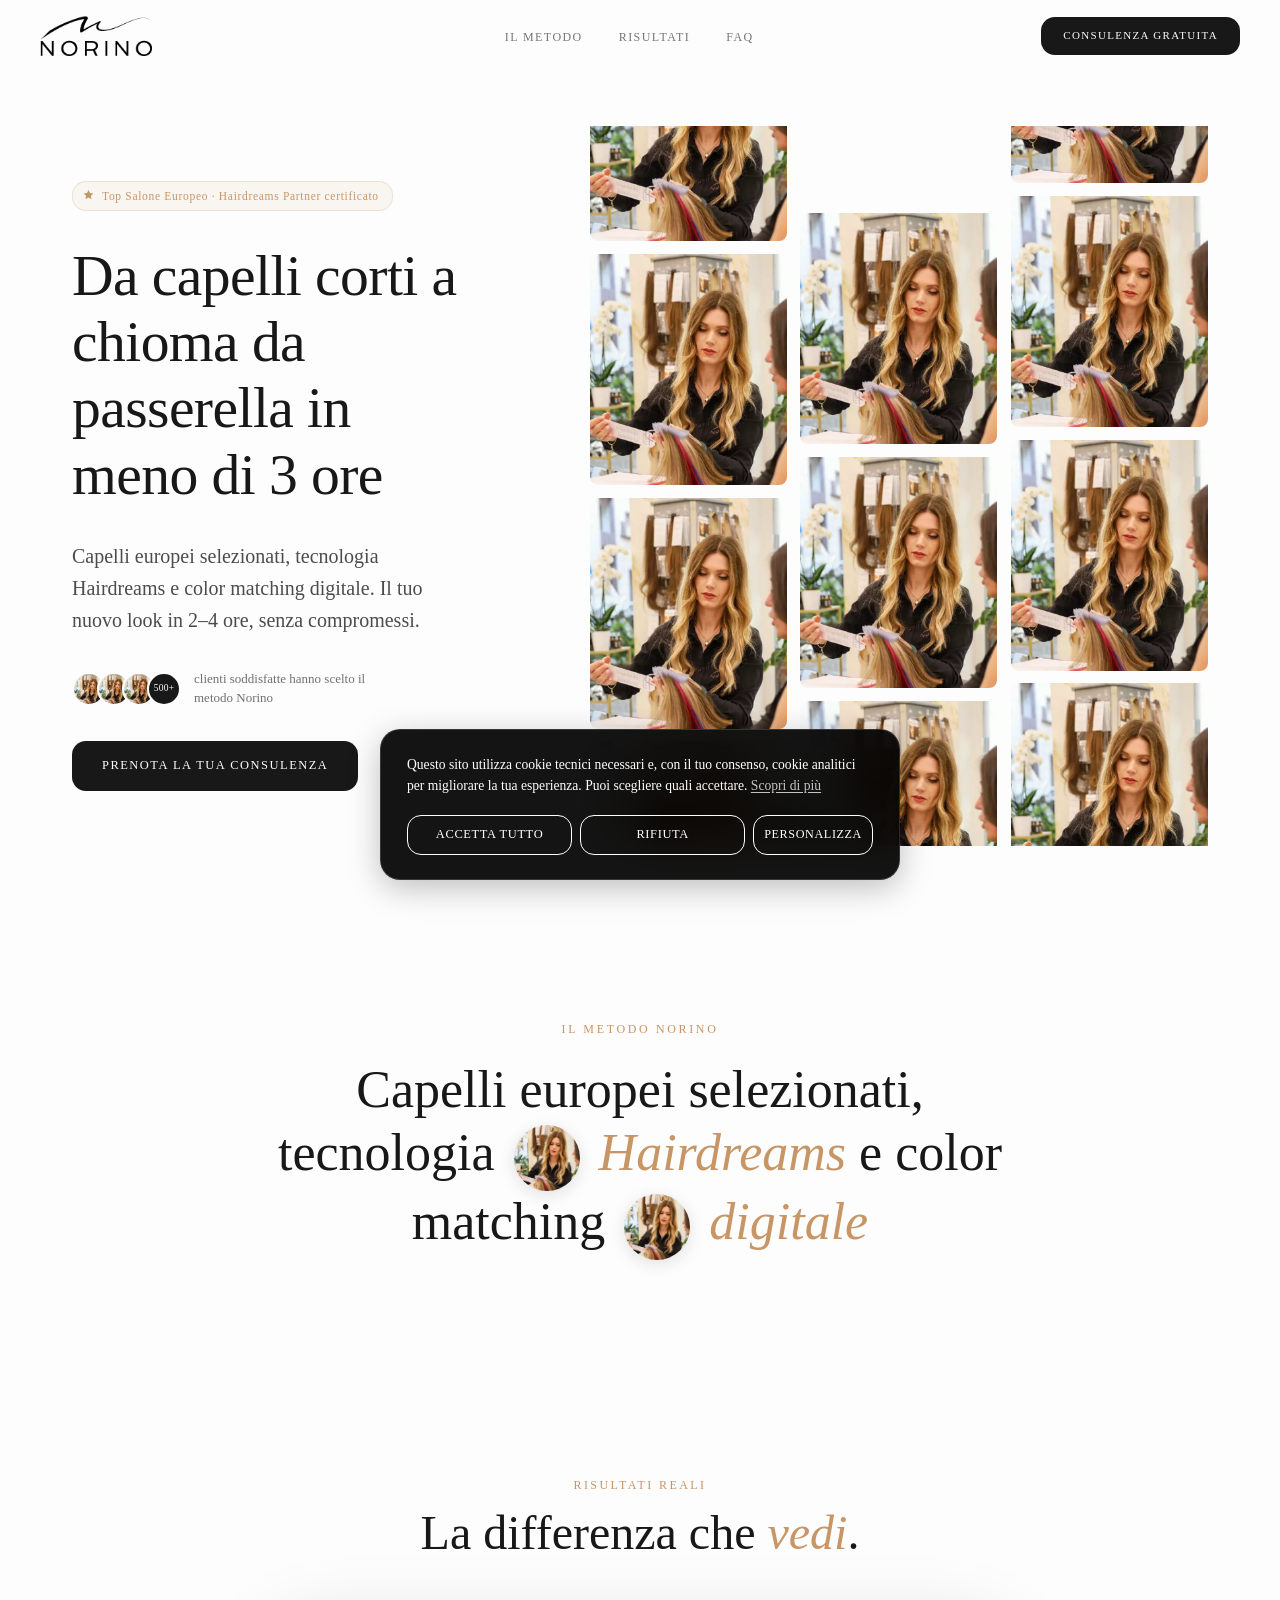
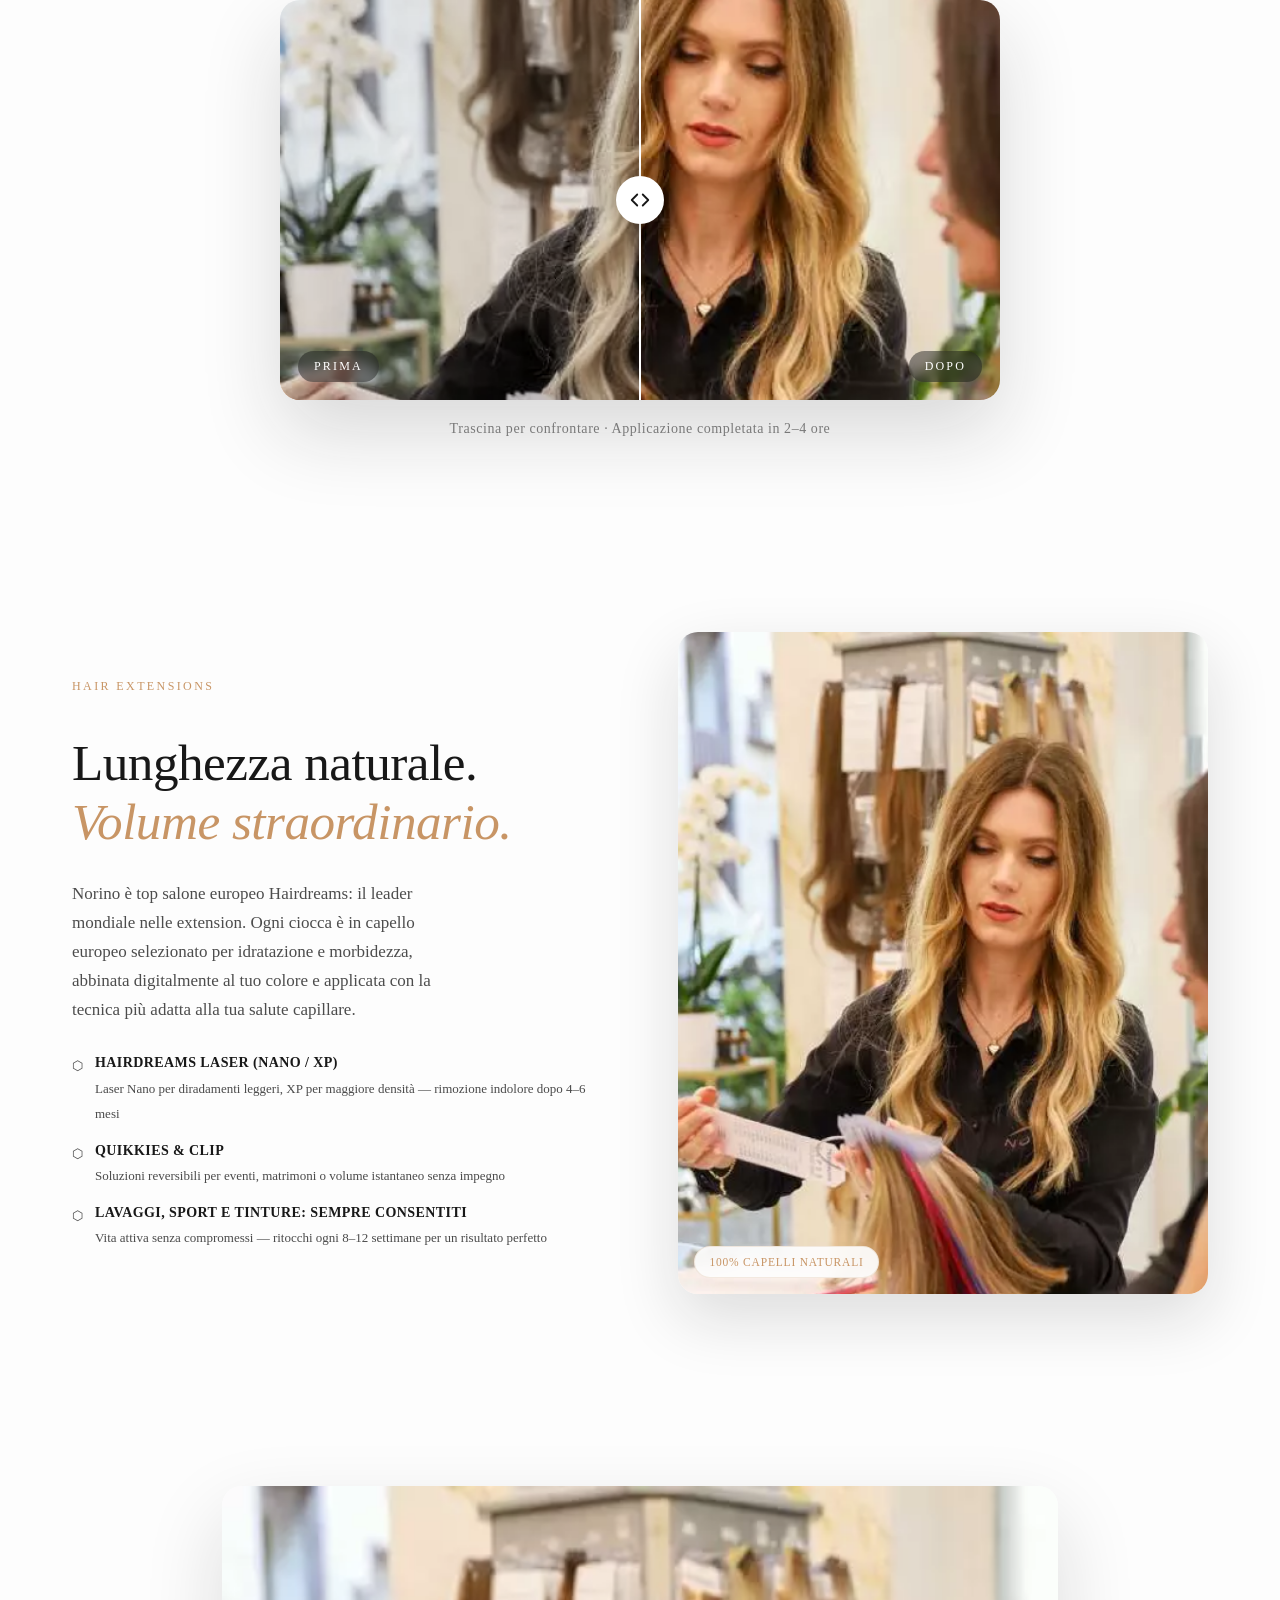
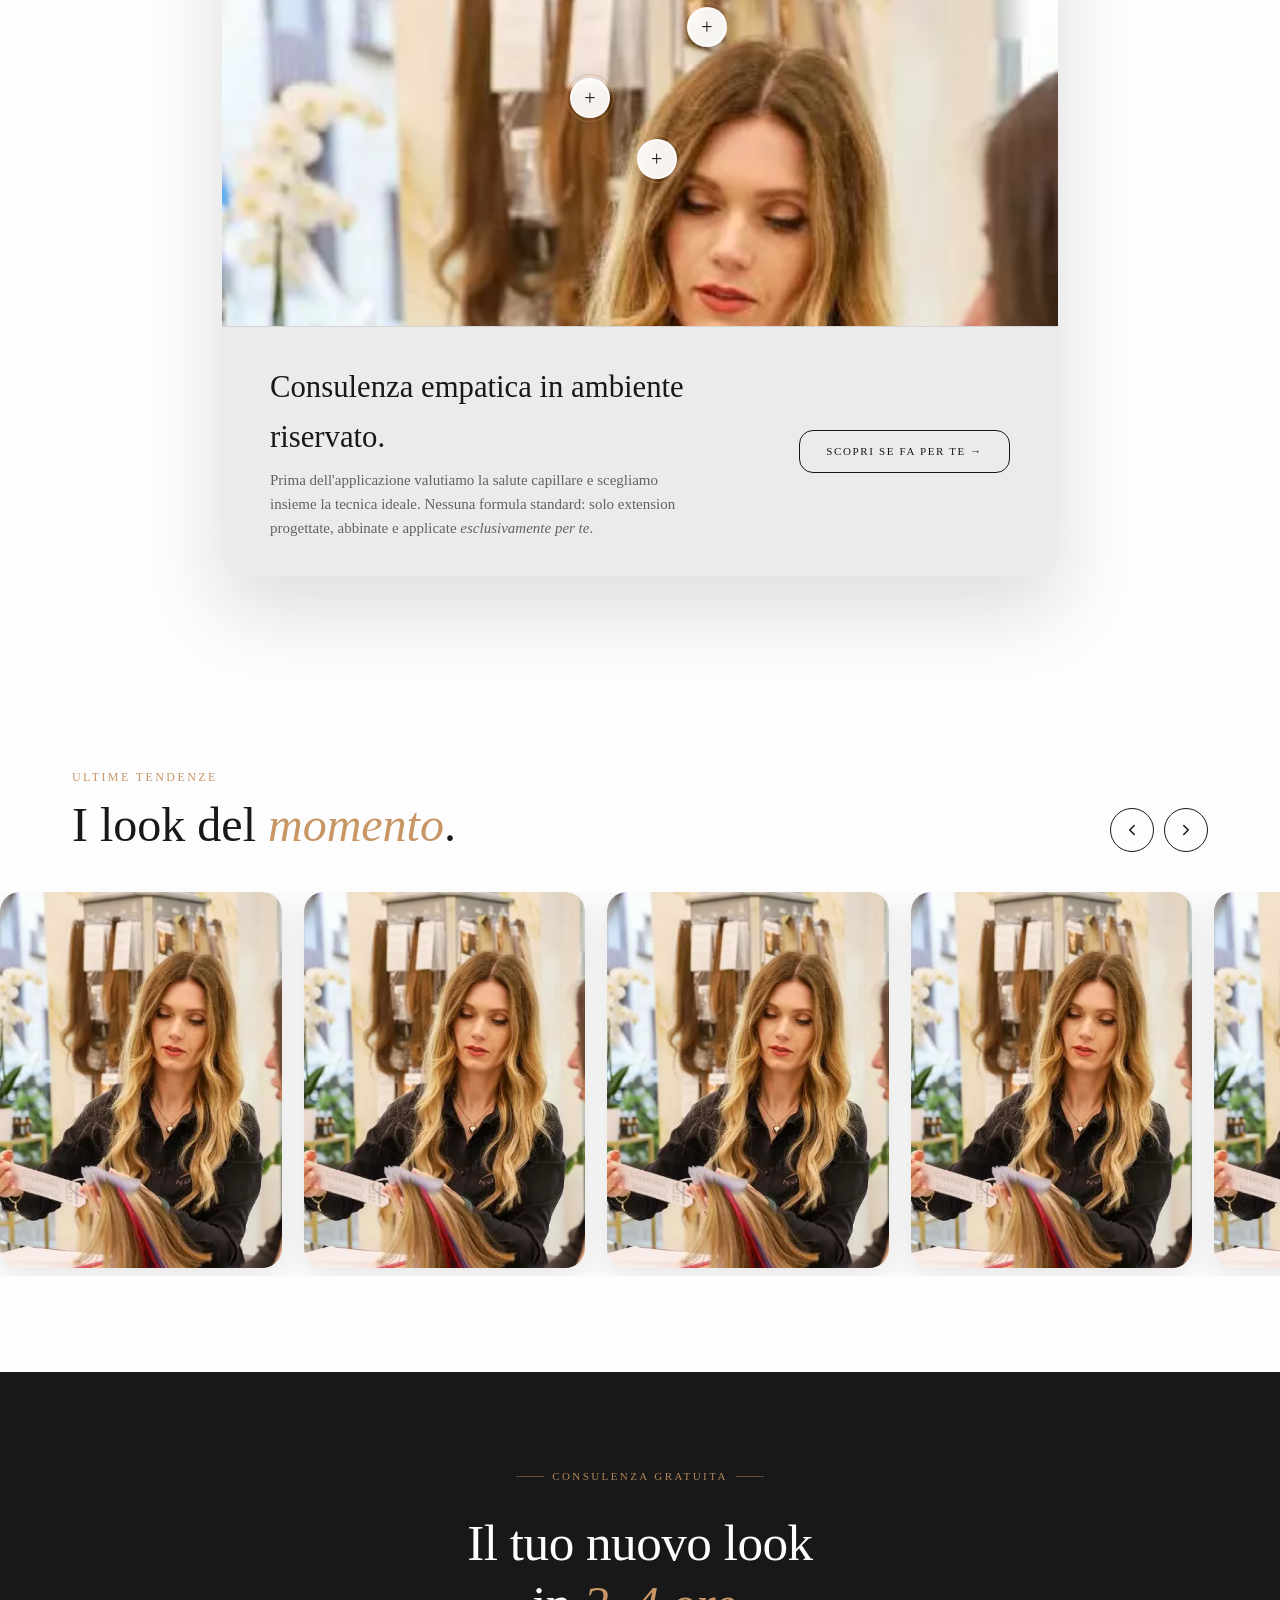
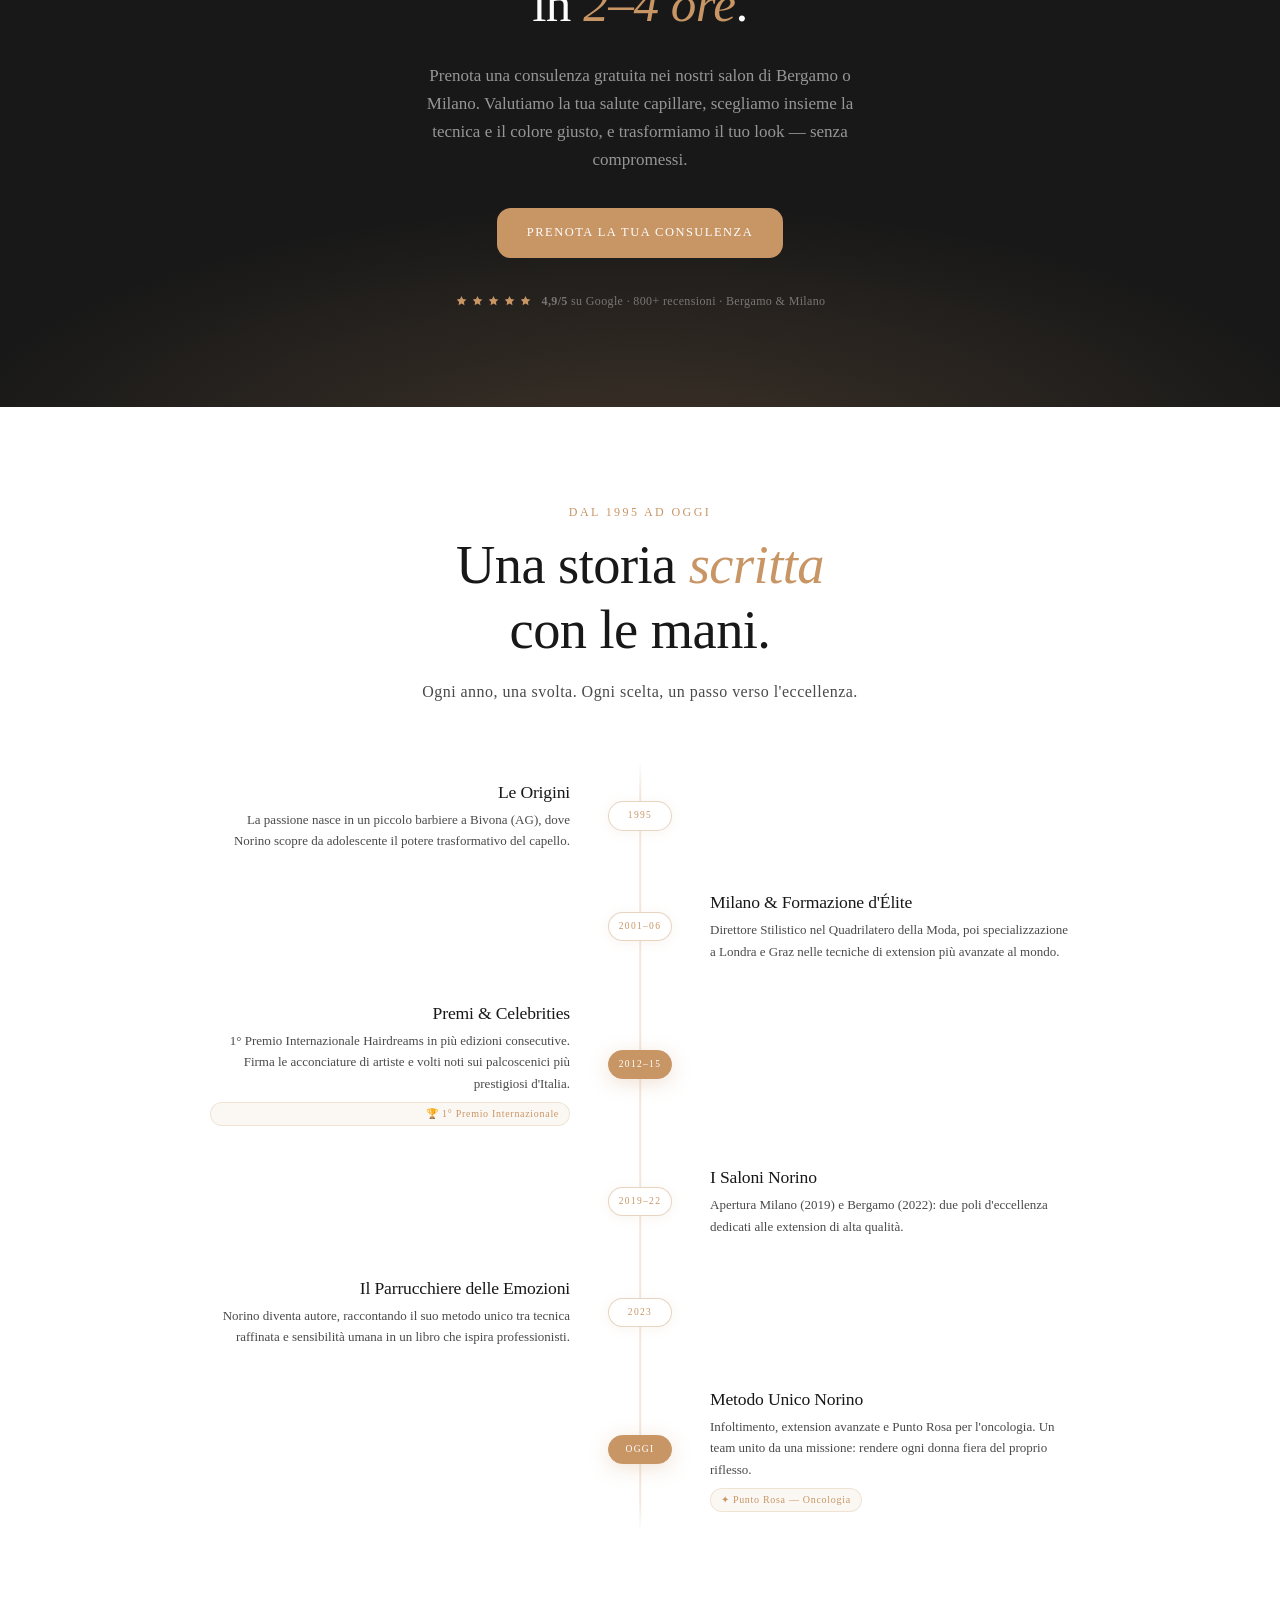
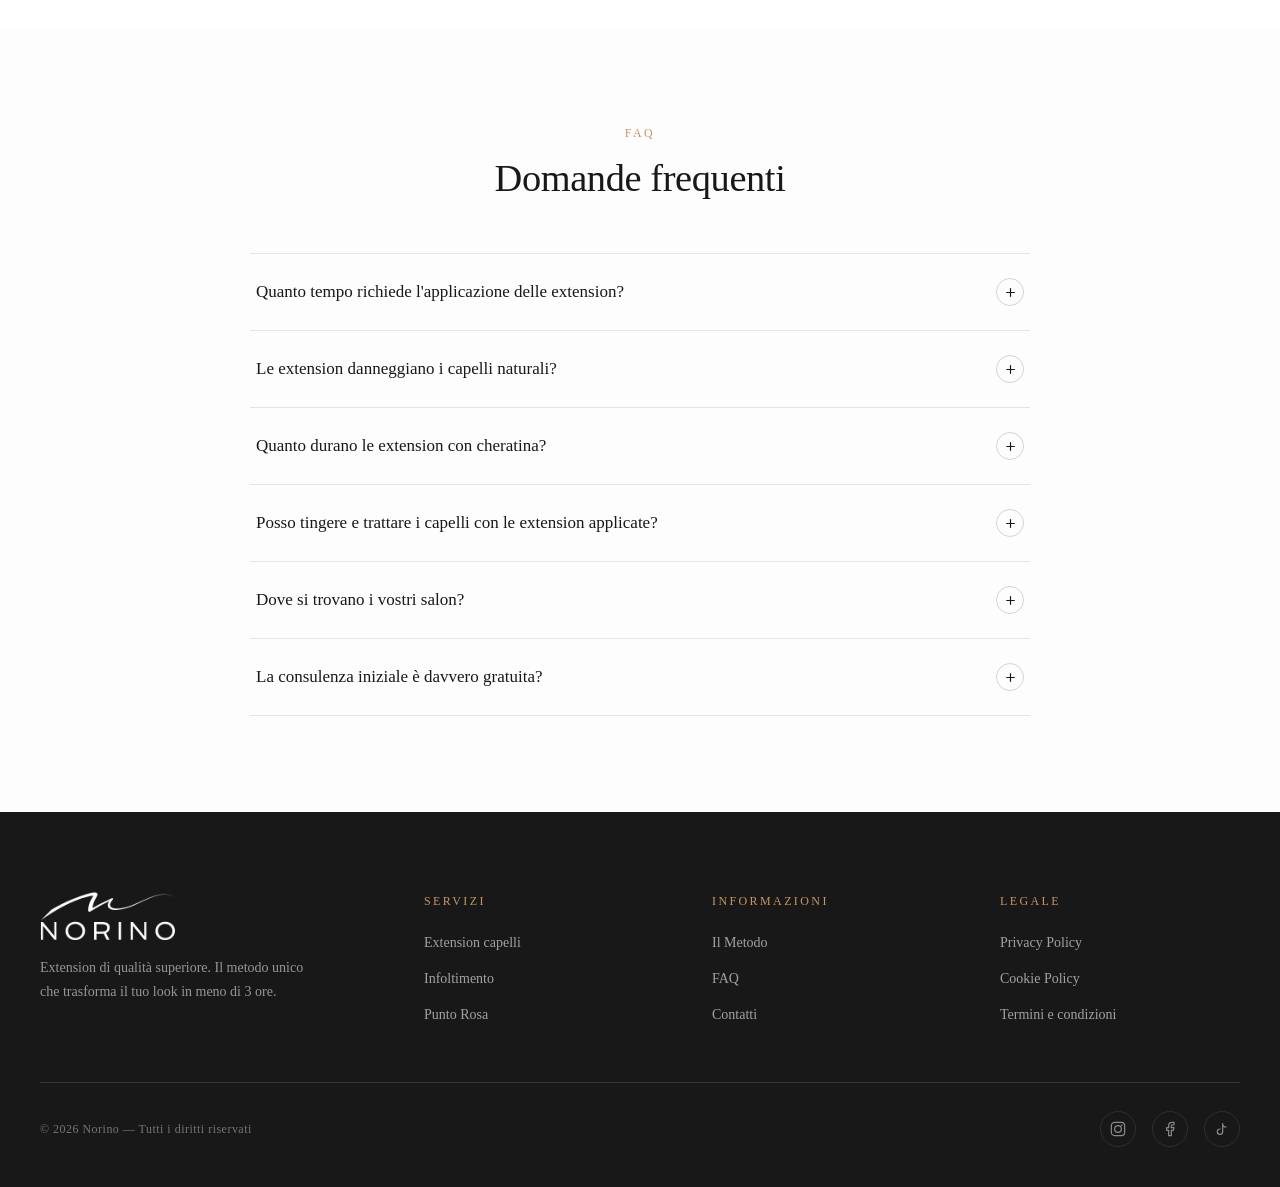
<file: index.html>
<!doctype html>
<html lang="it">
  <head>
    <meta charset="UTF-8" />
    <!-- Google Consent Mode v2 — default (letto da localStorage prima di GTM) -->
    <script>
    window.dataLayer=window.dataLayer||[];
    function gtag(){dataLayer.push(arguments);}
    (function(){
      var c=null;
      try{var r=localStorage.getItem('norino_consent');if(r)c=JSON.parse(r);}catch(e){}
      var a=c&&c.analytics?'granted':'denied';
      var m=c&&c.marketing?'granted':'denied';
      gtag('consent','default',{
        ad_storage:m,
        ad_user_data:m,
        ad_personalization:m,
        analytics_storage:a,
        personalization_storage:m,
        functionality_storage:'granted',
        security_storage:'granted'
      });
    })();
    </script>
    <!-- Google Tag Manager -->
    <script>(function(w,d,s,l,i){w[l]=w[l]||[];w[l].push({'gtm.start':
    new Date().getTime(),event:'gtm.js'});var f=d.getElementsByTagName(s)[0],
    j=d.createElement(s),dl=l!='dataLayer'?'&l='+l:'';j.async=true;j.src=
    'https://www.googletagmanager.com/gtm.js?id='+i+dl;f.parentNode.insertBefore(j,f);
    })(window,document,'script','dataLayer','GTM-5J2RDB59');</script>
    <!-- End Google Tag Manager -->
    <meta name="viewport" content="width=device-width, initial-scale=1" />
    <title>Norino — Hair Extensions</title>
    <meta name="description" content="Scopri il metodo unico Norino: da capelli corti a chioma da passerella in meno di 3 ore." />
    <meta property="og:url" content="https://norino.it/" />
    <meta property="og:title" content="Norino — Hair Extensions" />
    <meta property="og:description" content="Scopri il metodo unico Norino: da capelli corti a chioma da passerella in meno di 3 ore." />
    <meta property="og:type" content="website" />
    <meta property="og:image" content="https://norino.it/img/og-image.jpg" />
    <meta property="twitter:card" content="summary_large_image" />
    <link rel="icon" type="image/png" href="Favicon.png" />
    <link rel="apple-touch-icon" href="Favicon.png" />
    <link rel="stylesheet" href="css/styles.css" />
  </head>

  <body>
    <!-- Google Tag Manager (noscript) -->
    <noscript><iframe src="https://www.googletagmanager.com/ns.html?id=GTM-5J2RDB59"
    height="0" width="0" style="display:none;visibility:hidden"></iframe></noscript>
    <!-- End Google Tag Manager (noscript) -->

    <!-- ═══ NAVBAR ═══ -->
    <nav class="site-nav" id="site-nav" aria-label="Navigazione principale">
      <div class="nav__inner">
        <a href="index.html" class="nav__brand"><img src="img/logonorino.png" alt="Norino" class="nav__logo" /></a>
        <ul class="nav__links">
          <li><a href="#il-metodo">Il Metodo</a></li>
          <li><a href="#risultati">Risultati</a></li>
          <li><a href="#faq">FAQ</a></li>
        </ul>
        <div class="nav__cta">
          <button class="btn btn--dark" data-action="open-consult">Consulenza gratuita</button>
        </div>
      </div>
    </nav>

    <!-- ═══ HERO HEADER ═══ -->
    <header class="hero-header">
      <div class="hero-header__text">
        <div class="hero__award">
          <svg width="13" height="13" viewBox="0 0 24 24" fill="currentColor" aria-hidden="true"><path d="M12 2l2.74 5.56 6.13.89-4.44 4.32 1.05 6.1L12 15.9l-5.48 2.97 1.05-6.1L3.13 8.45l6.13-.89L12 2z"/></svg>
          <span>Top Salone Europeo · Hairdreams Partner certificato</span>
        </div>
        <h1 class="hero-header__title">
          Da capelli corti a<br />chioma da passerella in meno di 3 ore
        </h1>
        <p class="hero-header__sub">
          Capelli europei selezionati, tecnologia Hairdreams e color matching digitale. Il tuo nuovo look in 2–4 ore, senza compromessi.
        </p>
        <div class="hero__social-proof">
          <div class="social-proof__avatars">
            <div class="social-proof__avatar"><img src="/img/NOR%20__%20Hero%20GL.png" alt="" loading="lazy" /></div>
            <div class="social-proof__avatar"><img src="/img/NOR%20__%20Hero%20GL.png" alt="" loading="lazy" /></div>
            <div class="social-proof__avatar"><img src="/img/NOR%20__%20Hero%20GL.png" alt="" loading="lazy" /></div>
            <div class="social-proof__avatar social-proof__avatar--count">500+</div>
          </div>
          <p class="social-proof__text">clienti soddisfatte hanno scelto il metodo Norino</p>
        </div>
        <div class="hero-header__cta">
          <button class="btn btn--dark" data-action="open-consult">Prenota la tua consulenza</button>
        </div>
      </div>

      <!-- Gallery -->
      <div class="hero-header__gallery">
        <div class="hero-header__col">
          <div class="hero-header__img-wrap">
            <img alt="Extension capelli Norino - risultato prima" width="500" height="564"
                 src="/img/NOR%20__%20Hero%20GL.png"
                 sizes="(max-width: 480px) 50vw, (max-width: 900px) 33vw, 20vw" loading="eager" decoding="async" />
          </div>
          <div class="hero-header__img-wrap">
            <img alt="Extension capelli Norino - vista laterale" width="400" height="300"
                 src="/img/NOR%20__%20Hero%20GL.png"
                 sizes="(max-width: 480px) 50vw, (max-width: 900px) 33vw, 20vw" loading="lazy" decoding="async" />
          </div>
          <div class="hero-header__img-wrap">
            <img alt="Extension capelli Norino - dettaglio" width="400" height="300"
                 src="/img/NOR%20__%20Hero%20GL.png"
                 sizes="(max-width: 480px) 50vw, (max-width: 900px) 33vw, 20vw" loading="lazy" decoding="async" />
          </div>
        </div>
        <div class="hero-header__col">
          <div class="hero-header__img-wrap">
            <img alt="Extension capelli Norino - chioma voluminosa" width="500" height="564"
                 src="/img/NOR%20__%20Hero%20GL.png"
                 sizes="(max-width: 480px) 50vw, (max-width: 900px) 33vw, 20vw" loading="lazy" decoding="async" />
          </div>
          <div class="hero-header__img-wrap">
            <img alt="Extension capelli Norino - dettaglio ciocche" width="400" height="300"
                 src="/img/NOR%20__%20Hero%20GL.png"
                 sizes="(max-width: 480px) 50vw, (max-width: 900px) 33vw, 20vw" loading="lazy" decoding="async" />
          </div>
          <div class="hero-header__img-wrap">
            <img alt="Extension capelli Norino - riccio" width="500" height="564"
                 src="/img/NOR%20__%20Hero%20GL.png"
                 sizes="(max-width: 480px) 50vw, (max-width: 900px) 33vw, 20vw" loading="lazy" decoding="async" />
          </div>
        </div>
        <div class="hero-header__col">
          <div class="hero-header__img-wrap">
            <img alt="Extension capelli Norino - mosso naturale" width="500" height="564"
                 src="/img/NOR%20__%20Hero%20GL.png"
                 sizes="(max-width: 480px) 50vw, (max-width: 900px) 33vw, 20vw" loading="lazy" decoding="async" />
          </div>
          <div class="hero-header__img-wrap">
            <img alt="Extension capelli Norino - applicazione" width="400" height="300"
                 src="/img/NOR%20__%20Hero%20GL.png"
                 sizes="(max-width: 480px) 50vw, (max-width: 900px) 33vw, 20vw" loading="lazy" decoding="async" />
          </div>
          <div class="hero-header__img-wrap">
            <img alt="Extension capelli Norino - risultato finale" width="500" height="564"
                 src="/img/NOR%20__%20Hero%20GL.png"
                 sizes="(max-width: 480px) 50vw, (max-width: 900px) 33vw, 20vw" loading="lazy" decoding="async" />
          </div>
        </div>
      </div>
    </header>

    <!-- ═══ BANNER EDITORIALE ═══ -->
    <section class="banner" id="il-metodo" aria-label="Il metodo Norino">
      <span class="banner__label">Il metodo Norino</span>
      <h2 class="banner__title">
        Capelli europei selezionati,
        tecnologia
        <span class="banner__dot">
          <img alt="Hairdreams Norino" width="1920" height="1080"
               src="/img/NOR%20__%20Hero%20GL.png"
               sizes="66px" loading="lazy" decoding="async" />
        </span>
        <em>Hairdreams</em>
        e color matching
        <span class="banner__dot">
          <img alt="Color matching digitale Norino" width="800" height="590"
               src="/img/NOR%20__%20Hero%20GL.png"
               sizes="66px" loading="lazy" decoding="async" />
        </span>
        <em>digitale</em>
      </h2>
    </section>

    <!-- ═══ BEFORE / AFTER SLIDER ═══ -->
    <section class="ba-section" id="risultati" aria-label="Confronto prima e dopo">
      <div class="ba-header">
        <span class="n-eyebrow">Risultati reali</span>
        <h2 class="n-heading">La differenza che <em>vedi</em>.</h2>
      </div>

      <div id="baWrap" class="ba-wrap">
        <img alt="Dopo — chioma con extension Norino" width="1920" height="1080"
             src="/img/NOR%20__%20Hero%20GL.png"
             class="ba-after" sizes="(max-width: 860px) 90vw, 860px" loading="lazy" decoding="async" />
        <div id="baLayer" class="ba-before-layer">
          <img alt="Prima — capelli naturali" width="1920" height="1080"
               src="/img/NOR%20__%20Hero%20GL.png"
               sizes="(max-width: 860px) 90vw, 860px" loading="lazy" decoding="async" />
        </div>
        <div id="baDivider" class="ba-divider"></div>
        <div id="baHandle" class="ba-handle">
          <svg viewBox="0 0 24 24" fill="none" stroke="currentColor" stroke-width="2"
               stroke-linecap="round" stroke-linejoin="round" aria-hidden="true">
            <polyline points="9 18 3 12 9 6"></polyline>
            <polyline points="15 6 21 12 15 18"></polyline>
          </svg>
        </div>
        <div class="ba-label ba-label--prima">Prima</div>
        <div class="ba-label ba-label--dopo">Dopo</div>
      </div>

      <p class="n-caption">Trascina per confrontare · Applicazione completata in 2–4 ore</p>
    </section>

    <!-- ═══ SEZIONE EXTENSION EDITORIALE ═══ -->
    <section class="ext-split" aria-label="Le nostre extension">
      <div class="ext-split__text">
        <span class="n-eyebrow">Hair Extensions</span>
        <h2 class="ext-split__title">
          Lunghezza naturale.<br /><em>Volume straordinario.</em>
        </h2>
        <p class="ext-split__sub">
          Norino è top salone europeo Hairdreams: il leader mondiale nelle extension. Ogni ciocca è in capello europeo selezionato per idratazione e morbidezza, abbinata digitalmente al tuo colore e applicata con la tecnica più adatta alla tua salute capillare.
        </p>
        <ul class="ext-split__features">
          <li>
            <span class="ext-feat__icon">⬡</span>
            <div>
              <strong>Hairdreams Laser (Nano / XP)</strong>
              <span>Laser Nano per diradamenti leggeri, XP per maggiore densità — rimozione indolore dopo 4–6 mesi</span>
            </div>
          </li>
          <li>
            <span class="ext-feat__icon">⬡</span>
            <div>
              <strong>Quikkies &amp; Clip</strong>
              <span>Soluzioni reversibili per eventi, matrimoni o volume istantaneo senza impegno</span>
            </div>
          </li>
          <li>
            <span class="ext-feat__icon">⬡</span>
            <div>
              <strong>Lavaggi, sport e tinture: sempre consentiti</strong>
              <span>Vita attiva senza compromessi — ritocchi ogni 8–12 settimane per un risultato perfetto</span>
            </div>
          </li>
        </ul>
      </div>

      <div class="ext-split__img-wrap">
        <img
          src="/img/NOR%20__%20Hero%20GL.png"
          alt="Extension capelli Norino — risultato naturale"
          width="800" height="1000"
          loading="lazy" decoding="async" />
        <div class="ext-split__tag">100% capelli naturali</div>
      </div>

    </section>

    <!-- ═══ HOTSPOT INTERATTIVO ═══ -->
    <section class="hotspot-section" aria-label="Il servizio Glamour Extension">
      <div class="hotspot-box">
        <div class="hotspot-wrap">
          <img alt="Glamour Extension Norino — dettaglio applicazione" width="1920" height="1080"
               src="/img/NOR%20__%20Hero%20GL.png"
               sizes="(max-width: 640px) 100vw, 90vw" loading="lazy" decoding="async" />

          <button data-pop="pop1" aria-label="Capelli naturali Remy" class="hs-btn" style="top: 32%; left: 58%">+</button>
          <div id="pop1" class="hs-popup" style="top: 10%; left: 62%">
            <button data-close="pop1" class="hs-close" aria-label="Chiudi">✕</button>
            <span class="n-eyebrow">Materia Prima</span>
            <h4 class="n-product-title">Capelli Europei Selezionati</h4>
            <p>Ciocche in capello europeo 100% naturale, selezionate per idratazione, morbidezza e lucentezza. Movimento fluido e integrazione invisibile fin dal primo giorno.</p>
          </div>

          <button data-pop="pop2" aria-label="Tecnica di applicazione" class="hs-btn" style="top: 48%; left: 44%">+</button>
          <div id="pop2" class="hs-popup" style="top: 16%; right: 10%">
            <button data-close="pop2" class="hs-close" aria-label="Chiudi">✕</button>
            <span class="n-eyebrow">Tecnologia</span>
            <h4 class="n-product-title">Hairdreams Laser</h4>
            <p>Tecnica brevettata con ultrasuoni e laser: applicazione precisa, rimozione indolore e zero danni al capello naturale. Durata 4–6 mesi con ritocchi ogni 8–12 settimane.</p>
          </div>

          <button data-pop="pop3" aria-label="Color matching personalizzato" class="hs-btn" style="top: 62%; left: 52%">+</button>
          <div id="pop3" class="hs-popup" style="top: 36%; left: 55%">
            <button data-close="pop3" class="hs-close" aria-label="Chiudi">✕</button>
            <span class="n-eyebrow">Personalizzazione</span>
            <h4 class="n-product-title">Color Matching Digitale</h4>
            <p>Il colore viene abbinato digitalmente alla tua tonalità esatta e customizzato prima dell'applicazione. Risultato naturale garantito per eventi, matrimoni o uso quotidiano.</p>
          </div>

          <div id="hsOverlay" class="hs-overlay"></div>
        </div>

        <div class="hotspot-bar">
          <div class="hotspot-bar__text">
            <h3 class="n-subheading">Consulenza empatica in ambiente riservato.</h3>
            <p>Prima dell'applicazione valutiamo la salute capillare e scegliamo insieme la tecnica ideale. Nessuna formula standard: solo extension progettate, abbinate e applicate <em>esclusivamente per te</em>.</p>
          </div>
          <button class="btn" data-action="open-consult">Scopri se fa per te →</button>
        </div>
      </div>
    </section>

    <!-- ═══ TRENDS SLIDER ═══ -->
    <section class="trends" id="tendenze" aria-label="Ultime tendenze">
      <div class="trends__header">
        <div>
          <span class="n-eyebrow">Ultime tendenze</span>
          <h2 class="n-heading">I look del <em>momento</em>.</h2>
        </div>
        <div class="trends__nav">
          <button class="trends__arrow" id="trendPrev" aria-label="Precedente">
            <svg width="18" height="18" viewBox="0 0 24 24" fill="none" stroke="currentColor" stroke-width="2" stroke-linecap="round" stroke-linejoin="round"><polyline points="15 18 9 12 15 6"/></svg>
          </button>
          <button class="trends__arrow" id="trendNext" aria-label="Successivo">
            <svg width="18" height="18" viewBox="0 0 24 24" fill="none" stroke="currentColor" stroke-width="2" stroke-linecap="round" stroke-linejoin="round"><polyline points="9 6 15 12 9 18"/></svg>
          </button>
        </div>
      </div>

      <div class="trends__track" id="trendsTrack">
        <div class="trends__card">
          <img alt="Trend — extension bionde lunghe" loading="lazy" decoding="async"
               src="/img/NOR%20__%20Hero%20GL.png" />
        </div>
        <div class="trends__card">
          <img alt="Trend — chioma voluminosa castana" loading="lazy" decoding="async"
               src="/img/NOR%20__%20Hero%20GL.png" />
        </div>
        <div class="trends__card">
          <img alt="Trend — riccio naturale" loading="lazy" decoding="async"
               src="/img/NOR%20__%20Hero%20GL.png" />
        </div>
        <div class="trends__card">
          <img alt="Trend — extension lisce dettaglio" loading="lazy" decoding="async"
               src="/img/NOR%20__%20Hero%20GL.png" />
        </div>
        <div class="trends__card">
          <img alt="Trend — look da passerella" loading="lazy" decoding="async"
               src="/img/NOR%20__%20Hero%20GL.png" />
        </div>
        <div class="trends__card">
          <img alt="Trend — styling finale" loading="lazy" decoding="async"
               src="/img/NOR%20__%20Hero%20GL.png" />
        </div>
      </div>
    </section>

    <!-- ═══ CTA FINALE ═══ -->
    <section class="cta-final" aria-label="Prenota una consulenza">
      <div class="cta-final__inner">
        <span class="cta-final__eyebrow">Consulenza Gratuita</span>
        <h2 class="cta-final__title">
          Il tuo nuovo look<br />
          in <em>2–4 ore</em>.
        </h2>
        <p class="cta-final__sub">
          Prenota una consulenza gratuita nei nostri salon di Bergamo o Milano. Valutiamo la tua salute capillare, scegliamo insieme la tecnica e il colore giusto, e trasformiamo il tuo look — senza compromessi.
        </p>
        <div class="cta-final__actions">
          <button class="btn btn--terra" data-action="open-consult">Prenota la tua consulenza</button>
        </div>
        <div class="cta-final__proof">
          <div class="cta-final__stars">
            <svg width="13" height="13" viewBox="0 0 24 24" fill="currentColor" aria-hidden="true"><path d="M12 2l2.74 5.56 6.13.89-4.44 4.32 1.05 6.1L12 15.9l-5.48 2.97 1.05-6.1L3.13 8.45l6.13-.89L12 2z"/></svg>
            <svg width="13" height="13" viewBox="0 0 24 24" fill="currentColor" aria-hidden="true"><path d="M12 2l2.74 5.56 6.13.89-4.44 4.32 1.05 6.1L12 15.9l-5.48 2.97 1.05-6.1L3.13 8.45l6.13-.89L12 2z"/></svg>
            <svg width="13" height="13" viewBox="0 0 24 24" fill="currentColor" aria-hidden="true"><path d="M12 2l2.74 5.56 6.13.89-4.44 4.32 1.05 6.1L12 15.9l-5.48 2.97 1.05-6.1L3.13 8.45l6.13-.89L12 2z"/></svg>
            <svg width="13" height="13" viewBox="0 0 24 24" fill="currentColor" aria-hidden="true"><path d="M12 2l2.74 5.56 6.13.89-4.44 4.32 1.05 6.1L12 15.9l-5.48 2.97 1.05-6.1L3.13 8.45l6.13-.89L12 2z"/></svg>
            <svg width="13" height="13" viewBox="0 0 24 24" fill="currentColor" aria-hidden="true"><path d="M12 2l2.74 5.56 6.13.89-4.44 4.32 1.05 6.1L12 15.9l-5.48 2.97 1.05-6.1L3.13 8.45l6.13-.89L12 2z"/></svg>
          </div>
          <span class="cta-final__proof-text"><strong>4,9/5</strong> su Google &middot; 800+ recensioni &middot; Bergamo &amp; Milano</span>
        </div>
      </div>
    </section>

    <!-- ═══ TIMELINE ═══ -->
    <section class="tl-section" id="storia" aria-label="La storia di Norino">
      <div class="tl-section__inner">

        <div class="tl-header">
          <span class="n-eyebrow">Dal 1995 ad oggi</span>
          <h2 class="tl-header__title">Una storia <em>scritta</em><br />con le mani.</h2>
          <p class="tl-header__sub">Ogni anno, una svolta. Ogni scelta, un passo verso l'eccellenza.</p>
        </div>

        <div class="tl-track">
          <div class="tl-line" aria-hidden="true"></div>

          <!-- 1 LEFT -->
          <div class="tl-item tl-item--left">
            <div class="tl-half">
              <div class="tl-body">
                <span class="tl-body__year">1995</span>
                <h3 class="tl-title">Le Origini</h3>
                <p class="tl-text">La passione nasce in un piccolo barbiere a Bivona (AG), dove Norino scopre da adolescente il potere trasformativo del capello.</p>
              </div>
            </div>
            <div class="tl-node"><div class="tl-node__pill"><span>1995</span></div></div>
            <div class="tl-half tl-half--ghost"></div>
          </div>

          <!-- 2 RIGHT -->
          <div class="tl-item tl-item--right">
            <div class="tl-half tl-half--ghost"></div>
            <div class="tl-node"><div class="tl-node__pill"><span>2001–06</span></div></div>
            <div class="tl-half">
              <div class="tl-body">
                <span class="tl-body__year">2001 · 2006</span>
                <h3 class="tl-title">Milano & Formazione d'Élite</h3>
                <p class="tl-text">Direttore Stilistico nel Quadrilatero della Moda, poi specializzazione a Londra e Graz nelle tecniche di extension più avanzate al mondo.</p>
              </div>
            </div>
          </div>

          <!-- 3 LEFT featured -->
          <div class="tl-item tl-item--left tl-item--featured">
            <div class="tl-half">
              <div class="tl-body">
                <span class="tl-body__year">2012 · 2015</span>
                <h3 class="tl-title">Premi & Celebrities</h3>
                <p class="tl-text">1° Premio Internazionale Hairdreams in più edizioni consecutive. Firma le acconciature di artiste e volti noti sui palcoscenici più prestigiosi d'Italia.</p>
                <span class="tl-badge">🏆 1° Premio Internazionale</span>
              </div>
            </div>
            <div class="tl-node"><div class="tl-node__pill"><span>2012–15</span></div></div>
            <div class="tl-half tl-half--ghost"></div>
          </div>

          <!-- 4 RIGHT -->
          <div class="tl-item tl-item--right">
            <div class="tl-half tl-half--ghost"></div>
            <div class="tl-node"><div class="tl-node__pill"><span>2019–22</span></div></div>
            <div class="tl-half">
              <div class="tl-body">
                <span class="tl-body__year">2019 · 2022</span>
                <h3 class="tl-title">I Saloni Norino</h3>
                <p class="tl-text">Apertura Milano (2019) e Bergamo (2022): due poli d'eccellenza dedicati alle extension di alta qualità.</p>
              </div>
            </div>
          </div>

          <!-- 5 LEFT -->
          <div class="tl-item tl-item--left">
            <div class="tl-half">
              <div class="tl-body">
                <span class="tl-body__year">2023</span>
                <h3 class="tl-title">Il Parrucchiere delle Emozioni</h3>
                <p class="tl-text">Norino diventa autore, raccontando il suo metodo unico tra tecnica raffinata e sensibilità umana in un libro che ispira professionisti.</p>
              </div>
            </div>
            <div class="tl-node"><div class="tl-node__pill"><span>2023</span></div></div>
            <div class="tl-half tl-half--ghost"></div>
          </div>

          <!-- 6 RIGHT featured -->
          <div class="tl-item tl-item--right tl-item--featured">
            <div class="tl-half tl-half--ghost"></div>
            <div class="tl-node"><div class="tl-node__pill"><span>Oggi</span></div></div>
            <div class="tl-half">
              <div class="tl-body">
                <span class="tl-body__year">Oggi</span>
                <h3 class="tl-title">Metodo Unico Norino</h3>
                <p class="tl-text">Infoltimento, extension avanzate e Punto Rosa per l'oncologia. Un team unito da una missione: rendere ogni donna fiera del proprio riflesso.</p>
                <span class="tl-badge">✦ Punto Rosa — Oncologia</span>
              </div>
            </div>
          </div>

        </div>
      </div>
    </section>

    <!-- ═══ FAQ ═══ -->
    <section class="faq-section" id="faq" aria-label="Domande frequenti">
      <div class="faq-section__inner">
        <div class="faq-section__header">
          <span class="n-eyebrow">FAQ</span>
          <h2 class="faq-section__title">Domande frequenti</h2>
        </div>
        <div class="faq-list" id="faqList">

          <div class="faq-item">
            <button class="faq-item__btn" aria-expanded="false">
              <span class="faq-item__q">Quanto tempo richiede l'applicazione delle extension?</span>
              <span class="faq-item__icon" aria-hidden="true"><svg width="13" height="13" viewBox="0 0 24 24" fill="none" stroke="currentColor" stroke-width="2.2" stroke-linecap="round"><line x1="12" y1="5" x2="12" y2="19"/><line x1="5" y1="12" x2="19" y2="12"/></svg></span>
            </button>
            <div class="faq-item__body"><div class="faq-item__body-inner">
              <p class="faq-item__a">Il servizio completo si esegue in circa 2–3 ore, a seconda del volume e della lunghezza desiderati. Ti consigliamo di prenotare una consulenza preliminare gratuita dove valutiamo insieme il risultato ideale per il tuo tipo di capello.</p>
            </div></div>
          </div>

          <div class="faq-item">
            <button class="faq-item__btn" aria-expanded="false">
              <span class="faq-item__q">Le extension danneggiano i capelli naturali?</span>
              <span class="faq-item__icon" aria-hidden="true"><svg width="13" height="13" viewBox="0 0 24 24" fill="none" stroke="currentColor" stroke-width="2.2" stroke-linecap="round"><line x1="12" y1="5" x2="12" y2="19"/><line x1="5" y1="12" x2="19" y2="12"/></svg></span>
            </button>
            <div class="faq-item__body"><div class="faq-item__body-inner">
              <p class="faq-item__a">Con il metodo Norino no. Utilizziamo cheratina di alta qualità e tecniche a bassa tensione che rispettano la struttura del capello naturale. Seguendo la corretta manutenzione, i tuoi capelli resteranno sani e forti.</p>
            </div></div>
          </div>

          <div class="faq-item">
            <button class="faq-item__btn" aria-expanded="false">
              <span class="faq-item__q">Quanto durano le extension con cheratina?</span>
              <span class="faq-item__icon" aria-hidden="true"><svg width="13" height="13" viewBox="0 0 24 24" fill="none" stroke="currentColor" stroke-width="2.2" stroke-linecap="round"><line x1="12" y1="5" x2="12" y2="19"/><line x1="5" y1="12" x2="19" y2="12"/></svg></span>
            </button>
            <div class="faq-item__body"><div class="faq-item__body-inner">
              <p class="faq-item__a">In media 4–6 mesi con una corretta cura domiciliare. Raccomandiamo una seduta di manutenzione ogni 2–3 mesi per mantenere il posizionamento ottimale man mano che i capelli crescono.</p>
            </div></div>
          </div>

          <div class="faq-item">
            <button class="faq-item__btn" aria-expanded="false">
              <span class="faq-item__q">Posso tingere e trattare i capelli con le extension applicate?</span>
              <span class="faq-item__icon" aria-hidden="true"><svg width="13" height="13" viewBox="0 0 24 24" fill="none" stroke="currentColor" stroke-width="2.2" stroke-linecap="round"><line x1="12" y1="5" x2="12" y2="19"/><line x1="5" y1="12" x2="19" y2="12"/></svg></span>
            </button>
            <div class="faq-item__body"><div class="faq-item__body-inner">
              <p class="faq-item__a">È possibile colorare le extension, ma sempre previo consulto con i nostri specialisti. Trattamenti chimici aggressivi (come le decolorazioni intense) possono stressare il legame alla cheratina. Il nostro team saprà guidarti verso la soluzione più sicura.</p>
            </div></div>
          </div>

          <div class="faq-item">
            <button class="faq-item__btn" aria-expanded="false">
              <span class="faq-item__q">Dove si trovano i vostri salon?</span>
              <span class="faq-item__icon" aria-hidden="true"><svg width="13" height="13" viewBox="0 0 24 24" fill="none" stroke="currentColor" stroke-width="2.2" stroke-linecap="round"><line x1="12" y1="5" x2="12" y2="19"/><line x1="5" y1="12" x2="19" y2="12"/></svg></span>
            </button>
            <div class="faq-item__body"><div class="faq-item__body-inner">
              <p class="faq-item__a">Siamo presenti a <strong>Bergamo</strong> (centro storico) e a <strong>Milano</strong> (zona Brera). Puoi scegliere la sede più comoda al momento della prenotazione della consulenza gratuita.</p>
            </div></div>
          </div>

          <div class="faq-item">
            <button class="faq-item__btn" aria-expanded="false">
              <span class="faq-item__q">La consulenza iniziale è davvero gratuita?</span>
              <span class="faq-item__icon" aria-hidden="true"><svg width="13" height="13" viewBox="0 0 24 24" fill="none" stroke="currentColor" stroke-width="2.2" stroke-linecap="round"><line x1="12" y1="5" x2="12" y2="19"/><line x1="5" y1="12" x2="19" y2="12"/></svg></span>
            </button>
            <div class="faq-item__body"><div class="faq-item__body-inner">
              <p class="faq-item__a">Sì, completamente gratuita e senza impegno. Durante la consulenza analizziamo il tuo capello, discutiamo il look che desideri e ti presentiamo un preventivo personalizzato. Non c'è nessun obbligo di prenotare il servizio.</p>
            </div></div>
          </div>

        </div>
      </div>
    </section>

    <!-- ═══ FOOTER ═══ -->
    <footer class="site-footer" id="contatti">
      <div class="footer__inner">
        <div class="footer__brand">
          <div class="footer__brand-name"><img src="img/logonorino.png" alt="Norino" class="footer__logo" /></div>
          <p>Extension di qualità superiore. Il metodo unico che trasforma il tuo look in meno di 3 ore.</p>
        </div>
        <div class="footer__col">
          <h4>Servizi</h4>
          <ul>
            <li><a href="index.html">Extension capelli</a></li>
            <li><a href="diradamento.html">Infoltimento</a></li>
            <li><a href="punto-rosa.html">Punto Rosa</a></li>
          </ul>
        </div>
        <div class="footer__col">
          <h4>Informazioni</h4>
          <ul>
            <li><a href="#il-metodo">Il Metodo</a></li>
            <li><a href="#faq">FAQ</a></li>
            <li><a href="#contatti">Contatti</a></li>
          </ul>
        </div>
        <div class="footer__col">
          <h4>Legale</h4>
          <ul>
            <li><a href="privacy-policy.html">Privacy Policy</a></li>
            <li><a href="cookie-policy.html">Cookie Policy</a></li>
            <li><a href="termini.html">Termini e condizioni</a></li>
          </ul>
        </div>
      </div>
      <div class="footer__bottom">
        <span class="footer__copy">&copy; 2026 Norino — Tutti i diritti riservati</span>
        <div class="footer__socials">
          <a href="#" aria-label="Instagram">
            <svg width="16" height="16" viewBox="0 0 24 24" fill="none" stroke="currentColor" stroke-width="1.8" stroke-linecap="round" stroke-linejoin="round"><rect x="2" y="2" width="20" height="20" rx="5"/><circle cx="12" cy="12" r="5"/><circle cx="17.5" cy="6.5" r="1.2" fill="currentColor" stroke="none"/></svg>
          </a>
          <a href="#" aria-label="Facebook">
            <svg width="16" height="16" viewBox="0 0 24 24" fill="none" stroke="currentColor" stroke-width="1.8" stroke-linecap="round" stroke-linejoin="round"><path d="M18 2h-3a5 5 0 0 0-5 5v3H7v4h3v8h4v-8h3l1-4h-4V7a1 1 0 0 1 1-1h3z"/></svg>
          </a>
          <a href="#" aria-label="TikTok">
            <svg width="16" height="16" viewBox="0 0 24 24" fill="none" stroke="currentColor" stroke-width="1.8" stroke-linecap="round" stroke-linejoin="round"><path d="M9 12a4 4 0 1 0 4 4V4a5 5 0 0 0 5 5"/></svg>
          </a>
        </div>
      </div>
    </footer>

    <!-- ═══ STICKY CTA — mobile ═══ -->
    <div class="sticky-cta">
      <button class="btn btn--dark" data-action="open-consult">Prenota una consulenza gratuita</button>
    </div>

    <!-- ═══ POPUP CONSULENZA — multi-step ═══ -->
    <div class="consult-overlay" id="consultOverlay" role="dialog" aria-modal="true" aria-labelledby="consultTitle">
      <div class="consult-modal">
        <button class="consult-modal__close" data-action="close-consult" aria-label="Chiudi">✕</button>

        <div class="consult-progress">
          <div class="consult-progress__dot active" data-step-dot="1"></div>
          <div class="consult-progress__dot" data-step-dot="2"></div>
          <div class="consult-progress__dot" data-step-dot="3"></div>
        </div>

        <span class="consult-modal__eyebrow" id="consultEyebrow">Passo 1 di 3</span>
        <h2 class="consult-modal__title" id="consultTitle">Scegli il salone.</h2>
        <p class="consult-modal__sub" id="consultSub">Seleziona la sede più vicina a te.</p>

        <form id="consult-form" novalidate>

          <!-- Step 1: Salone -->
          <div class="consult-step active" data-step="1">
            <div class="consult-salon-grid">
              <button type="button" class="consult-salon-card" data-salon="bergamo" data-action="select-salon">
                <div class="consult-salon-card__icon">
                  <svg width="17" height="17" viewBox="0 0 24 24" fill="none" stroke="currentColor" stroke-width="1.8" stroke-linecap="round" stroke-linejoin="round" aria-hidden="true"><path d="M21 10c0 7-9 13-9 13s-9-6-9-13a9 9 0 0 1 18 0z"/><circle cx="12" cy="10" r="3"/></svg>
                </div>
                <strong>Bergamo</strong>
                <span>Centro storico</span>
              </button>
              <button type="button" class="consult-salon-card" data-salon="milano" data-action="select-salon">
                <div class="consult-salon-card__icon">
                  <svg width="17" height="17" viewBox="0 0 24 24" fill="none" stroke="currentColor" stroke-width="1.8" stroke-linecap="round" stroke-linejoin="round" aria-hidden="true"><path d="M21 10c0 7-9 13-9 13s-9-6-9-13a9 9 0 0 1 18 0z"/><circle cx="12" cy="10" r="3"/></svg>
                </div>
                <strong>Milano</strong>
                <span>Zona Brera</span>
              </button>
            </div>
            <input type="hidden" id="cf-salon" name="salone" />
          </div>

          <!-- Step 2: Dati personali -->
          <div class="consult-step" data-step="2">
            <div class="consult-form__row">
              <div class="consult-form__field">
                <label for="cf-nome">Nome <span>✱</span></label>
                <input type="text" id="cf-nome" name="nome" placeholder="Nome" autocomplete="given-name" />
              </div>
              <div class="consult-form__field">
                <label for="cf-cognome">Cognome <span>✱</span></label>
                <input type="text" id="cf-cognome" name="cognome" placeholder="Cognome" autocomplete="family-name" />
              </div>
            </div>
            <div class="consult-form__field">
              <label for="cf-tel">Telefono <span>✱</span></label>
              <input type="tel" id="cf-tel" name="telefono" placeholder="+39 000 000 0000" autocomplete="tel" />
            </div>
            <div class="consult-form__field">
              <label for="cf-email">Email <span>✱</span></label>
              <input type="email" id="cf-email" name="email" placeholder="nome@email.com" autocomplete="email" />
            </div>
            <div class="consult-step-actions">
              <button type="button" class="consult-nav-back" data-action="consult-step" data-step="1">← Indietro</button>
              <button type="button" class="consult-nav-next" data-action="consult-step" data-step="3">Continua →</button>
            </div>
          </div>

          <!-- Step 3: Consensi -->
          <div class="consult-step" data-step="3">
            <span class="consult-form__check-group-label">Privacy <span>✱</span></span>
            <div class="consult-form__check">
              <input type="checkbox" id="cf-privacy" name="privacy" />
              <label for="cf-privacy">Acconsento al trattamento dei miei dati e dichiaro di aver preso visione dell'<a href="privacy-policy.html">informativa privacy</a></label>
            </div>
            <span class="consult-form__check-group-label">Marketing <span>✱</span></span>
            <div class="consult-form__check">
              <input type="checkbox" id="cf-marketing" name="marketing" />
              <label for="cf-marketing">Acconsento al trattamento dei miei dati personali per finalità di marketing e per ricevere informazioni sulle promozioni</label>
            </div>
            <div class="consult-step-actions">
              <button type="button" class="consult-nav-back" data-action="consult-step" data-step="2">← Indietro</button>
              <button type="submit" class="consult-form__submit">Prenota ora →</button>
            </div>
          </div>

        </form>
      </div>
    </div>

    <script src="js/main.js" defer></script>
    <script src="js/cookie-consent.js" defer></script>
  </body>
</html>
</file>
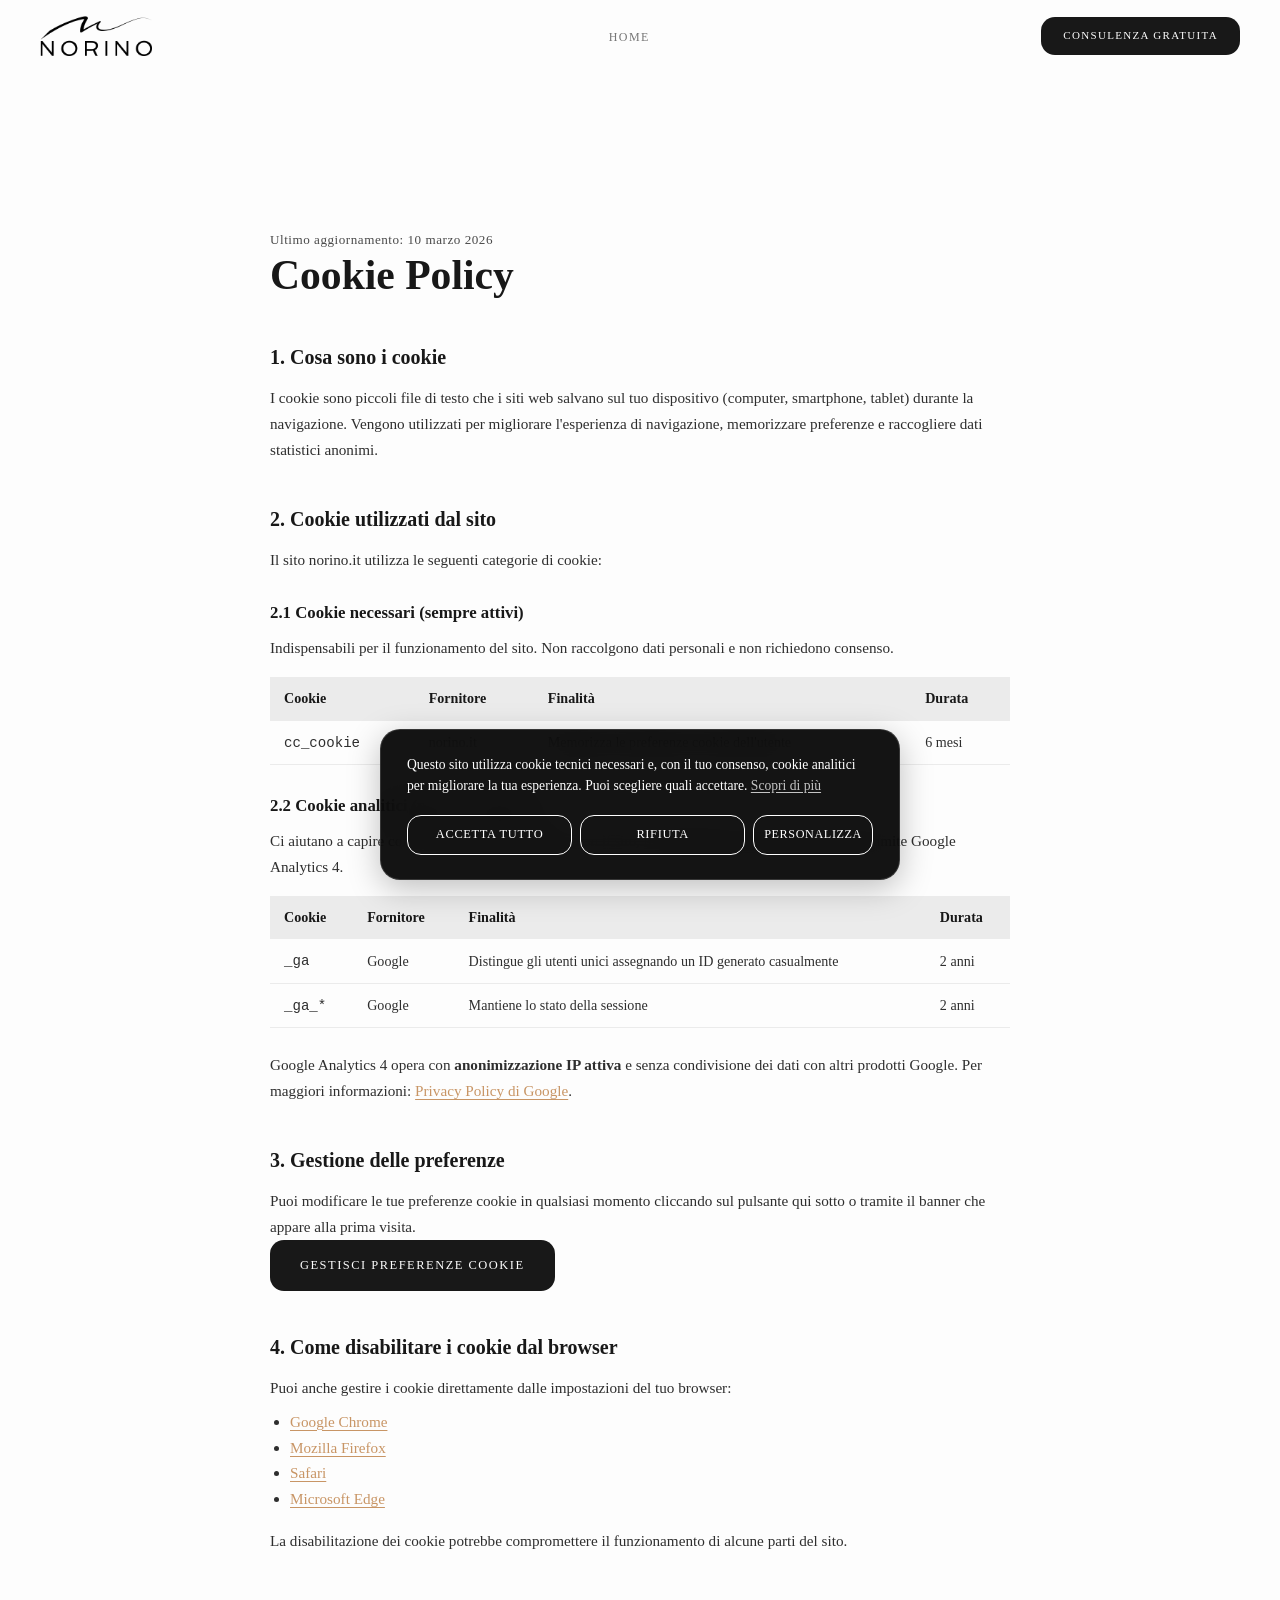
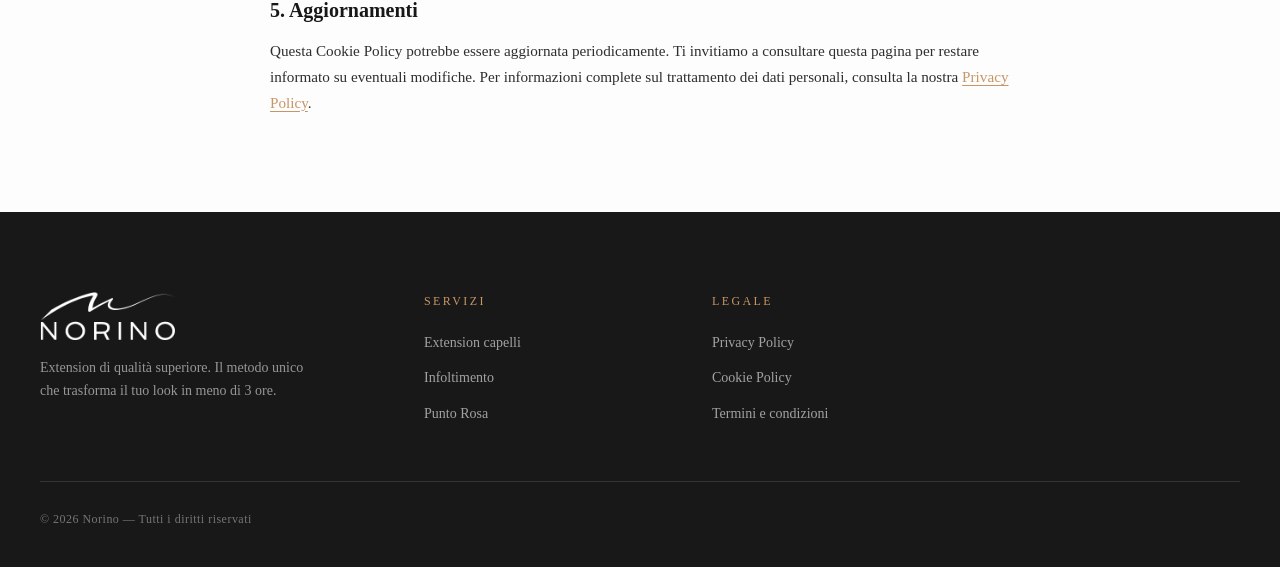
<file: cookie-policy.html>
<!doctype html>
<html lang="it">
  <head>
    <meta charset="UTF-8" />
    <!-- Google Consent Mode v2 — default (letto da localStorage prima di GTM) -->
    <script>
    window.dataLayer=window.dataLayer||[];
    function gtag(){dataLayer.push(arguments);}
    (function(){
      var c=null;
      try{var r=localStorage.getItem('norino_consent');if(r)c=JSON.parse(r);}catch(e){}
      var a=c&&c.analytics?'granted':'denied';
      var m=c&&c.marketing?'granted':'denied';
      gtag('consent','default',{
        ad_storage:m,
        ad_user_data:m,
        ad_personalization:m,
        analytics_storage:a,
        personalization_storage:m,
        functionality_storage:'granted',
        security_storage:'granted'
      });
    })();
    </script>
    <!-- Google Tag Manager -->
    <script>(function(w,d,s,l,i){w[l]=w[l]||[];w[l].push({'gtm.start':
    new Date().getTime(),event:'gtm.js'});var f=d.getElementsByTagName(s)[0],
    j=d.createElement(s),dl=l!='dataLayer'?'&l='+l:'';j.async=true;j.src=
    'https://www.googletagmanager.com/gtm.js?id='+i+dl;f.parentNode.insertBefore(j,f);
    })(window,document,'script','dataLayer','GTM-5J2RDB59');</script>
    <!-- End Google Tag Manager -->
    <meta name="viewport" content="width=device-width, initial-scale=1" />
    <title>Norino — Cookie Policy</title>
    <meta name="description" content="Cookie Policy di Norino. Scopri quali cookie utilizziamo e come gestire le tue preferenze." />
    <meta name="robots" content="noindex, follow" />
    <link rel="icon" type="image/png" href="Favicon.png" />
    <link rel="apple-touch-icon" href="Favicon.png" />
    <link rel="stylesheet" href="css/styles.css" />
  </head>

  <body>
    <!-- Google Tag Manager (noscript) -->
    <noscript><iframe src="https://www.googletagmanager.com/ns.html?id=GTM-5J2RDB59"
    height="0" width="0" style="display:none;visibility:hidden"></iframe></noscript>
    <!-- End Google Tag Manager (noscript) -->

    <!-- ═══ NAVBAR ═══ -->
    <nav class="site-nav" id="site-nav" aria-label="Navigazione principale">
      <div class="nav__inner">
        <a href="index.html" class="nav__brand"><img src="img/logonorino.png" alt="Norino" class="nav__logo" /></a>
        <ul class="nav__links">
          <li><a href="index.html">Home</a></li>
        </ul>
        <div class="nav__cta">
          <button class="btn btn--dark" data-action="open-consult">Consulenza gratuita</button>
        </div>
      </div>
    </nav>

    <!-- ═══ CONTENUTO LEGALE ═══ -->
    <main class="legal-page">
      <div class="legal-page__inner">
        <span class="legal-page__eyebrow">Ultimo aggiornamento: 10 marzo 2026</span>
        <h1 class="legal-page__title">Cookie Policy</h1>

        <section>
          <h2>1. Cosa sono i cookie</h2>
          <p>
            I cookie sono piccoli file di testo che i siti web salvano sul tuo dispositivo (computer, smartphone, tablet) durante la navigazione. Vengono utilizzati per migliorare l'esperienza di navigazione, memorizzare preferenze e raccogliere dati statistici anonimi.
          </p>
        </section>

        <section>
          <h2>2. Cookie utilizzati dal sito</h2>
          <p>Il sito norino.it utilizza le seguenti categorie di cookie:</p>

          <h3>2.1 Cookie necessari (sempre attivi)</h3>
          <p>Indispensabili per il funzionamento del sito. Non raccolgono dati personali e non richiedono consenso.</p>
          <div class="legal-table-wrap">
            <table class="legal-table">
              <thead>
                <tr>
                  <th>Cookie</th>
                  <th>Fornitore</th>
                  <th>Finalità</th>
                  <th>Durata</th>
                </tr>
              </thead>
              <tbody>
                <tr>
                  <td><code>cc_cookie</code></td>
                  <td>norino.it</td>
                  <td>Memorizza le preferenze cookie dell'utente</td>
                  <td>6 mesi</td>
                </tr>
              </tbody>
            </table>
          </div>

          <h3>2.2 Cookie analitici (previo consenso)</h3>
          <p>Ci aiutano a capire come i visitatori interagiscono con il sito, raccogliendo dati in forma anonima tramite Google Analytics 4.</p>
          <div class="legal-table-wrap">
            <table class="legal-table">
              <thead>
                <tr>
                  <th>Cookie</th>
                  <th>Fornitore</th>
                  <th>Finalità</th>
                  <th>Durata</th>
                </tr>
              </thead>
              <tbody>
                <tr>
                  <td><code>_ga</code></td>
                  <td>Google</td>
                  <td>Distingue gli utenti unici assegnando un ID generato casualmente</td>
                  <td>2 anni</td>
                </tr>
                <tr>
                  <td><code>_ga_*</code></td>
                  <td>Google</td>
                  <td>Mantiene lo stato della sessione</td>
                  <td>2 anni</td>
                </tr>
              </tbody>
            </table>
          </div>
          <p>
            Google Analytics 4 opera con <strong>anonimizzazione IP attiva</strong> e senza condivisione dei dati con altri prodotti Google. Per maggiori informazioni: <a href="https://policies.google.com/privacy" target="_blank" rel="noopener">Privacy Policy di Google</a>.
          </p>
        </section>

        <section>
          <h2>3. Gestione delle preferenze</h2>
          <p>
            Puoi modificare le tue preferenze cookie in qualsiasi momento cliccando sul pulsante qui sotto o tramite il banner che appare alla prima visita.
          </p>
          <p>
            <button class="btn btn--dark" id="open-cookie-settings">Gestisci preferenze cookie</button>
          </p>
        </section>

        <section>
          <h2>4. Come disabilitare i cookie dal browser</h2>
          <p>Puoi anche gestire i cookie direttamente dalle impostazioni del tuo browser:</p>
          <ul>
            <li><a href="https://support.google.com/chrome/answer/95647" target="_blank" rel="noopener">Google Chrome</a></li>
            <li><a href="https://support.mozilla.org/it/kb/protezione-antitracciamento-avanzata-firefox-desktop" target="_blank" rel="noopener">Mozilla Firefox</a></li>
            <li><a href="https://support.apple.com/it-it/guide/safari/sfri11471/mac" target="_blank" rel="noopener">Safari</a></li>
            <li><a href="https://support.microsoft.com/it-it/microsoft-edge/eliminare-i-cookie-in-microsoft-edge-63947406-40ac-c3b8-57b9-2a946a29ae09" target="_blank" rel="noopener">Microsoft Edge</a></li>
          </ul>
          <p>La disabilitazione dei cookie potrebbe compromettere il funzionamento di alcune parti del sito.</p>
        </section>

        <section>
          <h2>5. Aggiornamenti</h2>
          <p>
            Questa Cookie Policy potrebbe essere aggiornata periodicamente. Ti invitiamo a consultare questa pagina per restare informato su eventuali modifiche. Per informazioni complete sul trattamento dei dati personali, consulta la nostra <a href="privacy-policy.html">Privacy Policy</a>.
          </p>
        </section>
      </div>
    </main>

    <!-- ═══ FOOTER ═══ -->
    <footer class="site-footer" id="contatti">
      <div class="footer__inner">
        <div class="footer__brand">
          <div class="footer__brand-name"><img src="img/logonorino.png" alt="Norino" class="footer__logo" /></div>
          <p>Extension di qualità superiore. Il metodo unico che trasforma il tuo look in meno di 3 ore.</p>
        </div>
        <div class="footer__col">
          <h4>Servizi</h4>
          <ul>
            <li><a href="index.html">Extension capelli</a></li>
            <li><a href="diradamento.html">Infoltimento</a></li>
            <li><a href="punto-rosa.html">Punto Rosa</a></li>
          </ul>
        </div>
        <div class="footer__col">
          <h4>Legale</h4>
          <ul>
            <li><a href="privacy-policy.html">Privacy Policy</a></li>
            <li><a href="cookie-policy.html">Cookie Policy</a></li>
            <li><a href="termini.html">Termini e condizioni</a></li>
          </ul>
        </div>
      </div>
      <div class="footer__bottom">
        <span class="footer__copy">&copy; 2026 Norino — Tutti i diritti riservati</span>
      </div>
    </footer>

    <script src="js/main.js" defer></script>
    <script src="js/cookie-consent.js" defer></script>
    <script>
      document.getElementById('open-cookie-settings')?.addEventListener('click', function () {
        if (window.NorinoConsent) window.NorinoConsent.openSettings();
      });
    </script>
  </body>
</html>
</file>
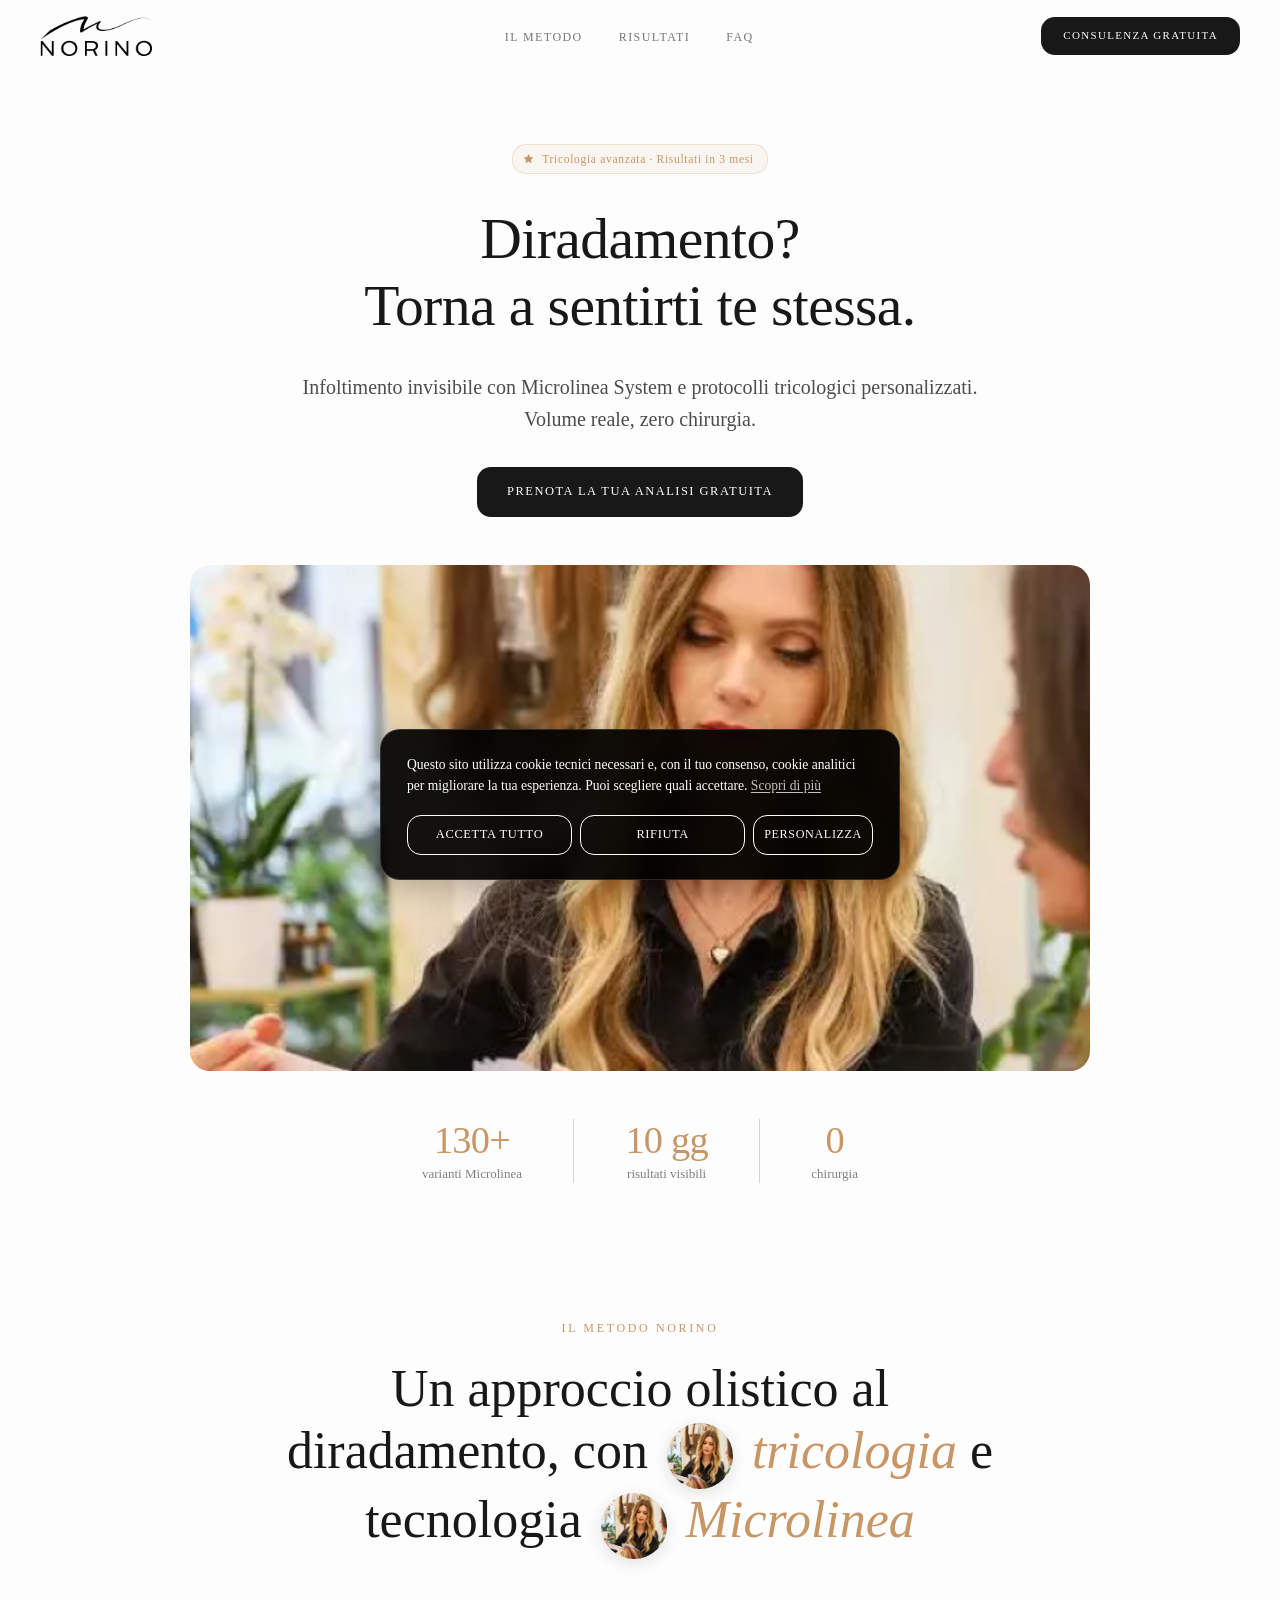
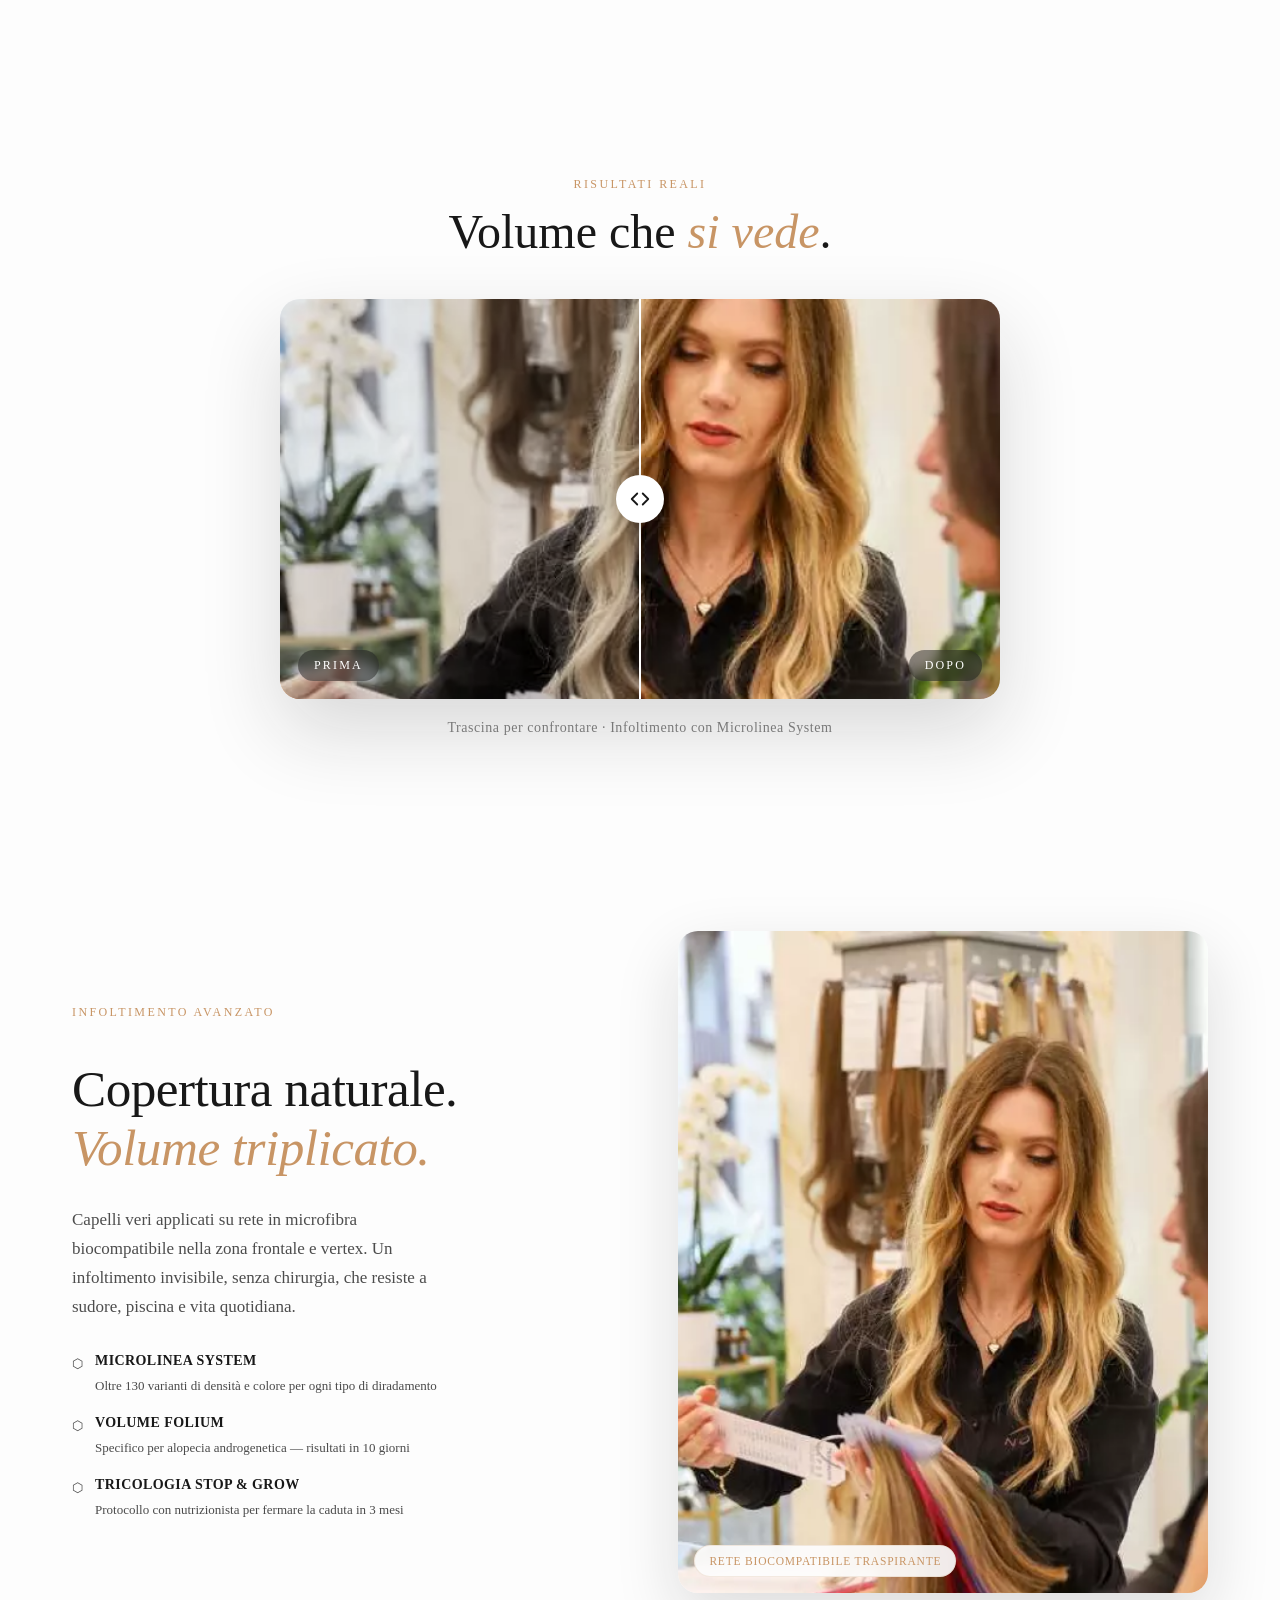
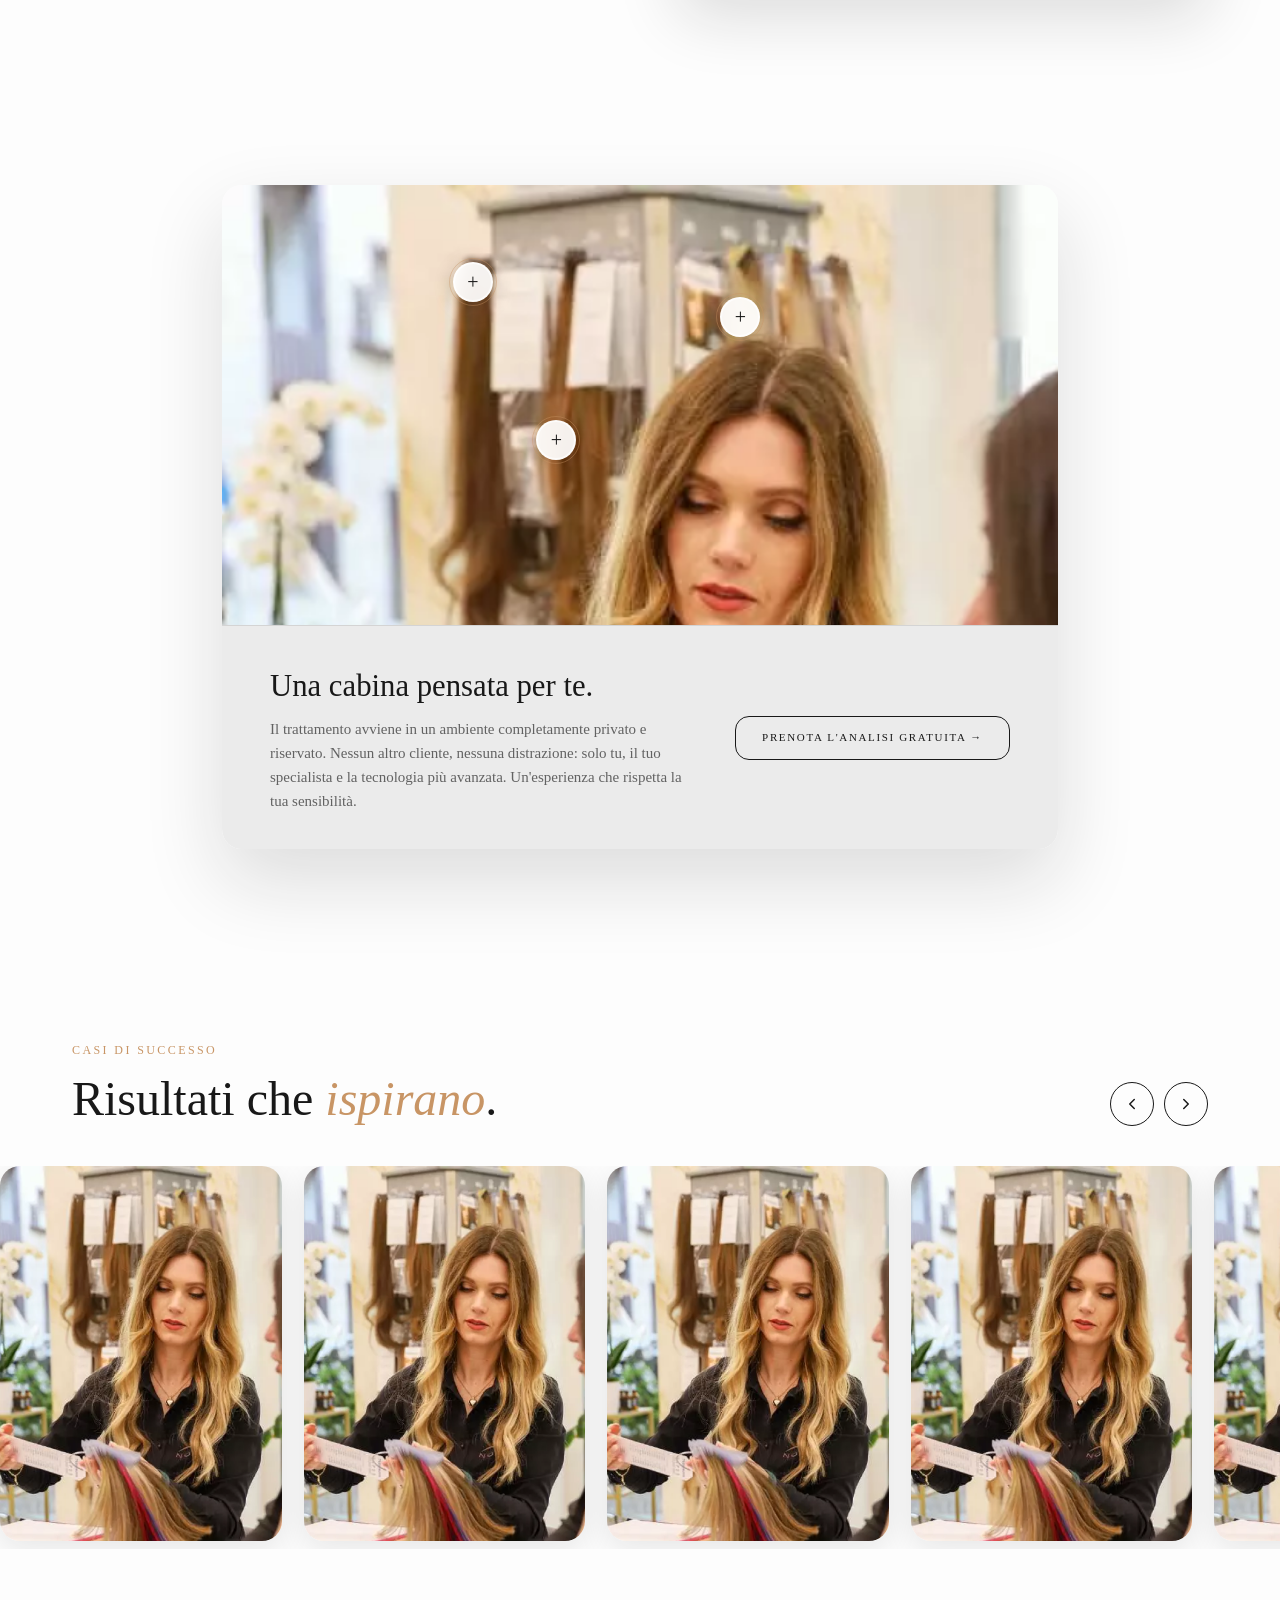
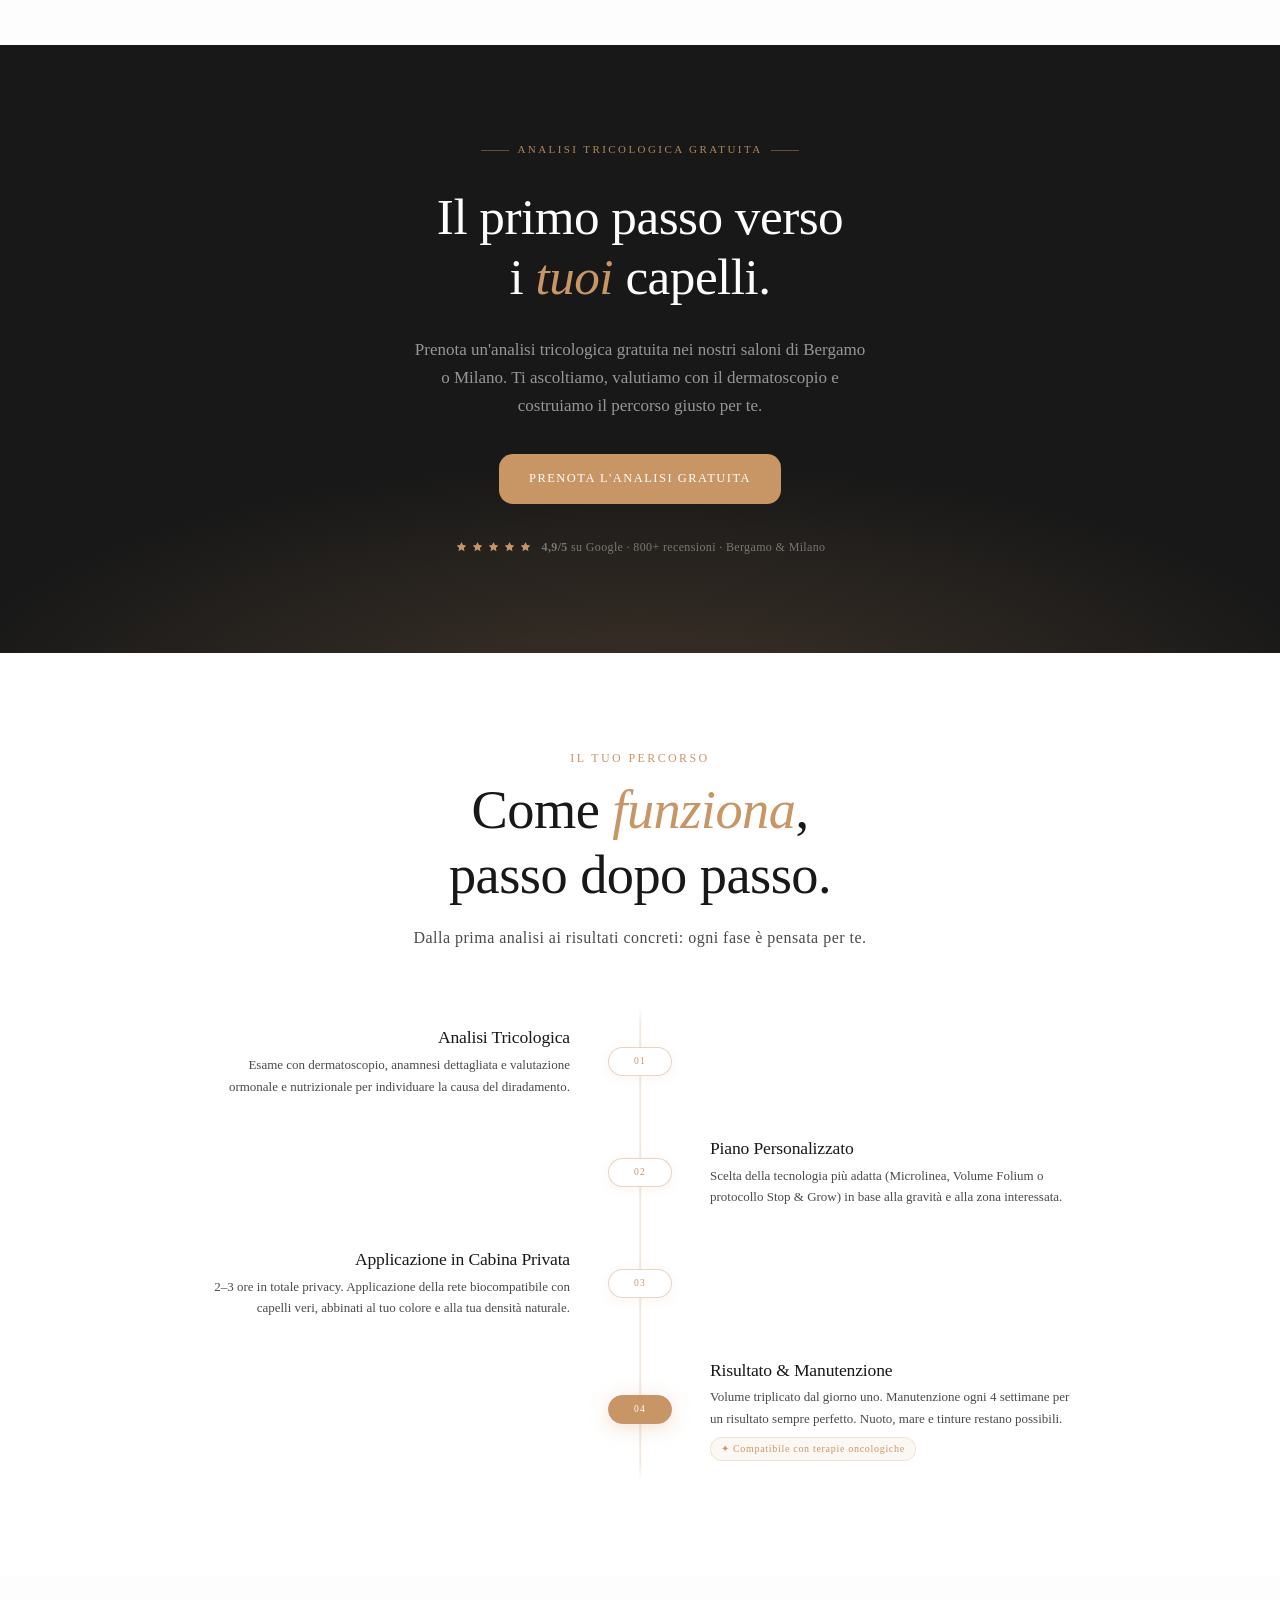
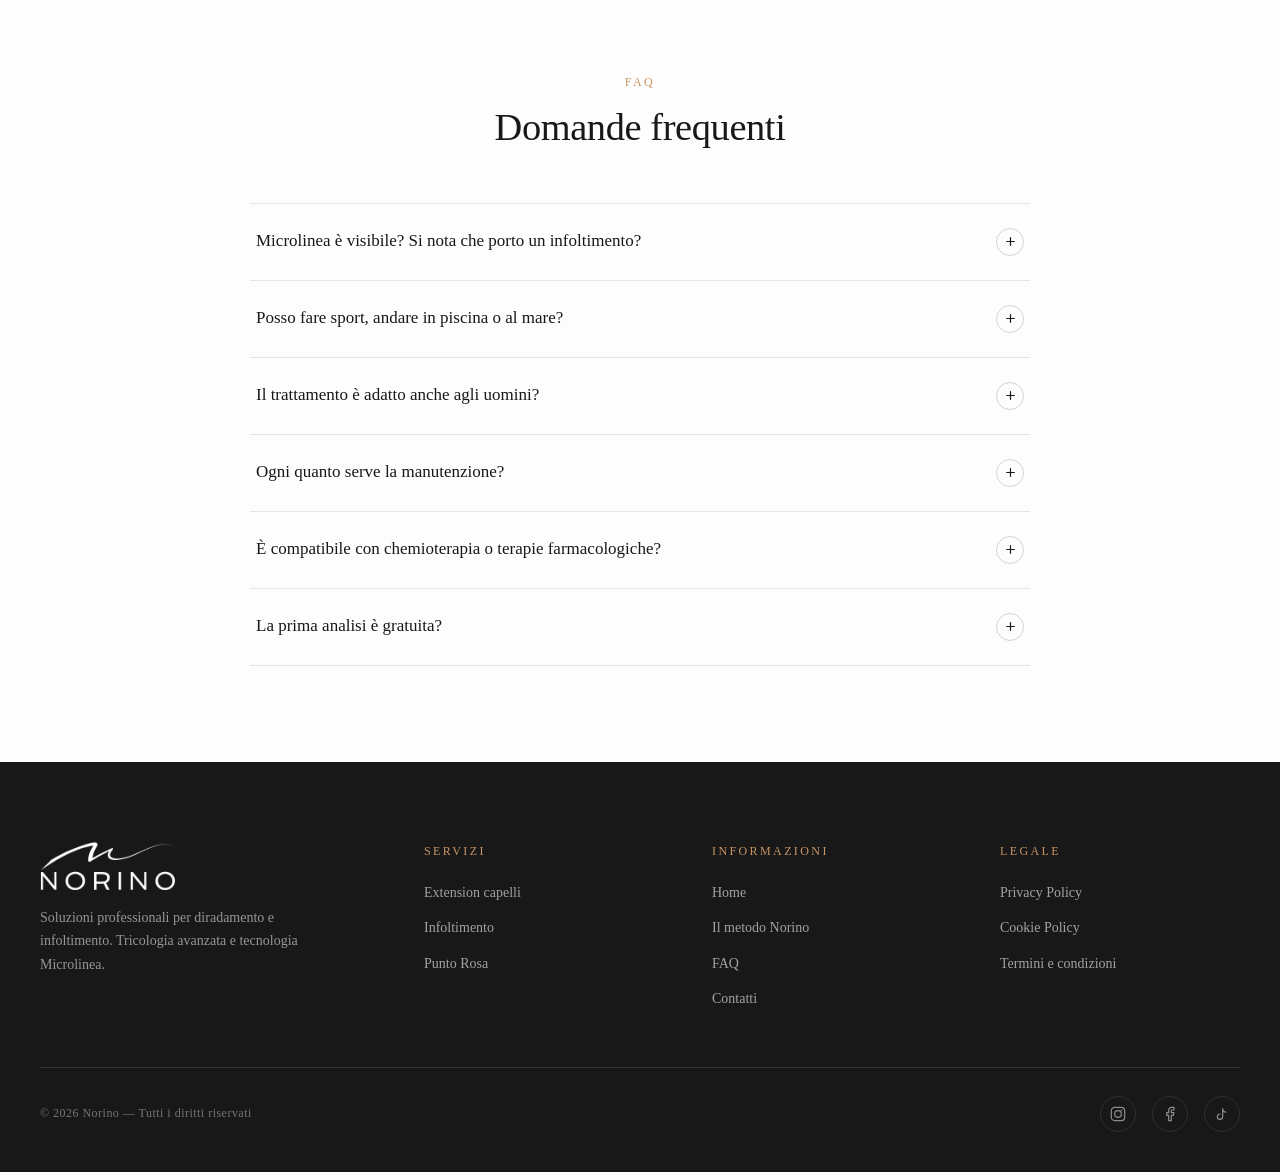
<file: diradamento.html>
<!doctype html>
<html lang="it">
  <head>
    <meta charset="UTF-8" />
    <!-- Google Consent Mode v2 — default (letto da localStorage prima di GTM) -->
    <script>
    window.dataLayer=window.dataLayer||[];
    function gtag(){dataLayer.push(arguments);}
    (function(){
      var c=null;
      try{var r=localStorage.getItem('norino_consent');if(r)c=JSON.parse(r);}catch(e){}
      var a=c&&c.analytics?'granted':'denied';
      var m=c&&c.marketing?'granted':'denied';
      gtag('consent','default',{
        ad_storage:m,
        ad_user_data:m,
        ad_personalization:m,
        analytics_storage:a,
        personalization_storage:m,
        functionality_storage:'granted',
        security_storage:'granted'
      });
    })();
    </script>
    <!-- Google Tag Manager -->
    <script>(function(w,d,s,l,i){w[l]=w[l]||[];w[l].push({'gtm.start':
    new Date().getTime(),event:'gtm.js'});var f=d.getElementsByTagName(s)[0],
    j=d.createElement(s),dl=l!='dataLayer'?'&l='+l:'';j.async=true;j.src=
    'https://www.googletagmanager.com/gtm.js?id='+i+dl;f.parentNode.insertBefore(j,f);
    })(window,document,'script','dataLayer','GTM-5J2RDB59');</script>
    <!-- End Google Tag Manager -->
    <meta name="viewport" content="width=device-width, initial-scale=1" />
    <title>Norino — Infoltimento e Diradamento</title>
    <meta name="description" content="Soluzioni professionali per diradamento e perdita di capelli. Microlinea System, Volume Folium e tricologia avanzata nei saloni Norino." />
    <meta property="og:url" content="https://norino.it/diradamento" />
    <meta property="og:title" content="Norino — Infoltimento e Diradamento" />
    <meta property="og:description" content="Soluzioni professionali per diradamento e perdita di capelli. Microlinea System, Volume Folium e tricologia avanzata nei saloni Norino." />
    <meta property="og:type" content="website" />
    <meta property="og:image" content="https://norino.it/img/og-image-diradamento.jpg" />
    <meta property="twitter:card" content="summary_large_image" />
    <link rel="icon" type="image/png" href="Favicon.png" />
    <link rel="apple-touch-icon" href="Favicon.png" />
    <link rel="stylesheet" href="css/styles.css" />
  </head>

  <body>
    <!-- Google Tag Manager (noscript) -->
    <noscript><iframe src="https://www.googletagmanager.com/ns.html?id=GTM-5J2RDB59"
    height="0" width="0" style="display:none;visibility:hidden"></iframe></noscript>
    <!-- End Google Tag Manager (noscript) -->

    <!-- ═══ NAVBAR ═══ -->
    <nav class="site-nav" id="site-nav" aria-label="Navigazione principale">
      <div class="nav__inner">
        <a href="index.html" class="nav__brand"><img src="img/logonorino.png" alt="Norino" class="nav__logo" /></a>
        <ul class="nav__links">
          <li><a href="#il-metodo">Il Metodo</a></li>
          <li><a href="#risultati">Risultati</a></li>
          <li><a href="#faq">FAQ</a></li>
        </ul>
        <div class="nav__cta">
          <button class="btn btn--dark" data-action="open-consult">Consulenza gratuita</button>
        </div>
      </div>
    </nav>

    <!-- ═══ HERO HEADER ═══ -->
    <header class="hero-header hero-header--centered">
      <div class="hero-header__text">
        <div class="hero__award">
          <svg width="13" height="13" viewBox="0 0 24 24" fill="currentColor" aria-hidden="true"><path d="M12 2l2.74 5.56 6.13.89-4.44 4.32 1.05 6.1L12 15.9l-5.48 2.97 1.05-6.1L3.13 8.45l6.13-.89L12 2z"/></svg>
          <span>Tricologia avanzata · Risultati in 3 mesi</span>
        </div>
        <h1 class="hero-header__title">
          Diradamento?<br />Torna a sentirti te stessa.
        </h1>
        <p class="hero-header__sub">
          Infoltimento invisibile con Microlinea System e protocolli tricologici personalizzati. Volume reale, zero chirurgia.
        </p>
        <div class="hero-header__cta">
          <button class="btn btn--dark" data-action="open-consult">Prenota la tua analisi gratuita</button>
        </div>
      </div>

      <div class="hero-header__image">
        <img alt="Infoltimento Norino — risultato naturale" width="900" height="506"
             src="/img/NOR%20__%20Hero%20GL.png"
             sizes="(max-width: 480px) 100vw, (max-width: 900px) 90vw, 900px" loading="eager" decoding="async" />
      </div>

      <div class="hero-stats">
        <div class="hero-stat">
          <span class="hero-stat__number">130+</span>
          <span class="hero-stat__label">varianti Microlinea</span>
        </div>
        <div class="hero-stat">
          <span class="hero-stat__number">10 gg</span>
          <span class="hero-stat__label">risultati visibili</span>
        </div>
        <div class="hero-stat">
          <span class="hero-stat__number">0</span>
          <span class="hero-stat__label">chirurgia</span>
        </div>
      </div>
    </header>

    <!-- ═══ BANNER EDITORIALE ═══ -->
    <section class="banner" id="il-metodo" aria-label="Il metodo anti-diradamento Norino">
      <span class="banner__label">Il metodo Norino</span>
      <h2 class="banner__title">
        Un approccio olistico al diradamento,
        con
        <span class="banner__dot">
          <img alt="Tricologia Norino" width="1920" height="1080"
               src="/img/NOR%20__%20Hero%20GL.png"
               sizes="66px" loading="lazy" decoding="async" />
        </span>
        <em>tricologia</em>
        e tecnologia
        <span class="banner__dot">
          <img alt="Microlinea Norino" width="800" height="590"
               src="/img/NOR%20__%20Hero%20GL.png"
               sizes="66px" loading="lazy" decoding="async" />
        </span>
        <em>Microlinea</em>
      </h2>
    </section>

    <!-- ═══ BEFORE / AFTER SLIDER ═══ -->
    <section class="ba-section" id="risultati" aria-label="Confronto prima e dopo diradamento">
      <div class="ba-header">
        <span class="n-eyebrow">Risultati reali</span>
        <h2 class="n-heading">Volume che <em>si vede</em>.</h2>
      </div>

      <div id="baWrap" class="ba-wrap">
        <img alt="Dopo — infoltimento con Microlinea Norino" width="1920" height="1080"
             src="/img/NOR%20__%20Hero%20GL.png"
             class="ba-after" sizes="(max-width: 720px) 90vw, 720px" loading="lazy" decoding="async" />
        <div id="baLayer" class="ba-before-layer">
          <img alt="Prima — diradamento zona frontale" width="1920" height="1080"
               src="/img/NOR%20__%20Hero%20GL.png"
               sizes="(max-width: 720px) 90vw, 720px" loading="lazy" decoding="async" />
        </div>
        <div id="baDivider" class="ba-divider"></div>
        <div id="baHandle" class="ba-handle">
          <svg viewBox="0 0 24 24" fill="none" stroke="currentColor" stroke-width="2"
               stroke-linecap="round" stroke-linejoin="round" aria-hidden="true">
            <polyline points="9 18 3 12 9 6"></polyline>
            <polyline points="15 6 21 12 15 18"></polyline>
          </svg>
        </div>
        <div class="ba-label ba-label--prima">Prima</div>
        <div class="ba-label ba-label--dopo">Dopo</div>
      </div>

      <p class="n-caption">Trascina per confrontare · Infoltimento con Microlinea System</p>
    </section>

    <!-- ═══ SEZIONE SERVIZIO EDITORIALE ═══ -->
    <section class="ext-split" aria-label="Tecnologie anti-diradamento">
      <div class="ext-split__text">
        <span class="n-eyebrow">Infoltimento Avanzato</span>
        <h2 class="ext-split__title">
          Copertura naturale.<br /><em>Volume triplicato.</em>
        </h2>
        <p class="ext-split__sub">
          Capelli veri applicati su rete in microfibra biocompatibile nella zona frontale e vertex. Un infoltimento invisibile, senza chirurgia, che resiste a sudore, piscina e vita quotidiana.
        </p>
        <ul class="ext-split__features">
          <li>
            <span class="ext-feat__icon">⬡</span>
            <div>
              <strong>Microlinea System</strong>
              <span>Oltre 130 varianti di densità e colore per ogni tipo di diradamento</span>
            </div>
          </li>
          <li>
            <span class="ext-feat__icon">⬡</span>
            <div>
              <strong>Volume Folium</strong>
              <span>Specifico per alopecia androgenetica — risultati in 10 giorni</span>
            </div>
          </li>
          <li>
            <span class="ext-feat__icon">⬡</span>
            <div>
              <strong>Tricologia Stop &amp; Grow</strong>
              <span>Protocollo con nutrizionista per fermare la caduta in 3 mesi</span>
            </div>
          </li>
        </ul>
      </div>

      <div class="ext-split__img-wrap">
        <img
          src="/img/NOR%20__%20Hero%20GL.png"
          alt="Infoltimento Norino — Microlinea System applicata"
          width="800" height="1000"
          loading="lazy" decoding="async" />
        <div class="ext-split__tag">Rete biocompatibile traspirante</div>
      </div>

    </section>

    <!-- ═══ HOTSPOT INTERATTIVO ═══ -->
    <section class="hotspot-section" id="tecnologie" aria-label="La cabina privata Norino">
      <div class="hotspot-box">
        <div class="hotspot-wrap">
          <img alt="Cabina privata Norino — ambiente riservato per il trattamento" width="1920" height="1080"
               src="/img/NOR%20__%20Hero%20GL.png"
               sizes="(max-width: 640px) 100vw, 90vw" loading="lazy" decoding="async" />

          <button data-pop="pop1" aria-label="Poltrona ergonomica" class="hs-btn" style="top: 58%; left: 40%">+</button>
          <div id="pop1" class="hs-popup" style="top: 36%; left: 44%">
            <button data-close="pop1" class="hs-close" aria-label="Chiudi">✕</button>
            <span class="n-eyebrow">Comfort</span>
            <h4 class="n-product-title">Poltrona Ergonomica</h4>
            <p>Seduta reclinabile progettata per le 2–3 ore di applicazione. Comfort massimo per un'esperienza senza stress, con supporto cervicale dedicato.</p>
          </div>

          <button data-pop="pop2" aria-label="Dermatoscopio" class="hs-btn" style="top: 30%; left: 62%">+</button>
          <div id="pop2" class="hs-popup" style="top: 10%; right: 8%">
            <button data-close="pop2" class="hs-close" aria-label="Chiudi">✕</button>
            <span class="n-eyebrow">Diagnosi</span>
            <h4 class="n-product-title">Dermatoscopio Digitale</h4>
            <p>Strumento diagnostico per l'analisi microscopica della cute e del follicolo. Permette di individuare la causa del diradamento e monitorare i progressi nel tempo.</p>
          </div>

          <button data-pop="pop3" aria-label="Privacy e riservatezza" class="hs-btn" style="top: 22%; left: 30%">+</button>
          <div id="pop3" class="hs-popup" style="top: 2%; left: 34%">
            <button data-close="pop3" class="hs-close" aria-label="Chiudi">✕</button>
            <span class="n-eyebrow">Riservatezza</span>
            <h4 class="n-product-title">Ambiente Privato</h4>
            <p>Cabina insonorizzata e riservata dove ogni fase del trattamento avviene in totale privacy. Supporto psicologico e ascolto personalizzato durante tutta la seduta.</p>
          </div>

          <div id="hsOverlay" class="hs-overlay"></div>
        </div>

        <div class="hotspot-bar">
          <div class="hotspot-bar__text">
            <h3 class="n-subheading">Una cabina pensata per te.</h3>
            <p>Il trattamento avviene in un ambiente completamente privato e riservato. Nessun altro cliente, nessuna distrazione: solo tu, il tuo specialista e la tecnologia più avanzata. Un'esperienza che rispetta la tua sensibilità.</p>
          </div>
          <button class="btn" data-action="open-consult">Prenota l'analisi gratuita →</button>
        </div>
      </div>
    </section>

    <!-- ═══ TRENDS SLIDER — Casi di successo ═══ -->
    <section class="trends" id="casi" aria-label="Casi di successo">
      <div class="trends__header">
        <div>
          <span class="n-eyebrow">Casi di successo</span>
          <h2 class="n-heading">Risultati che <em>ispirano</em>.</h2>
        </div>
        <div class="trends__nav">
          <button class="trends__arrow" id="trendPrev" aria-label="Precedente">
            <svg width="18" height="18" viewBox="0 0 24 24" fill="none" stroke="currentColor" stroke-width="2" stroke-linecap="round" stroke-linejoin="round"><polyline points="15 18 9 12 15 6"/></svg>
          </button>
          <button class="trends__arrow" id="trendNext" aria-label="Successivo">
            <svg width="18" height="18" viewBox="0 0 24 24" fill="none" stroke="currentColor" stroke-width="2" stroke-linecap="round" stroke-linejoin="round"><polyline points="9 6 15 12 9 18"/></svg>
          </button>
        </div>
      </div>

      <div class="trends__track" id="trendsTrack">
        <div class="trends__card">
          <img alt="Caso — infoltimento donna zona frontale" loading="lazy" decoding="async"
               src="/img/NOR%20__%20Hero%20GL.png" />
        </div>
        <div class="trends__card">
          <img alt="Caso — infoltimento uomo vertex" loading="lazy" decoding="async"
               src="/img/NOR%20__%20Hero%20GL.png" />
        </div>
        <div class="trends__card">
          <img alt="Caso — ricrescita post terapia" loading="lazy" decoding="async"
               src="/img/NOR%20__%20Hero%20GL.png" />
        </div>
        <div class="trends__card">
          <img alt="Caso — Microlinea risultato laterale" loading="lazy" decoding="async"
               src="/img/NOR%20__%20Hero%20GL.png" />
        </div>
        <div class="trends__card">
          <img alt="Caso — Volume Folium prima e dopo" loading="lazy" decoding="async"
               src="/img/NOR%20__%20Hero%20GL.png" />
        </div>
        <div class="trends__card">
          <img alt="Caso — infoltimento completo finale" loading="lazy" decoding="async"
               src="/img/NOR%20__%20Hero%20GL.png" />
        </div>
      </div>
    </section>

    <!-- ═══ CTA FINALE ═══ -->
    <section class="cta-final" aria-label="Prenota un'analisi gratuita">
      <div class="cta-final__inner">
        <span class="cta-final__eyebrow">Analisi Tricologica Gratuita</span>
        <h2 class="cta-final__title">
          Il primo passo verso<br />
          i <em>tuoi</em> capelli.
        </h2>
        <p class="cta-final__sub">
          Prenota un'analisi tricologica gratuita nei nostri saloni di Bergamo o Milano. Ti ascoltiamo, valutiamo con il dermatoscopio e costruiamo il percorso giusto per te.
        </p>
        <div class="cta-final__actions">
          <button class="btn btn--terra" data-action="open-consult">Prenota l'analisi gratuita</button>
        </div>
        <div class="cta-final__proof">
          <div class="cta-final__stars">
            <svg width="13" height="13" viewBox="0 0 24 24" fill="currentColor" aria-hidden="true"><path d="M12 2l2.74 5.56 6.13.89-4.44 4.32 1.05 6.1L12 15.9l-5.48 2.97 1.05-6.1L3.13 8.45l6.13-.89L12 2z"/></svg>
            <svg width="13" height="13" viewBox="0 0 24 24" fill="currentColor" aria-hidden="true"><path d="M12 2l2.74 5.56 6.13.89-4.44 4.32 1.05 6.1L12 15.9l-5.48 2.97 1.05-6.1L3.13 8.45l6.13-.89L12 2z"/></svg>
            <svg width="13" height="13" viewBox="0 0 24 24" fill="currentColor" aria-hidden="true"><path d="M12 2l2.74 5.56 6.13.89-4.44 4.32 1.05 6.1L12 15.9l-5.48 2.97 1.05-6.1L3.13 8.45l6.13-.89L12 2z"/></svg>
            <svg width="13" height="13" viewBox="0 0 24 24" fill="currentColor" aria-hidden="true"><path d="M12 2l2.74 5.56 6.13.89-4.44 4.32 1.05 6.1L12 15.9l-5.48 2.97 1.05-6.1L3.13 8.45l6.13-.89L12 2z"/></svg>
            <svg width="13" height="13" viewBox="0 0 24 24" fill="currentColor" aria-hidden="true"><path d="M12 2l2.74 5.56 6.13.89-4.44 4.32 1.05 6.1L12 15.9l-5.48 2.97 1.05-6.1L3.13 8.45l6.13-.89L12 2z"/></svg>
          </div>
          <span class="cta-final__proof-text"><strong>4,9/5</strong> su Google &middot; 800+ recensioni &middot; Bergamo &amp; Milano</span>
        </div>
      </div>
    </section>

    <!-- ═══ TIMELINE — Percorso del paziente ═══ -->
    <section class="tl-section" id="percorso" aria-label="Il percorso di cura">
      <div class="tl-section__inner">

        <div class="tl-header">
          <span class="n-eyebrow">Il tuo percorso</span>
          <h2 class="tl-header__title">Come <em>funziona</em>,<br />passo dopo passo.</h2>
          <p class="tl-header__sub">Dalla prima analisi ai risultati concreti: ogni fase è pensata per te.</p>
        </div>

        <div class="tl-track">
          <div class="tl-line" aria-hidden="true"></div>

          <!-- 1 LEFT -->
          <div class="tl-item tl-item--left">
            <div class="tl-half">
              <div class="tl-body">
                <span class="tl-body__year">Step 1</span>
                <h3 class="tl-title">Analisi Tricologica</h3>
                <p class="tl-text">Esame con dermatoscopio, anamnesi dettagliata e valutazione ormonale e nutrizionale per individuare la causa del diradamento.</p>
              </div>
            </div>
            <div class="tl-node"><div class="tl-node__pill"><span>01</span></div></div>
            <div class="tl-half tl-half--ghost"></div>
          </div>

          <!-- 2 RIGHT -->
          <div class="tl-item tl-item--right">
            <div class="tl-half tl-half--ghost"></div>
            <div class="tl-node"><div class="tl-node__pill"><span>02</span></div></div>
            <div class="tl-half">
              <div class="tl-body">
                <span class="tl-body__year">Step 2</span>
                <h3 class="tl-title">Piano Personalizzato</h3>
                <p class="tl-text">Scelta della tecnologia più adatta (Microlinea, Volume Folium o protocollo Stop &amp; Grow) in base alla gravità e alla zona interessata.</p>
              </div>
            </div>
          </div>

          <!-- 3 LEFT -->
          <div class="tl-item tl-item--left">
            <div class="tl-half">
              <div class="tl-body">
                <span class="tl-body__year">Step 3</span>
                <h3 class="tl-title">Applicazione in Cabina Privata</h3>
                <p class="tl-text">2–3 ore in totale privacy. Applicazione della rete biocompatibile con capelli veri, abbinati al tuo colore e alla tua densità naturale.</p>
              </div>
            </div>
            <div class="tl-node"><div class="tl-node__pill"><span>03</span></div></div>
            <div class="tl-half tl-half--ghost"></div>
          </div>

          <!-- 4 RIGHT featured -->
          <div class="tl-item tl-item--right tl-item--featured">
            <div class="tl-half tl-half--ghost"></div>
            <div class="tl-node"><div class="tl-node__pill"><span>04</span></div></div>
            <div class="tl-half">
              <div class="tl-body">
                <span class="tl-body__year">Step 4</span>
                <h3 class="tl-title">Risultato &amp; Manutenzione</h3>
                <p class="tl-text">Volume triplicato dal giorno uno. Manutenzione ogni 4 settimane per un risultato sempre perfetto. Nuoto, mare e tinture restano possibili.</p>
                <span class="tl-badge">✦ Compatibile con terapie oncologiche</span>
              </div>
            </div>
          </div>

        </div>
      </div>
    </section>

    <!-- ═══ FAQ ═══ -->
    <section class="faq-section" id="faq" aria-label="Domande frequenti sul diradamento">
      <div class="faq-section__inner">
        <div class="faq-section__header">
          <span class="n-eyebrow">FAQ</span>
          <h2 class="faq-section__title">Domande frequenti</h2>
        </div>
        <div class="faq-list" id="faqList">

          <div class="faq-item">
            <button class="faq-item__btn" aria-expanded="false">
              <span class="faq-item__q">Microlinea è visibile? Si nota che porto un infoltimento?</span>
              <span class="faq-item__icon" aria-hidden="true"><svg width="13" height="13" viewBox="0 0 24 24" fill="none" stroke="currentColor" stroke-width="2.2" stroke-linecap="round"><line x1="12" y1="5" x2="12" y2="19"/><line x1="5" y1="12" x2="19" y2="12"/></svg></span>
            </button>
            <div class="faq-item__body"><div class="faq-item__body-inner">
              <p class="faq-item__a">No, la rete in microfibra è impercettibile al tatto e alla vista. Con oltre 130 varianti di densità e colore, il risultato è naturale al 100% anche a distanza ravvicinata.</p>
            </div></div>
          </div>

          <div class="faq-item">
            <button class="faq-item__btn" aria-expanded="false">
              <span class="faq-item__q">Posso fare sport, andare in piscina o al mare?</span>
              <span class="faq-item__icon" aria-hidden="true"><svg width="13" height="13" viewBox="0 0 24 24" fill="none" stroke="currentColor" stroke-width="2.2" stroke-linecap="round"><line x1="12" y1="5" x2="12" y2="19"/><line x1="5" y1="12" x2="19" y2="12"/></svg></span>
            </button>
            <div class="faq-item__body"><div class="faq-item__body-inner">
              <p class="faq-item__a">Assolutamente sì. La rete biocompatibile è traspirante e resistente a sudore, cloro e acqua salata. Puoi vivere la tua vita quotidiana senza limitazioni.</p>
            </div></div>
          </div>

          <div class="faq-item">
            <button class="faq-item__btn" aria-expanded="false">
              <span class="faq-item__q">Il trattamento è adatto anche agli uomini?</span>
              <span class="faq-item__icon" aria-hidden="true"><svg width="13" height="13" viewBox="0 0 24 24" fill="none" stroke="currentColor" stroke-width="2.2" stroke-linecap="round"><line x1="12" y1="5" x2="12" y2="19"/><line x1="5" y1="12" x2="19" y2="12"/></svg></span>
            </button>
            <div class="faq-item__body"><div class="faq-item__body-inner">
              <p class="faq-item__a">Sì. Volume Folium è specificamente pensato per l'alopecia androgenetica maschile e femminile, con risultati visibili in soli 10 giorni.</p>
            </div></div>
          </div>

          <div class="faq-item">
            <button class="faq-item__btn" aria-expanded="false">
              <span class="faq-item__q">Ogni quanto serve la manutenzione?</span>
              <span class="faq-item__icon" aria-hidden="true"><svg width="13" height="13" viewBox="0 0 24 24" fill="none" stroke="currentColor" stroke-width="2.2" stroke-linecap="round"><line x1="12" y1="5" x2="12" y2="19"/><line x1="5" y1="12" x2="19" y2="12"/></svg></span>
            </button>
            <div class="faq-item__body"><div class="faq-item__body-inner">
              <p class="faq-item__a">Raccomandiamo una seduta di manutenzione ogni 4 settimane per mantenere il posizionamento ottimale e garantire un aspetto sempre perfetto.</p>
            </div></div>
          </div>

          <div class="faq-item">
            <button class="faq-item__btn" aria-expanded="false">
              <span class="faq-item__q">È compatibile con chemioterapia o terapie farmacologiche?</span>
              <span class="faq-item__icon" aria-hidden="true"><svg width="13" height="13" viewBox="0 0 24 24" fill="none" stroke="currentColor" stroke-width="2.2" stroke-linecap="round"><line x1="12" y1="5" x2="12" y2="19"/><line x1="5" y1="12" x2="19" y2="12"/></svg></span>
            </button>
            <div class="faq-item__body"><div class="faq-item__body-inner">
              <p class="faq-item__a">Sì. Il Punto Rosa Norino è dedicato alla terapia oncologica. Il trattamento Microlinea è completamente non invasivo e compatibile con qualsiasi terapia medica in corso.</p>
            </div></div>
          </div>

          <div class="faq-item">
            <button class="faq-item__btn" aria-expanded="false">
              <span class="faq-item__q">La prima analisi è gratuita?</span>
              <span class="faq-item__icon" aria-hidden="true"><svg width="13" height="13" viewBox="0 0 24 24" fill="none" stroke="currentColor" stroke-width="2.2" stroke-linecap="round"><line x1="12" y1="5" x2="12" y2="19"/><line x1="5" y1="12" x2="19" y2="12"/></svg></span>
            </button>
            <div class="faq-item__body"><div class="faq-item__body-inner">
              <p class="faq-item__a">Sì, completamente gratuita e senza impegno. Analizziamo il tuo capello con il dermatoscopio, discutiamo le opzioni e ti presentiamo un piano personalizzato. Nessun obbligo.</p>
            </div></div>
          </div>

        </div>
      </div>
    </section>

    <!-- ═══ FOOTER ═══ -->
    <footer class="site-footer" id="contatti">
      <div class="footer__inner">
        <div class="footer__brand">
          <div class="footer__brand-name"><img src="img/logonorino.png" alt="Norino" class="footer__logo" /></div>
          <p>Soluzioni professionali per diradamento e infoltimento. Tricologia avanzata e tecnologia Microlinea.</p>
        </div>
        <div class="footer__col">
          <h4>Servizi</h4>
          <ul>
            <li><a href="index.html">Extension capelli</a></li>
            <li><a href="diradamento.html">Infoltimento</a></li>
            <li><a href="punto-rosa.html">Punto Rosa</a></li>
          </ul>
        </div>
        <div class="footer__col">
          <h4>Informazioni</h4>
          <ul>
            <li><a href="index.html">Home</a></li>
            <li><a href="index.html#il-metodo">Il metodo Norino</a></li>
            <li><a href="#faq">FAQ</a></li>
            <li><a href="#contatti">Contatti</a></li>
          </ul>
        </div>
        <div class="footer__col">
          <h4>Legale</h4>
          <ul>
            <li><a href="privacy-policy.html">Privacy Policy</a></li>
            <li><a href="cookie-policy.html">Cookie Policy</a></li>
            <li><a href="termini.html">Termini e condizioni</a></li>
          </ul>
        </div>
      </div>
      <div class="footer__bottom">
        <span class="footer__copy">&copy; 2026 Norino — Tutti i diritti riservati</span>
        <div class="footer__socials">
          <a href="#" aria-label="Instagram">
            <svg width="16" height="16" viewBox="0 0 24 24" fill="none" stroke="currentColor" stroke-width="1.8" stroke-linecap="round" stroke-linejoin="round"><rect x="2" y="2" width="20" height="20" rx="5"/><circle cx="12" cy="12" r="5"/><circle cx="17.5" cy="6.5" r="1.2" fill="currentColor" stroke="none"/></svg>
          </a>
          <a href="#" aria-label="Facebook">
            <svg width="16" height="16" viewBox="0 0 24 24" fill="none" stroke="currentColor" stroke-width="1.8" stroke-linecap="round" stroke-linejoin="round"><path d="M18 2h-3a5 5 0 0 0-5 5v3H7v4h3v8h4v-8h3l1-4h-4V7a1 1 0 0 1 1-1h3z"/></svg>
          </a>
          <a href="#" aria-label="TikTok">
            <svg width="16" height="16" viewBox="0 0 24 24" fill="none" stroke="currentColor" stroke-width="1.8" stroke-linecap="round" stroke-linejoin="round"><path d="M9 12a4 4 0 1 0 4 4V4a5 5 0 0 0 5 5"/></svg>
          </a>
        </div>
      </div>
    </footer>

    <!-- ═══ STICKY CTA — mobile ═══ -->
    <div class="sticky-cta">
      <button class="btn btn--dark" data-action="open-consult">Prenota un'analisi gratuita</button>
    </div>

    <!-- ═══ POPUP CONSULENZA — multi-step ═══ -->
    <div class="consult-overlay" id="consultOverlay" role="dialog" aria-modal="true" aria-labelledby="consultTitle">
      <div class="consult-modal">
        <button class="consult-modal__close" data-action="close-consult" aria-label="Chiudi">✕</button>

        <div class="consult-progress">
          <div class="consult-progress__dot active" data-step-dot="1"></div>
          <div class="consult-progress__dot" data-step-dot="2"></div>
          <div class="consult-progress__dot" data-step-dot="3"></div>
        </div>

        <span class="consult-modal__eyebrow" id="consultEyebrow">Passo 1 di 3</span>
        <h2 class="consult-modal__title" id="consultTitle">Scegli il salone.</h2>
        <p class="consult-modal__sub" id="consultSub">Seleziona la sede più vicina a te.</p>

        <form id="consult-form" novalidate>

          <!-- Step 1: Salone -->
          <div class="consult-step active" data-step="1">
            <div class="consult-salon-grid">
              <button type="button" class="consult-salon-card" data-salon="bergamo" data-action="select-salon">
                <div class="consult-salon-card__icon">
                  <svg width="17" height="17" viewBox="0 0 24 24" fill="none" stroke="currentColor" stroke-width="1.8" stroke-linecap="round" stroke-linejoin="round" aria-hidden="true"><path d="M21 10c0 7-9 13-9 13s-9-6-9-13a9 9 0 0 1 18 0z"/><circle cx="12" cy="10" r="3"/></svg>
                </div>
                <strong>Bergamo</strong>
                <span>Centro storico</span>
              </button>
              <button type="button" class="consult-salon-card" data-salon="milano" data-action="select-salon">
                <div class="consult-salon-card__icon">
                  <svg width="17" height="17" viewBox="0 0 24 24" fill="none" stroke="currentColor" stroke-width="1.8" stroke-linecap="round" stroke-linejoin="round" aria-hidden="true"><path d="M21 10c0 7-9 13-9 13s-9-6-9-13a9 9 0 0 1 18 0z"/><circle cx="12" cy="10" r="3"/></svg>
                </div>
                <strong>Milano</strong>
                <span>Zona Brera</span>
              </button>
            </div>
            <input type="hidden" id="cf-salon" name="salone" />
          </div>

          <!-- Step 2: Dati personali -->
          <div class="consult-step" data-step="2">
            <div class="consult-form__row">
              <div class="consult-form__field">
                <label for="cf-nome">Nome <span>✱</span></label>
                <input type="text" id="cf-nome" name="nome" placeholder="Nome" autocomplete="given-name" />
              </div>
              <div class="consult-form__field">
                <label for="cf-cognome">Cognome <span>✱</span></label>
                <input type="text" id="cf-cognome" name="cognome" placeholder="Cognome" autocomplete="family-name" />
              </div>
            </div>
            <div class="consult-form__field">
              <label for="cf-tel">Telefono <span>✱</span></label>
              <input type="tel" id="cf-tel" name="telefono" placeholder="+39 000 000 0000" autocomplete="tel" />
            </div>
            <div class="consult-form__field">
              <label for="cf-email">Email <span>✱</span></label>
              <input type="email" id="cf-email" name="email" placeholder="nome@email.com" autocomplete="email" />
            </div>
            <div class="consult-step-actions">
              <button type="button" class="consult-nav-back" data-action="consult-step" data-step="1">← Indietro</button>
              <button type="button" class="consult-nav-next" data-action="consult-step" data-step="3">Continua →</button>
            </div>
          </div>

          <!-- Step 3: Consensi -->
          <div class="consult-step" data-step="3">
            <span class="consult-form__check-group-label">Privacy <span>✱</span></span>
            <div class="consult-form__check">
              <input type="checkbox" id="cf-privacy" name="privacy" />
              <label for="cf-privacy">Acconsento al trattamento dei miei dati e dichiaro di aver preso visione dell'<a href="privacy-policy.html">informativa privacy</a></label>
            </div>
            <span class="consult-form__check-group-label">Marketing <span>✱</span></span>
            <div class="consult-form__check">
              <input type="checkbox" id="cf-marketing" name="marketing" />
              <label for="cf-marketing">Acconsento al trattamento dei miei dati personali per finalità di marketing e per ricevere informazioni sulle promozioni</label>
            </div>
            <div class="consult-step-actions">
              <button type="button" class="consult-nav-back" data-action="consult-step" data-step="2">← Indietro</button>
              <button type="submit" class="consult-form__submit">Prenota ora →</button>
            </div>
          </div>

        </form>
      </div>
    </div>

    <script src="js/fb-pixel.js" defer></script>
    <script src="js/main.js" defer></script>
    <script src="js/cookie-consent.js" defer></script>
  </body>
</html>
</file>
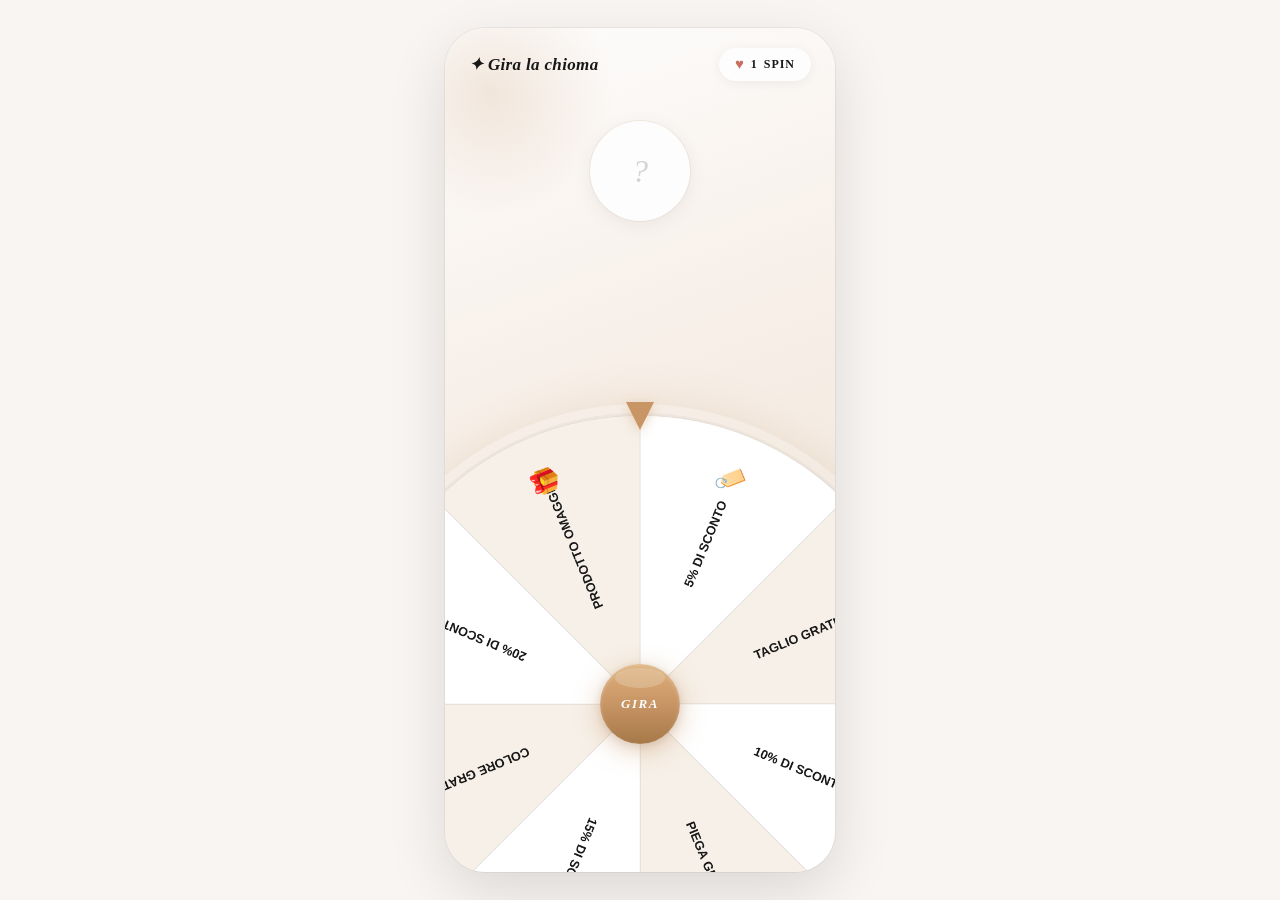
<file: fortune-wheel.html>
<!DOCTYPE html>
<html lang="it">
<head>
  <meta charset="UTF-8">
  <meta name="viewport" content="width=device-width, initial-scale=1.0, user-scalable=no">
  <title>Gira la Chioma — Norino</title>
  <link rel="icon" type="image/png" href="Favicon.png">
  <link rel="preconnect" href="https://fonts.googleapis.com">
  <link rel="preconnect" href="https://fonts.gstatic.com" crossorigin>
  <link href="https://fonts.googleapis.com/css2?family=Poppins:wght@700&display=swap" rel="stylesheet">
  <link rel="stylesheet" href="css/fortune-wheel.css">
</head>
<body>

<div class="phone-frame">

  <!-- Header -->
  <div class="header">
    <div class="wheel-title">✦ Gira la chioma</div>
    <div class="spins-badge">
      <span class="heart">♥</span>
      <span id="spins-count">1</span> SPIN
    </div>
  </div>

  <!-- Prize display -->
  <div class="prize-display" id="prize-display">
    <span class="question-mark">?</span>
    <span class="prize-icon" id="prize-icon"></span>
  </div>

  <!-- Wheel -->
  <div class="wheel-wrapper">
    <div class="wheel-container">
      <div class="pointer"></div>
      <div class="wheel-glow"></div>
      <div class="wheel" id="wheel">
        <canvas id="wheel-canvas" width="1040" height="1040"></canvas>
      </div>
      <div class="spin-btn-wrapper">
        <button class="spin-btn" id="spin-btn">Gira</button>
      </div>
    </div>
  </div>1

  <!-- Win overlay -->
  <div class="win-overlay" id="win-overlay">
    <canvas id="confetti-canvas"></canvas>
    <div class="win-card">
      <div class="win-icon" id="win-icon"></div>
      <div class="win-label">Hai vinto</div>
      <div class="win-prize" id="win-prize-text"></div>
      <button class="collect-btn" id="collect-btn">Ritira il premio</button>
    </div>
  </div>

</div>

<script src="js/fb-pixel.js" defer></script>
<script src="js/fortune-wheel.js"></script>
</body>
</html>
</file>
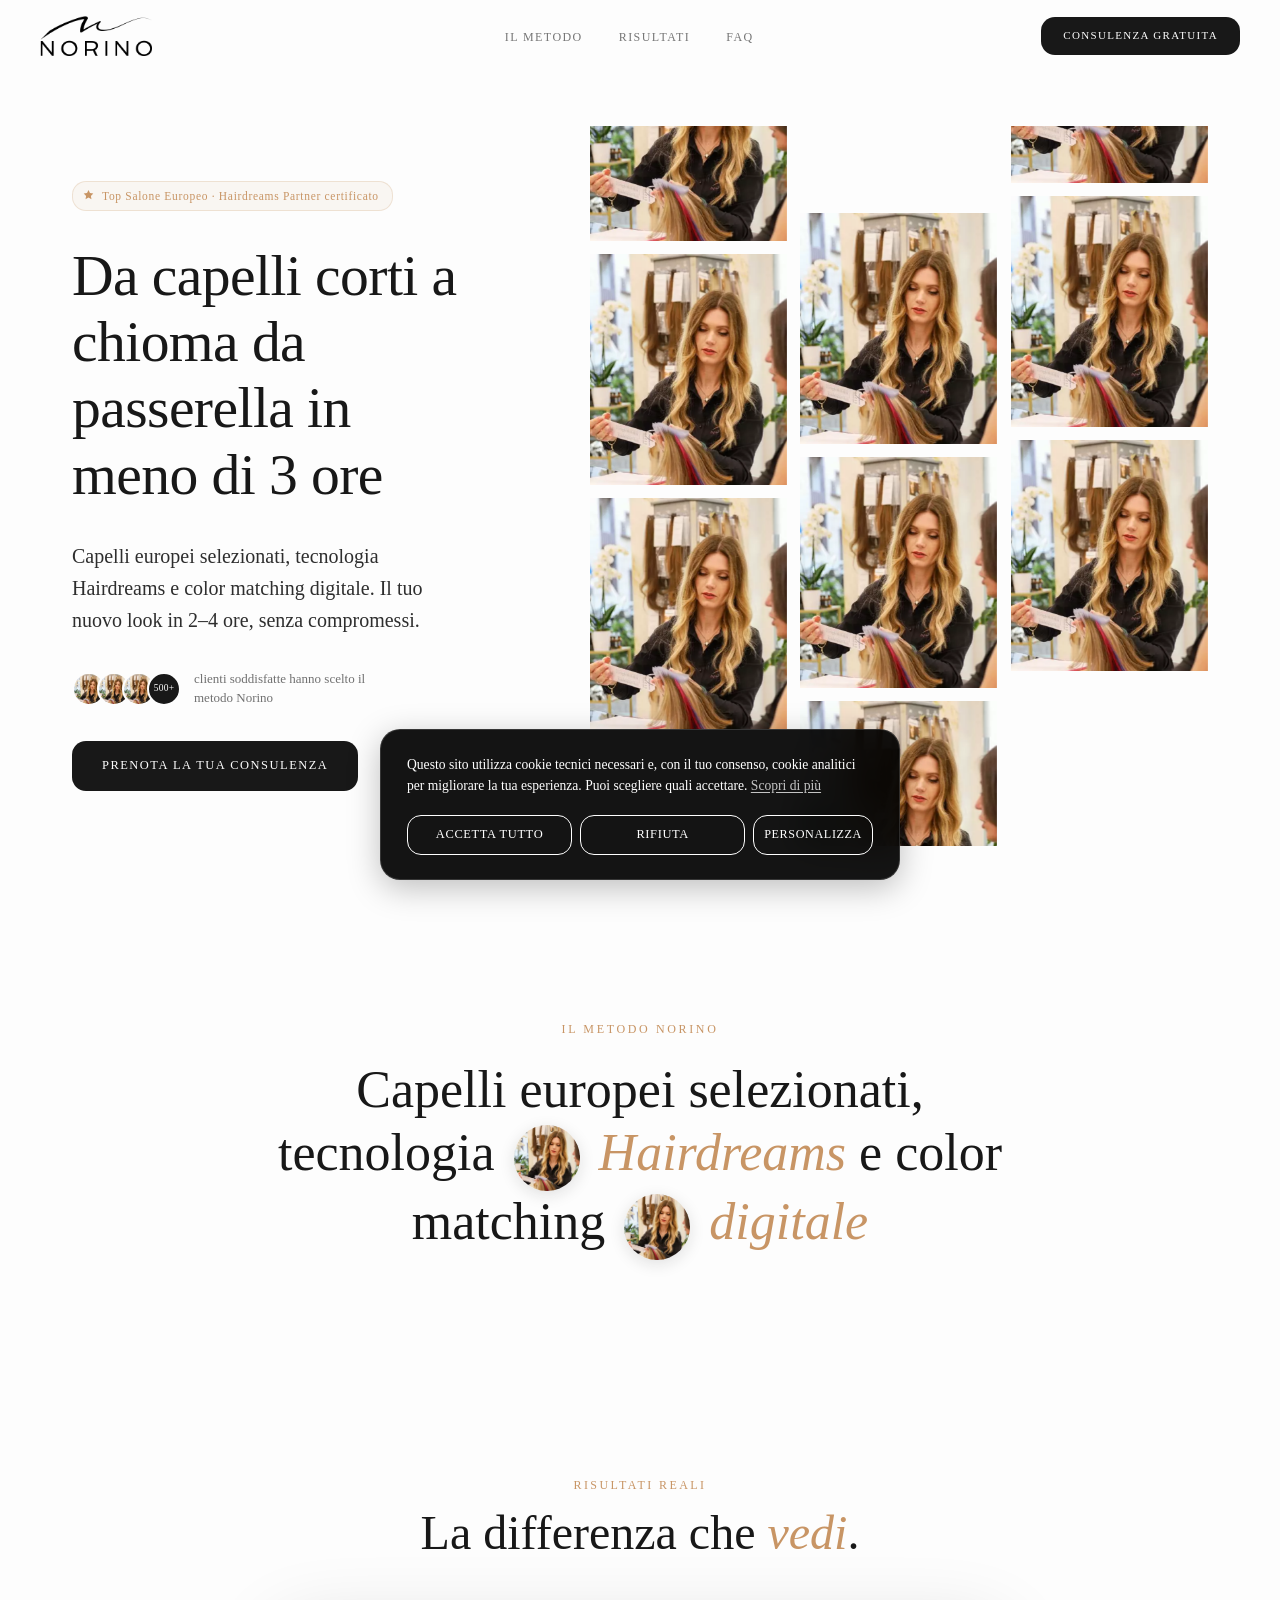
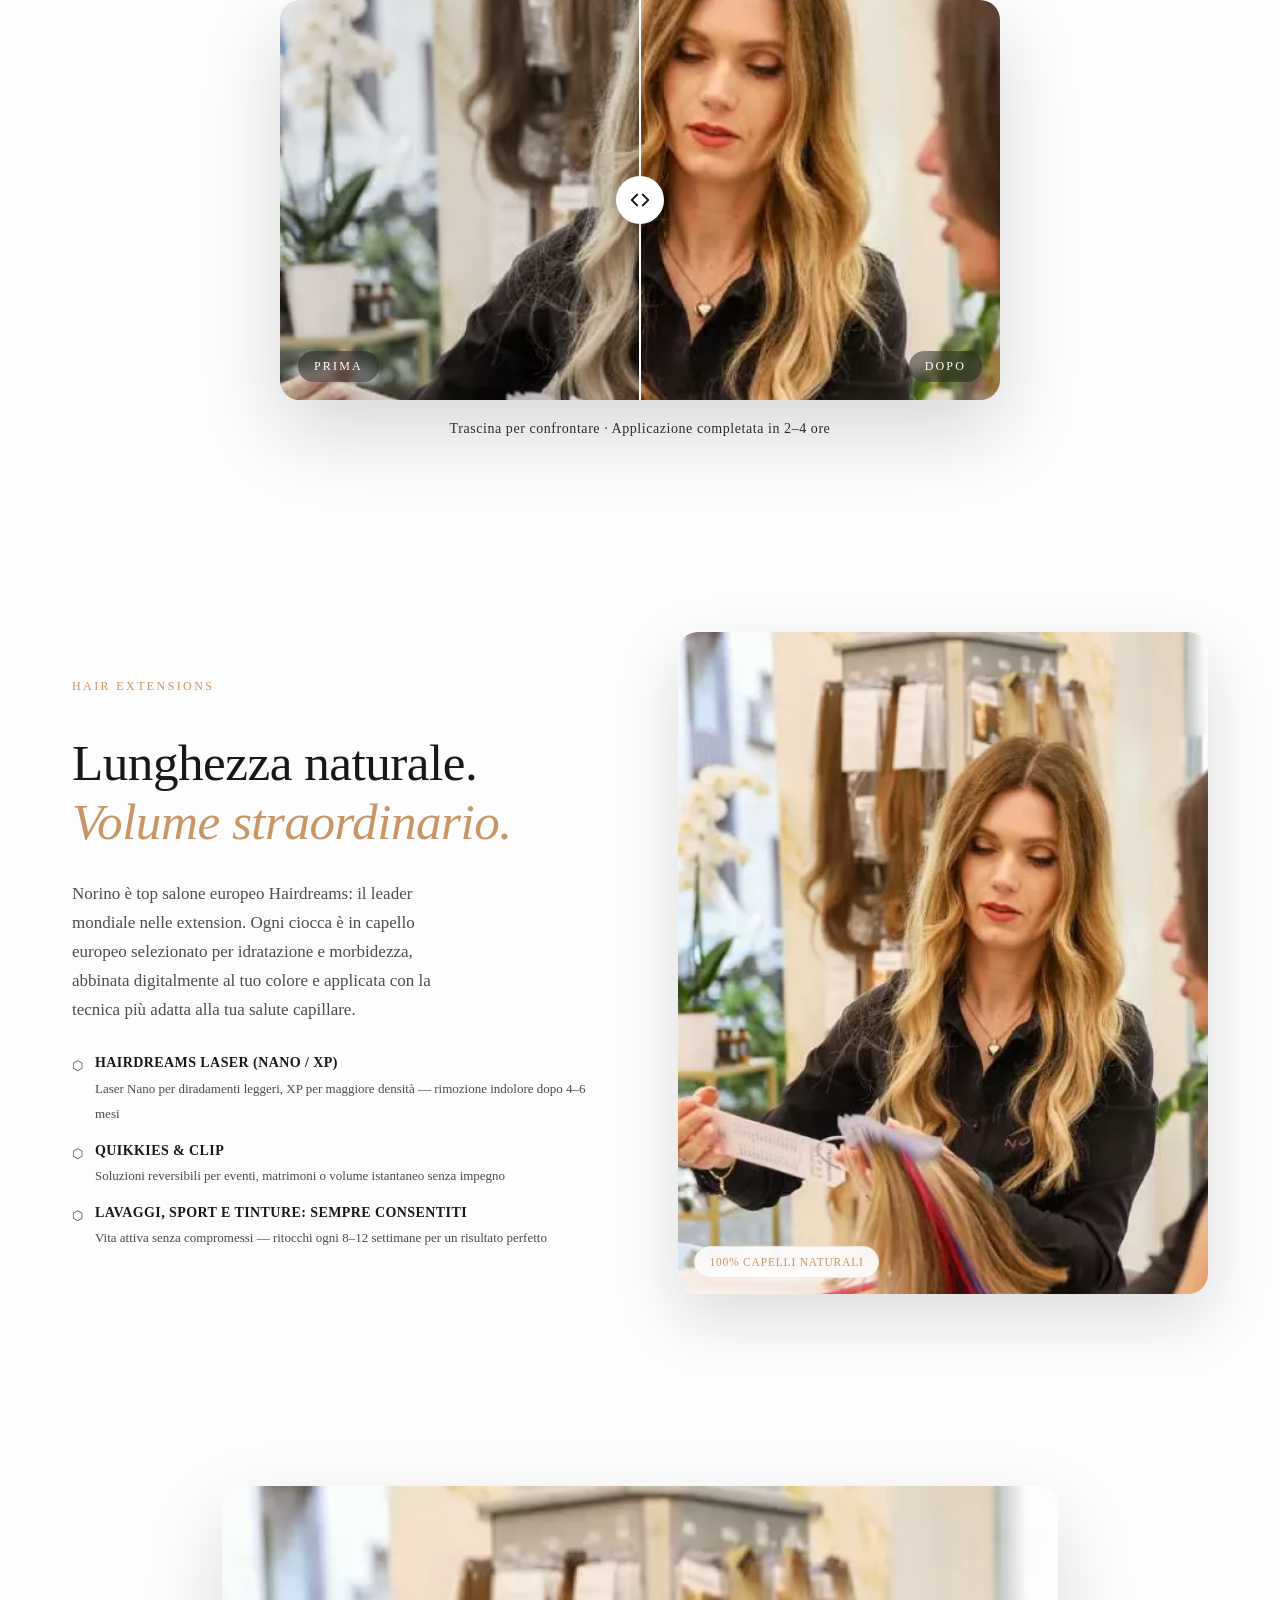
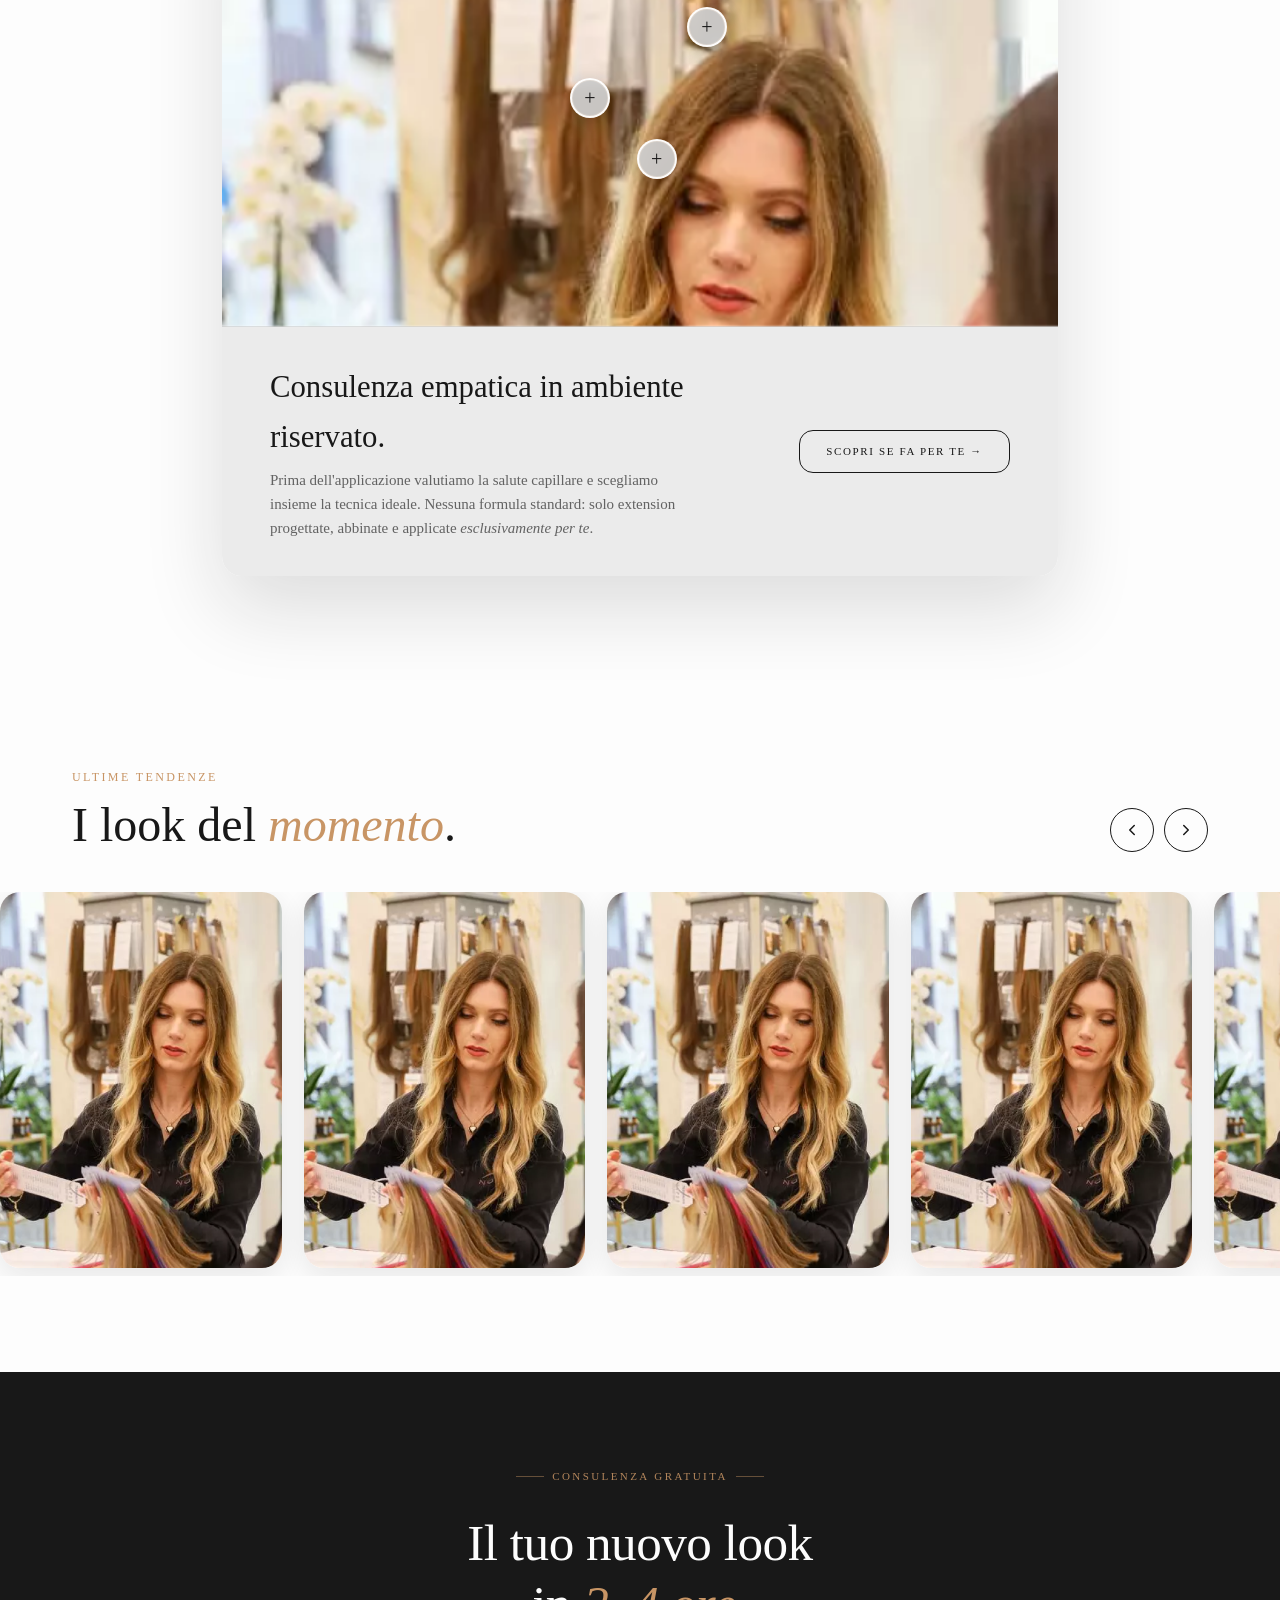
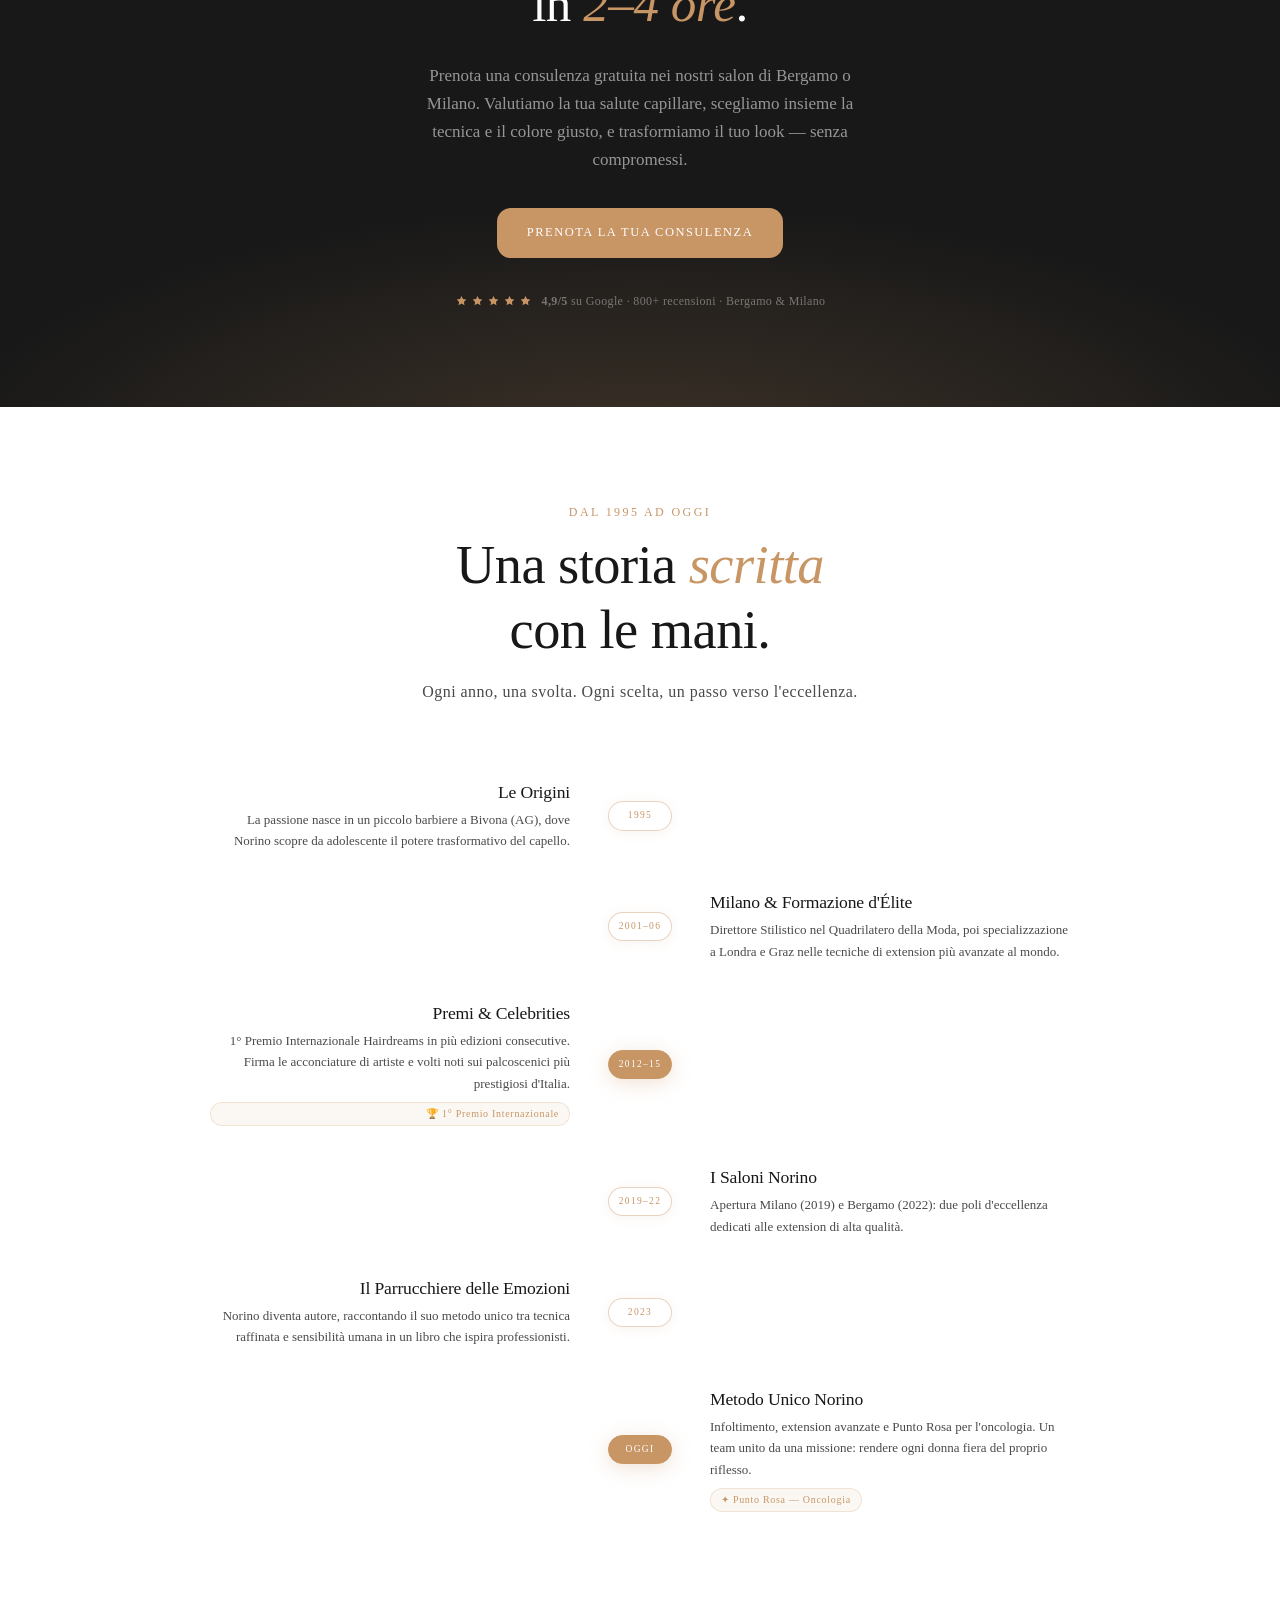
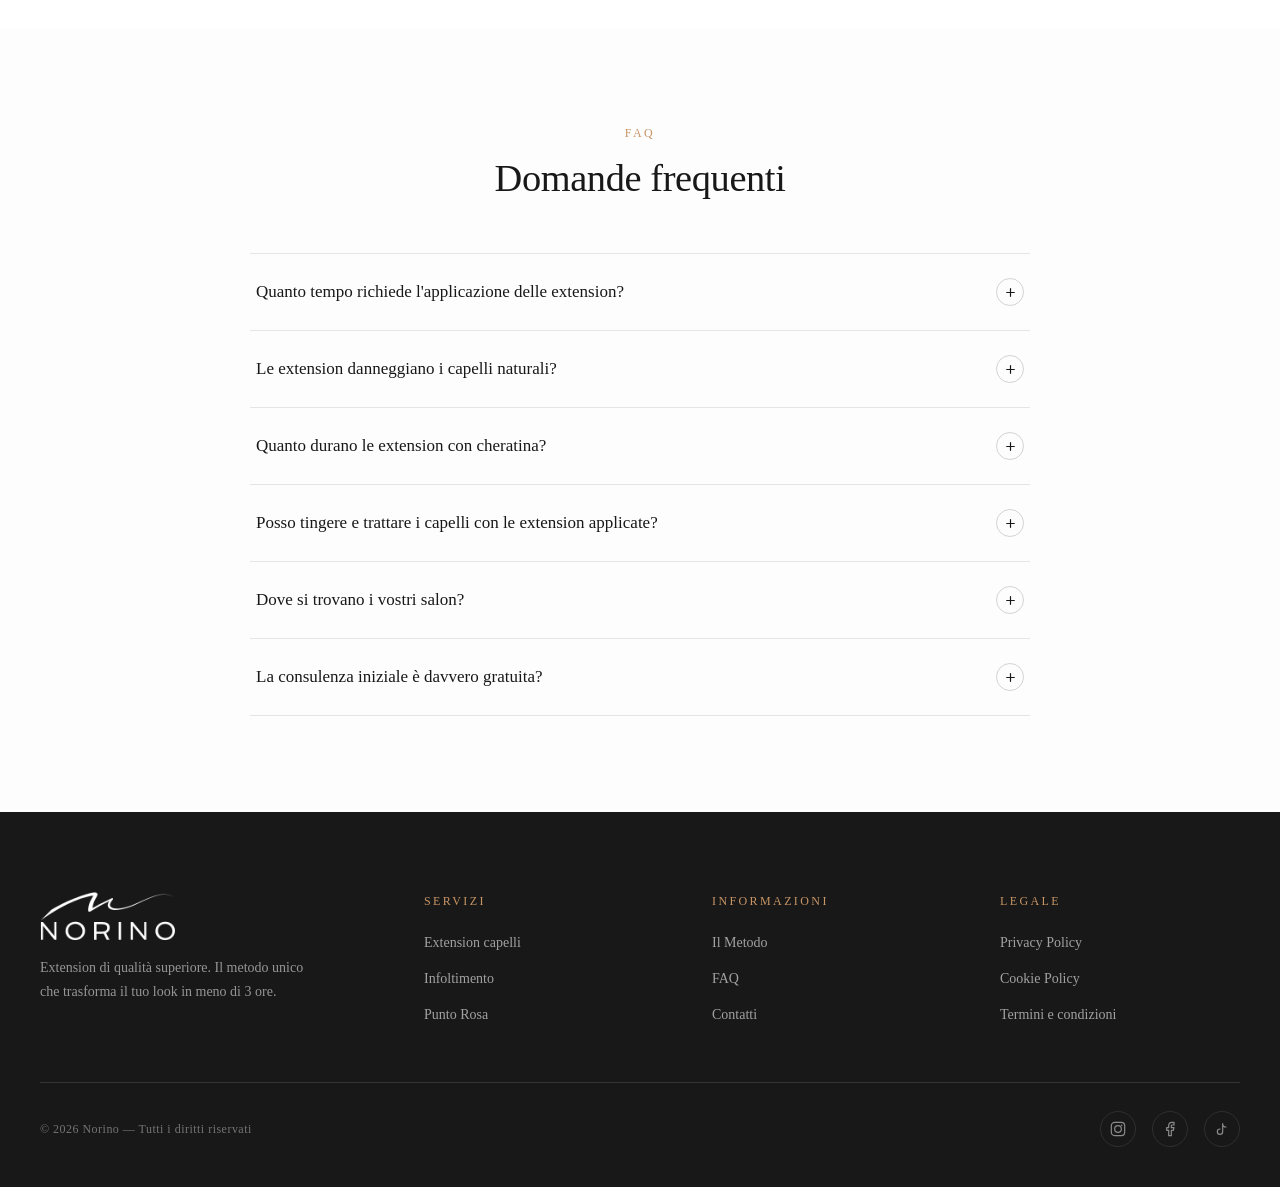
<file: index-animated.html>
<!doctype html>
<html lang="it">
  <head>
    <meta charset="UTF-8" />
    <!-- Google Consent Mode v2 — default (letto da localStorage prima di GTM) -->
    <script>
    window.dataLayer=window.dataLayer||[];
    function gtag(){dataLayer.push(arguments);}
    (function(){
      var c=null;
      try{var r=localStorage.getItem('norino_consent');if(r)c=JSON.parse(r);}catch(e){}
      var a=c&&c.analytics?'granted':'denied';
      var m=c&&c.marketing?'granted':'denied';
      gtag('consent','default',{
        ad_storage:m,
        ad_user_data:m,
        ad_personalization:m,
        analytics_storage:a,
        personalization_storage:m,
        functionality_storage:'granted',
        security_storage:'granted'
      });
    })();
    </script>
    <!-- Google Tag Manager -->
    <script>(function(w,d,s,l,i){w[l]=w[l]||[];w[l].push({'gtm.start':
    new Date().getTime(),event:'gtm.js'});var f=d.getElementsByTagName(s)[0],
    j=d.createElement(s),dl=l!='dataLayer'?'&l='+l:'';j.async=true;j.src=
    'https://www.googletagmanager.com/gtm.js?id='+i+dl;f.parentNode.insertBefore(j,f);
    })(window,document,'script','dataLayer','GTM-5J2RDB59');</script>
    <!-- End Google Tag Manager -->
    <meta name="viewport" content="width=device-width, initial-scale=1" />
    <title>Norino — Hair Extensions</title>
    <meta name="description" content="Scopri il metodo unico Norino: da capelli corti a chioma da passerella in meno di 3 ore." />
    <meta property="og:url" content="https://norino.it/" />
    <meta property="og:title" content="Norino — Hair Extensions" />
    <meta property="og:description" content="Scopri il metodo unico Norino: da capelli corti a chioma da passerella in meno di 3 ore." />
    <meta property="og:type" content="website" />
    <meta property="og:image" content="https://norino.it/img/og-image.jpg" />
    <meta property="twitter:card" content="summary_large_image" />
    <link rel="icon" type="image/png" href="Favicon.png" />
    <link rel="apple-touch-icon" href="Favicon.png" />
    <link rel="stylesheet" href="css/styles.css" />

    <style>
      /* ══════════════════════════════════════════════
         NORINO ANIMATED — Emil Kowalski design system
         ══════════════════════════════════════════════ */

      /* ── Custom easing curves ─────────────────────
         Never use built-in easings — they're too weak.
         Use strong custom curves for intentional feel.      */
      :root {
        --ease-out:    cubic-bezier(0.23, 1, 0.32, 1);
        --ease-in-out: cubic-bezier(0.77, 0, 0.175, 1);
        --ease-drawer: cubic-bezier(0.32, 0.72, 0, 1);
      }

      /* ── Navbar entrance ──────────────────────────
         Slides down from -8px, fades in. Fast: 250ms.
         Users see this once per visit — animate it.    */
      .site-nav {
        animation: nav-enter 300ms cubic-bezier(0.23, 1, 0.32, 1) both;
      }
      @keyframes nav-enter {
        from { opacity: 0; transform: translateY(-10px); }
        to   { opacity: 1; transform: translateY(0); }
      }

      /* Nav links: clip-path underline on hover */
      .nav__links a {
        position: relative;
        text-decoration: none;
      }
      .nav__links a::after {
        content: '';
        position: absolute;
        bottom: -2px;
        left: 0;
        width: 100%;
        height: 1px;
        background: currentColor;
        clip-path: inset(0 100% 0 0);
        transition: clip-path 200ms var(--ease-out);
      }
      @media (hover: hover) and (pointer: fine) {
        .nav__links a:hover::after {
          clip-path: inset(0 0% 0 0);
        }
      }

      /* ── Button press feedback ────────────────────
         Every pressable element must feel responsive.
         scale(0.97) gives tactile confirmation.        */
      .btn {
        transition: transform 150ms var(--ease-out),
                    box-shadow 150ms var(--ease-out),
                    background-color 150ms var(--ease-out);
      }
      .btn:active {
        transform: scale(0.97);
      }

      /* ── Hero text: staggered entrance ───────────
         Award → Title → Sub → Social proof → CTA.
         Each 80ms apart — short enough to feel snappy,
         long enough to see the cascade.
         NOTE: cubic-bezier() inline — var() in animation
         shorthand is unreliable across browsers.         */
      .hero__award {
        animation: fade-up 500ms cubic-bezier(0.23, 1, 0.32, 1) 80ms both;
      }
      .hero-header__title {
        animation: fade-up 600ms cubic-bezier(0.23, 1, 0.32, 1) 160ms both;
      }
      .hero-header__sub {
        animation: fade-up 500ms cubic-bezier(0.23, 1, 0.32, 1) 260ms both;
      }
      .hero__social-proof {
        animation: fade-up 500ms cubic-bezier(0.23, 1, 0.32, 1) 340ms both;
      }
      .hero-header__cta {
        animation: fade-up 500ms cubic-bezier(0.23, 1, 0.32, 1) 420ms both;
      }

      @keyframes fade-up {
        from {
          opacity: 0;
          transform: translateY(14px);
        }
        to {
          opacity: 1;
          transform: translateY(0);
        }
      }

      /* ── Hero gallery: clip-path reveal ──────────
         Images reveal from bottom via clip-path.
         Stagger across the 3 columns.               */
      .hero-header__gallery {
        --col-delay: 0ms;
      }
      .hero-header__col:nth-child(1) { --col-delay: 100ms; }
      .hero-header__col:nth-child(2) { --col-delay: 200ms; }
      .hero-header__col:nth-child(3) { --col-delay: 300ms; }

      .hero-header__img-wrap {
        overflow: hidden;
        border-radius: inherit;
      }
      .hero-header__img-wrap img {
        animation: img-reveal 700ms var(--ease-out) var(--col-delay, 100ms) both;
      }
      .hero-header__img-wrap img {
        animation-name: img-reveal;
        animation-duration: 700ms;
        animation-timing-function: cubic-bezier(0.23, 1, 0.32, 1);
        animation-fill-mode: both;
      }
      .hero-header__col:nth-child(1) .hero-header__img-wrap:nth-child(1) img { animation-delay: 100ms; }
      .hero-header__col:nth-child(1) .hero-header__img-wrap:nth-child(2) img { animation-delay: 200ms; }
      .hero-header__col:nth-child(1) .hero-header__img-wrap:nth-child(3) img { animation-delay: 300ms; }
      .hero-header__col:nth-child(2) .hero-header__img-wrap:nth-child(1) img { animation-delay: 220ms; }
      .hero-header__col:nth-child(2) .hero-header__img-wrap:nth-child(2) img { animation-delay: 320ms; }
      .hero-header__col:nth-child(2) .hero-header__img-wrap:nth-child(3) img { animation-delay: 420ms; }
      .hero-header__col:nth-child(3) .hero-header__img-wrap:nth-child(1) img { animation-delay: 340ms; }
      .hero-header__col:nth-child(3) .hero-header__img-wrap:nth-child(2) img { animation-delay: 440ms; }
      .hero-header__col:nth-child(3) .hero-header__img-wrap:nth-child(3) img { animation-delay: 540ms; }

      @keyframes img-reveal {
        from {
          clip-path: inset(0 0 100% 0);
          transform: scale(1.04);
        }
        to {
          clip-path: inset(0 0 0% 0);
          transform: scale(1);
        }
      }

      /* Gallery images: subtle scale on hover */
      @media (hover: hover) and (pointer: fine) {
        .hero-header__img-wrap img {
          transition: transform 500ms var(--ease-out);
        }
        .hero-header__img-wrap:hover img {
          transform: scale(1.03);
        }
      }

      /* ── Scroll-triggered animations ─────────────
         Elements start invisible. JS adds [data-visible]
         via IntersectionObserver when they enter view.   */

      [data-animate] {
        opacity: 0;
        transform: translateY(20px);
        transition: opacity 500ms var(--ease-out),
                    transform 500ms var(--ease-out);
      }
      [data-animate="from-left"] {
        transform: translateX(-24px);
      }
      [data-animate="from-right"] {
        transform: translateX(24px);
      }
      [data-animate="scale-in"] {
        transform: scale(0.97);
        opacity: 0;
        transition: opacity 400ms var(--ease-out),
                    transform 400ms var(--ease-out);
      }
      [data-animate][data-visible] {
        opacity: 1;
        transform: none;
      }

      /* Staggered children via CSS delay variable */
      [data-stagger] > * {
        opacity: 0;
        transform: translateY(10px);
        transition: opacity 400ms var(--ease-out),
                    transform 400ms var(--ease-out);
        transition-delay: var(--item-delay, 0ms);
      }
      [data-stagger][data-visible] > * {
        opacity: 1;
        transform: translateY(0);
      }
      [data-stagger] > *:nth-child(1) { --item-delay: 0ms;   }
      [data-stagger] > *:nth-child(2) { --item-delay: 60ms;  }
      [data-stagger] > *:nth-child(3) { --item-delay: 120ms; }
      [data-stagger] > *:nth-child(4) { --item-delay: 180ms; }
      [data-stagger] > *:nth-child(5) { --item-delay: 240ms; }
      [data-stagger] > *:nth-child(6) { --item-delay: 300ms; }

      /* ── Banner: editorial text reveal ───────────*/
      .banner__title {
        transition: opacity 600ms var(--ease-out),
                    transform 600ms var(--ease-out);
      }

      /* ── Ext-split: image hover ───────────────── */
      .ext-split__img-wrap {
        overflow: hidden;
      }
      @media (hover: hover) and (pointer: fine) {
        .ext-split__img-wrap img {
          transition: transform 600ms var(--ease-out);
        }
        .ext-split__img-wrap:hover img {
          transform: scale(1.03);
        }
      }

      /* ── Ext features: hover lift ─────────────── */
      @media (hover: hover) and (pointer: fine) {
        .ext-split__features li {
          transition: transform 200ms var(--ease-out);
        }
        .ext-split__features li:hover {
          transform: translateX(4px);
        }
      }

      /* ── Hotspot buttons: pulse ───────────────── */
      .hs-btn {
        transition: transform 150ms var(--ease-out),
                    box-shadow 150ms var(--ease-out);
      }
      .hs-btn::before {
        content: '';
        position: absolute;
        inset: 0;
        border-radius: inherit;
        background: currentColor;
        opacity: 0.2;
        animation: hs-pulse 2.4s var(--ease-out) infinite;
      }
      @keyframes hs-pulse {
        0%, 100% { transform: scale(1);   opacity: 0.2; }
        50%       { transform: scale(1.6); opacity: 0;   }
      }
      .hs-btn:active {
        transform: scale(0.94);
      }

      /* Popup: scale from trigger (origin-aware), not from center */
      .hs-popup {
        transform-origin: top left;
        transition: opacity 200ms var(--ease-out),
                    transform 200ms var(--ease-out);
      }
      .hs-popup:not(.active) {
        opacity: 0;
        transform: scale(0.95);
        pointer-events: none;
      }
      .hs-popup.active {
        opacity: 1;
        transform: scale(1);
      }

      /* ── Trends cards: hover lift + scale ──────── */
      @media (hover: hover) and (pointer: fine) {
        .trends__card {
          transition: transform 250ms var(--ease-out),
                      box-shadow 250ms var(--ease-out);
        }
        .trends__card:hover {
          transform: translateY(-4px) scale(1.02);
          box-shadow: 0 16px 40px rgba(0,0,0,0.12);
        }
        .trends__card img {
          transition: transform 500ms var(--ease-out);
        }
        .trends__card:hover img {
          transform: scale(1.05);
        }
      }
      .trends__card {
        overflow: hidden;
      }

      /* Trend arrow buttons */
      .trends__arrow {
        transition: transform 150ms var(--ease-out),
                    background-color 150ms var(--ease-out);
      }
      .trends__arrow:active {
        transform: scale(0.94);
      }

      /* ── FAQ: smooth accordion ────────────────────
         Transitions, not keyframes — rapidly triggerable */
      .faq-item__body {
        display: grid;
        grid-template-rows: 0fr;
        transition: grid-template-rows 250ms var(--ease-out);
      }
      .faq-item__body-inner {
        overflow: hidden;
      }
      .faq-item.open .faq-item__body {
        grid-template-rows: 1fr;
      }
      .faq-item__btn {
        transition: color 200ms var(--ease-out);
      }
      .faq-item__icon svg {
        transition: transform 250ms var(--ease-out);
      }
      .faq-item.open .faq-item__icon svg {
        transform: rotate(45deg);
      }

      /* ── Timeline: scroll alternating sides ──────*/
      .tl-item--left  [data-animate="tl"] { transform: translateX(-28px); opacity: 0; }
      .tl-item--right [data-animate="tl"] { transform: translateX(28px);  opacity: 0; }
      [data-animate="tl"] {
        transition: opacity 500ms var(--ease-out),
                    transform 500ms var(--ease-out);
      }
      [data-animate="tl"][data-visible] {
        opacity: 1;
        transform: none;
      }

      /* Timeline node: scale in */
      .tl-node {
        transition: transform 400ms var(--ease-out),
                    opacity 400ms var(--ease-out);
      }
      .tl-item:not([data-inview]) .tl-node {
        transform: scale(0.7);
        opacity: 0;
      }
      .tl-item[data-inview] .tl-node {
        transform: scale(1);
        opacity: 1;
      }

      /* ── CTA final: scale + glow ──────────────── */
      .cta-final__inner {
        transition: opacity 500ms var(--ease-out),
                    transform 500ms var(--ease-out);
      }

      /* ── Sticky CTA: slide up after delay ─────── */
      .sticky-cta {
        animation: sticky-enter 400ms cubic-bezier(0.23, 1, 0.32, 1) 1.2s both;
      }
      @keyframes sticky-enter {
        from { transform: translateY(100%); opacity: 0; }
        to   { transform: translateY(0);   opacity: 1; }
      }

      /* ── Consult modal: scale from center ──────── */
      .consult-overlay {
        transition: opacity 250ms var(--ease-out);
      }
      .consult-overlay:not(.active) {
        opacity: 0;
        pointer-events: none;
      }
      .consult-overlay.active {
        opacity: 1;
      }
      .consult-modal {
        transition: transform 300ms var(--ease-drawer),
                    opacity 300ms var(--ease-out);
        transform-origin: center bottom;
      }
      .consult-overlay:not(.active) .consult-modal {
        transform: scale(0.96) translateY(12px);
        opacity: 0;
      }
      .consult-overlay.active .consult-modal {
        transform: scale(1) translateY(0);
        opacity: 1;
      }

      /* ── Social proof avatars: stagger on load ─── */
      .social-proof__avatar {
        animation: avatar-pop 400ms cubic-bezier(0.23, 1, 0.32, 1) both;
      }
      .social-proof__avatar:nth-child(1) { animation-delay: 500ms; }
      .social-proof__avatar:nth-child(2) { animation-delay: 560ms; }
      .social-proof__avatar:nth-child(3) { animation-delay: 620ms; }
      .social-proof__avatar:nth-child(4) { animation-delay: 680ms; }
      @keyframes avatar-pop {
        from { opacity: 0; transform: scale(0.7) translateY(6px); }
        to   { opacity: 1; transform: scale(1)   translateY(0);   }
      }

      /* ── Footer links: hover underline ─────────── */
      @media (hover: hover) and (pointer: fine) {
        .footer__col a {
          position: relative;
          text-decoration: none;
          transition: color 150ms;
        }
        .footer__col a::after {
          content: '';
          position: absolute;
          bottom: -1px;
          left: 0;
          width: 100%;
          height: 1px;
          background: currentColor;
          clip-path: inset(0 100% 0 0);
          transition: clip-path 200ms var(--ease-out);
        }
        .footer__col a:hover::after {
          clip-path: inset(0 0% 0 0);
        }
      }

      /* ── Social icon hover ──────────────────────── */
      @media (hover: hover) and (pointer: fine) {
        .footer__socials a {
          transition: transform 200ms var(--ease-out),
                      opacity 200ms;
        }
        .footer__socials a:hover {
          transform: translateY(-3px);
          opacity: 0.7;
        }
      }

      /* ══════════════════════════════════════════════
         PREFERS-REDUCED-MOTION
         Fewer and gentler — never zero. Keep opacity
         transitions that aid comprehension. Remove
         movement and position animations.
         ══════════════════════════════════════════════ */
      @media (prefers-reduced-motion: reduce) {
        *,
        *::before,
        *::after {
          animation-duration: 0.01ms !important;
          animation-delay: 0.01ms !important;
          transition-duration: 0.01ms !important;
        }
        [data-animate],
        [data-stagger] > * {
          opacity: 1 !important;
          transform: none !important;
          transition: none !important;
        }
        .tl-item:not([data-inview]) .tl-node {
          transform: none;
          opacity: 1;
        }
      }
    </style>
  </head>

  <body>
    <!-- Google Tag Manager (noscript) -->
    <noscript><iframe src="https://www.googletagmanager.com/ns.html?id=GTM-5J2RDB59"
    height="0" width="0" style="display:none;visibility:hidden"></iframe></noscript>
    <!-- End Google Tag Manager (noscript) -->

    <!-- ═══ NAVBAR ═══ -->
    <nav class="site-nav" id="site-nav" aria-label="Navigazione principale">
      <div class="nav__inner">
        <a href="index.html" class="nav__brand"><img src="img/logonorino.png" alt="Norino" class="nav__logo" /></a>
        <ul class="nav__links">
          <li><a href="#il-metodo">Il Metodo</a></li>
          <li><a href="#risultati">Risultati</a></li>
          <li><a href="#faq">FAQ</a></li>
        </ul>
        <div class="nav__cta">
          <button class="btn btn--dark" data-action="open-consult">Consulenza gratuita</button>
        </div>
      </div>
    </nav>

    <!-- ═══ HERO HEADER ═══ -->
    <header class="hero-header">
      <div class="hero-header__text">
        <div class="hero__award">
          <svg width="13" height="13" viewBox="0 0 24 24" fill="currentColor" aria-hidden="true"><path d="M12 2l2.74 5.56 6.13.89-4.44 4.32 1.05 6.1L12 15.9l-5.48 2.97 1.05-6.1L3.13 8.45l6.13-.89L12 2z"/></svg>
          <span>Top Salone Europeo · Hairdreams Partner certificato</span>
        </div>
        <h1 class="hero-header__title">
          Da capelli corti a<br />chioma da passerella in meno di 3 ore
        </h1>
        <p class="hero-header__sub">
          Capelli europei selezionati, tecnologia Hairdreams e color matching digitale. Il tuo nuovo look in 2–4 ore, senza compromessi.
        </p>
        <div class="hero__social-proof">
          <div class="social-proof__avatars">
            <div class="social-proof__avatar"><img src="/img/NOR%20__%20Hero%20GL.png" alt="" loading="lazy" /></div>
            <div class="social-proof__avatar"><img src="/img/NOR%20__%20Hero%20GL.png" alt="" loading="lazy" /></div>
            <div class="social-proof__avatar"><img src="/img/NOR%20__%20Hero%20GL.png" alt="" loading="lazy" /></div>
            <div class="social-proof__avatar social-proof__avatar--count">500+</div>
          </div>
          <p class="social-proof__text">clienti soddisfatte hanno scelto il metodo Norino</p>
        </div>
        <div class="hero-header__cta">
          <button class="btn btn--dark" data-action="open-consult">Prenota la tua consulenza</button>
        </div>
      </div>

      <!-- Gallery -->
      <div class="hero-header__gallery">
        <div class="hero-header__col">
          <div class="hero-header__img-wrap">
            <img alt="Extension capelli Norino - risultato prima" width="500" height="564"
                 src="/img/NOR%20__%20Hero%20GL.png"
                 sizes="(max-width: 480px) 50vw, (max-width: 900px) 33vw, 20vw" loading="eager" decoding="async" />
          </div>
          <div class="hero-header__img-wrap">
            <img alt="Extension capelli Norino - vista laterale" width="400" height="300"
                 src="/img/NOR%20__%20Hero%20GL.png"
                 sizes="(max-width: 480px) 50vw, (max-width: 900px) 33vw, 20vw" loading="lazy" decoding="async" />
          </div>
          <div class="hero-header__img-wrap">
            <img alt="Extension capelli Norino - dettaglio" width="400" height="300"
                 src="/img/NOR%20__%20Hero%20GL.png"
                 sizes="(max-width: 480px) 50vw, (max-width: 900px) 33vw, 20vw" loading="lazy" decoding="async" />
          </div>
        </div>
        <div class="hero-header__col">
          <div class="hero-header__img-wrap">
            <img alt="Extension capelli Norino - chioma voluminosa" width="500" height="564"
                 src="/img/NOR%20__%20Hero%20GL.png"
                 sizes="(max-width: 480px) 50vw, (max-width: 900px) 33vw, 20vw" loading="lazy" decoding="async" />
          </div>
          <div class="hero-header__img-wrap">
            <img alt="Extension capelli Norino - dettaglio ciocche" width="400" height="300"
                 src="/img/NOR%20__%20Hero%20GL.png"
                 sizes="(max-width: 480px) 50vw, (max-width: 900px) 33vw, 20vw" loading="lazy" decoding="async" />
          </div>
          <div class="hero-header__img-wrap">
            <img alt="Extension capelli Norino - riccio" width="500" height="564"
                 src="/img/NOR%20__%20Hero%20GL.png"
                 sizes="(max-width: 480px) 50vw, (max-width: 900px) 33vw, 20vw" loading="lazy" decoding="async" />
          </div>
        </div>
        <div class="hero-header__col">
          <div class="hero-header__img-wrap">
            <img alt="Extension capelli Norino - mosso naturale" width="500" height="564"
                 src="/img/NOR%20__%20Hero%20GL.png"
                 sizes="(max-width: 480px) 50vw, (max-width: 900px) 33vw, 20vw" loading="lazy" decoding="async" />
          </div>
          <div class="hero-header__img-wrap">
            <img alt="Extension capelli Norino - applicazione" width="400" height="300"
                 src="/img/NOR%20__%20Hero%20GL.png"
                 sizes="(max-width: 480px) 50vw, (max-width: 900px) 33vw, 20vw" loading="lazy" decoding="async" />
          </div>
          <div class="hero-header__img-wrap">
            <img alt="Extension capelli Norino - risultato finale" width="500" height="564"
                 src="/img/NOR%20__%20Hero%20GL.png"
                 sizes="(max-width: 480px) 50vw, (max-width: 900px) 33vw, 20vw" loading="lazy" decoding="async" />
          </div>
        </div>
      </div>
    </header>

    <!-- ═══ BANNER EDITORIALE ═══ -->
    <section class="banner" id="il-metodo" aria-label="Il metodo Norino">
      <span class="banner__label" data-animate>Il metodo Norino</span>
      <h2 class="banner__title" data-animate>
        Capelli europei selezionati,
        tecnologia
        <span class="banner__dot">
          <img alt="Hairdreams Norino" width="1920" height="1080"
               src="/img/NOR%20__%20Hero%20GL.png"
               sizes="66px" loading="lazy" decoding="async" />
        </span>
        <em>Hairdreams</em>
        e color matching
        <span class="banner__dot">
          <img alt="Color matching digitale Norino" width="800" height="590"
               src="/img/NOR%20__%20Hero%20GL.png"
               sizes="66px" loading="lazy" decoding="async" />
        </span>
        <em>digitale</em>
      </h2>
    </section>

    <!-- ═══ BEFORE / AFTER SLIDER ═══ -->
    <section class="ba-section" id="risultati" aria-label="Confronto prima e dopo">
      <div class="ba-header" data-animate>
        <span class="n-eyebrow">Risultati reali</span>
        <h2 class="n-heading">La differenza che <em>vedi</em>.</h2>
      </div>

      <div id="baWrap" class="ba-wrap" data-animate="scale-in">
        <img alt="Dopo — chioma con extension Norino" width="1920" height="1080"
             src="/img/NOR%20__%20Hero%20GL.png"
             class="ba-after" sizes="(max-width: 860px) 90vw, 860px" loading="lazy" decoding="async" />
        <div id="baLayer" class="ba-before-layer">
          <img alt="Prima — capelli naturali" width="1920" height="1080"
               src="/img/NOR%20__%20Hero%20GL.png"
               sizes="(max-width: 860px) 90vw, 860px" loading="lazy" decoding="async" />
        </div>
        <div id="baDivider" class="ba-divider"></div>
        <div id="baHandle" class="ba-handle">
          <svg viewBox="0 0 24 24" fill="none" stroke="currentColor" stroke-width="2"
               stroke-linecap="round" stroke-linejoin="round" aria-hidden="true">
            <polyline points="9 18 3 12 9 6"></polyline>
            <polyline points="15 6 21 12 15 18"></polyline>
          </svg>
        </div>
        <div class="ba-label ba-label--prima">Prima</div>
        <div class="ba-label ba-label--dopo">Dopo</div>
      </div>

      <p class="n-caption" data-animate>Trascina per confrontare · Applicazione completata in 2–4 ore</p>
    </section>

    <!-- ═══ SEZIONE EXTENSION EDITORIALE ═══ -->
    <section class="ext-split" aria-label="Le nostre extension">
      <div class="ext-split__text" data-animate="from-left">
        <span class="n-eyebrow">Hair Extensions</span>
        <h2 class="ext-split__title">
          Lunghezza naturale.<br /><em>Volume straordinario.</em>
        </h2>
        <p class="ext-split__sub">
          Norino è top salone europeo Hairdreams: il leader mondiale nelle extension. Ogni ciocca è in capello europeo selezionato per idratazione e morbidezza, abbinata digitalmente al tuo colore e applicata con la tecnica più adatta alla tua salute capillare.
        </p>
        <ul class="ext-split__features" data-stagger>
          <li>
            <span class="ext-feat__icon">⬡</span>
            <div>
              <strong>Hairdreams Laser (Nano / XP)</strong>
              <span>Laser Nano per diradamenti leggeri, XP per maggiore densità — rimozione indolore dopo 4–6 mesi</span>
            </div>
          </li>
          <li>
            <span class="ext-feat__icon">⬡</span>
            <div>
              <strong>Quikkies &amp; Clip</strong>
              <span>Soluzioni reversibili per eventi, matrimoni o volume istantaneo senza impegno</span>
            </div>
          </li>
          <li>
            <span class="ext-feat__icon">⬡</span>
            <div>
              <strong>Lavaggi, sport e tinture: sempre consentiti</strong>
              <span>Vita attiva senza compromessi — ritocchi ogni 8–12 settimane per un risultato perfetto</span>
            </div>
          </li>
        </ul>
      </div>

      <div class="ext-split__img-wrap" data-animate="from-right">
        <img
          src="/img/NOR%20__%20Hero%20GL.png"
          alt="Extension capelli Norino — risultato naturale"
          width="800" height="1000"
          loading="lazy" decoding="async" />
        <div class="ext-split__tag">100% capelli naturali</div>
      </div>

    </section>

    <!-- ═══ HOTSPOT INTERATTIVO ═══ -->
    <section class="hotspot-section" aria-label="Il servizio Glamour Extension">
      <div class="hotspot-box">
        <div class="hotspot-wrap" data-animate="scale-in">
          <img alt="Glamour Extension Norino — dettaglio applicazione" width="1920" height="1080"
               src="/img/NOR%20__%20Hero%20GL.png"
               sizes="(max-width: 640px) 100vw, 90vw" loading="lazy" decoding="async" />

          <button data-pop="pop1" aria-label="Capelli naturali Remy" class="hs-btn" style="top: 32%; left: 58%">+</button>
          <div id="pop1" class="hs-popup" style="top: 10%; left: 62%">
            <button data-close="pop1" class="hs-close" aria-label="Chiudi">✕</button>
            <span class="n-eyebrow">Materia Prima</span>
            <h4 class="n-product-title">Capelli Europei Selezionati</h4>
            <p>Ciocche in capello europeo 100% naturale, selezionate per idratazione, morbidezza e lucentezza. Movimento fluido e integrazione invisibile fin dal primo giorno.</p>
          </div>

          <button data-pop="pop2" aria-label="Tecnica di applicazione" class="hs-btn" style="top: 48%; left: 44%">+</button>
          <div id="pop2" class="hs-popup" style="top: 16%; right: 10%">
            <button data-close="pop2" class="hs-close" aria-label="Chiudi">✕</button>
            <span class="n-eyebrow">Tecnologia</span>
            <h4 class="n-product-title">Hairdreams Laser</h4>
            <p>Tecnica brevettata con ultrasuoni e laser: applicazione precisa, rimozione indolore e zero danni al capello naturale. Durata 4–6 mesi con ritocchi ogni 8–12 settimane.</p>
          </div>

          <button data-pop="pop3" aria-label="Color matching personalizzato" class="hs-btn" style="top: 62%; left: 52%">+</button>
          <div id="pop3" class="hs-popup" style="top: 36%; left: 55%">
            <button data-close="pop3" class="hs-close" aria-label="Chiudi">✕</button>
            <span class="n-eyebrow">Personalizzazione</span>
            <h4 class="n-product-title">Color Matching Digitale</h4>
            <p>Il colore viene abbinato digitalmente alla tua tonalità esatta e customizzato prima dell'applicazione. Risultato naturale garantito per eventi, matrimoni o uso quotidiano.</p>
          </div>

          <div id="hsOverlay" class="hs-overlay"></div>
        </div>

        <div class="hotspot-bar" data-animate>
          <div class="hotspot-bar__text">
            <h3 class="n-subheading">Consulenza empatica in ambiente riservato.</h3>
            <p>Prima dell'applicazione valutiamo la salute capillare e scegliamo insieme la tecnica ideale. Nessuna formula standard: solo extension progettate, abbinate e applicate <em>esclusivamente per te</em>.</p>
          </div>
          <button class="btn" data-action="open-consult">Scopri se fa per te →</button>
        </div>
      </div>
    </section>

    <!-- ═══ TRENDS SLIDER ═══ -->
    <section class="trends" id="tendenze" aria-label="Ultime tendenze">
      <div class="trends__header" data-animate>
        <div>
          <span class="n-eyebrow">Ultime tendenze</span>
          <h2 class="n-heading">I look del <em>momento</em>.</h2>
        </div>
        <div class="trends__nav">
          <button class="trends__arrow" id="trendPrev" aria-label="Precedente">
            <svg width="18" height="18" viewBox="0 0 24 24" fill="none" stroke="currentColor" stroke-width="2" stroke-linecap="round" stroke-linejoin="round"><polyline points="15 18 9 12 15 6"/></svg>
          </button>
          <button class="trends__arrow" id="trendNext" aria-label="Successivo">
            <svg width="18" height="18" viewBox="0 0 24 24" fill="none" stroke="currentColor" stroke-width="2" stroke-linecap="round" stroke-linejoin="round"><polyline points="9 6 15 12 9 18"/></svg>
          </button>
        </div>
      </div>

      <div class="trends__track" id="trendsTrack" data-stagger>
        <div class="trends__card">
          <img alt="Trend — extension bionde lunghe" loading="lazy" decoding="async"
               src="/img/NOR%20__%20Hero%20GL.png" />
        </div>
        <div class="trends__card">
          <img alt="Trend — chioma voluminosa castana" loading="lazy" decoding="async"
               src="/img/NOR%20__%20Hero%20GL.png" />
        </div>
        <div class="trends__card">
          <img alt="Trend — riccio naturale" loading="lazy" decoding="async"
               src="/img/NOR%20__%20Hero%20GL.png" />
        </div>
        <div class="trends__card">
          <img alt="Trend — extension lisce dettaglio" loading="lazy" decoding="async"
               src="/img/NOR%20__%20Hero%20GL.png" />
        </div>
        <div class="trends__card">
          <img alt="Trend — look da passerella" loading="lazy" decoding="async"
               src="/img/NOR%20__%20Hero%20GL.png" />
        </div>
        <div class="trends__card">
          <img alt="Trend — styling finale" loading="lazy" decoding="async"
               src="/img/NOR%20__%20Hero%20GL.png" />
        </div>
      </div>
    </section>

    <!-- ═══ CTA FINALE ═══ -->
    <section class="cta-final" aria-label="Prenota una consulenza">
      <div class="cta-final__inner" data-animate="scale-in">
        <span class="cta-final__eyebrow">Consulenza Gratuita</span>
        <h2 class="cta-final__title">
          Il tuo nuovo look<br />
          in <em>2–4 ore</em>.
        </h2>
        <p class="cta-final__sub">
          Prenota una consulenza gratuita nei nostri salon di Bergamo o Milano. Valutiamo la tua salute capillare, scegliamo insieme la tecnica e il colore giusto, e trasformiamo il tuo look — senza compromessi.
        </p>
        <div class="cta-final__actions">
          <button class="btn btn--terra" data-action="open-consult">Prenota la tua consulenza</button>
        </div>
        <div class="cta-final__proof">
          <div class="cta-final__stars">
            <svg width="13" height="13" viewBox="0 0 24 24" fill="currentColor" aria-hidden="true"><path d="M12 2l2.74 5.56 6.13.89-4.44 4.32 1.05 6.1L12 15.9l-5.48 2.97 1.05-6.1L3.13 8.45l6.13-.89L12 2z"/></svg>
            <svg width="13" height="13" viewBox="0 0 24 24" fill="currentColor" aria-hidden="true"><path d="M12 2l2.74 5.56 6.13.89-4.44 4.32 1.05 6.1L12 15.9l-5.48 2.97 1.05-6.1L3.13 8.45l6.13-.89L12 2z"/></svg>
            <svg width="13" height="13" viewBox="0 0 24 24" fill="currentColor" aria-hidden="true"><path d="M12 2l2.74 5.56 6.13.89-4.44 4.32 1.05 6.1L12 15.9l-5.48 2.97 1.05-6.1L3.13 8.45l6.13-.89L12 2z"/></svg>
            <svg width="13" height="13" viewBox="0 0 24 24" fill="currentColor" aria-hidden="true"><path d="M12 2l2.74 5.56 6.13.89-4.44 4.32 1.05 6.1L12 15.9l-5.48 2.97 1.05-6.1L3.13 8.45l6.13-.89L12 2z"/></svg>
            <svg width="13" height="13" viewBox="0 0 24 24" fill="currentColor" aria-hidden="true"><path d="M12 2l2.74 5.56 6.13.89-4.44 4.32 1.05 6.1L12 15.9l-5.48 2.97 1.05-6.1L3.13 8.45l6.13-.89L12 2z"/></svg>
          </div>
          <span class="cta-final__proof-text"><strong>4,9/5</strong> su Google &middot; 800+ recensioni &middot; Bergamo &amp; Milano</span>
        </div>
      </div>
    </section>

    <!-- ═══ TIMELINE ═══ -->
    <section class="tl-section" id="storia" aria-label="La storia di Norino">
      <div class="tl-section__inner">

        <div class="tl-header" data-animate>
          <span class="n-eyebrow">Dal 1995 ad oggi</span>
          <h2 class="tl-header__title">Una storia <em>scritta</em><br />con le mani.</h2>
          <p class="tl-header__sub">Ogni anno, una svolta. Ogni scelta, un passo verso l'eccellenza.</p>
        </div>

        <div class="tl-track">
          <div class="tl-line" aria-hidden="true"></div>

          <!-- 1 LEFT -->
          <div class="tl-item tl-item--left">
            <div class="tl-half">
              <div class="tl-body" data-animate="tl">
                <span class="tl-body__year">1995</span>
                <h3 class="tl-title">Le Origini</h3>
                <p class="tl-text">La passione nasce in un piccolo barbiere a Bivona (AG), dove Norino scopre da adolescente il potere trasformativo del capello.</p>
              </div>
            </div>
            <div class="tl-node"><div class="tl-node__pill"><span>1995</span></div></div>
            <div class="tl-half tl-half--ghost"></div>
          </div>

          <!-- 2 RIGHT -->
          <div class="tl-item tl-item--right">
            <div class="tl-half tl-half--ghost"></div>
            <div class="tl-node"><div class="tl-node__pill"><span>2001–06</span></div></div>
            <div class="tl-half">
              <div class="tl-body" data-animate="tl">
                <span class="tl-body__year">2001 · 2006</span>
                <h3 class="tl-title">Milano & Formazione d'Élite</h3>
                <p class="tl-text">Direttore Stilistico nel Quadrilatero della Moda, poi specializzazione a Londra e Graz nelle tecniche di extension più avanzate al mondo.</p>
              </div>
            </div>
          </div>

          <!-- 3 LEFT featured -->
          <div class="tl-item tl-item--left tl-item--featured">
            <div class="tl-half">
              <div class="tl-body" data-animate="tl">
                <span class="tl-body__year">2012 · 2015</span>
                <h3 class="tl-title">Premi & Celebrities</h3>
                <p class="tl-text">1° Premio Internazionale Hairdreams in più edizioni consecutive. Firma le acconciature di artiste e volti noti sui palcoscenici più prestigiosi d'Italia.</p>
                <span class="tl-badge">🏆 1° Premio Internazionale</span>
              </div>
            </div>
            <div class="tl-node"><div class="tl-node__pill"><span>2012–15</span></div></div>
            <div class="tl-half tl-half--ghost"></div>
          </div>

          <!-- 4 RIGHT -->
          <div class="tl-item tl-item--right">
            <div class="tl-half tl-half--ghost"></div>
            <div class="tl-node"><div class="tl-node__pill"><span>2019–22</span></div></div>
            <div class="tl-half">
              <div class="tl-body" data-animate="tl">
                <span class="tl-body__year">2019 · 2022</span>
                <h3 class="tl-title">I Saloni Norino</h3>
                <p class="tl-text">Apertura Milano (2019) e Bergamo (2022): due poli d'eccellenza dedicati alle extension di alta qualità.</p>
              </div>
            </div>
          </div>

          <!-- 5 LEFT -->
          <div class="tl-item tl-item--left">
            <div class="tl-half">
              <div class="tl-body" data-animate="tl">
                <span class="tl-body__year">2023</span>
                <h3 class="tl-title">Il Parrucchiere delle Emozioni</h3>
                <p class="tl-text">Norino diventa autore, raccontando il suo metodo unico tra tecnica raffinata e sensibilità umana in un libro che ispira professionisti.</p>
              </div>
            </div>
            <div class="tl-node"><div class="tl-node__pill"><span>2023</span></div></div>
            <div class="tl-half tl-half--ghost"></div>
          </div>

          <!-- 6 RIGHT featured -->
          <div class="tl-item tl-item--right tl-item--featured">
            <div class="tl-half tl-half--ghost"></div>
            <div class="tl-node"><div class="tl-node__pill"><span>Oggi</span></div></div>
            <div class="tl-half">
              <div class="tl-body" data-animate="tl">
                <span class="tl-body__year">Oggi</span>
                <h3 class="tl-title">Metodo Unico Norino</h3>
                <p class="tl-text">Infoltimento, extension avanzate e Punto Rosa per l'oncologia. Un team unito da una missione: rendere ogni donna fiera del proprio riflesso.</p>
                <span class="tl-badge">✦ Punto Rosa — Oncologia</span>
              </div>
            </div>
          </div>

        </div>
      </div>
    </section>

    <!-- ═══ FAQ ═══ -->
    <section class="faq-section" id="faq" aria-label="Domande frequenti">
      <div class="faq-section__inner">
        <div class="faq-section__header" data-animate>
          <span class="n-eyebrow">FAQ</span>
          <h2 class="faq-section__title">Domande frequenti</h2>
        </div>
        <div class="faq-list" id="faqList" data-stagger>

          <div class="faq-item">
            <button class="faq-item__btn" aria-expanded="false">
              <span class="faq-item__q">Quanto tempo richiede l'applicazione delle extension?</span>
              <span class="faq-item__icon" aria-hidden="true"><svg width="13" height="13" viewBox="0 0 24 24" fill="none" stroke="currentColor" stroke-width="2.2" stroke-linecap="round"><line x1="12" y1="5" x2="12" y2="19"/><line x1="5" y1="12" x2="19" y2="12"/></svg></span>
            </button>
            <div class="faq-item__body"><div class="faq-item__body-inner">
              <p class="faq-item__a">Il servizio completo si esegue in circa 2–3 ore, a seconda del volume e della lunghezza desiderati. Ti consigliamo di prenotare una consulenza preliminare gratuita dove valutiamo insieme il risultato ideale per il tuo tipo di capello.</p>
            </div></div>
          </div>

          <div class="faq-item">
            <button class="faq-item__btn" aria-expanded="false">
              <span class="faq-item__q">Le extension danneggiano i capelli naturali?</span>
              <span class="faq-item__icon" aria-hidden="true"><svg width="13" height="13" viewBox="0 0 24 24" fill="none" stroke="currentColor" stroke-width="2.2" stroke-linecap="round"><line x1="12" y1="5" x2="12" y2="19"/><line x1="5" y1="12" x2="19" y2="12"/></svg></span>
            </button>
            <div class="faq-item__body"><div class="faq-item__body-inner">
              <p class="faq-item__a">Con il metodo Norino no. Utilizziamo cheratina di alta qualità e tecniche a bassa tensione che rispettano la struttura del capello naturale. Seguendo la corretta manutenzione, i tuoi capelli resteranno sani e forti.</p>
            </div></div>
          </div>

          <div class="faq-item">
            <button class="faq-item__btn" aria-expanded="false">
              <span class="faq-item__q">Quanto durano le extension con cheratina?</span>
              <span class="faq-item__icon" aria-hidden="true"><svg width="13" height="13" viewBox="0 0 24 24" fill="none" stroke="currentColor" stroke-width="2.2" stroke-linecap="round"><line x1="12" y1="5" x2="12" y2="19"/><line x1="5" y1="12" x2="19" y2="12"/></svg></span>
            </button>
            <div class="faq-item__body"><div class="faq-item__body-inner">
              <p class="faq-item__a">In media 4–6 mesi con una corretta cura domiciliare. Raccomandiamo una seduta di manutenzione ogni 2–3 mesi per mantenere il posizionamento ottimale man mano che i capelli crescono.</p>
            </div></div>
          </div>

          <div class="faq-item">
            <button class="faq-item__btn" aria-expanded="false">
              <span class="faq-item__q">Posso tingere e trattare i capelli con le extension applicate?</span>
              <span class="faq-item__icon" aria-hidden="true"><svg width="13" height="13" viewBox="0 0 24 24" fill="none" stroke="currentColor" stroke-width="2.2" stroke-linecap="round"><line x1="12" y1="5" x2="12" y2="19"/><line x1="5" y1="12" x2="19" y2="12"/></svg></span>
            </button>
            <div class="faq-item__body"><div class="faq-item__body-inner">
              <p class="faq-item__a">È possibile colorare le extension, ma sempre previo consulto con i nostri specialisti. Trattamenti chimici aggressivi (come le decolorazioni intense) possono stressare il legame alla cheratina. Il nostro team saprà guidarti verso la soluzione più sicura.</p>
            </div></div>
          </div>

          <div class="faq-item">
            <button class="faq-item__btn" aria-expanded="false">
              <span class="faq-item__q">Dove si trovano i vostri salon?</span>
              <span class="faq-item__icon" aria-hidden="true"><svg width="13" height="13" viewBox="0 0 24 24" fill="none" stroke="currentColor" stroke-width="2.2" stroke-linecap="round"><line x1="12" y1="5" x2="12" y2="19"/><line x1="5" y1="12" x2="19" y2="12"/></svg></span>
            </button>
            <div class="faq-item__body"><div class="faq-item__body-inner">
              <p class="faq-item__a">Siamo presenti a <strong>Bergamo</strong> (centro storico) e a <strong>Milano</strong> (zona Brera). Puoi scegliere la sede più comoda al momento della prenotazione della consulenza gratuita.</p>
            </div></div>
          </div>

          <div class="faq-item">
            <button class="faq-item__btn" aria-expanded="false">
              <span class="faq-item__q">La consulenza iniziale è davvero gratuita?</span>
              <span class="faq-item__icon" aria-hidden="true"><svg width="13" height="13" viewBox="0 0 24 24" fill="none" stroke="currentColor" stroke-width="2.2" stroke-linecap="round"><line x1="12" y1="5" x2="12" y2="19"/><line x1="5" y1="12" x2="19" y2="12"/></svg></span>
            </button>
            <div class="faq-item__body"><div class="faq-item__body-inner">
              <p class="faq-item__a">Sì, completamente gratuita e senza impegno. Durante la consulenza analizziamo il tuo capello, discutiamo il look che desideri e ti presentiamo un preventivo personalizzato. Non c'è nessun obbligo di prenotare il servizio.</p>
            </div></div>
          </div>

        </div>
      </div>
    </section>

    <!-- ═══ FOOTER ═══ -->
    <footer class="site-footer" id="contatti" data-animate>
      <div class="footer__inner">
        <div class="footer__brand">
          <div class="footer__brand-name"><img src="img/logonorino.png" alt="Norino" class="footer__logo" /></div>
          <p>Extension di qualità superiore. Il metodo unico che trasforma il tuo look in meno di 3 ore.</p>
        </div>
        <div class="footer__col">
          <h4>Servizi</h4>
          <ul>
            <li><a href="index.html">Extension capelli</a></li>
            <li><a href="diradamento.html">Infoltimento</a></li>
            <li><a href="punto-rosa.html">Punto Rosa</a></li>
          </ul>
        </div>
        <div class="footer__col">
          <h4>Informazioni</h4>
          <ul>
            <li><a href="#il-metodo">Il Metodo</a></li>
            <li><a href="#faq">FAQ</a></li>
            <li><a href="#contatti">Contatti</a></li>
          </ul>
        </div>
        <div class="footer__col">
          <h4>Legale</h4>
          <ul>
            <li><a href="privacy-policy.html">Privacy Policy</a></li>
            <li><a href="cookie-policy.html">Cookie Policy</a></li>
            <li><a href="termini.html">Termini e condizioni</a></li>
          </ul>
        </div>
      </div>
      <div class="footer__bottom">
        <span class="footer__copy">&copy; 2026 Norino — Tutti i diritti riservati</span>
        <div class="footer__socials">
          <a href="#" aria-label="Instagram">
            <svg width="16" height="16" viewBox="0 0 24 24" fill="none" stroke="currentColor" stroke-width="1.8" stroke-linecap="round" stroke-linejoin="round"><rect x="2" y="2" width="20" height="20" rx="5"/><circle cx="12" cy="12" r="5"/><circle cx="17.5" cy="6.5" r="1.2" fill="currentColor" stroke="none"/></svg>
          </a>
          <a href="#" aria-label="Facebook">
            <svg width="16" height="16" viewBox="0 0 24 24" fill="none" stroke="currentColor" stroke-width="1.8" stroke-linecap="round" stroke-linejoin="round"><path d="M18 2h-3a5 5 0 0 0-5 5v3H7v4h3v8h4v-8h3l1-4h-4V7a1 1 0 0 1 1-1h3z"/></svg>
          </a>
          <a href="#" aria-label="TikTok">
            <svg width="16" height="16" viewBox="0 0 24 24" fill="none" stroke="currentColor" stroke-width="1.8" stroke-linecap="round" stroke-linejoin="round"><path d="M9 12a4 4 0 1 0 4 4V4a5 5 0 0 0 5 5"/></svg>
          </a>
        </div>
      </div>
    </footer>

    <!-- ═══ STICKY CTA — mobile ═══ -->
    <div class="sticky-cta">
      <button class="btn btn--dark" data-action="open-consult">Prenota una consulenza gratuita</button>
    </div>

    <!-- ═══ POPUP CONSULENZA — multi-step ═══ -->
    <div class="consult-overlay" id="consultOverlay" role="dialog" aria-modal="true" aria-labelledby="consultTitle">
      <div class="consult-modal">
        <button class="consult-modal__close" data-action="close-consult" aria-label="Chiudi">✕</button>

        <div class="consult-progress">
          <div class="consult-progress__dot active" data-step-dot="1"></div>
          <div class="consult-progress__dot" data-step-dot="2"></div>
          <div class="consult-progress__dot" data-step-dot="3"></div>
        </div>

        <span class="consult-modal__eyebrow" id="consultEyebrow">Passo 1 di 3</span>
        <h2 class="consult-modal__title" id="consultTitle">Scegli il salone.</h2>
        <p class="consult-modal__sub" id="consultSub">Seleziona la sede più vicina a te.</p>

        <form id="consult-form" novalidate>

          <!-- Step 1: Salone -->
          <div class="consult-step active" data-step="1">
            <div class="consult-salon-grid">
              <button type="button" class="consult-salon-card" data-salon="bergamo" data-action="select-salon">
                <div class="consult-salon-card__icon">
                  <svg width="17" height="17" viewBox="0 0 24 24" fill="none" stroke="currentColor" stroke-width="1.8" stroke-linecap="round" stroke-linejoin="round" aria-hidden="true"><path d="M21 10c0 7-9 13-9 13s-9-6-9-13a9 9 0 0 1 18 0z"/><circle cx="12" cy="10" r="3"/></svg>
                </div>
                <strong>Bergamo</strong>
                <span>Centro storico</span>
              </button>
              <button type="button" class="consult-salon-card" data-salon="milano" data-action="select-salon">
                <div class="consult-salon-card__icon">
                  <svg width="17" height="17" viewBox="0 0 24 24" fill="none" stroke="currentColor" stroke-width="1.8" stroke-linecap="round" stroke-linejoin="round" aria-hidden="true"><path d="M21 10c0 7-9 13-9 13s-9-6-9-13a9 9 0 0 1 18 0z"/><circle cx="12" cy="10" r="3"/></svg>
                </div>
                <strong>Milano</strong>
                <span>Zona Brera</span>
              </button>
            </div>
            <input type="hidden" id="cf-salon" name="salone" />
          </div>

          <!-- Step 2: Dati personali -->
          <div class="consult-step" data-step="2">
            <div class="consult-form__row">
              <div class="consult-form__field">
                <label for="cf-nome">Nome <span>✱</span></label>
                <input type="text" id="cf-nome" name="nome" placeholder="Nome" autocomplete="given-name" />
              </div>
              <div class="consult-form__field">
                <label for="cf-cognome">Cognome <span>✱</span></label>
                <input type="text" id="cf-cognome" name="cognome" placeholder="Cognome" autocomplete="family-name" />
              </div>
            </div>
            <div class="consult-form__field">
              <label for="cf-tel">Telefono <span>✱</span></label>
              <input type="tel" id="cf-tel" name="telefono" placeholder="+39 000 000 0000" autocomplete="tel" />
            </div>
            <div class="consult-form__field">
              <label for="cf-email">Email <span>✱</span></label>
              <input type="email" id="cf-email" name="email" placeholder="nome@email.com" autocomplete="email" />
            </div>
            <div class="consult-step-actions">
              <button type="button" class="consult-nav-back" data-action="consult-step" data-step="1">← Indietro</button>
              <button type="button" class="consult-nav-next" data-action="consult-step" data-step="3">Continua →</button>
            </div>
          </div>

          <!-- Step 3: Consensi -->
          <div class="consult-step" data-step="3">
            <span class="consult-form__check-group-label">Privacy <span>✱</span></span>
            <div class="consult-form__check">
              <input type="checkbox" id="cf-privacy" name="privacy" />
              <label for="cf-privacy">Acconsento al trattamento dei miei dati e dichiaro di aver preso visione dell'<a href="privacy-policy.html">informativa privacy</a></label>
            </div>
            <span class="consult-form__check-group-label">Marketing <span>✱</span></span>
            <div class="consult-form__check">
              <input type="checkbox" id="cf-marketing" name="marketing" />
              <label for="cf-marketing">Acconsento al trattamento dei miei dati personali per finalità di marketing e per ricevere informazioni sulle promozioni</label>
            </div>
            <div class="consult-step-actions">
              <button type="button" class="consult-nav-back" data-action="consult-step" data-step="2">← Indietro</button>
              <button type="submit" class="consult-form__submit">Prenota ora →</button>
            </div>
          </div>

        </form>
      </div>
    </div>

    <script src="js/fb-pixel.js" defer></script>
    <script src="js/main.js" defer></script>
    <script src="js/cookie-consent.js" defer></script>

    <script>
      /* ══════════════════════════════════════════════
         SCROLL ANIMATIONS — IntersectionObserver
         Pure CSS transitions, not keyframes.
         Interruptible: if you scroll fast, elements
         snap to visible without restarting from zero.

         CRITICAL: double-rAF before setting up observers.
         Without this, elements already in the viewport
         get data-visible set in the same frame as the
         initial paint — browser skips the transition.
         ══════════════════════════════════════════════ */
      (function () {
        // Respect reduced motion — bail early, elements are already visible via CSS
        if (window.matchMedia('(prefers-reduced-motion: reduce)').matches) return;

        function setupObservers() {
          const observer = new IntersectionObserver(
            (entries) => {
              entries.forEach((entry) => {
                if (entry.isIntersecting) {
                  entry.target.setAttribute('data-visible', '');
                  observer.unobserve(entry.target); // once: true — never re-animate
                }
              });
            },
            {
              threshold: 0.1,
              rootMargin: '0px 0px -60px 0px',
            }
          );

          // Observe [data-animate] elements
          document.querySelectorAll('[data-animate]').forEach((el) => observer.observe(el));

          // Observe [data-stagger] containers — children animate via CSS
          document.querySelectorAll('[data-stagger]').forEach((el) => observer.observe(el));

          // Timeline nodes: separate observer for tl-item (to mark parent [data-inview])
          const tlObserver = new IntersectionObserver(
            (entries) => {
              entries.forEach((entry) => {
                if (entry.isIntersecting) {
                  entry.target.setAttribute('data-inview', '');
                  tlObserver.unobserve(entry.target);
                }
              });
            },
            { threshold: 0.15 }
          );
          document.querySelectorAll('.tl-item').forEach((el) => tlObserver.observe(el));
        }

        // Double rAF: first frame paints opacity:0 state,
        // second frame starts observing so transitions fire visibly.
        requestAnimationFrame(() => requestAnimationFrame(setupObservers));

        /* ── Scroll-progress: tl-line fill ─────────
           The timeline vertical line fills as you scroll.
           Uses transform: scaleY() — GPU-accelerated.   */
        const tlLine = document.querySelector('.tl-line');
        if (tlLine) {
          const tlTrack = document.querySelector('.tl-track');
          tlLine.style.transformOrigin = 'top center';
          tlLine.style.transition = 'transform 0.1s linear';
          tlLine.style.transform = 'scaleY(0)';

          const updateLine = () => {
            const rect = tlTrack.getBoundingClientRect();
            const scrolled = Math.max(0, -rect.top);
            const total = rect.height - window.innerHeight;
            const progress = total > 0 ? Math.min(1, scrolled / total) : 0;
            tlLine.style.transform = `scaleY(${progress})`;
          };

          window.addEventListener('scroll', updateLine, { passive: true });
          updateLine();
        }

        /* ── Navbar: add shadow on scroll ──────────
           Subtle elevation change, not a full re-paint. */
        const nav = document.getElementById('site-nav');
        if (nav) {
          const onScroll = () => {
            nav.style.boxShadow = window.scrollY > 20
              ? '0 1px 0 rgba(0,0,0,0.08), 0 4px 16px rgba(0,0,0,0.05)'
              : '';
          };
          window.addEventListener('scroll', onScroll, { passive: true });
        }

        /* ── FAQ: smooth accordion ──────────────────
           Override default main.js behavior to use the
           CSS grid-template-rows transition instead.    */
        const faqList = document.getElementById('faqList');
        if (faqList) {
          faqList.addEventListener('click', (e) => {
            const btn = e.target.closest('.faq-item__btn');
            if (!btn) return;
            const item = btn.closest('.faq-item');
            const isOpen = item.classList.contains('open');
            // Close all
            faqList.querySelectorAll('.faq-item.open').forEach((el) => {
              el.classList.remove('open');
              el.querySelector('.faq-item__btn').setAttribute('aria-expanded', 'false');
            });
            // Open clicked (if it wasn't already open)
            if (!isOpen) {
              item.classList.add('open');
              btn.setAttribute('aria-expanded', 'true');
            }
            // Prevent main.js double-handling
            e.stopPropagation();
          });
        }

        /* ── Hotspot popups: animated open/close ─── */
        document.querySelectorAll('.hs-btn').forEach((btn) => {
          btn.addEventListener('click', () => {
            const id = btn.dataset.pop;
            const popup = document.getElementById(id);
            if (!popup) return;
            // Close others
            document.querySelectorAll('.hs-popup.active').forEach((p) => p.classList.remove('active'));
            popup.classList.add('active');
          });
        });
        document.querySelectorAll('.hs-close').forEach((btn) => {
          btn.addEventListener('click', () => {
            const id = btn.dataset.close;
            document.getElementById(id)?.classList.remove('active');
          });
        });
        document.getElementById('hsOverlay')?.addEventListener('click', () => {
          document.querySelectorAll('.hs-popup.active').forEach((p) => p.classList.remove('active'));
        });
      })();
    </script>
  </body>
</html>
</file>
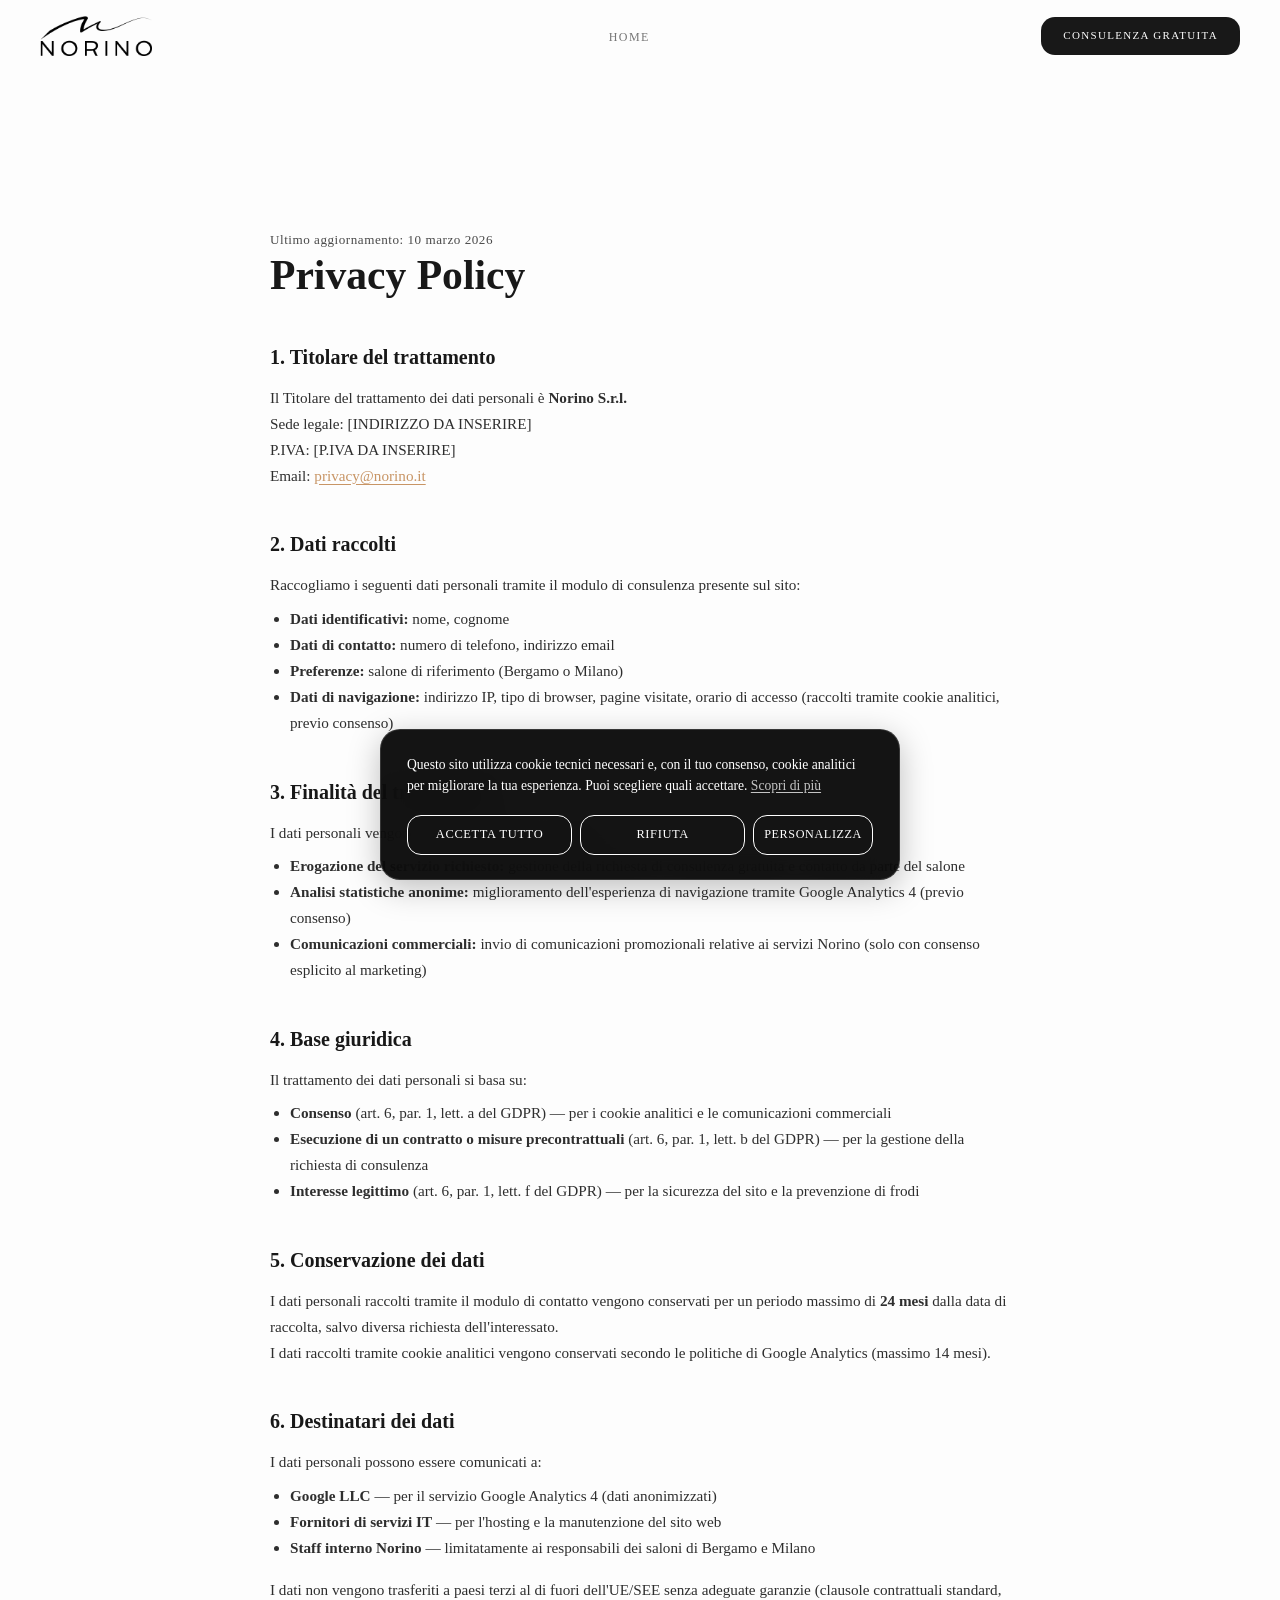
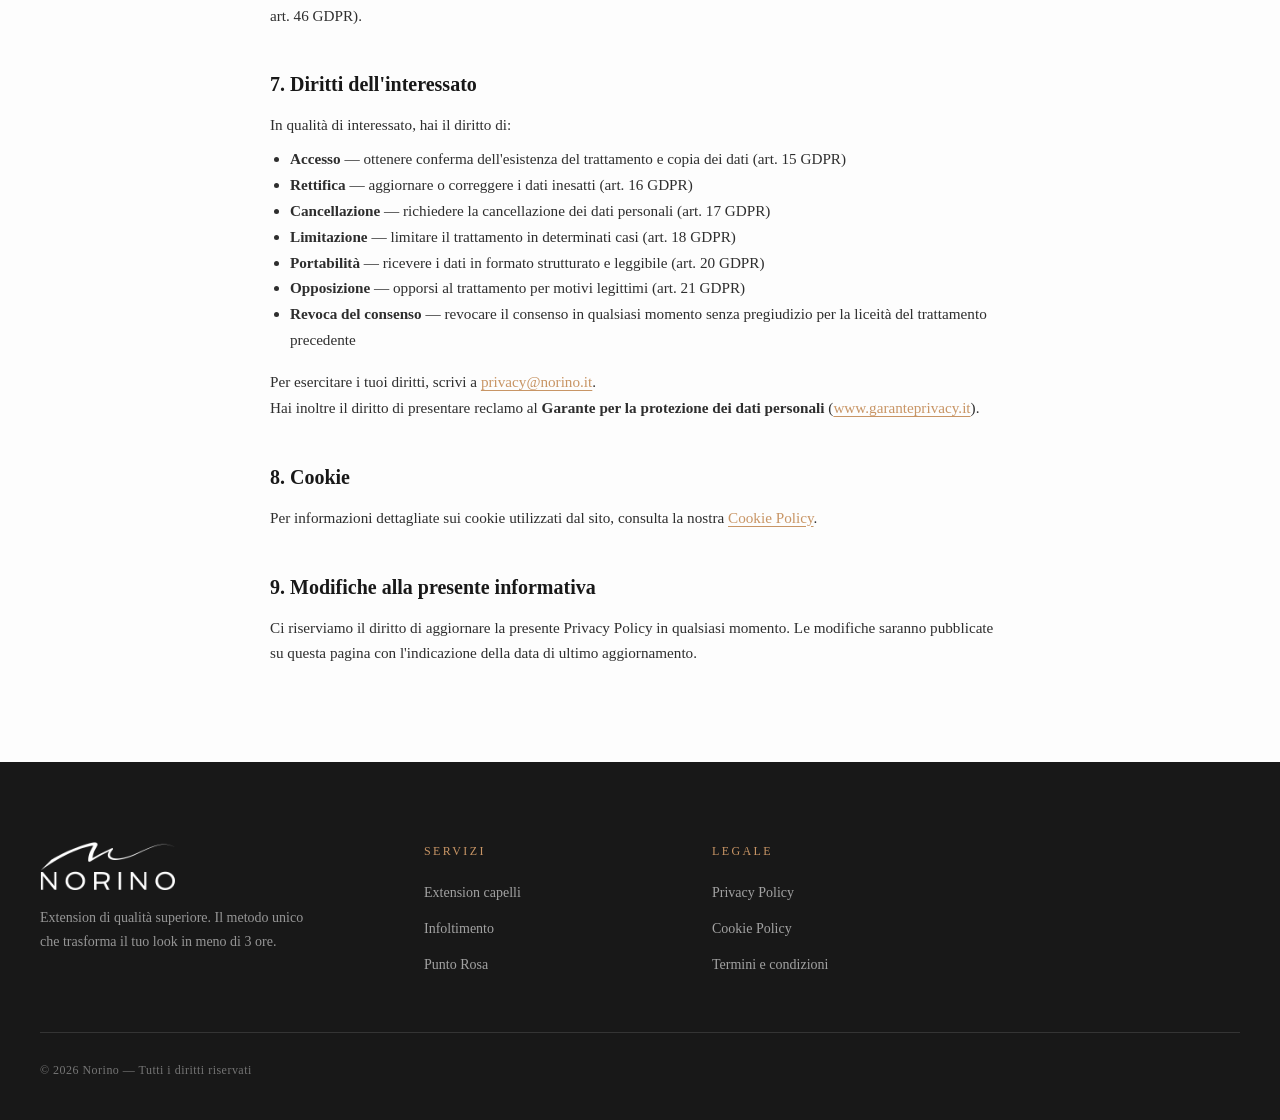
<file: privacy-policy.html>
<!doctype html>
<html lang="it">
  <head>
    <meta charset="UTF-8" />
    <!-- Google Consent Mode v2 — default (letto da localStorage prima di GTM) -->
    <script>
    window.dataLayer=window.dataLayer||[];
    function gtag(){dataLayer.push(arguments);}
    (function(){
      var c=null;
      try{var r=localStorage.getItem('norino_consent');if(r)c=JSON.parse(r);}catch(e){}
      var a=c&&c.analytics?'granted':'denied';
      var m=c&&c.marketing?'granted':'denied';
      gtag('consent','default',{
        ad_storage:m,
        ad_user_data:m,
        ad_personalization:m,
        analytics_storage:a,
        personalization_storage:m,
        functionality_storage:'granted',
        security_storage:'granted'
      });
    })();
    </script>
    <!-- Google Tag Manager -->
    <script>(function(w,d,s,l,i){w[l]=w[l]||[];w[l].push({'gtm.start':
    new Date().getTime(),event:'gtm.js'});var f=d.getElementsByTagName(s)[0],
    j=d.createElement(s),dl=l!='dataLayer'?'&l='+l:'';j.async=true;j.src=
    'https://www.googletagmanager.com/gtm.js?id='+i+dl;f.parentNode.insertBefore(j,f);
    })(window,document,'script','dataLayer','GTM-5J2RDB59');</script>
    <!-- End Google Tag Manager -->
    <meta name="viewport" content="width=device-width, initial-scale=1" />
    <title>Norino — Privacy Policy</title>
    <meta name="description" content="Informativa sulla privacy di Norino. Scopri come raccogliamo, utilizziamo e proteggiamo i tuoi dati personali." />
    <meta name="robots" content="noindex, follow" />
    <link rel="icon" type="image/png" href="Favicon.png" />
    <link rel="apple-touch-icon" href="Favicon.png" />
    <link rel="stylesheet" href="css/styles.css" />
  </head>

  <body>
    <!-- Google Tag Manager (noscript) -->
    <noscript><iframe src="https://www.googletagmanager.com/ns.html?id=GTM-5J2RDB59"
    height="0" width="0" style="display:none;visibility:hidden"></iframe></noscript>
    <!-- End Google Tag Manager (noscript) -->

    <!-- ═══ NAVBAR ═══ -->
    <nav class="site-nav" id="site-nav" aria-label="Navigazione principale">
      <div class="nav__inner">
        <a href="index.html" class="nav__brand"><img src="img/logonorino.png" alt="Norino" class="nav__logo" /></a>
        <ul class="nav__links">
          <li><a href="index.html">Home</a></li>
        </ul>
        <div class="nav__cta">
          <button class="btn btn--dark" data-action="open-consult">Consulenza gratuita</button>
        </div>
      </div>
    </nav>

    <!-- ═══ CONTENUTO LEGALE ═══ -->
    <main class="legal-page">
      <div class="legal-page__inner">
        <span class="legal-page__eyebrow">Ultimo aggiornamento: 10 marzo 2026</span>
        <h1 class="legal-page__title">Privacy Policy</h1>

        <section>
          <h2>1. Titolare del trattamento</h2>
          <p>
            Il Titolare del trattamento dei dati personali è <strong>Norino S.r.l.</strong><br />
            Sede legale: [INDIRIZZO DA INSERIRE]<br />
            P.IVA: [P.IVA DA INSERIRE]<br />
            Email: <a href="mailto:privacy@norino.it">privacy@norino.it</a>
          </p>
        </section>

        <section>
          <h2>2. Dati raccolti</h2>
          <p>Raccogliamo i seguenti dati personali tramite il modulo di consulenza presente sul sito:</p>
          <ul>
            <li><strong>Dati identificativi:</strong> nome, cognome</li>
            <li><strong>Dati di contatto:</strong> numero di telefono, indirizzo email</li>
            <li><strong>Preferenze:</strong> salone di riferimento (Bergamo o Milano)</li>
            <li><strong>Dati di navigazione:</strong> indirizzo IP, tipo di browser, pagine visitate, orario di accesso (raccolti tramite cookie analitici, previo consenso)</li>
          </ul>
        </section>

        <section>
          <h2>3. Finalità del trattamento</h2>
          <p>I dati personali vengono trattati per le seguenti finalità:</p>
          <ul>
            <li><strong>Erogazione del servizio richiesto:</strong> gestione della richiesta di consulenza gratuita e contatto da parte del salone</li>
            <li><strong>Analisi statistiche anonime:</strong> miglioramento dell'esperienza di navigazione tramite Google Analytics 4 (previo consenso)</li>
            <li><strong>Comunicazioni commerciali:</strong> invio di comunicazioni promozionali relative ai servizi Norino (solo con consenso esplicito al marketing)</li>
          </ul>
        </section>

        <section>
          <h2>4. Base giuridica</h2>
          <p>Il trattamento dei dati personali si basa su:</p>
          <ul>
            <li><strong>Consenso</strong> (art. 6, par. 1, lett. a del GDPR) — per i cookie analitici e le comunicazioni commerciali</li>
            <li><strong>Esecuzione di un contratto o misure precontrattuali</strong> (art. 6, par. 1, lett. b del GDPR) — per la gestione della richiesta di consulenza</li>
            <li><strong>Interesse legittimo</strong> (art. 6, par. 1, lett. f del GDPR) — per la sicurezza del sito e la prevenzione di frodi</li>
          </ul>
        </section>

        <section>
          <h2>5. Conservazione dei dati</h2>
          <p>
            I dati personali raccolti tramite il modulo di contatto vengono conservati per un periodo massimo di <strong>24 mesi</strong> dalla data di raccolta, salvo diversa richiesta dell'interessato.
          </p>
          <p>
            I dati raccolti tramite cookie analitici vengono conservati secondo le politiche di Google Analytics (massimo 14 mesi).
          </p>
        </section>

        <section>
          <h2>6. Destinatari dei dati</h2>
          <p>I dati personali possono essere comunicati a:</p>
          <ul>
            <li><strong>Google LLC</strong> — per il servizio Google Analytics 4 (dati anonimizzati)</li>
            <li><strong>Fornitori di servizi IT</strong> — per l'hosting e la manutenzione del sito web</li>
            <li><strong>Staff interno Norino</strong> — limitatamente ai responsabili dei saloni di Bergamo e Milano</li>
          </ul>
          <p>I dati non vengono trasferiti a paesi terzi al di fuori dell'UE/SEE senza adeguate garanzie (clausole contrattuali standard, art. 46 GDPR).</p>
        </section>

        <section>
          <h2>7. Diritti dell'interessato</h2>
          <p>In qualità di interessato, hai il diritto di:</p>
          <ul>
            <li><strong>Accesso</strong> — ottenere conferma dell'esistenza del trattamento e copia dei dati (art. 15 GDPR)</li>
            <li><strong>Rettifica</strong> — aggiornare o correggere i dati inesatti (art. 16 GDPR)</li>
            <li><strong>Cancellazione</strong> — richiedere la cancellazione dei dati personali (art. 17 GDPR)</li>
            <li><strong>Limitazione</strong> — limitare il trattamento in determinati casi (art. 18 GDPR)</li>
            <li><strong>Portabilità</strong> — ricevere i dati in formato strutturato e leggibile (art. 20 GDPR)</li>
            <li><strong>Opposizione</strong> — opporsi al trattamento per motivi legittimi (art. 21 GDPR)</li>
            <li><strong>Revoca del consenso</strong> — revocare il consenso in qualsiasi momento senza pregiudizio per la liceità del trattamento precedente</li>
          </ul>
          <p>
            Per esercitare i tuoi diritti, scrivi a <a href="mailto:privacy@norino.it">privacy@norino.it</a>.<br />
            Hai inoltre il diritto di presentare reclamo al <strong>Garante per la protezione dei dati personali</strong> (<a href="https://www.garanteprivacy.it" target="_blank" rel="noopener">www.garanteprivacy.it</a>).
          </p>
        </section>

        <section>
          <h2>8. Cookie</h2>
          <p>
            Per informazioni dettagliate sui cookie utilizzati dal sito, consulta la nostra <a href="cookie-policy.html">Cookie Policy</a>.
          </p>
        </section>

        <section>
          <h2>9. Modifiche alla presente informativa</h2>
          <p>
            Ci riserviamo il diritto di aggiornare la presente Privacy Policy in qualsiasi momento. Le modifiche saranno pubblicate su questa pagina con l'indicazione della data di ultimo aggiornamento.
          </p>
        </section>
      </div>
    </main>

    <!-- ═══ FOOTER ═══ -->
    <footer class="site-footer" id="contatti">
      <div class="footer__inner">
        <div class="footer__brand">
          <div class="footer__brand-name"><img src="img/logonorino.png" alt="Norino" class="footer__logo" /></div>
          <p>Extension di qualità superiore. Il metodo unico che trasforma il tuo look in meno di 3 ore.</p>
        </div>
        <div class="footer__col">
          <h4>Servizi</h4>
          <ul>
            <li><a href="index.html">Extension capelli</a></li>
            <li><a href="diradamento.html">Infoltimento</a></li>
            <li><a href="punto-rosa.html">Punto Rosa</a></li>
          </ul>
        </div>
        <div class="footer__col">
          <h4>Legale</h4>
          <ul>
            <li><a href="privacy-policy.html">Privacy Policy</a></li>
            <li><a href="cookie-policy.html">Cookie Policy</a></li>
            <li><a href="termini.html">Termini e condizioni</a></li>
          </ul>
        </div>
      </div>
      <div class="footer__bottom">
        <span class="footer__copy">&copy; 2026 Norino — Tutti i diritti riservati</span>
      </div>
    </footer>

    <script src="js/main.js" defer></script>
    <script src="js/cookie-consent.js" defer></script>
  </body>
</html>
</file>
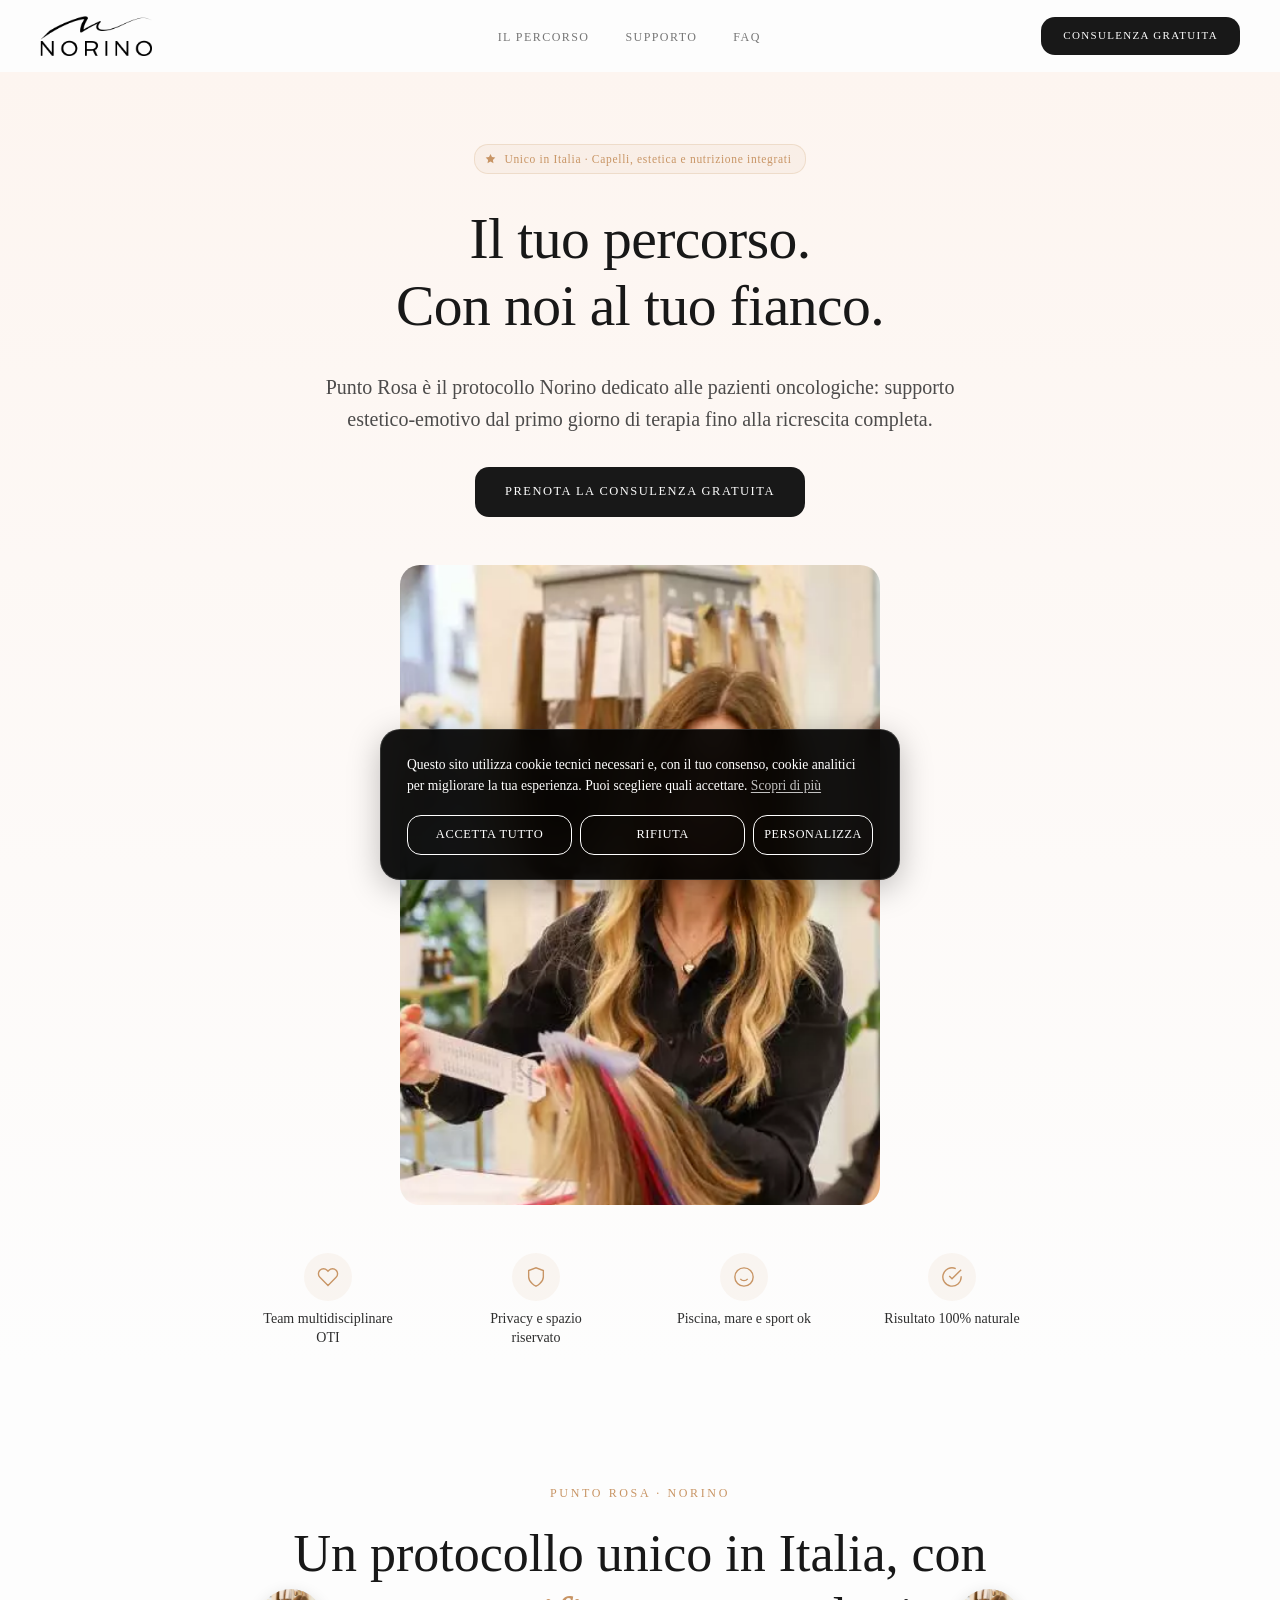
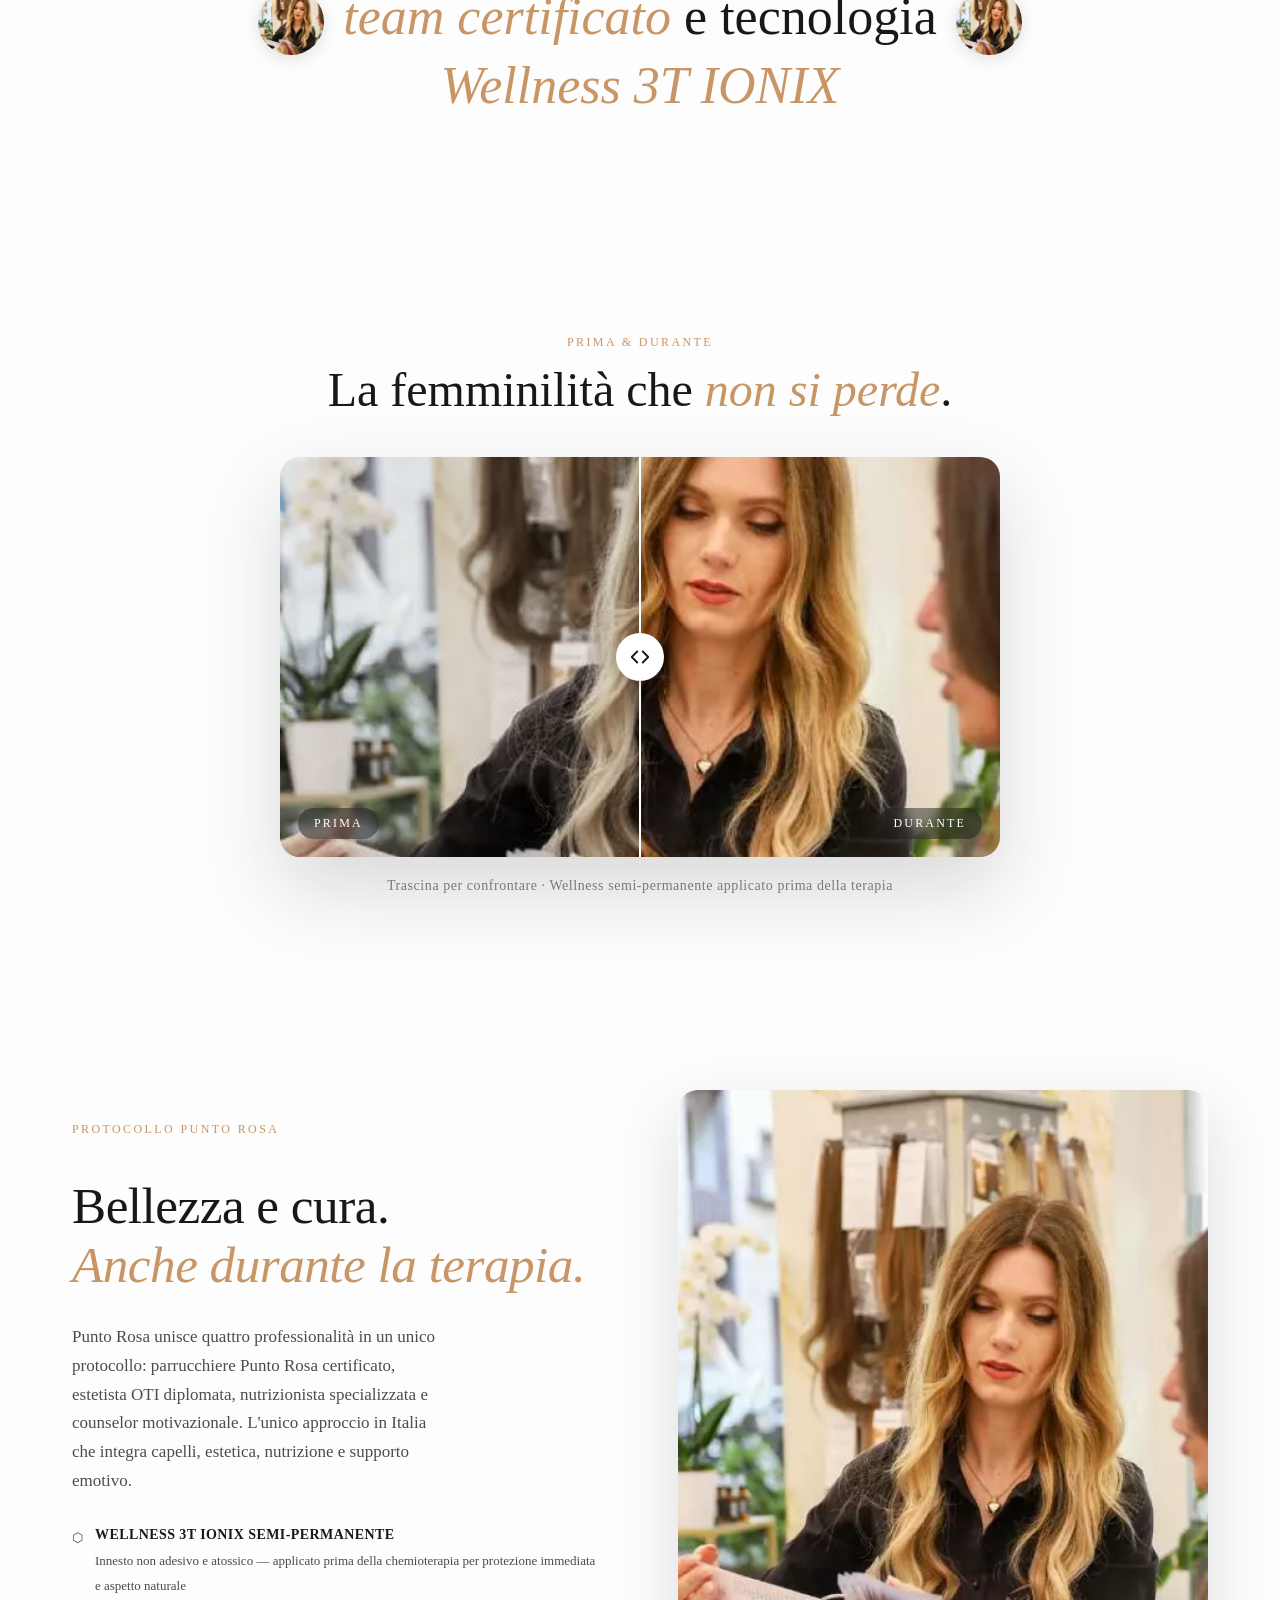
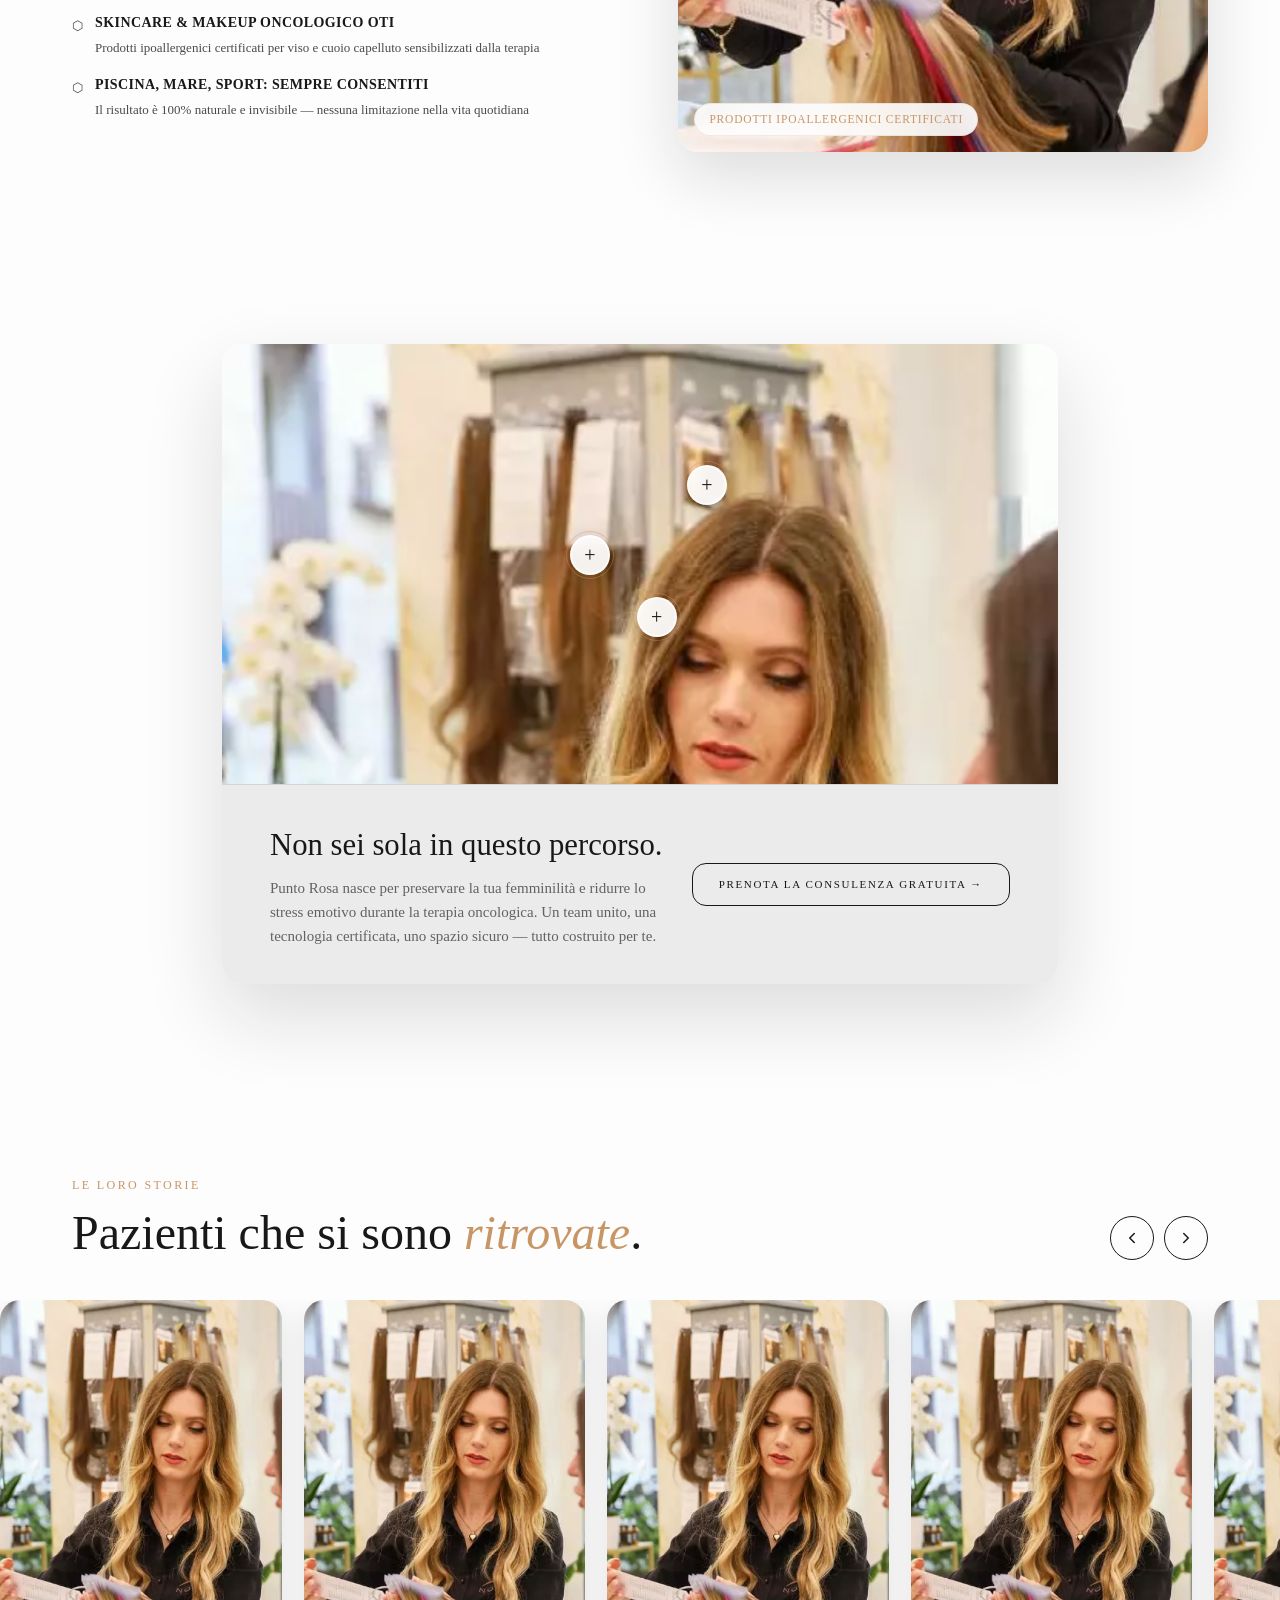
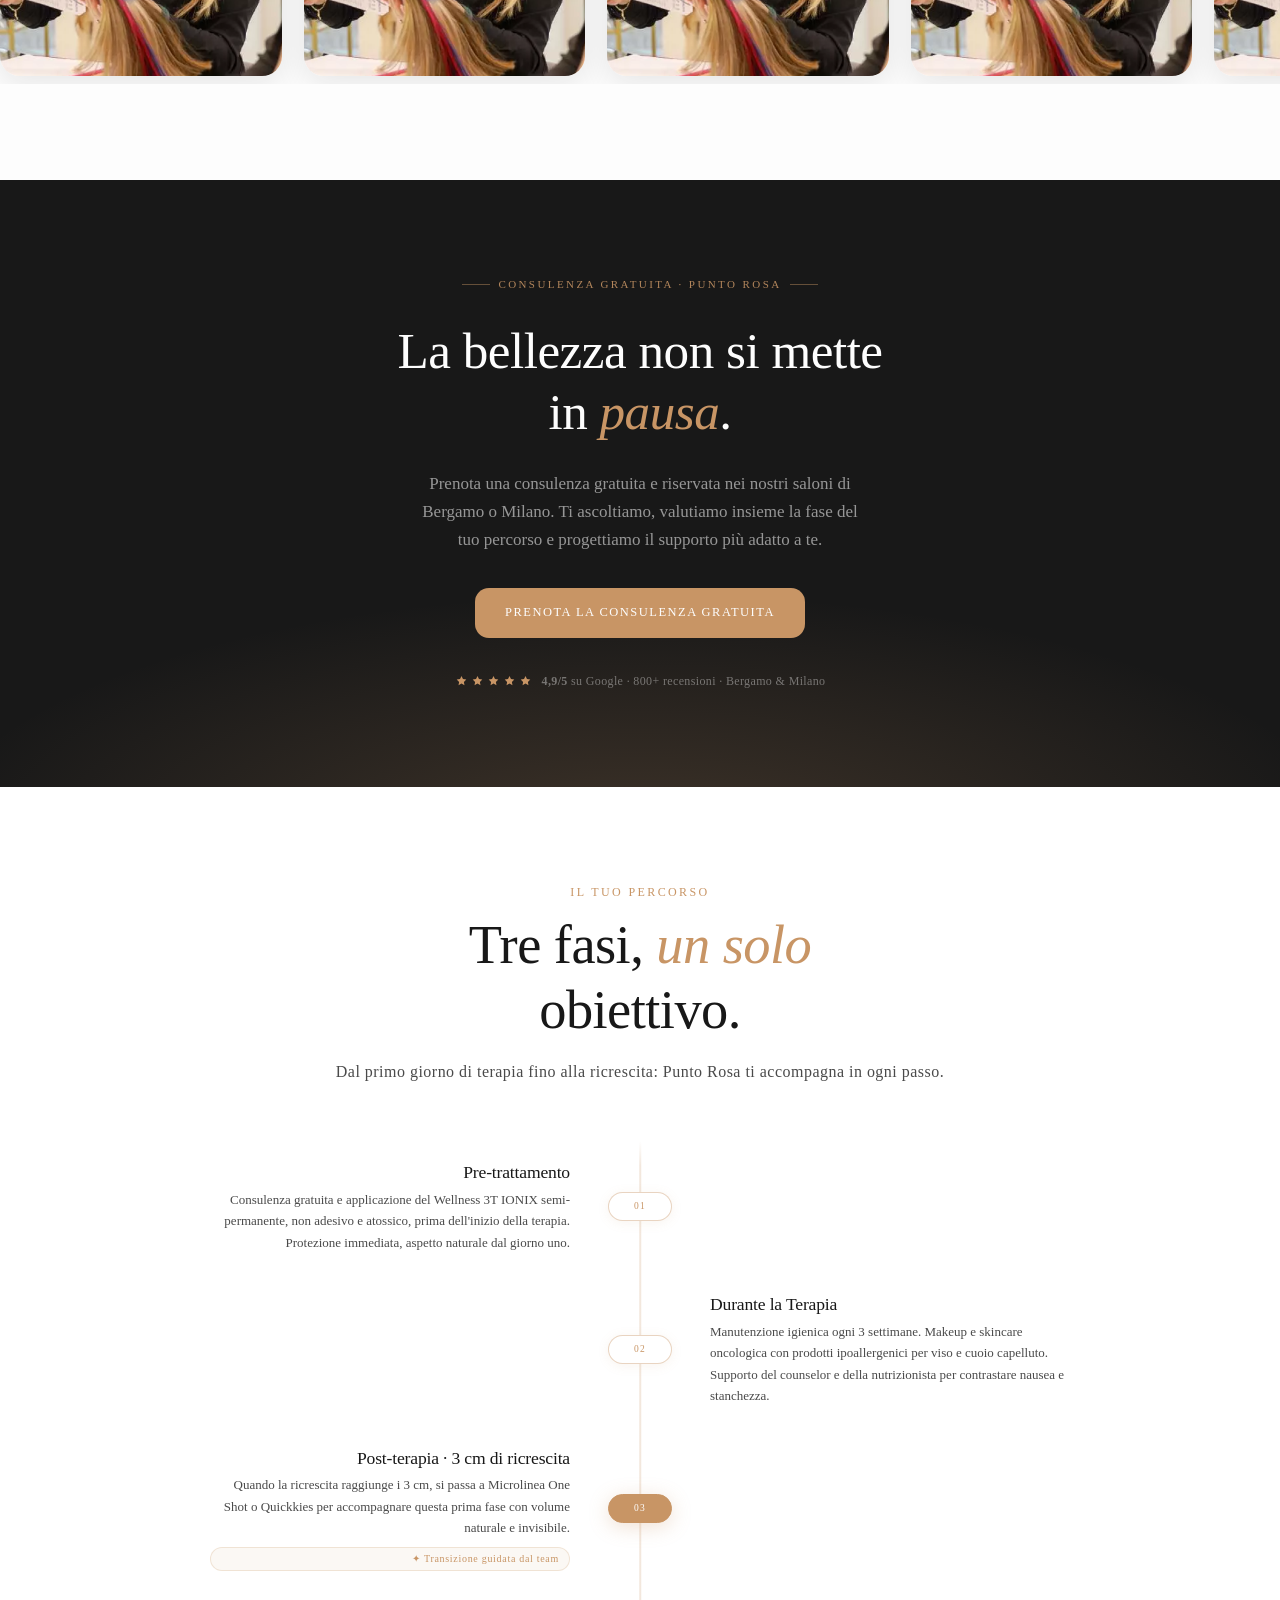
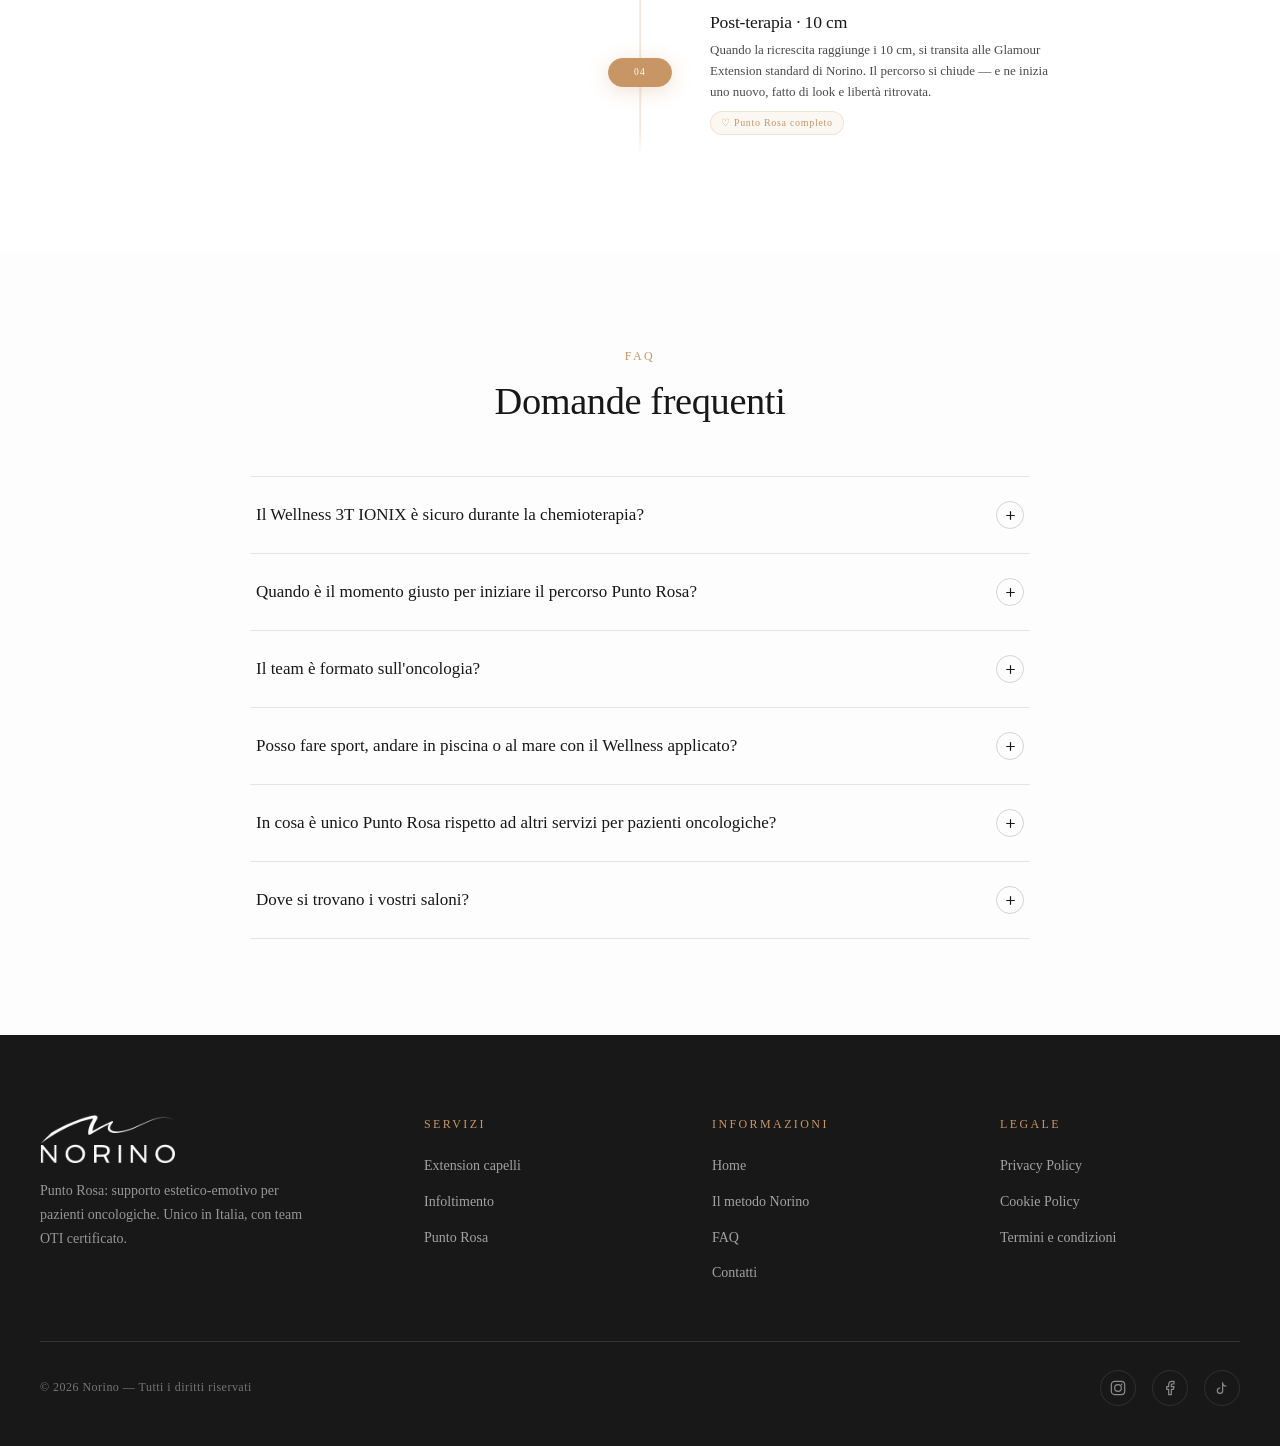
<file: punto-rosa.html>
<!doctype html>
<html lang="it">
  <head>
    <meta charset="UTF-8" />
    <!-- Google Consent Mode v2 — default (letto da localStorage prima di GTM) -->
    <script>
    window.dataLayer=window.dataLayer||[];
    function gtag(){dataLayer.push(arguments);}
    (function(){
      var c=null;
      try{var r=localStorage.getItem('norino_consent');if(r)c=JSON.parse(r);}catch(e){}
      var a=c&&c.analytics?'granted':'denied';
      var m=c&&c.marketing?'granted':'denied';
      gtag('consent','default',{
        ad_storage:m,
        ad_user_data:m,
        ad_personalization:m,
        analytics_storage:a,
        personalization_storage:m,
        functionality_storage:'granted',
        security_storage:'granted'
      });
    })();
    </script>
    <!-- Google Tag Manager -->
    <script>(function(w,d,s,l,i){w[l]=w[l]||[];w[l].push({'gtm.start':
    new Date().getTime(),event:'gtm.js'});var f=d.getElementsByTagName(s)[0],
    j=d.createElement(s),dl=l!='dataLayer'?'&l='+l:'';j.async=true;j.src=
    'https://www.googletagmanager.com/gtm.js?id='+i+dl;f.parentNode.insertBefore(j,f);
    })(window,document,'script','dataLayer','GTM-5J2RDB59');</script>
    <!-- End Google Tag Manager -->
    <meta name="viewport" content="width=device-width, initial-scale=1" />
    <title>Norino — Punto Rosa · Supporto Oncologico</title>
    <meta name="description" content="Il protocollo Punto Rosa Norino: supporto estetico-emotivo durante la chemioterapia. Unico in Italia, con team OTI certificato, Wellness 3T IONIX e percorso personalizzato." />
    <meta property="og:url" content="https://norino.it/punto-rosa" />
    <meta property="og:title" content="Norino — Punto Rosa · Supporto Oncologico" />
    <meta property="og:description" content="Il protocollo Punto Rosa Norino: supporto estetico-emotivo durante la chemioterapia. Unico in Italia." />
    <meta property="og:type" content="website" />
    <meta property="og:image" content="https://norino.it/img/og-image-punto-rosa.jpg" />
    <meta property="twitter:card" content="summary_large_image" />
    <link rel="icon" type="image/png" href="Favicon.png" />
    <link rel="apple-touch-icon" href="Favicon.png" />
    <link rel="stylesheet" href="css/styles.css" />
  </head>

  <body>
    <!-- Google Tag Manager (noscript) -->
    <noscript><iframe src="https://www.googletagmanager.com/ns.html?id=GTM-5J2RDB59"
    height="0" width="0" style="display:none;visibility:hidden"></iframe></noscript>
    <!-- End Google Tag Manager (noscript) -->

    <!-- ═══ NAVBAR ═══ -->
    <nav class="site-nav" id="site-nav" aria-label="Navigazione principale">
      <div class="nav__inner">
        <a href="index.html" class="nav__brand"><img src="img/logonorino.png" alt="Norino" class="nav__logo" /></a>
        <ul class="nav__links">
          <li><a href="#il-percorso">Il Percorso</a></li>
          <li><a href="#risultati">Supporto</a></li>
          <li><a href="#faq">FAQ</a></li>
        </ul>
        <div class="nav__cta">
          <button class="btn btn--dark" data-action="open-consult">Consulenza gratuita</button>
        </div>
      </div>
    </nav>

    <!-- ═══ HERO HEADER ═══ -->
    <header class="hero-header hero-header--soft">
      <div class="hero-header__text">
        <div class="hero__award">
          <svg width="13" height="13" viewBox="0 0 24 24" fill="currentColor" aria-hidden="true"><path d="M12 2l2.74 5.56 6.13.89-4.44 4.32 1.05 6.1L12 15.9l-5.48 2.97 1.05-6.1L3.13 8.45l6.13-.89L12 2z"/></svg>
          <span>Unico in Italia · Capelli, estetica e nutrizione integrati</span>
        </div>
        <h1 class="hero-header__title">
          Il tuo percorso.<br />Con noi al tuo fianco.
        </h1>
        <p class="hero-header__sub">
          Punto Rosa è il protocollo Norino dedicato alle pazienti oncologiche: supporto estetico-emotivo dal primo giorno di terapia fino alla ricrescita completa.
        </p>
        <div class="hero-header__cta">
          <button class="btn btn--dark" data-action="open-consult">Prenota la consulenza gratuita</button>
        </div>
      </div>

      <div class="hero-header__image">
        <img alt="Punto Rosa Norino — supporto oncologico" width="480" height="640"
             src="/img/NOR%20__%20Hero%20GL.png"
             sizes="(max-width: 480px) 100vw, 480px" loading="eager" decoding="async" />
      </div>

      <div class="hero-pillars">
        <div class="hero-pillar">
          <div class="hero-pillar__icon">
            <svg width="22" height="22" viewBox="0 0 24 24" fill="none" stroke="currentColor" stroke-width="1.5"><path d="M20.84 4.61a5.5 5.5 0 0 0-7.78 0L12 5.67l-1.06-1.06a5.5 5.5 0 0 0-7.78 7.78l1.06 1.06L12 21.23l7.78-7.78 1.06-1.06a5.5 5.5 0 0 0 0-7.78z"/></svg>
          </div>
          <span class="hero-pillar__label">Team multidisciplinare OTI</span>
        </div>
        <div class="hero-pillar">
          <div class="hero-pillar__icon">
            <svg width="22" height="22" viewBox="0 0 24 24" fill="none" stroke="currentColor" stroke-width="1.5"><path d="M12 22s8-4 8-10V5l-8-3-8 3v7c0 6 8 10 8 10z"/></svg>
          </div>
          <span class="hero-pillar__label">Privacy e spazio riservato</span>
        </div>
        <div class="hero-pillar">
          <div class="hero-pillar__icon">
            <svg width="22" height="22" viewBox="0 0 24 24" fill="none" stroke="currentColor" stroke-width="1.5"><circle cx="12" cy="12" r="10"/><path d="M8 14s1.5 2 4 2 4-2 4-2"/><line x1="9" y1="9" x2="9.01" y2="9"/><line x1="15" y1="9" x2="15.01" y2="9"/></svg>
          </div>
          <span class="hero-pillar__label">Piscina, mare e sport ok</span>
        </div>
        <div class="hero-pillar">
          <div class="hero-pillar__icon">
            <svg width="22" height="22" viewBox="0 0 24 24" fill="none" stroke="currentColor" stroke-width="1.5"><path d="M22 11.08V12a10 10 0 1 1-5.93-9.14"/><polyline points="22 4 12 14.01 9 11.01"/></svg>
          </div>
          <span class="hero-pillar__label">Risultato 100% naturale</span>
        </div>
      </div>
    </header>

    <!-- ═══ BANNER EDITORIALE ═══ -->
    <section class="banner" id="il-percorso" aria-label="Il protocollo Punto Rosa">
      <span class="banner__label">Punto Rosa · Norino</span>
      <h2 class="banner__title">
        Un protocollo unico in Italia,
        con
        <span class="banner__dot">
          <img alt="Team OTI Norino" width="1920" height="1080"
               src="/img/NOR%20__%20Hero%20GL.png"
               sizes="66px" loading="lazy" decoding="async" />
        </span>
        <em>team certificato</em>
        e tecnologia
        <span class="banner__dot">
          <img alt="Wellness 3T IONIX" width="800" height="590"
               src="/img/NOR%20__%20Hero%20GL.png"
               sizes="66px" loading="lazy" decoding="async" />
        </span>
        <em>Wellness 3T IONIX</em>
      </h2>
    </section>

    <!-- ═══ BEFORE / AFTER SLIDER ═══ -->
    <section class="ba-section" id="risultati" aria-label="Supporto prima e durante la terapia">
      <div class="ba-header">
        <span class="n-eyebrow">Prima &amp; Durante</span>
        <h2 class="n-heading">La femminilità che <em>non si perde</em>.</h2>
      </div>

      <div id="baWrap" class="ba-wrap">
        <img alt="Durante — Wellness semi-permanente Punto Rosa" width="1920" height="1080"
             src="/img/NOR%20__%20Hero%20GL.png"
             class="ba-after" sizes="(max-width: 720px) 90vw, 720px" loading="lazy" decoding="async" />
        <div id="baLayer" class="ba-before-layer">
          <img alt="Prima — inizio percorso oncologico" width="1920" height="1080"
               src="/img/NOR%20__%20Hero%20GL.png"
               sizes="(max-width: 720px) 90vw, 720px" loading="lazy" decoding="async" />
        </div>
        <div id="baDivider" class="ba-divider"></div>
        <div id="baHandle" class="ba-handle">
          <svg viewBox="0 0 24 24" fill="none" stroke="currentColor" stroke-width="2"
               stroke-linecap="round" stroke-linejoin="round" aria-hidden="true">
            <polyline points="9 18 3 12 9 6"></polyline>
            <polyline points="15 6 21 12 15 18"></polyline>
          </svg>
        </div>
        <div class="ba-label ba-label--prima">Prima</div>
        <div class="ba-label ba-label--dopo">Durante</div>
      </div>

      <p class="n-caption">Trascina per confrontare · Wellness semi-permanente applicato prima della terapia</p>
    </section>

    <!-- ═══ SEZIONE SERVIZIO EDITORIALE ═══ -->
    <section class="ext-split" aria-label="I servizi del percorso Punto Rosa">
      <div class="ext-split__text">
        <span class="n-eyebrow">Protocollo Punto Rosa</span>
        <h2 class="ext-split__title">
          Bellezza e cura.<br /><em>Anche durante la terapia.</em>
        </h2>
        <p class="ext-split__sub">
          Punto Rosa unisce quattro professionalità in un unico protocollo: parrucchiere Punto Rosa certificato, estetista OTI diplomata, nutrizionista specializzata e counselor motivazionale. L'unico approccio in Italia che integra capelli, estetica, nutrizione e supporto emotivo.
        </p>
        <ul class="ext-split__features">
          <li>
            <span class="ext-feat__icon">⬡</span>
            <div>
              <strong>Wellness 3T IONIX Semi-permanente</strong>
              <span>Innesto non adesivo e atossico — applicato prima della chemioterapia per protezione immediata e aspetto naturale</span>
            </div>
          </li>
          <li>
            <span class="ext-feat__icon">⬡</span>
            <div>
              <strong>Skincare &amp; Makeup Oncologico OTI</strong>
              <span>Prodotti ipoallergenici certificati per viso e cuoio capelluto sensibilizzati dalla terapia</span>
            </div>
          </li>
          <li>
            <span class="ext-feat__icon">⬡</span>
            <div>
              <strong>Piscina, Mare, Sport: sempre consentiti</strong>
              <span>Il risultato è 100% naturale e invisibile — nessuna limitazione nella vita quotidiana</span>
            </div>
          </li>
        </ul>
      </div>

      <div class="ext-split__img-wrap">
        <img
          src="/img/NOR%20__%20Hero%20GL.png"
          alt="Punto Rosa Norino — cabina riservata per pazienti oncologiche"
          width="800" height="1000"
          loading="lazy" decoding="async" />
        <div class="ext-split__tag">Prodotti ipoallergenici certificati</div>
      </div>

    </section>

    <!-- ═══ HOTSPOT INTERATTIVO ═══ -->
    <section class="hotspot-section" id="tecnologie" aria-label="Il team e la tecnologia Punto Rosa">
      <div class="hotspot-box">
        <div class="hotspot-wrap">
          <img alt="Punto Rosa Norino — spazio dedicato alle pazienti oncologiche" width="1920" height="1080"
               src="/img/NOR%20__%20Hero%20GL.png"
               sizes="(max-width: 640px) 100vw, 90vw" loading="lazy" decoding="async" />

          <button data-pop="pop1" aria-label="Dispositivo Wellness 3T IONIX" class="hs-btn" style="top: 32%; left: 58%">+</button>
          <div id="pop1" class="hs-popup" style="top: 10%; left: 62%">
            <button data-close="pop1" class="hs-close" aria-label="Chiudi">✕</button>
            <span class="n-eyebrow">Tecnologia</span>
            <h4 class="n-product-title">Wellness 3T IONIX</h4>
            <p>Dispositivo semi-permanente non adesivo e atossico, progettato per cute sensibilizzata dalla chemioterapia. Garantisce protezione, comfort e un aspetto naturale durante tutta la terapia.</p>
          </div>

          <button data-pop="pop2" aria-label="Team multidisciplinare OTI" class="hs-btn" style="top: 48%; left: 44%">+</button>
          <div id="pop2" class="hs-popup" style="top: 16%; right: 10%">
            <button data-close="pop2" class="hs-close" aria-label="Chiudi">✕</button>
            <span class="n-eyebrow">Team Certificato</span>
            <h4 class="n-product-title">Team Multidisciplinare OTI</h4>
            <p>Parrucchiere Punto Rosa certificato, estetista OTI diplomata, nutrizionista specializzata e counselor motivazionale. Quattro figure formate sui protocolli oncologici per accompagnarti in ogni fase del percorso.</p>
          </div>

          <button data-pop="pop3" aria-label="Spazio dedicato e privacy" class="hs-btn" style="top: 62%; left: 52%">+</button>
          <div id="pop3" class="hs-popup" style="top: 36%; left: 55%">
            <button data-close="pop3" class="hs-close" aria-label="Chiudi">✕</button>
            <span class="n-eyebrow">Privacy &amp; Cura</span>
            <h4 class="n-product-title">Spazio Riservato</h4>
            <p>Appuntamenti flessibili in spazi dedicati esclusivamente alle pazienti Punto Rosa. Nessuna fretta, nessun giudizio: solo ascolto e supporto personalizzato, dal primo giorno fino alla ricrescita.</p>
          </div>

          <div id="hsOverlay" class="hs-overlay"></div>
        </div>

        <div class="hotspot-bar">
          <div class="hotspot-bar__text">
            <h3 class="n-subheading">Non sei sola in questo percorso.</h3>
            <p>Punto Rosa nasce per preservare la tua femminilità e ridurre lo stress emotivo durante la terapia oncologica. Un team unito, una tecnologia certificata, uno spazio sicuro — tutto costruito per te.</p>
          </div>
          <button class="btn" data-action="open-consult">Prenota la consulenza gratuita →</button>
        </div>
      </div>
    </section>

    <!-- ═══ TRENDS SLIDER — Testimonianze ═══ -->
    <section class="trends" id="testimonianze" aria-label="Storie delle nostre pazienti">
      <div class="trends__header">
        <div>
          <span class="n-eyebrow">Le loro storie</span>
          <h2 class="n-heading">Pazienti che si sono <em>ritrovate</em>.</h2>
        </div>
        <div class="trends__nav">
          <button class="trends__arrow" id="trendPrev" aria-label="Precedente">
            <svg width="18" height="18" viewBox="0 0 24 24" fill="none" stroke="currentColor" stroke-width="2" stroke-linecap="round" stroke-linejoin="round"><polyline points="15 18 9 12 15 6"/></svg>
          </button>
          <button class="trends__arrow" id="trendNext" aria-label="Successivo">
            <svg width="18" height="18" viewBox="0 0 24 24" fill="none" stroke="currentColor" stroke-width="2" stroke-linecap="round" stroke-linejoin="round"><polyline points="9 6 15 12 9 18"/></svg>
          </button>
        </div>
      </div>

      <div class="trends__track" id="trendsTrack">
        <div class="trends__card">
          <img alt="Punto Rosa — paziente durante la terapia con Wellness" loading="lazy" decoding="async"
               src="/img/NOR%20__%20Hero%20GL.png" />
        </div>
        <div class="trends__card">
          <img alt="Punto Rosa — risultato post chemioterapia" loading="lazy" decoding="async"
               src="/img/NOR%20__%20Hero%20GL.png" />
        </div>
        <div class="trends__card">
          <img alt="Punto Rosa — Microlinea a 3 mesi dalla fine della terapia" loading="lazy" decoding="async"
               src="/img/NOR%20__%20Hero%20GL.png" />
        </div>
        <div class="trends__card">
          <img alt="Punto Rosa — transizione a extension Glamour" loading="lazy" decoding="async"
               src="/img/NOR%20__%20Hero%20GL.png" />
        </div>
        <div class="trends__card">
          <img alt="Punto Rosa — skincare oncologica viso" loading="lazy" decoding="async"
               src="/img/NOR%20__%20Hero%20GL.png" />
        </div>
        <div class="trends__card">
          <img alt="Punto Rosa — sorriso ritrovato dopo il percorso" loading="lazy" decoding="async"
               src="/img/NOR%20__%20Hero%20GL.png" />
        </div>
      </div>
    </section>

    <!-- ═══ CTA FINALE ═══ -->
    <section class="cta-final" aria-label="Prenota una consulenza Punto Rosa">
      <div class="cta-final__inner">
        <span class="cta-final__eyebrow">Consulenza Gratuita · Punto Rosa</span>
        <h2 class="cta-final__title">
          La bellezza non si mette<br />
          in <em>pausa</em>.
        </h2>
        <p class="cta-final__sub">
          Prenota una consulenza gratuita e riservata nei nostri saloni di Bergamo o Milano. Ti ascoltiamo, valutiamo insieme la fase del tuo percorso e progettiamo il supporto più adatto a te.
        </p>
        <div class="cta-final__actions">
          <button class="btn btn--terra" data-action="open-consult">Prenota la consulenza gratuita</button>
        </div>
        <div class="cta-final__proof">
          <div class="cta-final__stars">
            <svg width="13" height="13" viewBox="0 0 24 24" fill="currentColor" aria-hidden="true"><path d="M12 2l2.74 5.56 6.13.89-4.44 4.32 1.05 6.1L12 15.9l-5.48 2.97 1.05-6.1L3.13 8.45l6.13-.89L12 2z"/></svg>
            <svg width="13" height="13" viewBox="0 0 24 24" fill="currentColor" aria-hidden="true"><path d="M12 2l2.74 5.56 6.13.89-4.44 4.32 1.05 6.1L12 15.9l-5.48 2.97 1.05-6.1L3.13 8.45l6.13-.89L12 2z"/></svg>
            <svg width="13" height="13" viewBox="0 0 24 24" fill="currentColor" aria-hidden="true"><path d="M12 2l2.74 5.56 6.13.89-4.44 4.32 1.05 6.1L12 15.9l-5.48 2.97 1.05-6.1L3.13 8.45l6.13-.89L12 2z"/></svg>
            <svg width="13" height="13" viewBox="0 0 24 24" fill="currentColor" aria-hidden="true"><path d="M12 2l2.74 5.56 6.13.89-4.44 4.32 1.05 6.1L12 15.9l-5.48 2.97 1.05-6.1L3.13 8.45l6.13-.89L12 2z"/></svg>
            <svg width="13" height="13" viewBox="0 0 24 24" fill="currentColor" aria-hidden="true"><path d="M12 2l2.74 5.56 6.13.89-4.44 4.32 1.05 6.1L12 15.9l-5.48 2.97 1.05-6.1L3.13 8.45l6.13-.89L12 2z"/></svg>
          </div>
          <span class="cta-final__proof-text"><strong>4,9/5</strong> su Google &middot; 800+ recensioni &middot; Bergamo &amp; Milano</span>
        </div>
      </div>
    </section>

    <!-- ═══ TIMELINE — Le fasi del percorso Punto Rosa ═══ -->
    <section class="tl-section" id="percorso" aria-label="Le fasi del percorso Punto Rosa">
      <div class="tl-section__inner">

        <div class="tl-header">
          <span class="n-eyebrow">Il tuo percorso</span>
          <h2 class="tl-header__title">Tre fasi, <em>un solo</em><br />obiettivo.</h2>
          <p class="tl-header__sub">Dal primo giorno di terapia fino alla ricrescita: Punto Rosa ti accompagna in ogni passo.</p>
        </div>

        <div class="tl-track">
          <div class="tl-line" aria-hidden="true"></div>

          <!-- 1 LEFT -->
          <div class="tl-item tl-item--left">
            <div class="tl-half">
              <div class="tl-body">
                <span class="tl-body__year">Fase 1</span>
                <h3 class="tl-title">Pre-trattamento</h3>
                <p class="tl-text">Consulenza gratuita e applicazione del Wellness 3T IONIX semi-permanente, non adesivo e atossico, prima dell'inizio della terapia. Protezione immediata, aspetto naturale dal giorno uno.</p>
              </div>
            </div>
            <div class="tl-node"><div class="tl-node__pill"><span>01</span></div></div>
            <div class="tl-half tl-half--ghost"></div>
          </div>

          <!-- 2 RIGHT -->
          <div class="tl-item tl-item--right">
            <div class="tl-half tl-half--ghost"></div>
            <div class="tl-node"><div class="tl-node__pill"><span>02</span></div></div>
            <div class="tl-half">
              <div class="tl-body">
                <span class="tl-body__year">Fase 2</span>
                <h3 class="tl-title">Durante la Terapia</h3>
                <p class="tl-text">Manutenzione igienica ogni 3 settimane. Makeup e skincare oncologica con prodotti ipoallergenici per viso e cuoio capelluto. Supporto del counselor e della nutrizionista per contrastare nausea e stanchezza.</p>
              </div>
            </div>
          </div>

          <!-- 3 LEFT featured -->
          <div class="tl-item tl-item--left tl-item--featured">
            <div class="tl-half">
              <div class="tl-body">
                <span class="tl-body__year">Fase 3a</span>
                <h3 class="tl-title">Post-terapia · 3 cm di ricrescita</h3>
                <p class="tl-text">Quando la ricrescita raggiunge i 3 cm, si passa a Microlinea One Shot o Quickkies per accompagnare questa prima fase con volume naturale e invisibile.</p>
                <span class="tl-badge">✦ Transizione guidata dal team</span>
              </div>
            </div>
            <div class="tl-node"><div class="tl-node__pill"><span>03</span></div></div>
            <div class="tl-half tl-half--ghost"></div>
          </div>

          <!-- 4 RIGHT featured -->
          <div class="tl-item tl-item--right tl-item--featured">
            <div class="tl-half tl-half--ghost"></div>
            <div class="tl-node"><div class="tl-node__pill"><span>04</span></div></div>
            <div class="tl-half">
              <div class="tl-body">
                <span class="tl-body__year">Fase 3b</span>
                <h3 class="tl-title">Post-terapia · 10 cm</h3>
                <p class="tl-text">Quando la ricrescita raggiunge i 10 cm, si transita alle Glamour Extension standard di Norino. Il percorso si chiude — e ne inizia uno nuovo, fatto di look e libertà ritrovata.</p>
                <span class="tl-badge">♡ Punto Rosa completo</span>
              </div>
            </div>
          </div>

        </div>
      </div>
    </section>

    <!-- ═══ FAQ ═══ -->
    <section class="faq-section" id="faq" aria-label="Domande frequenti su Punto Rosa">
      <div class="faq-section__inner">
        <div class="faq-section__header">
          <span class="n-eyebrow">FAQ</span>
          <h2 class="faq-section__title">Domande frequenti</h2>
        </div>
        <div class="faq-list" id="faqList">

          <div class="faq-item">
            <button class="faq-item__btn" aria-expanded="false">
              <span class="faq-item__q">Il Wellness 3T IONIX è sicuro durante la chemioterapia?</span>
              <span class="faq-item__icon" aria-hidden="true"><svg width="13" height="13" viewBox="0 0 24 24" fill="none" stroke="currentColor" stroke-width="2.2" stroke-linecap="round"><line x1="12" y1="5" x2="12" y2="19"/><line x1="5" y1="12" x2="19" y2="12"/></svg></span>
            </button>
            <div class="faq-item__body"><div class="faq-item__body-inner">
              <p class="faq-item__a">Sì. Il dispositivo è non adesivo, atossico e completamente compatibile con qualsiasi terapia farmacologica. I protocolli OTI sono stati sviluppati specificamente per cute sensibilizzata dai trattamenti oncologici.</p>
            </div></div>
          </div>

          <div class="faq-item">
            <button class="faq-item__btn" aria-expanded="false">
              <span class="faq-item__q">Quando è il momento giusto per iniziare il percorso Punto Rosa?</span>
              <span class="faq-item__icon" aria-hidden="true"><svg width="13" height="13" viewBox="0 0 24 24" fill="none" stroke="currentColor" stroke-width="2.2" stroke-linecap="round"><line x1="12" y1="5" x2="12" y2="19"/><line x1="5" y1="12" x2="19" y2="12"/></svg></span>
            </button>
            <div class="faq-item__body"><div class="faq-item__body-inner">
              <p class="faq-item__a">Idealmente prima dell'inizio della chemioterapia, così il Wellness semi-permanente viene applicato quando il capello è ancora presente. Tuttavia possiamo supportarti anche durante o dopo la terapia: ogni fase ha le sue soluzioni.</p>
            </div></div>
          </div>

          <div class="faq-item">
            <button class="faq-item__btn" aria-expanded="false">
              <span class="faq-item__q">Il team è formato sull'oncologia?</span>
              <span class="faq-item__icon" aria-hidden="true"><svg width="13" height="13" viewBox="0 0 24 24" fill="none" stroke="currentColor" stroke-width="2.2" stroke-linecap="round"><line x1="12" y1="5" x2="12" y2="19"/><line x1="5" y1="12" x2="19" y2="12"/></svg></span>
            </button>
            <div class="faq-item__body"><div class="faq-item__body-inner">
              <p class="faq-item__a">Sì. Tutto lo staff Punto Rosa ha ricevuto una formazione specifica secondo i protocolli OTI (Oncotological Touch Institute). Il team include anche una nutrizionista anti-infiammatoria e un counselor per il supporto emotivo.</p>
            </div></div>
          </div>

          <div class="faq-item">
            <button class="faq-item__btn" aria-expanded="false">
              <span class="faq-item__q">Posso fare sport, andare in piscina o al mare con il Wellness applicato?</span>
              <span class="faq-item__icon" aria-hidden="true"><svg width="13" height="13" viewBox="0 0 24 24" fill="none" stroke="currentColor" stroke-width="2.2" stroke-linecap="round"><line x1="12" y1="5" x2="12" y2="19"/><line x1="5" y1="12" x2="19" y2="12"/></svg></span>
            </button>
            <div class="faq-item__body"><div class="faq-item__body-inner">
              <p class="faq-item__a">Sì, senza alcuna limitazione. Il Wellness 3T IONIX è 100% naturale e invisibile: piscina, mare e sport sono pienamente consentiti. Puoi vivere la tua quotidianità esattamente come prima.</p>
            </div></div>
          </div>

          <div class="faq-item">
            <button class="faq-item__btn" aria-expanded="false">
              <span class="faq-item__q">In cosa è unico Punto Rosa rispetto ad altri servizi per pazienti oncologiche?</span>
              <span class="faq-item__icon" aria-hidden="true"><svg width="13" height="13" viewBox="0 0 24 24" fill="none" stroke="currentColor" stroke-width="2.2" stroke-linecap="round"><line x1="12" y1="5" x2="12" y2="19"/><line x1="5" y1="12" x2="19" y2="12"/></svg></span>
            </button>
            <div class="faq-item__body"><div class="faq-item__body-inner">
              <p class="faq-item__a">È l'unico protocollo in Italia che integra in un unico percorso: capelli (parrucchiere certificato + Wellness 3T IONIX), estetica oncologica (estetista OTI diplomata), nutrizione anti-infiammatoria e supporto motivazionale. Non solo bellezza: un'alleanza completa per il benessere totale.</p>
            </div></div>
          </div>

          <div class="faq-item">
            <button class="faq-item__btn" aria-expanded="false">
              <span class="faq-item__q">Dove si trovano i vostri saloni?</span>
              <span class="faq-item__icon" aria-hidden="true"><svg width="13" height="13" viewBox="0 0 24 24" fill="none" stroke="currentColor" stroke-width="2.2" stroke-linecap="round"><line x1="12" y1="5" x2="12" y2="19"/><line x1="5" y1="12" x2="19" y2="12"/></svg></span>
            </button>
            <div class="faq-item__body"><div class="faq-item__body-inner">
              <p class="faq-item__a">Siamo presenti a <strong>Bergamo</strong> (centro storico) e a <strong>Milano</strong> (zona Brera). Gli appuntamenti Punto Rosa sono flessibili e pianificati in base alle tue esigenze e ai cicli di terapia.</p>
            </div></div>
          </div>

        </div>
      </div>
    </section>

    <!-- ═══ FOOTER ═══ -->
    <footer class="site-footer" id="contatti">
      <div class="footer__inner">
        <div class="footer__brand">
          <div class="footer__brand-name"><img src="img/logonorino.png" alt="Norino" class="footer__logo" /></div>
          <p>Punto Rosa: supporto estetico-emotivo per pazienti oncologiche. Unico in Italia, con team OTI certificato.</p>
        </div>
        <div class="footer__col">
          <h4>Servizi</h4>
          <ul>
            <li><a href="index.html">Extension capelli</a></li>
            <li><a href="diradamento.html">Infoltimento</a></li>
            <li><a href="punto-rosa.html">Punto Rosa</a></li>
          </ul>
        </div>
        <div class="footer__col">
          <h4>Informazioni</h4>
          <ul>
            <li><a href="index.html">Home</a></li>
            <li><a href="index.html#il-metodo">Il metodo Norino</a></li>
            <li><a href="#faq">FAQ</a></li>
            <li><a href="#contatti">Contatti</a></li>
          </ul>
        </div>
        <div class="footer__col">
          <h4>Legale</h4>
          <ul>
            <li><a href="privacy-policy.html">Privacy Policy</a></li>
            <li><a href="cookie-policy.html">Cookie Policy</a></li>
            <li><a href="termini.html">Termini e condizioni</a></li>
          </ul>
        </div>
      </div>
      <div class="footer__bottom">
        <span class="footer__copy">&copy; 2026 Norino — Tutti i diritti riservati</span>
        <div class="footer__socials">
          <a href="#" aria-label="Instagram">
            <svg width="16" height="16" viewBox="0 0 24 24" fill="none" stroke="currentColor" stroke-width="1.8" stroke-linecap="round" stroke-linejoin="round"><rect x="2" y="2" width="20" height="20" rx="5"/><circle cx="12" cy="12" r="5"/><circle cx="17.5" cy="6.5" r="1.2" fill="currentColor" stroke="none"/></svg>
          </a>
          <a href="#" aria-label="Facebook">
            <svg width="16" height="16" viewBox="0 0 24 24" fill="none" stroke="currentColor" stroke-width="1.8" stroke-linecap="round" stroke-linejoin="round"><path d="M18 2h-3a5 5 0 0 0-5 5v3H7v4h3v8h4v-8h3l1-4h-4V7a1 1 0 0 1 1-1h3z"/></svg>
          </a>
          <a href="#" aria-label="TikTok">
            <svg width="16" height="16" viewBox="0 0 24 24" fill="none" stroke="currentColor" stroke-width="1.8" stroke-linecap="round" stroke-linejoin="round"><path d="M9 12a4 4 0 1 0 4 4V4a5 5 0 0 0 5 5"/></svg>
          </a>
        </div>
      </div>
    </footer>

    <!-- ═══ STICKY CTA — mobile ═══ -->
    <div class="sticky-cta">
      <button class="btn btn--dark" data-action="open-consult">Prenota la consulenza gratuita</button>
    </div>

    <!-- ═══ POPUP CONSULENZA — multi-step ═══ -->
    <div class="consult-overlay" id="consultOverlay" role="dialog" aria-modal="true" aria-labelledby="consultTitle">
      <div class="consult-modal">
        <button class="consult-modal__close" data-action="close-consult" aria-label="Chiudi">✕</button>

        <div class="consult-progress">
          <div class="consult-progress__dot active" data-step-dot="1"></div>
          <div class="consult-progress__dot" data-step-dot="2"></div>
          <div class="consult-progress__dot" data-step-dot="3"></div>
        </div>

        <span class="consult-modal__eyebrow" id="consultEyebrow">Passo 1 di 3</span>
        <h2 class="consult-modal__title" id="consultTitle">Scegli il salone.</h2>
        <p class="consult-modal__sub" id="consultSub">Seleziona la sede più vicina a te.</p>

        <form id="consult-form" novalidate>

          <!-- Step 1: Salone -->
          <div class="consult-step active" data-step="1">
            <div class="consult-salon-grid">
              <button type="button" class="consult-salon-card" data-salon="bergamo" data-action="select-salon">
                <div class="consult-salon-card__icon">
                  <svg width="17" height="17" viewBox="0 0 24 24" fill="none" stroke="currentColor" stroke-width="1.8" stroke-linecap="round" stroke-linejoin="round" aria-hidden="true"><path d="M21 10c0 7-9 13-9 13s-9-6-9-13a9 9 0 0 1 18 0z"/><circle cx="12" cy="10" r="3"/></svg>
                </div>
                <strong>Bergamo</strong>
                <span>Centro storico</span>
              </button>
              <button type="button" class="consult-salon-card" data-salon="milano" data-action="select-salon">
                <div class="consult-salon-card__icon">
                  <svg width="17" height="17" viewBox="0 0 24 24" fill="none" stroke="currentColor" stroke-width="1.8" stroke-linecap="round" stroke-linejoin="round" aria-hidden="true"><path d="M21 10c0 7-9 13-9 13s-9-6-9-13a9 9 0 0 1 18 0z"/><circle cx="12" cy="10" r="3"/></svg>
                </div>
                <strong>Milano</strong>
                <span>Zona Brera</span>
              </button>
            </div>
            <input type="hidden" id="cf-salon" name="salone" />
          </div>

          <!-- Step 2: Dati personali -->
          <div class="consult-step" data-step="2">
            <div class="consult-form__row">
              <div class="consult-form__field">
                <label for="cf-nome">Nome <span>✱</span></label>
                <input type="text" id="cf-nome" name="nome" placeholder="Nome" autocomplete="given-name" />
              </div>
              <div class="consult-form__field">
                <label for="cf-cognome">Cognome <span>✱</span></label>
                <input type="text" id="cf-cognome" name="cognome" placeholder="Cognome" autocomplete="family-name" />
              </div>
            </div>
            <div class="consult-form__field">
              <label for="cf-tel">Telefono <span>✱</span></label>
              <input type="tel" id="cf-tel" name="telefono" placeholder="+39 000 000 0000" autocomplete="tel" />
            </div>
            <div class="consult-form__field">
              <label for="cf-email">Email <span>✱</span></label>
              <input type="email" id="cf-email" name="email" placeholder="nome@email.com" autocomplete="email" />
            </div>
            <div class="consult-step-actions">
              <button type="button" class="consult-nav-back" data-action="consult-step" data-step="1">← Indietro</button>
              <button type="button" class="consult-nav-next" data-action="consult-step" data-step="3">Continua →</button>
            </div>
          </div>

          <!-- Step 3: Consensi -->
          <div class="consult-step" data-step="3">
            <span class="consult-form__check-group-label">Privacy <span>✱</span></span>
            <div class="consult-form__check">
              <input type="checkbox" id="cf-privacy" name="privacy" />
              <label for="cf-privacy">Acconsento al trattamento dei miei dati e dichiaro di aver preso visione dell'<a href="privacy-policy.html">informativa privacy</a></label>
            </div>
            <span class="consult-form__check-group-label">Marketing <span>✱</span></span>
            <div class="consult-form__check">
              <input type="checkbox" id="cf-marketing" name="marketing" />
              <label for="cf-marketing">Acconsento al trattamento dei miei dati personali per finalità di marketing e per ricevere informazioni sulle promozioni</label>
            </div>
            <div class="consult-step-actions">
              <button type="button" class="consult-nav-back" data-action="consult-step" data-step="2">← Indietro</button>
              <button type="submit" class="consult-form__submit">Prenota ora →</button>
            </div>
          </div>

        </form>
      </div>
    </div>

    <script src="js/fb-pixel.js" defer></script>
    <script src="js/main.js" defer></script>
    <script src="js/cookie-consent.js" defer></script>
  </body>
</html>
</file>
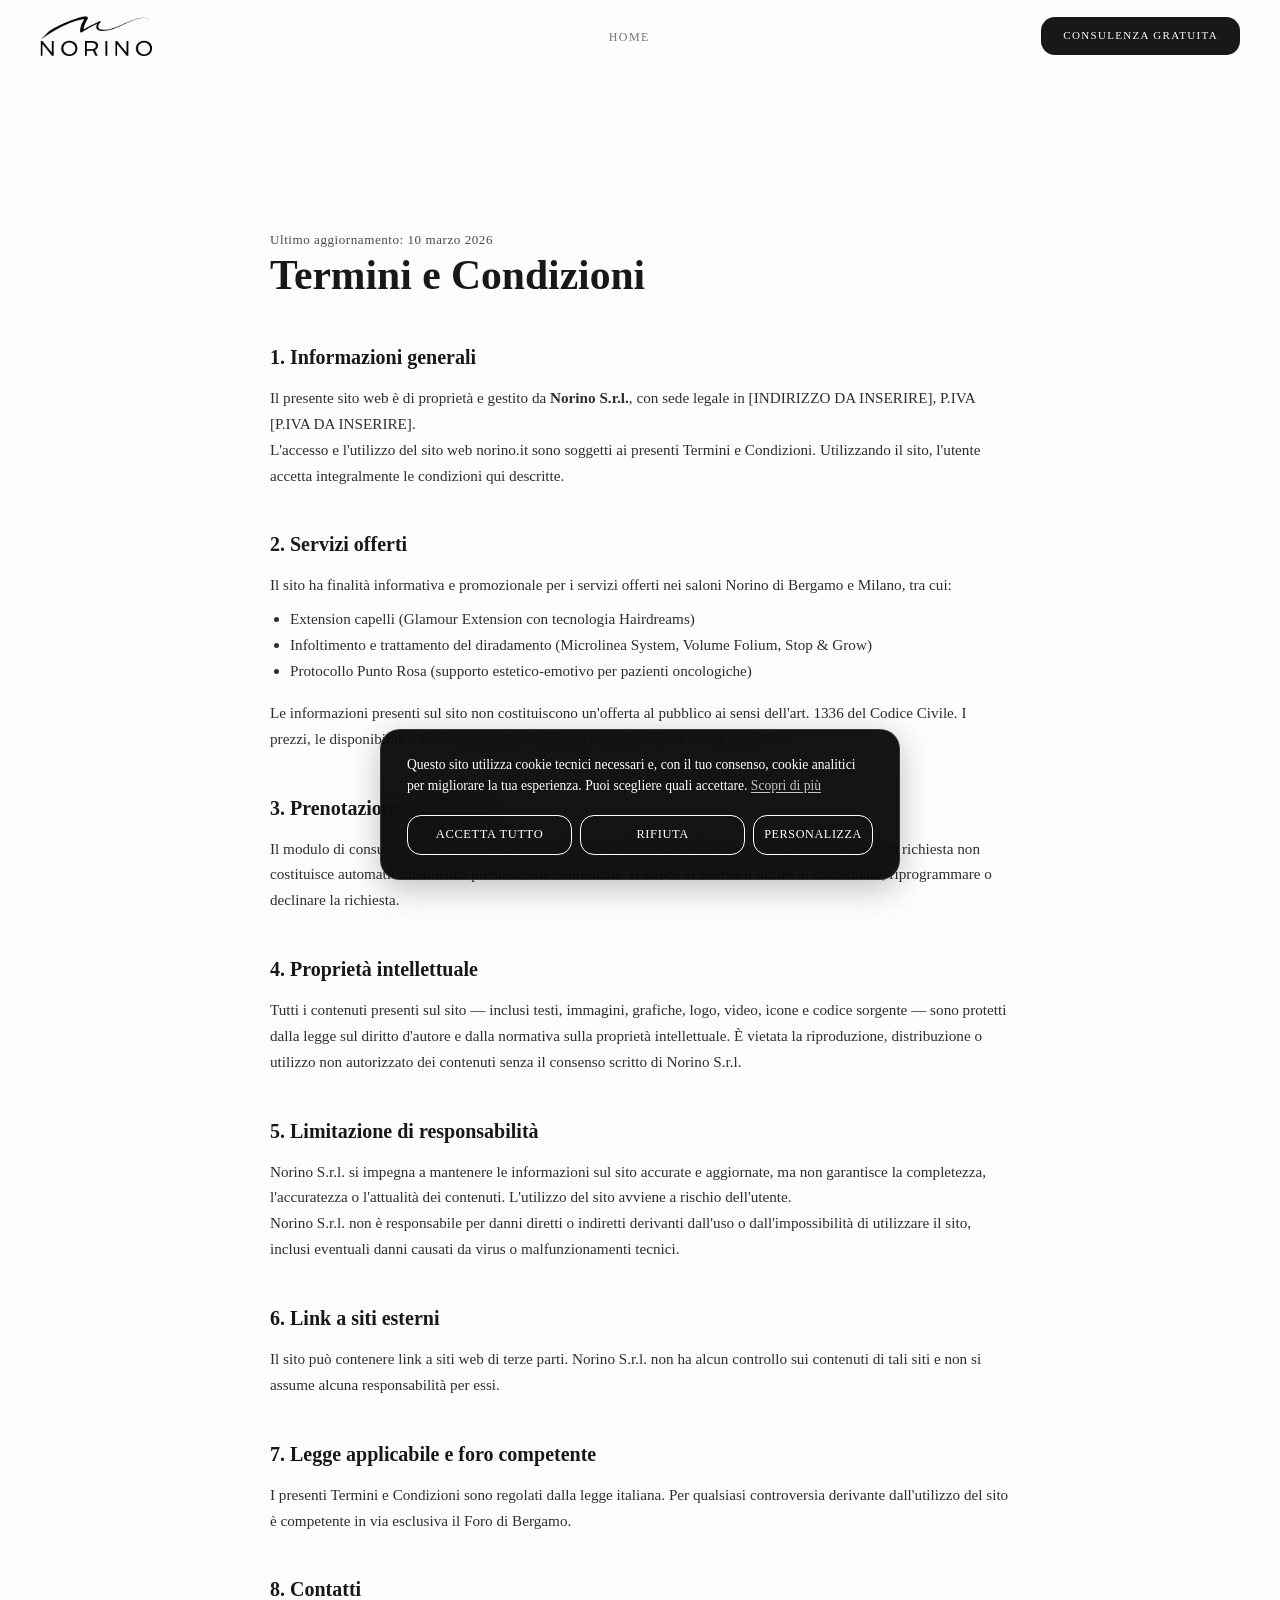
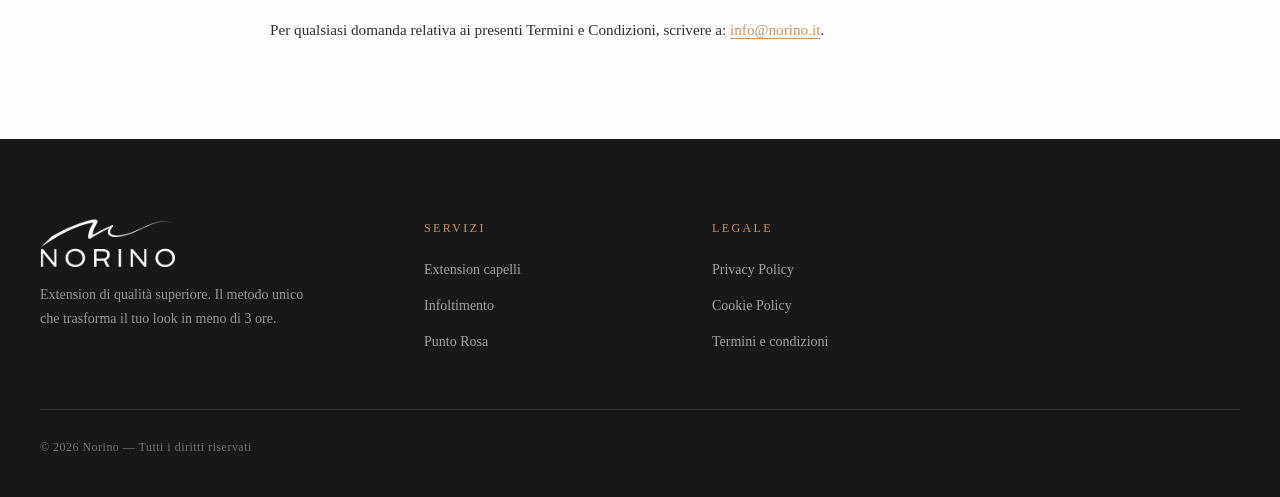
<file: termini.html>
<!doctype html>
<html lang="it">
  <head>
    <meta charset="UTF-8" />
    <!-- Google Consent Mode v2 — default (letto da localStorage prima di GTM) -->
    <script>
    window.dataLayer=window.dataLayer||[];
    function gtag(){dataLayer.push(arguments);}
    (function(){
      var c=null;
      try{var r=localStorage.getItem('norino_consent');if(r)c=JSON.parse(r);}catch(e){}
      var a=c&&c.analytics?'granted':'denied';
      var m=c&&c.marketing?'granted':'denied';
      gtag('consent','default',{
        ad_storage:m,
        ad_user_data:m,
        ad_personalization:m,
        analytics_storage:a,
        personalization_storage:m,
        functionality_storage:'granted',
        security_storage:'granted'
      });
    })();
    </script>
    <!-- Google Tag Manager -->
    <script>(function(w,d,s,l,i){w[l]=w[l]||[];w[l].push({'gtm.start':
    new Date().getTime(),event:'gtm.js'});var f=d.getElementsByTagName(s)[0],
    j=d.createElement(s),dl=l!='dataLayer'?'&l='+l:'';j.async=true;j.src=
    'https://www.googletagmanager.com/gtm.js?id='+i+dl;f.parentNode.insertBefore(j,f);
    })(window,document,'script','dataLayer','GTM-5J2RDB59');</script>
    <!-- End Google Tag Manager -->
    <meta name="viewport" content="width=device-width, initial-scale=1" />
    <title>Norino — Termini e Condizioni</title>
    <meta name="description" content="Termini e condizioni d'uso del sito web Norino." />
    <meta name="robots" content="noindex, follow" />
    <link rel="icon" type="image/png" href="Favicon.png" />
    <link rel="apple-touch-icon" href="Favicon.png" />
    <link rel="stylesheet" href="css/styles.css" />
  </head>

  <body>
    <!-- Google Tag Manager (noscript) -->
    <noscript><iframe src="https://www.googletagmanager.com/ns.html?id=GTM-5J2RDB59"
    height="0" width="0" style="display:none;visibility:hidden"></iframe></noscript>
    <!-- End Google Tag Manager (noscript) -->

    <!-- ═══ NAVBAR ═══ -->
    <nav class="site-nav" id="site-nav" aria-label="Navigazione principale">
      <div class="nav__inner">
        <a href="index.html" class="nav__brand"><img src="img/logonorino.png" alt="Norino" class="nav__logo" /></a>
        <ul class="nav__links">
          <li><a href="index.html">Home</a></li>
        </ul>
        <div class="nav__cta">
          <button class="btn btn--dark" data-action="open-consult">Consulenza gratuita</button>
        </div>
      </div>
    </nav>

    <!-- ═══ CONTENUTO LEGALE ═══ -->
    <main class="legal-page">
      <div class="legal-page__inner">
        <span class="legal-page__eyebrow">Ultimo aggiornamento: 10 marzo 2026</span>
        <h1 class="legal-page__title">Termini e Condizioni</h1>

        <section>
          <h2>1. Informazioni generali</h2>
          <p>
            Il presente sito web è di proprietà e gestito da <strong>Norino S.r.l.</strong>, con sede legale in [INDIRIZZO DA INSERIRE], P.IVA [P.IVA DA INSERIRE].
          </p>
          <p>
            L'accesso e l'utilizzo del sito web norino.it sono soggetti ai presenti Termini e Condizioni. Utilizzando il sito, l'utente accetta integralmente le condizioni qui descritte.
          </p>
        </section>

        <section>
          <h2>2. Servizi offerti</h2>
          <p>
            Il sito ha finalità informativa e promozionale per i servizi offerti nei saloni Norino di Bergamo e Milano, tra cui:
          </p>
          <ul>
            <li>Extension capelli (Glamour Extension con tecnologia Hairdreams)</li>
            <li>Infoltimento e trattamento del diradamento (Microlinea System, Volume Folium, Stop & Grow)</li>
            <li>Protocollo Punto Rosa (supporto estetico-emotivo per pazienti oncologiche)</li>
          </ul>
          <p>
            Le informazioni presenti sul sito non costituiscono un'offerta al pubblico ai sensi dell'art. 1336 del Codice Civile. I prezzi, le disponibilità e le caratteristiche dei servizi possono variare senza preavviso.
          </p>
        </section>

        <section>
          <h2>3. Prenotazione consulenze</h2>
          <p>
            Il modulo di consulenza gratuita presente sul sito permette di richiedere un appuntamento. L'invio della richiesta non costituisce automaticamente una prenotazione confermata. Il salone si riserva il diritto di confermare, riprogrammare o declinare la richiesta.
          </p>
        </section>

        <section>
          <h2>4. Proprietà intellettuale</h2>
          <p>
            Tutti i contenuti presenti sul sito — inclusi testi, immagini, grafiche, logo, video, icone e codice sorgente — sono protetti dalla legge sul diritto d'autore e dalla normativa sulla proprietà intellettuale. È vietata la riproduzione, distribuzione o utilizzo non autorizzato dei contenuti senza il consenso scritto di Norino S.r.l.
          </p>
        </section>

        <section>
          <h2>5. Limitazione di responsabilità</h2>
          <p>
            Norino S.r.l. si impegna a mantenere le informazioni sul sito accurate e aggiornate, ma non garantisce la completezza, l'accuratezza o l'attualità dei contenuti. L'utilizzo del sito avviene a rischio dell'utente.
          </p>
          <p>
            Norino S.r.l. non è responsabile per danni diretti o indiretti derivanti dall'uso o dall'impossibilità di utilizzare il sito, inclusi eventuali danni causati da virus o malfunzionamenti tecnici.
          </p>
        </section>

        <section>
          <h2>6. Link a siti esterni</h2>
          <p>
            Il sito può contenere link a siti web di terze parti. Norino S.r.l. non ha alcun controllo sui contenuti di tali siti e non si assume alcuna responsabilità per essi.
          </p>
        </section>

        <section>
          <h2>7. Legge applicabile e foro competente</h2>
          <p>
            I presenti Termini e Condizioni sono regolati dalla legge italiana. Per qualsiasi controversia derivante dall'utilizzo del sito è competente in via esclusiva il Foro di Bergamo.
          </p>
        </section>

        <section>
          <h2>8. Contatti</h2>
          <p>
            Per qualsiasi domanda relativa ai presenti Termini e Condizioni, scrivere a: <a href="mailto:info@norino.it">info@norino.it</a>.
          </p>
        </section>
      </div>
    </main>

    <!-- ═══ FOOTER ═══ -->
    <footer class="site-footer" id="contatti">
      <div class="footer__inner">
        <div class="footer__brand">
          <div class="footer__brand-name"><img src="img/logonorino.png" alt="Norino" class="footer__logo" /></div>
          <p>Extension di qualità superiore. Il metodo unico che trasforma il tuo look in meno di 3 ore.</p>
        </div>
        <div class="footer__col">
          <h4>Servizi</h4>
          <ul>
            <li><a href="index.html">Extension capelli</a></li>
            <li><a href="diradamento.html">Infoltimento</a></li>
            <li><a href="punto-rosa.html">Punto Rosa</a></li>
          </ul>
        </div>
        <div class="footer__col">
          <h4>Legale</h4>
          <ul>
            <li><a href="privacy-policy.html">Privacy Policy</a></li>
            <li><a href="cookie-policy.html">Cookie Policy</a></li>
            <li><a href="termini.html">Termini e condizioni</a></li>
          </ul>
        </div>
      </div>
      <div class="footer__bottom">
        <span class="footer__copy">&copy; 2026 Norino — Tutti i diritti riservati</span>
      </div>
    </footer>

    <script src="js/main.js" defer></script>
    <script src="js/cookie-consent.js" defer></script>
  </body>
</html>
</file>
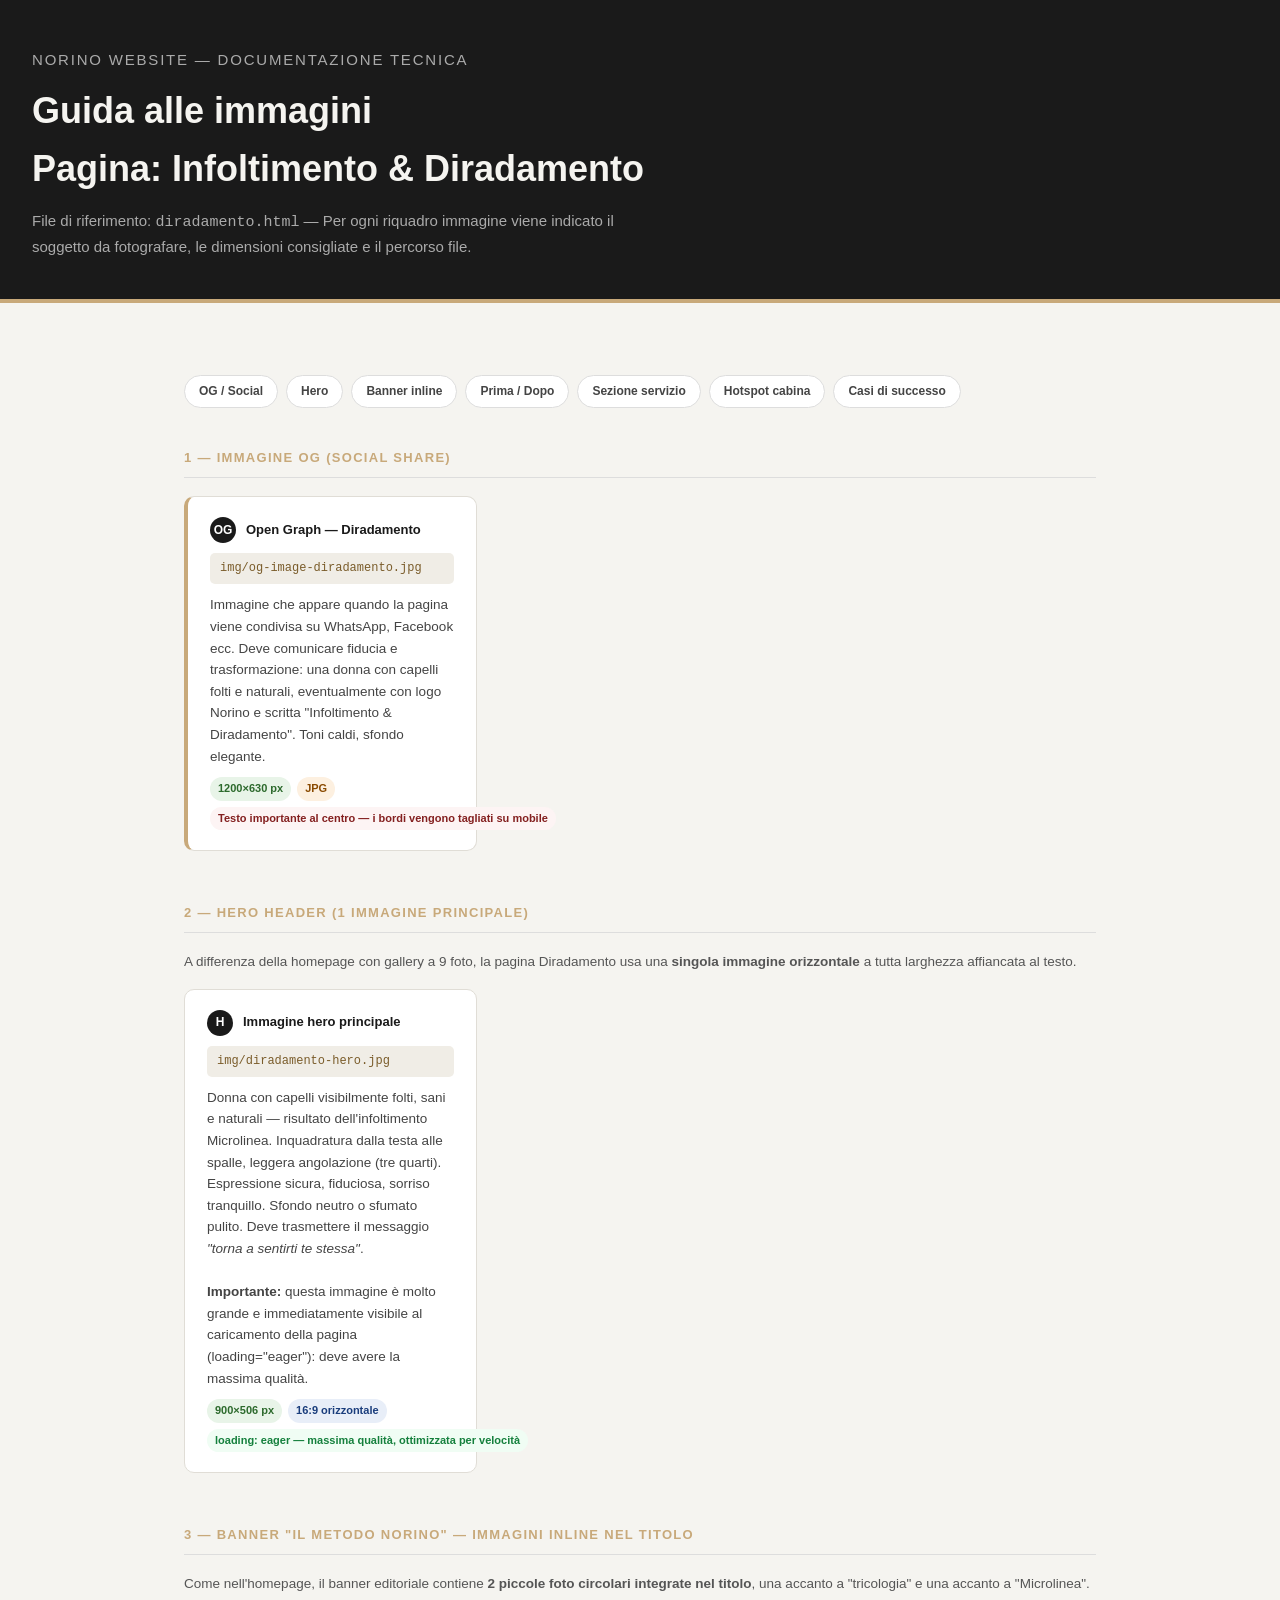
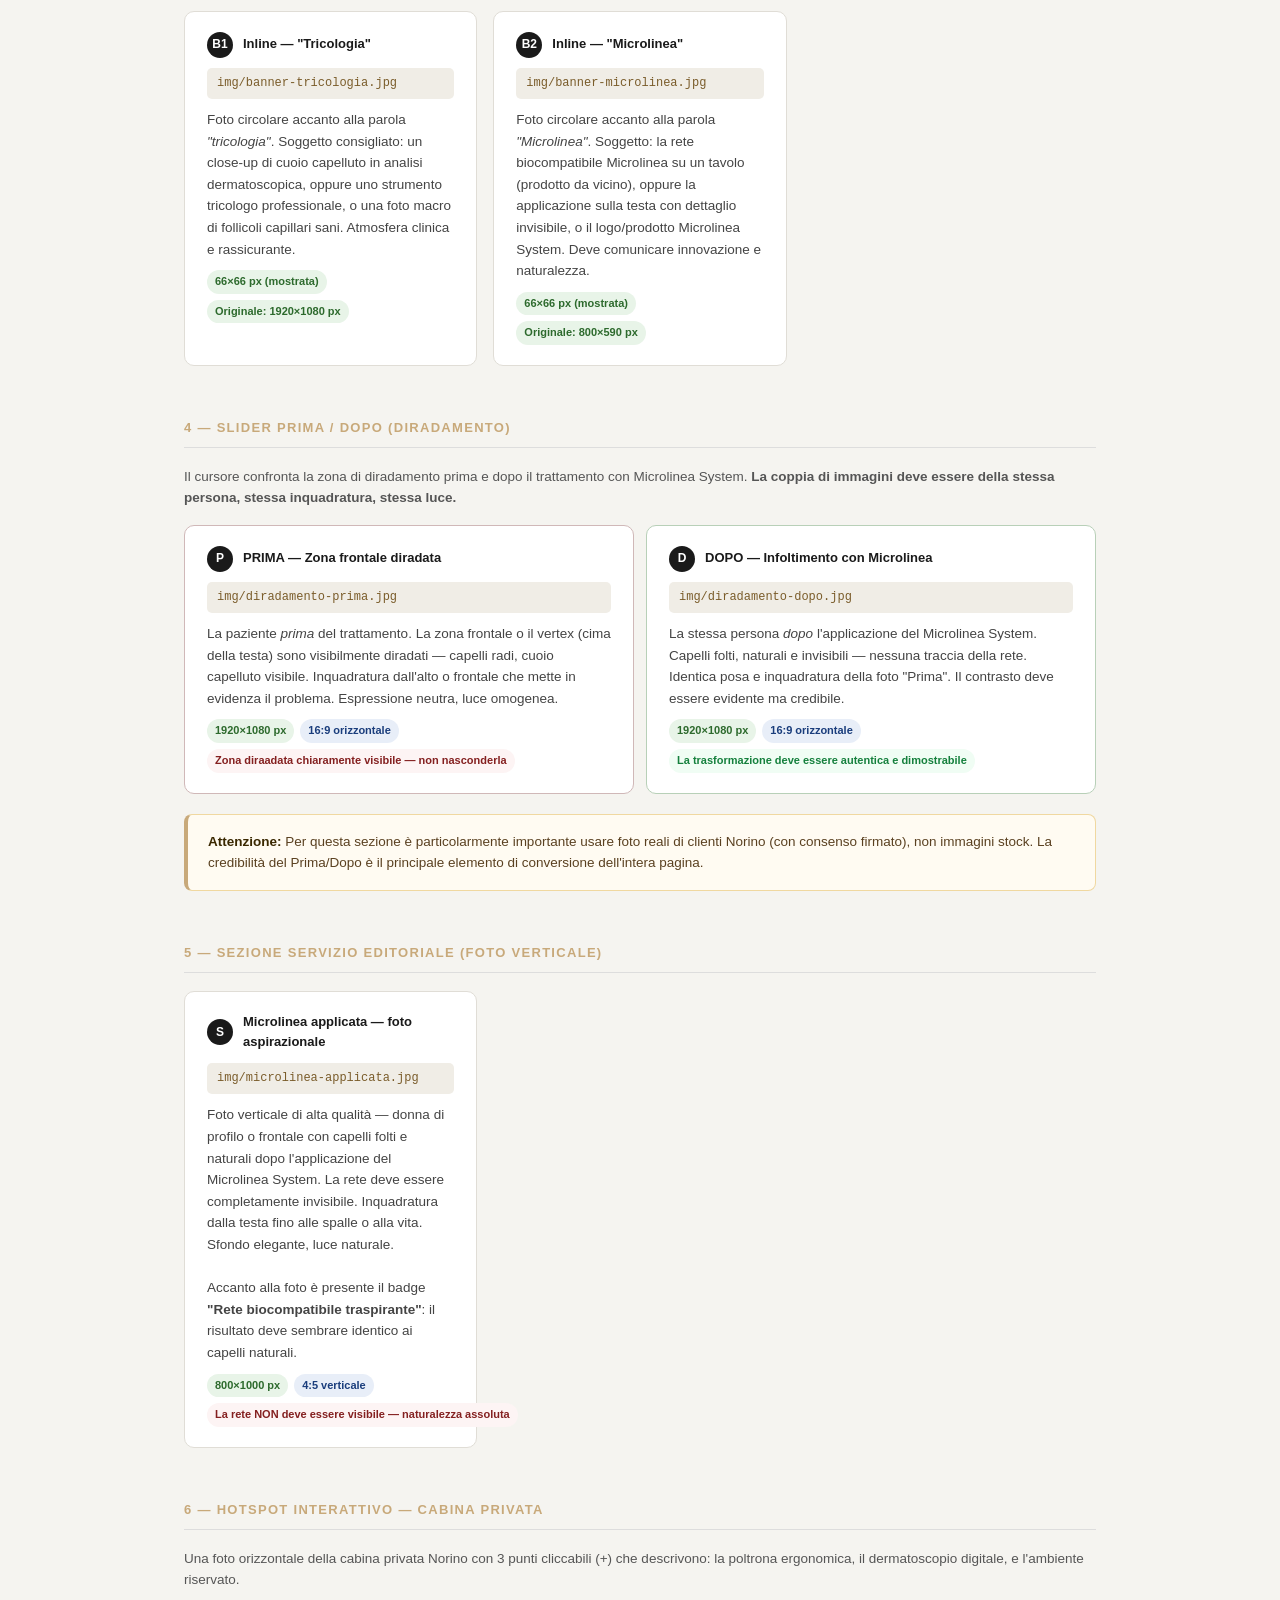
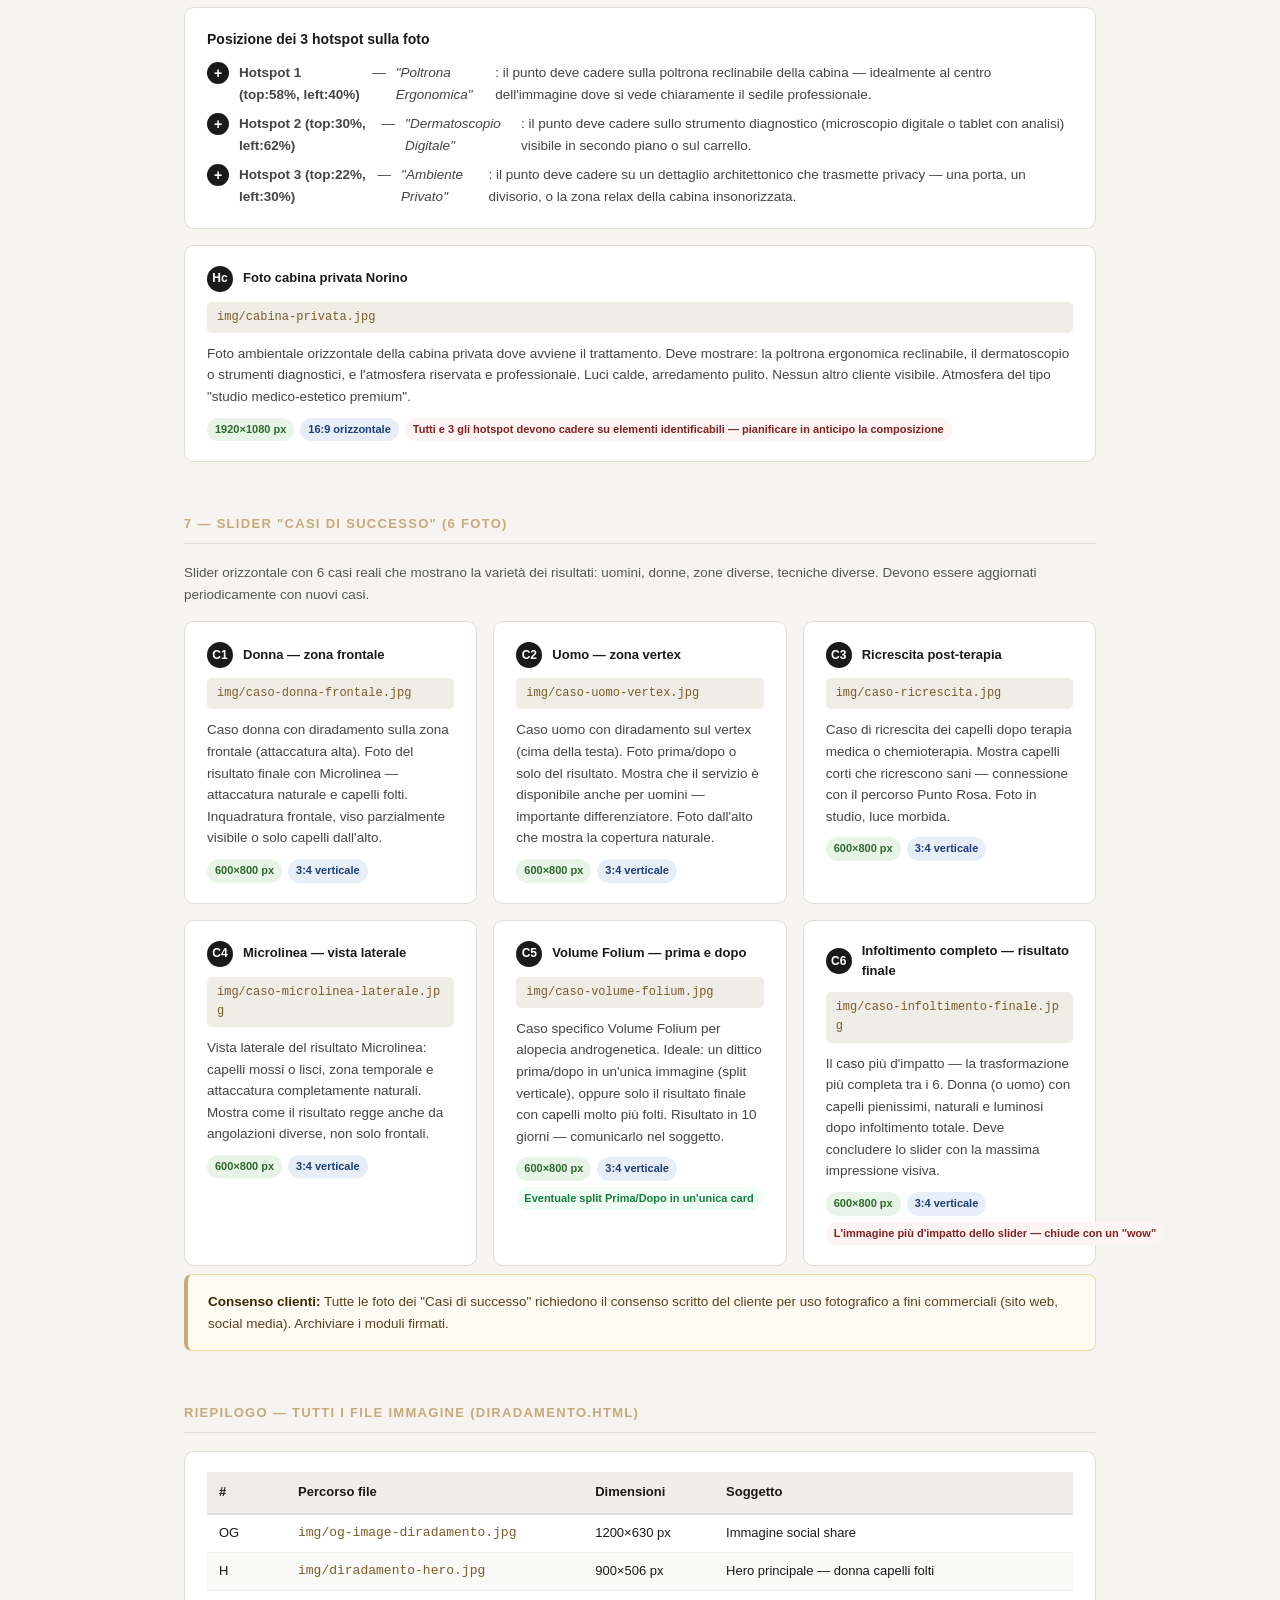
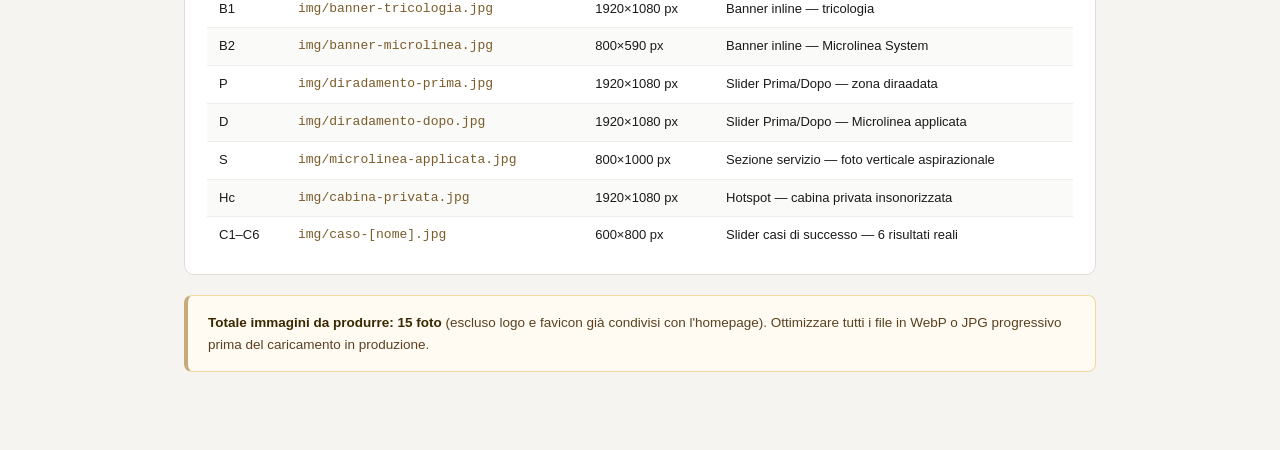
<file: KnowledgeBase/guida-immagini-diradamento.html>
<!doctype html>
<html lang="it">
<head>
  <meta charset="UTF-8" />
  <meta name="viewport" content="width=device-width, initial-scale=1" />
  <title>Guida alle immagini — Diradamento · Norino</title>
  <style>
    *, *::before, *::after { box-sizing: border-box; margin: 0; padding: 0; }
    body { font-family: -apple-system, BlinkMacSystemFont, "Segoe UI", sans-serif; background: #f5f4f0; color: #1a1a1a; line-height: 1.6; }

    .doc-header { background: #1a1a1a; color: #f5f4f0; padding: 48px 32px 40px; border-bottom: 4px solid #c8a97a; }
    .doc-header__eyebrow { font-size: 11px; letter-spacing: .12em; text-transform: uppercase; color: #c8a97a; margin-bottom: 10px; }
    .doc-header h1 { font-size: clamp(22px, 4vw, 36px); font-weight: 700; margin-bottom: 12px; }
    .doc-header p { font-size: 15px; color: #aaa; max-width: 640px; }

    .container { max-width: 960px; margin: 0 auto; padding: 48px 24px 80px; }

    .section-title { font-size: 13px; font-weight: 700; letter-spacing: .1em; text-transform: uppercase; color: #c8a97a; margin: 52px 0 18px; padding-bottom: 8px; border-bottom: 1px solid #ddd; }
    .section-title:first-of-type { margin-top: 0; }

    .card-grid { display: grid; grid-template-columns: repeat(auto-fill, minmax(280px, 1fr)); gap: 16px; }

    .img-card { background: #fff; border: 1px solid #e0ddd6; border-radius: 10px; padding: 20px 22px; display: flex; flex-direction: column; gap: 10px; }
    .img-card--accent { border-left: 4px solid #c8a97a; }
    .img-card__header { display: flex; align-items: center; gap: 10px; }
    .img-card__num { width: 26px; height: 26px; background: #1a1a1a; color: #fff; border-radius: 50%; font-size: 12px; font-weight: 700; display: flex; align-items: center; justify-content: center; flex-shrink: 0; }
    .img-card__label { font-size: 13px; font-weight: 700; }
    .img-card__path { font-family: "Courier New", monospace; font-size: 12px; background: #f0ede6; color: #7a5c2a; padding: 6px 10px; border-radius: 5px; word-break: break-all; }
    .img-card__desc { font-size: 13.5px; color: #444; }
    .img-card__spec { font-size: 12px; color: #777; display: flex; flex-wrap: wrap; gap: 6px; }

    .tag { display: inline-flex; align-items: center; font-size: 11px; font-weight: 600; padding: 3px 8px; border-radius: 20px; white-space: nowrap; }
    .tag--size   { background: #e8f4e8; color: #2d6a2d; }
    .tag--ratio  { background: #e8eef8; color: #1a3d7c; }
    .tag--format { background: #fdf0e0; color: #8a4a00; }
    .tag--tip    { background: #fdf4f4; color: #842020; }
    .tag--ok     { background: #f0fdf4; color: #15803d; }

    .note-box { background: #fffbf2; border: 1px solid #f0d8a0; border-left: 4px solid #c8a97a; border-radius: 8px; padding: 16px 20px; margin-top: 20px; font-size: 13.5px; color: #5a4020; }
    .note-box strong { color: #3a2800; }

    .index-bar { display: flex; flex-wrap: wrap; gap: 8px; margin: 24px 0 40px; }
    .index-bar a { font-size: 12px; font-weight: 600; padding: 6px 14px; background: #fff; border: 1px solid #ddd; border-radius: 20px; color: #444; text-decoration: none; transition: background .15s, color .15s; }
    .index-bar a:hover { background: #1a1a1a; color: #fff; border-color: #1a1a1a; }

    .ba-demo { display: grid; grid-template-columns: 1fr 1fr; gap: 12px; }
    .ba-demo .img-card:first-child { border-color: #d0b8b8; }
    .ba-demo .img-card:last-child  { border-color: #b8d0b8; }

    .hs-map { background: #fff; border: 1px solid #e0ddd6; border-radius: 10px; padding: 20px 22px; }
    .hs-map h4 { font-size: 14px; font-weight: 700; margin-bottom: 12px; }
    .hs-map ul { list-style: none; display: flex; flex-direction: column; gap: 8px; }
    .hs-map li { font-size: 13.5px; color: #444; display: flex; gap: 10px; }
    .hs-map li::before { content: "+"; width: 22px; height: 22px; background: #1a1a1a; color: #fff; border-radius: 50%; display: flex; align-items: center; justify-content: center; font-weight: 700; font-size: 14px; flex-shrink: 0; }

    @media (max-width: 600px) { .ba-demo { grid-template-columns: 1fr; } .card-grid { grid-template-columns: 1fr; } }
  </style>
</head>
<body>

<div class="doc-header">
  <p class="doc-header__eyebrow">Norino Website — Documentazione tecnica</p>
  <h1>Guida alle immagini<br />Pagina: Infoltimento &amp; Diradamento</h1>
  <p>File di riferimento: <code>diradamento.html</code> — Per ogni riquadro immagine viene indicato il soggetto da fotografare, le dimensioni consigliate e il percorso file.</p>
</div>

<div class="container">

  <div class="index-bar">
    <a href="#og">OG / Social</a>
    <a href="#hero">Hero</a>
    <a href="#banner">Banner inline</a>
    <a href="#ba">Prima / Dopo</a>
    <a href="#split">Sezione servizio</a>
    <a href="#hotspot">Hotspot cabina</a>
    <a href="#casi">Casi di successo</a>
  </div>


  <!-- ══════════════════════════ 1. OG ══════════════════════════ -->
  <p class="section-title" id="og">1 — Immagine OG (Social Share)</p>
  <div class="card-grid">
    <div class="img-card img-card--accent">
      <div class="img-card__header">
        <div class="img-card__num">OG</div>
        <span class="img-card__label">Open Graph — Diradamento</span>
      </div>
      <div class="img-card__path">img/og-image-diradamento.jpg</div>
      <p class="img-card__desc">
        Immagine che appare quando la pagina viene condivisa su WhatsApp, Facebook ecc. Deve comunicare fiducia e trasformazione: una donna con capelli folti e naturali, eventualmente con logo Norino e scritta "Infoltimento &amp; Diradamento". Toni caldi, sfondo elegante.
      </p>
      <div class="img-card__spec">
        <span class="tag tag--size">1200×630 px</span>
        <span class="tag tag--format">JPG</span>
        <span class="tag tag--tip">Testo importante al centro — i bordi vengono tagliati su mobile</span>
      </div>
    </div>
  </div>


  <!-- ══════════════════════════ 2. HERO ══════════════════════════ -->
  <p class="section-title" id="hero">2 — Hero Header (1 immagine principale)</p>
  <p style="font-size:13.5px;color:#555;margin-bottom:16px;">
    A differenza della homepage con gallery a 9 foto, la pagina Diradamento usa una <strong>singola immagine orizzontale</strong> a tutta larghezza affiancata al testo.
  </p>
  <div class="card-grid">
    <div class="img-card">
      <div class="img-card__header">
        <div class="img-card__num">H</div>
        <span class="img-card__label">Immagine hero principale</span>
      </div>
      <div class="img-card__path">img/diradamento-hero.jpg</div>
      <p class="img-card__desc">
        Donna con capelli visibilmente folti, sani e naturali — risultato dell'infoltimento Microlinea. Inquadratura dalla testa alle spalle, leggera angolazione (tre quarti). Espressione sicura, fiduciosa, sorriso tranquillo. Sfondo neutro o sfumato pulito. Deve trasmettere il messaggio <em>"torna a sentirti te stessa"</em>.
        <br /><br />
        <strong>Importante:</strong> questa immagine è molto grande e immediatamente visibile al caricamento della pagina (loading="eager"): deve avere la massima qualità.
      </p>
      <div class="img-card__spec">
        <span class="tag tag--size">900×506 px</span>
        <span class="tag tag--ratio">16:9 orizzontale</span>
        <span class="tag tag--ok">loading: eager — massima qualità, ottimizzata per velocità</span>
      </div>
    </div>
  </div>


  <!-- ══════════════════════════ 3. BANNER INLINE ══════════════════════════ -->
  <p class="section-title" id="banner">3 — Banner "Il Metodo Norino" — immagini inline nel titolo</p>
  <p style="font-size:13.5px;color:#555;margin-bottom:16px;">
    Come nell'homepage, il banner editoriale contiene <strong>2 piccole foto circolari integrate nel titolo</strong>, una accanto a "tricologia" e una accanto a "Microlinea".
  </p>
  <div class="card-grid">
    <div class="img-card">
      <div class="img-card__header">
        <div class="img-card__num">B1</div>
        <span class="img-card__label">Inline — "Tricologia"</span>
      </div>
      <div class="img-card__path">img/banner-tricologia.jpg</div>
      <p class="img-card__desc">
        Foto circolare accanto alla parola <em>"tricologia"</em>. Soggetto consigliato: un close-up di cuoio capelluto in analisi dermatoscopica, oppure uno strumento tricologo professionale, o una foto macro di follicoli capillari sani. Atmosfera clinica e rassicurante.
      </p>
      <div class="img-card__spec">
        <span class="tag tag--size">66×66 px (mostrata)</span>
        <span class="tag tag--size">Originale: 1920×1080 px</span>
      </div>
    </div>
    <div class="img-card">
      <div class="img-card__header">
        <div class="img-card__num">B2</div>
        <span class="img-card__label">Inline — "Microlinea"</span>
      </div>
      <div class="img-card__path">img/banner-microlinea.jpg</div>
      <p class="img-card__desc">
        Foto circolare accanto alla parola <em>"Microlinea"</em>. Soggetto: la rete biocompatibile Microlinea su un tavolo (prodotto da vicino), oppure la applicazione sulla testa con dettaglio invisibile, o il logo/prodotto Microlinea System. Deve comunicare innovazione e naturalezza.
      </p>
      <div class="img-card__spec">
        <span class="tag tag--size">66×66 px (mostrata)</span>
        <span class="tag tag--size">Originale: 800×590 px</span>
      </div>
    </div>
  </div>


  <!-- ══════════════════════════ 4. PRIMA / DOPO ══════════════════════════ -->
  <p class="section-title" id="ba">4 — Slider Prima / Dopo (diradamento)</p>
  <p style="font-size:13.5px;color:#555;margin-bottom:16px;">
    Il cursore confronta la zona di diradamento prima e dopo il trattamento con Microlinea System. <strong>La coppia di immagini deve essere della stessa persona, stessa inquadratura, stessa luce.</strong>
  </p>
  <div class="ba-demo">
    <div class="img-card">
      <div class="img-card__header">
        <div class="img-card__num">P</div>
        <span class="img-card__label">PRIMA — Zona frontale diradata</span>
      </div>
      <div class="img-card__path">img/diradamento-prima.jpg</div>
      <p class="img-card__desc">
        La paziente <em>prima</em> del trattamento. La zona frontale o il vertex (cima della testa) sono visibilmente diradati — capelli radi, cuoio capelluto visibile. Inquadratura dall'alto o frontale che mette in evidenza il problema. Espressione neutra, luce omogenea.
      </p>
      <div class="img-card__spec">
        <span class="tag tag--size">1920×1080 px</span>
        <span class="tag tag--ratio">16:9 orizzontale</span>
        <span class="tag tag--tip">Zona diraadata chiaramente visibile — non nasconderla</span>
      </div>
    </div>
    <div class="img-card">
      <div class="img-card__header">
        <div class="img-card__num">D</div>
        <span class="img-card__label">DOPO — Infoltimento con Microlinea</span>
      </div>
      <div class="img-card__path">img/diradamento-dopo.jpg</div>
      <p class="img-card__desc">
        La stessa persona <em>dopo</em> l'applicazione del Microlinea System. Capelli folti, naturali e invisibili — nessuna traccia della rete. Identica posa e inquadratura della foto "Prima". Il contrasto deve essere evidente ma credibile.
      </p>
      <div class="img-card__spec">
        <span class="tag tag--size">1920×1080 px</span>
        <span class="tag tag--ratio">16:9 orizzontale</span>
        <span class="tag tag--ok">La trasformazione deve essere autentica e dimostrabile</span>
      </div>
    </div>
  </div>
  <div class="note-box">
    <strong>Attenzione:</strong> Per questa sezione è particolarmente importante usare foto reali di clienti Norino (con consenso firmato), non immagini stock. La credibilità del Prima/Dopo è il principale elemento di conversione dell'intera pagina.
  </div>


  <!-- ══════════════════════════ 5. SEZIONE SERVIZIO ══════════════════════════ -->
  <p class="section-title" id="split">5 — Sezione Servizio Editoriale (foto verticale)</p>
  <div class="card-grid">
    <div class="img-card">
      <div class="img-card__header">
        <div class="img-card__num">S</div>
        <span class="img-card__label">Microlinea applicata — foto aspirazionale</span>
      </div>
      <div class="img-card__path">img/microlinea-applicata.jpg</div>
      <p class="img-card__desc">
        Foto verticale di alta qualità — donna di profilo o frontale con capelli folti e naturali dopo l'applicazione del Microlinea System. La rete deve essere completamente invisibile. Inquadratura dalla testa fino alle spalle o alla vita. Sfondo elegante, luce naturale.
        <br /><br />
        Accanto alla foto è presente il badge <strong>"Rete biocompatibile traspirante"</strong>: il risultato deve sembrare identico ai capelli naturali.
      </p>
      <div class="img-card__spec">
        <span class="tag tag--size">800×1000 px</span>
        <span class="tag tag--ratio">4:5 verticale</span>
        <span class="tag tag--tip">La rete NON deve essere visibile — naturalezza assoluta</span>
      </div>
    </div>
  </div>


  <!-- ══════════════════════════ 6. HOTSPOT ══════════════════════════ -->
  <p class="section-title" id="hotspot">6 — Hotspot Interattivo — Cabina Privata</p>
  <p style="font-size:13.5px;color:#555;margin-bottom:16px;">
    Una foto orizzontale della cabina privata Norino con 3 punti cliccabili (+) che descrivono: la poltrona ergonomica, il dermatoscopio digitale, e l'ambiente riservato.
  </p>

  <div class="hs-map">
    <h4>Posizione dei 3 hotspot sulla foto</h4>
    <ul>
      <li><strong>Hotspot 1 (top:58%, left:40%)</strong> — <em>"Poltrona Ergonomica"</em>: il punto deve cadere sulla poltrona reclinabile della cabina — idealmente al centro dell'immagine dove si vede chiaramente il sedile professionale.</li>
      <li><strong>Hotspot 2 (top:30%, left:62%)</strong> — <em>"Dermatoscopio Digitale"</em>: il punto deve cadere sullo strumento diagnostico (microscopio digitale o tablet con analisi) visibile in secondo piano o sul carrello.</li>
      <li><strong>Hotspot 3 (top:22%, left:30%)</strong> — <em>"Ambiente Privato"</em>: il punto deve cadere su un dettaglio architettonico che trasmette privacy — una porta, un divisorio, o la zona relax della cabina insonorizzata.</li>
    </ul>
  </div>

  <div style="margin-top:16px">
    <div class="img-card">
      <div class="img-card__header">
        <div class="img-card__num">Hc</div>
        <span class="img-card__label">Foto cabina privata Norino</span>
      </div>
      <div class="img-card__path">img/cabina-privata.jpg</div>
      <p class="img-card__desc">
        Foto ambientale orizzontale della cabina privata dove avviene il trattamento. Deve mostrare: la poltrona ergonomica reclinabile, il dermatoscopio o strumenti diagnostici, e l'atmosfera riservata e professionale. Luci calde, arredamento pulito. Nessun altro cliente visibile. Atmosfera del tipo "studio medico-estetico premium".
      </p>
      <div class="img-card__spec">
        <span class="tag tag--size">1920×1080 px</span>
        <span class="tag tag--ratio">16:9 orizzontale</span>
        <span class="tag tag--tip">Tutti e 3 gli hotspot devono cadere su elementi identificabili — pianificare in anticipo la composizione</span>
      </div>
    </div>
  </div>


  <!-- ══════════════════════════ 7. CASI DI SUCCESSO ══════════════════════════ -->
  <p class="section-title" id="casi">7 — Slider "Casi di Successo" (6 foto)</p>
  <p style="font-size:13.5px;color:#555;margin-bottom:16px;">
    Slider orizzontale con 6 casi reali che mostrano la varietà dei risultati: uomini, donne, zone diverse, tecniche diverse. Devono essere aggiornati periodicamente con nuovi casi.
  </p>
  <div class="card-grid">

    <div class="img-card">
      <div class="img-card__header">
        <div class="img-card__num">C1</div>
        <span class="img-card__label">Donna — zona frontale</span>
      </div>
      <div class="img-card__path">img/caso-donna-frontale.jpg</div>
      <p class="img-card__desc">
        Caso donna con diradamento sulla zona frontale (attaccatura alta). Foto del risultato finale con Microlinea — attaccatura naturale e capelli folti. Inquadratura frontale, viso parzialmente visibile o solo capelli dall'alto.
      </p>
      <div class="img-card__spec">
        <span class="tag tag--size">600×800 px</span>
        <span class="tag tag--ratio">3:4 verticale</span>
      </div>
    </div>

    <div class="img-card">
      <div class="img-card__header">
        <div class="img-card__num">C2</div>
        <span class="img-card__label">Uomo — zona vertex</span>
      </div>
      <div class="img-card__path">img/caso-uomo-vertex.jpg</div>
      <p class="img-card__desc">
        Caso uomo con diradamento sul vertex (cima della testa). Foto prima/dopo o solo del risultato. Mostra che il servizio è disponibile anche per uomini — importante differenziatore. Foto dall'alto che mostra la copertura naturale.
      </p>
      <div class="img-card__spec">
        <span class="tag tag--size">600×800 px</span>
        <span class="tag tag--ratio">3:4 verticale</span>
      </div>
    </div>

    <div class="img-card">
      <div class="img-card__header">
        <div class="img-card__num">C3</div>
        <span class="img-card__label">Ricrescita post-terapia</span>
      </div>
      <div class="img-card__path">img/caso-ricrescita.jpg</div>
      <p class="img-card__desc">
        Caso di ricrescita dei capelli dopo terapia medica o chemioterapia. Mostra capelli corti che ricrescono sani — connessione con il percorso Punto Rosa. Foto in studio, luce morbida.
      </p>
      <div class="img-card__spec">
        <span class="tag tag--size">600×800 px</span>
        <span class="tag tag--ratio">3:4 verticale</span>
      </div>
    </div>

    <div class="img-card">
      <div class="img-card__header">
        <div class="img-card__num">C4</div>
        <span class="img-card__label">Microlinea — vista laterale</span>
      </div>
      <div class="img-card__path">img/caso-microlinea-laterale.jpg</div>
      <p class="img-card__desc">
        Vista laterale del risultato Microlinea: capelli mossi o lisci, zona temporale e attaccatura completamente naturali. Mostra come il risultato regge anche da angolazioni diverse, non solo frontali.
      </p>
      <div class="img-card__spec">
        <span class="tag tag--size">600×800 px</span>
        <span class="tag tag--ratio">3:4 verticale</span>
      </div>
    </div>

    <div class="img-card">
      <div class="img-card__header">
        <div class="img-card__num">C5</div>
        <span class="img-card__label">Volume Folium — prima e dopo</span>
      </div>
      <div class="img-card__path">img/caso-volume-folium.jpg</div>
      <p class="img-card__desc">
        Caso specifico Volume Folium per alopecia androgenetica. Ideale: un dittico prima/dopo in un'unica immagine (split verticale), oppure solo il risultato finale con capelli molto più folti. Risultato in 10 giorni — comunicarlo nel soggetto.
      </p>
      <div class="img-card__spec">
        <span class="tag tag--size">600×800 px</span>
        <span class="tag tag--ratio">3:4 verticale</span>
        <span class="tag tag--ok">Eventuale split Prima/Dopo in un'unica card</span>
      </div>
    </div>

    <div class="img-card">
      <div class="img-card__header">
        <div class="img-card__num">C6</div>
        <span class="img-card__label">Infoltimento completo — risultato finale</span>
      </div>
      <div class="img-card__path">img/caso-infoltimento-finale.jpg</div>
      <p class="img-card__desc">
        Il caso più d'impatto — la trasformazione più completa tra i 6. Donna (o uomo) con capelli pienissimi, naturali e luminosi dopo infoltimento totale. Deve concludere lo slider con la massima impressione visiva.
      </p>
      <div class="img-card__spec">
        <span class="tag tag--size">600×800 px</span>
        <span class="tag tag--ratio">3:4 verticale</span>
        <span class="tag tag--tip">L'immagine più d'impatto dello slider — chiude con un "wow"</span>
      </div>
    </div>

  </div>

  <div class="note-box" style="margin-top:8px;">
    <strong>Consenso clienti:</strong> Tutte le foto dei "Casi di successo" richiedono il consenso scritto del cliente per uso fotografico a fini commerciali (sito web, social media). Archiviare i moduli firmati.
  </div>


  <!-- RIEPILOGO -->
  <p class="section-title">Riepilogo — Tutti i file immagine (diradamento.html)</p>
  <div class="img-card" style="overflow-x:auto;">
    <table style="width:100%;border-collapse:collapse;font-size:13px;">
      <thead>
        <tr style="background:#f0ede6;text-align:left;">
          <th style="padding:10px 12px;border-bottom:2px solid #ddd;">#</th>
          <th style="padding:10px 12px;border-bottom:2px solid #ddd;">Percorso file</th>
          <th style="padding:10px 12px;border-bottom:2px solid #ddd;">Dimensioni</th>
          <th style="padding:10px 12px;border-bottom:2px solid #ddd;">Soggetto</th>
        </tr>
      </thead>
      <tbody>
        <tr><td style="padding:8px 12px;border-bottom:1px solid #eee;">OG</td><td style="padding:8px 12px;border-bottom:1px solid #eee;font-family:monospace;color:#7a5c2a;">img/og-image-diradamento.jpg</td><td style="padding:8px 12px;border-bottom:1px solid #eee;">1200×630 px</td><td style="padding:8px 12px;border-bottom:1px solid #eee;">Immagine social share</td></tr>
        <tr style="background:#fafaf8;"><td style="padding:8px 12px;border-bottom:1px solid #eee;">H</td><td style="padding:8px 12px;border-bottom:1px solid #eee;font-family:monospace;color:#7a5c2a;">img/diradamento-hero.jpg</td><td style="padding:8px 12px;border-bottom:1px solid #eee;">900×506 px</td><td style="padding:8px 12px;border-bottom:1px solid #eee;">Hero principale — donna capelli folti</td></tr>
        <tr><td style="padding:8px 12px;border-bottom:1px solid #eee;">B1</td><td style="padding:8px 12px;border-bottom:1px solid #eee;font-family:monospace;color:#7a5c2a;">img/banner-tricologia.jpg</td><td style="padding:8px 12px;border-bottom:1px solid #eee;">1920×1080 px</td><td style="padding:8px 12px;border-bottom:1px solid #eee;">Banner inline — tricologia</td></tr>
        <tr style="background:#fafaf8;"><td style="padding:8px 12px;border-bottom:1px solid #eee;">B2</td><td style="padding:8px 12px;border-bottom:1px solid #eee;font-family:monospace;color:#7a5c2a;">img/banner-microlinea.jpg</td><td style="padding:8px 12px;border-bottom:1px solid #eee;">800×590 px</td><td style="padding:8px 12px;border-bottom:1px solid #eee;">Banner inline — Microlinea System</td></tr>
        <tr><td style="padding:8px 12px;border-bottom:1px solid #eee;">P</td><td style="padding:8px 12px;border-bottom:1px solid #eee;font-family:monospace;color:#7a5c2a;">img/diradamento-prima.jpg</td><td style="padding:8px 12px;border-bottom:1px solid #eee;">1920×1080 px</td><td style="padding:8px 12px;border-bottom:1px solid #eee;">Slider Prima/Dopo — zona diraadata</td></tr>
        <tr style="background:#fafaf8;"><td style="padding:8px 12px;border-bottom:1px solid #eee;">D</td><td style="padding:8px 12px;border-bottom:1px solid #eee;font-family:monospace;color:#7a5c2a;">img/diradamento-dopo.jpg</td><td style="padding:8px 12px;border-bottom:1px solid #eee;">1920×1080 px</td><td style="padding:8px 12px;border-bottom:1px solid #eee;">Slider Prima/Dopo — Microlinea applicata</td></tr>
        <tr><td style="padding:8px 12px;border-bottom:1px solid #eee;">S</td><td style="padding:8px 12px;border-bottom:1px solid #eee;font-family:monospace;color:#7a5c2a;">img/microlinea-applicata.jpg</td><td style="padding:8px 12px;border-bottom:1px solid #eee;">800×1000 px</td><td style="padding:8px 12px;border-bottom:1px solid #eee;">Sezione servizio — foto verticale aspirazionale</td></tr>
        <tr style="background:#fafaf8;"><td style="padding:8px 12px;border-bottom:1px solid #eee;">Hc</td><td style="padding:8px 12px;border-bottom:1px solid #eee;font-family:monospace;color:#7a5c2a;">img/cabina-privata.jpg</td><td style="padding:8px 12px;border-bottom:1px solid #eee;">1920×1080 px</td><td style="padding:8px 12px;border-bottom:1px solid #eee;">Hotspot — cabina privata insonorizzata</td></tr>
        <tr><td style="padding:8px 12px;">C1–C6</td><td style="padding:8px 12px;font-family:monospace;color:#7a5c2a;">img/caso-[nome].jpg</td><td style="padding:8px 12px;">600×800 px</td><td style="padding:8px 12px;">Slider casi di successo — 6 risultati reali</td></tr>
      </tbody>
    </table>
  </div>

  <div class="note-box" style="margin-top:20px;">
    <strong>Totale immagini da produrre: 15 foto</strong> (escluso logo e favicon già condivisi con l'homepage). Ottimizzare tutti i file in WebP o JPG progressivo prima del caricamento in produzione.
  </div>

</div>
</body>
</html>
</file>
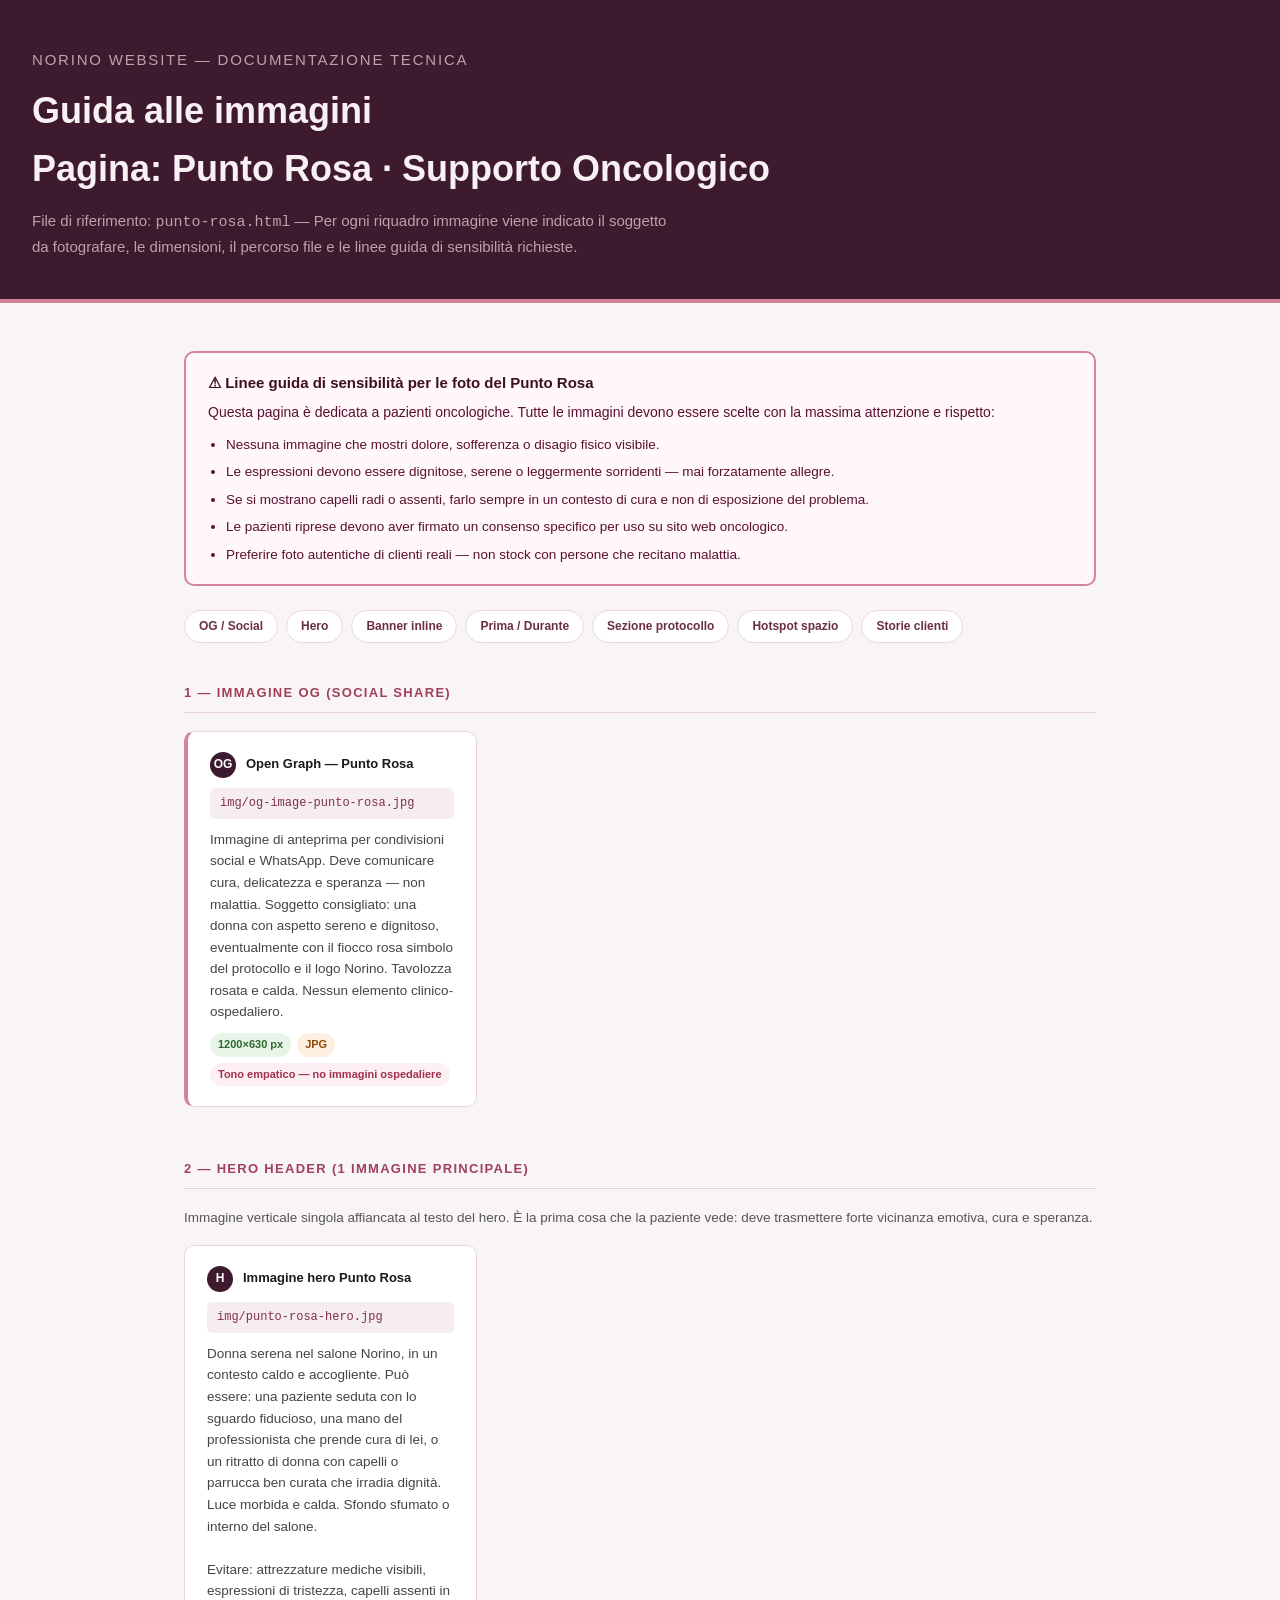
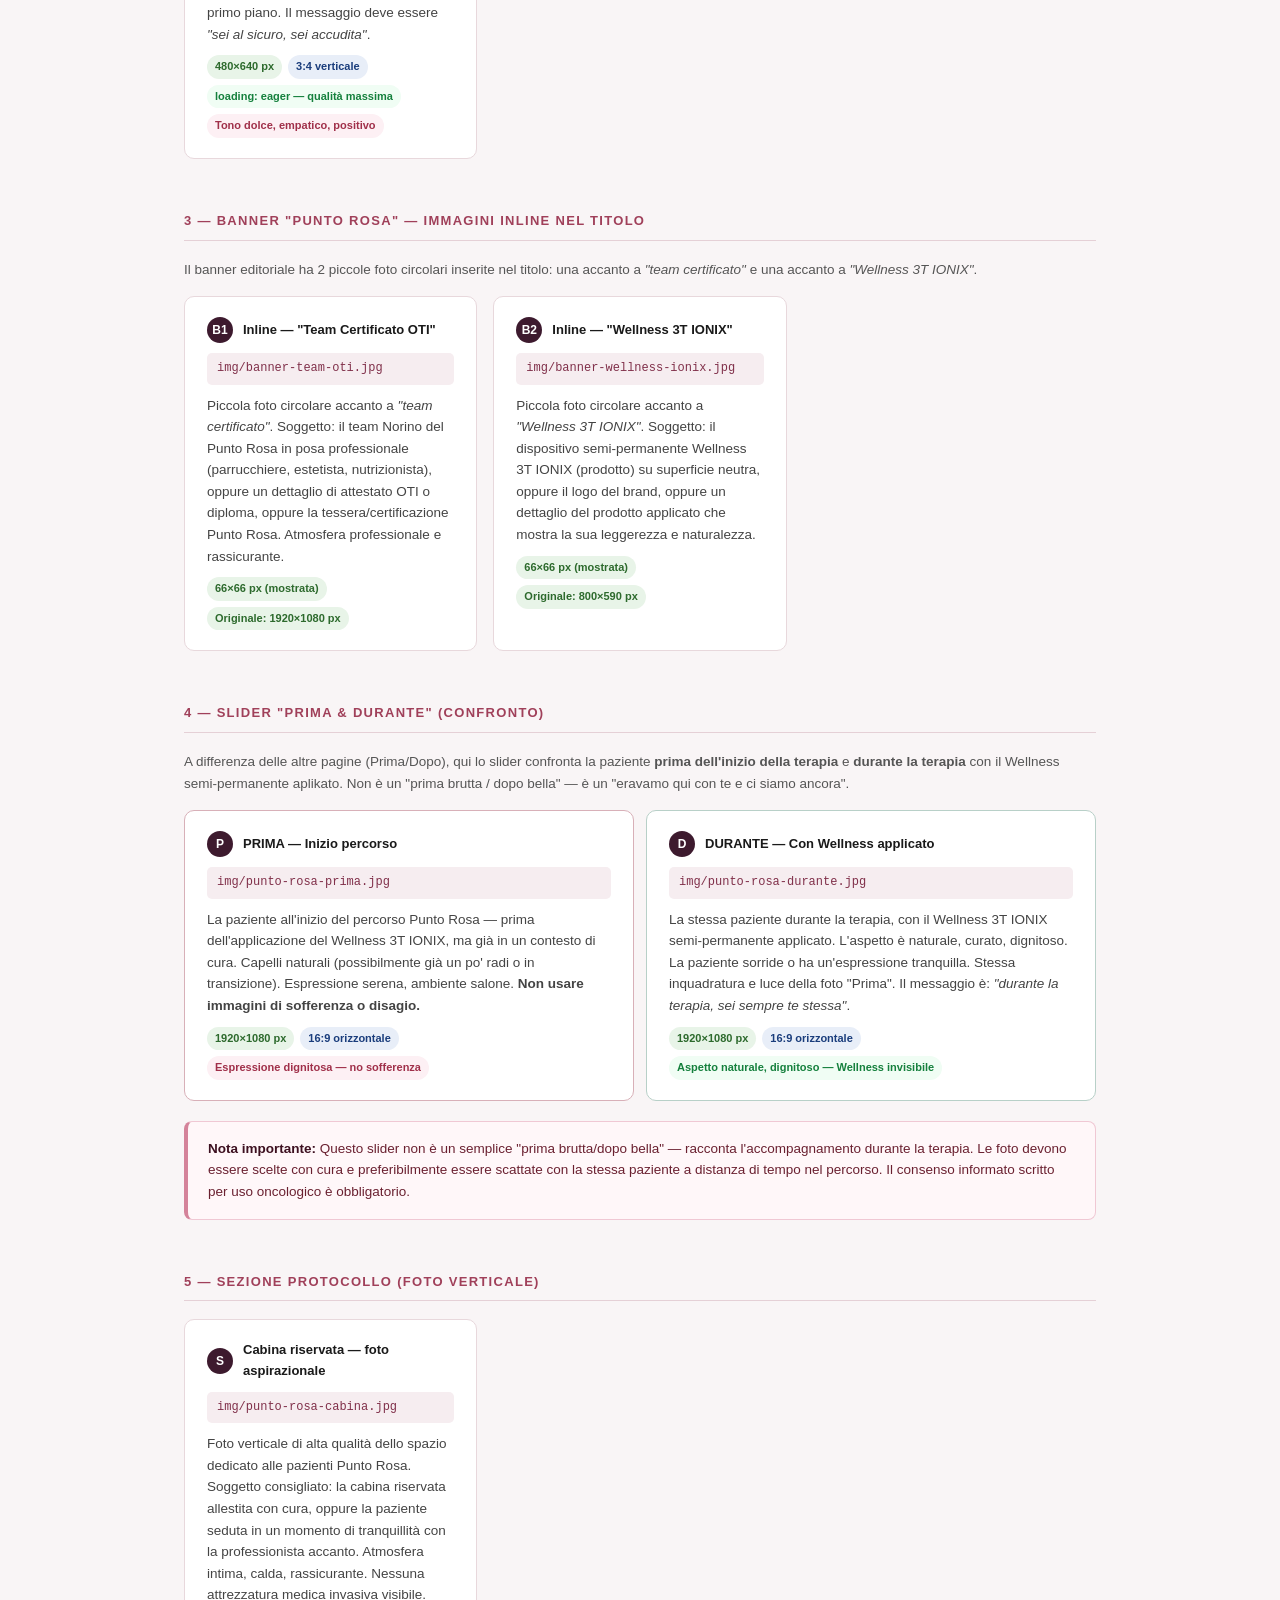
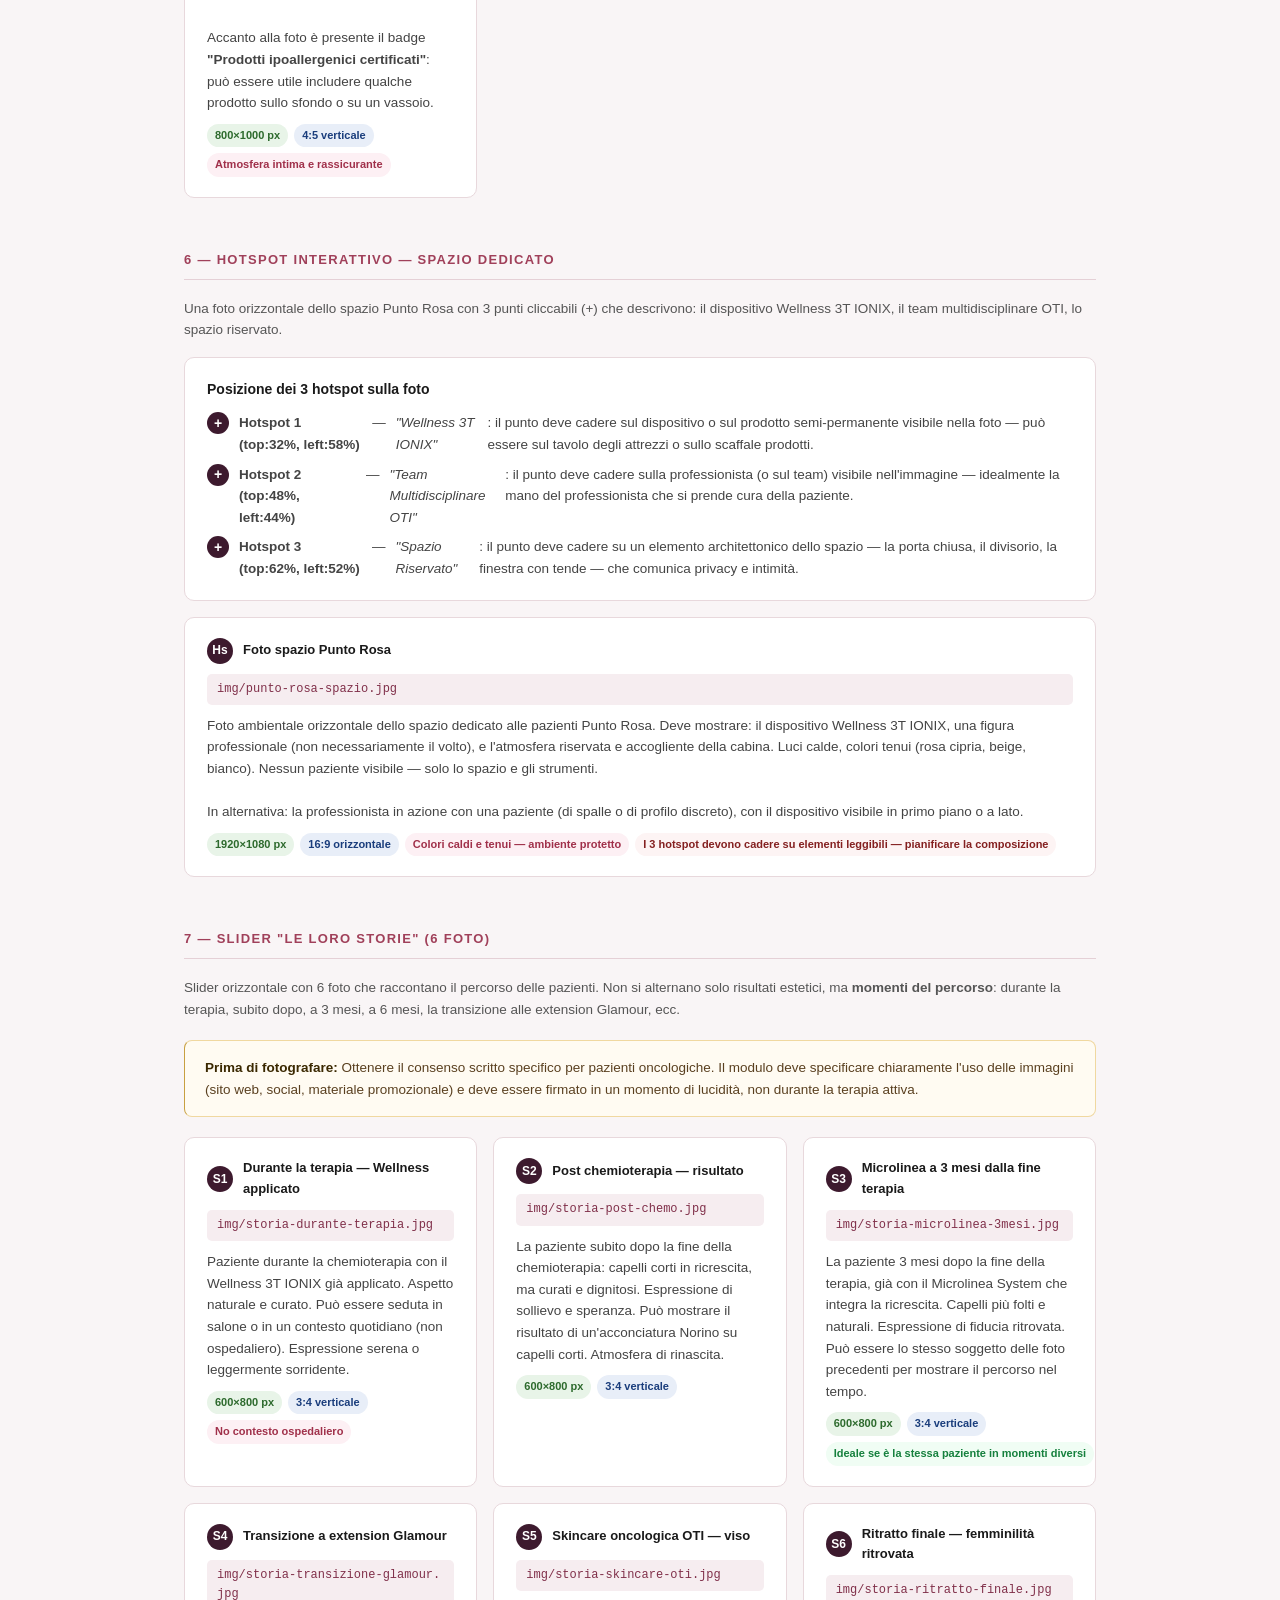
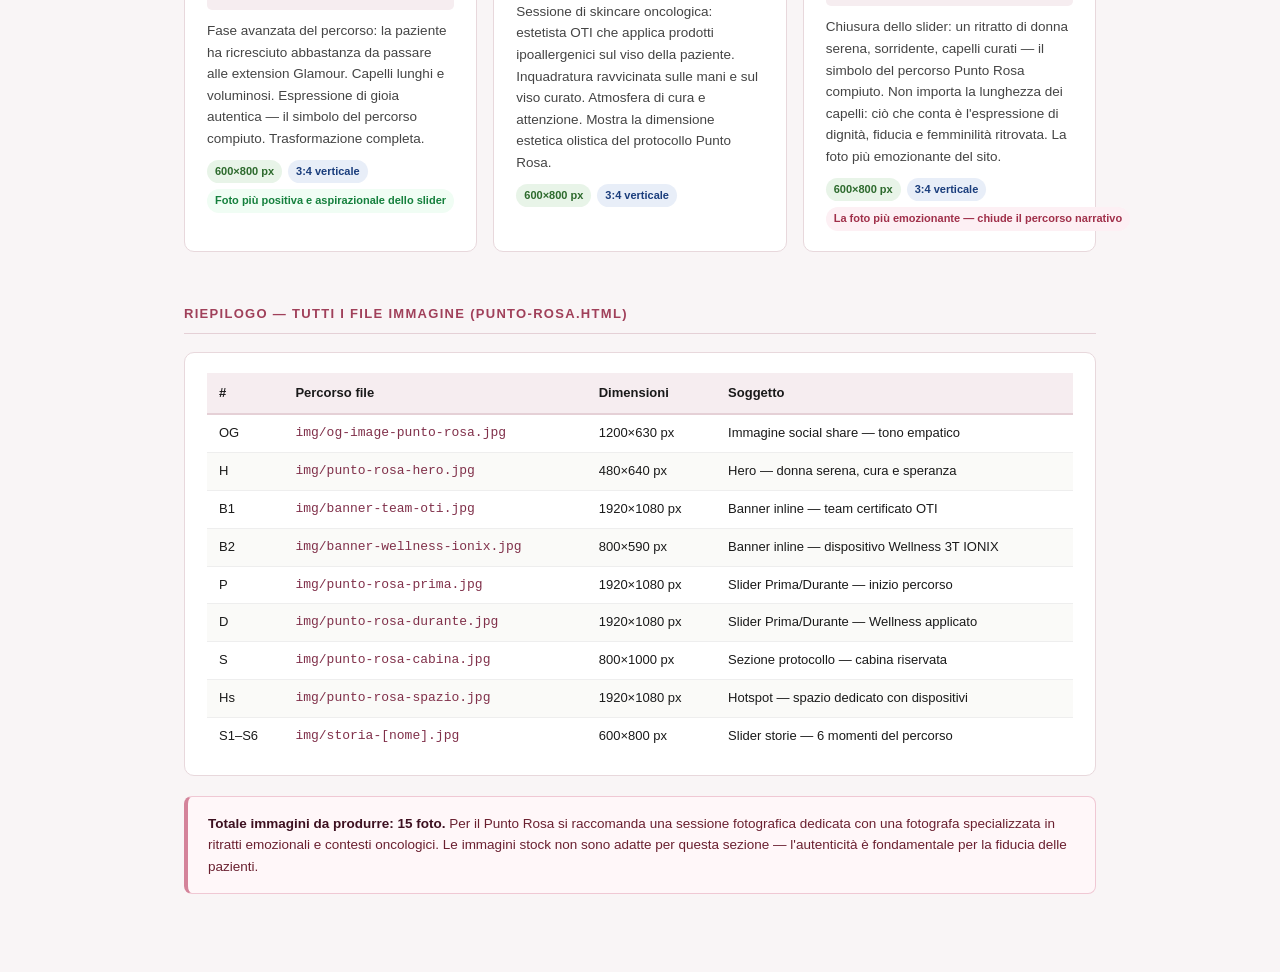
<file: KnowledgeBase/guida-immagini-punto-rosa.html>
<!doctype html>
<html lang="it">
<head>
  <meta charset="UTF-8" />
  <meta name="viewport" content="width=device-width, initial-scale=1" />
  <title>Guida alle immagini — Punto Rosa · Norino</title>
  <style>
    *, *::before, *::after { box-sizing: border-box; margin: 0; padding: 0; }
    body { font-family: -apple-system, BlinkMacSystemFont, "Segoe UI", sans-serif; background: #f9f5f6; color: #1a1a1a; line-height: 1.6; }

    .doc-header { background: #3d1a2e; color: #f9f0f4; padding: 48px 32px 40px; border-bottom: 4px solid #d4839a; }
    .doc-header__eyebrow { font-size: 11px; letter-spacing: .12em; text-transform: uppercase; color: #d4839a; margin-bottom: 10px; }
    .doc-header h1 { font-size: clamp(22px, 4vw, 36px); font-weight: 700; margin-bottom: 12px; }
    .doc-header p { font-size: 15px; color: #c0a0ac; max-width: 640px; }

    .container { max-width: 960px; margin: 0 auto; padding: 48px 24px 80px; }

    .section-title { font-size: 13px; font-weight: 700; letter-spacing: .1em; text-transform: uppercase; color: #a0405a; margin: 52px 0 18px; padding-bottom: 8px; border-bottom: 1px solid #e5d0d6; }
    .section-title:first-of-type { margin-top: 0; }

    .card-grid { display: grid; grid-template-columns: repeat(auto-fill, minmax(280px, 1fr)); gap: 16px; }

    .img-card { background: #fff; border: 1px solid #e8d8dc; border-radius: 10px; padding: 20px 22px; display: flex; flex-direction: column; gap: 10px; }
    .img-card--accent { border-left: 4px solid #d4839a; }
    .img-card__header { display: flex; align-items: center; gap: 10px; }
    .img-card__num { width: 26px; height: 26px; background: #3d1a2e; color: #fff; border-radius: 50%; font-size: 12px; font-weight: 700; display: flex; align-items: center; justify-content: center; flex-shrink: 0; }
    .img-card__label { font-size: 13px; font-weight: 700; }
    .img-card__path { font-family: "Courier New", monospace; font-size: 12px; background: #f6edf0; color: #80304a; padding: 6px 10px; border-radius: 5px; word-break: break-all; }
    .img-card__desc { font-size: 13.5px; color: #444; }
    .img-card__spec { font-size: 12px; color: #777; display: flex; flex-wrap: wrap; gap: 6px; }

    .tag { display: inline-flex; align-items: center; font-size: 11px; font-weight: 600; padding: 3px 8px; border-radius: 20px; white-space: nowrap; }
    .tag--size   { background: #e8f4e8; color: #2d6a2d; }
    .tag--ratio  { background: #e8eef8; color: #1a3d7c; }
    .tag--format { background: #fdf0e0; color: #8a4a00; }
    .tag--tip    { background: #fdf4f4; color: #842020; }
    .tag--ok     { background: #f0fdf4; color: #15803d; }
    .tag--rosa   { background: #fdf0f4; color: #a0304a; }

    .note-box { background: #fff7f9; border: 1px solid #f0c8d4; border-left: 4px solid #d4839a; border-radius: 8px; padding: 16px 20px; margin-top: 20px; font-size: 13.5px; color: #6a2030; }
    .note-box strong { color: #3d1020; }
    .note-box--warn { background: #fffbf2; border: 1px solid #f0d8a0; border-left-color: #c8a040; color: #5a4020; }
    .note-box--warn strong { color: #3a2800; }

    .index-bar { display: flex; flex-wrap: wrap; gap: 8px; margin: 24px 0 40px; }
    .index-bar a { font-size: 12px; font-weight: 600; padding: 6px 14px; background: #fff; border: 1px solid #e8d8dc; border-radius: 20px; color: #6a3040; text-decoration: none; transition: background .15s, color .15s; }
    .index-bar a:hover { background: #3d1a2e; color: #fff; border-color: #3d1a2e; }

    .ba-demo { display: grid; grid-template-columns: 1fr 1fr; gap: 12px; }
    .ba-demo .img-card:first-child { border-color: #d8b0b8; }
    .ba-demo .img-card:last-child  { border-color: #b8d0c8; }

    .hs-map { background: #fff; border: 1px solid #e8d8dc; border-radius: 10px; padding: 20px 22px; }
    .hs-map h4 { font-size: 14px; font-weight: 700; margin-bottom: 12px; }
    .hs-map ul { list-style: none; display: flex; flex-direction: column; gap: 8px; }
    .hs-map li { font-size: 13.5px; color: #444; display: flex; gap: 10px; }
    .hs-map li::before { content: "+"; width: 22px; height: 22px; background: #3d1a2e; color: #fff; border-radius: 50%; display: flex; align-items: center; justify-content: center; font-weight: 700; font-size: 14px; flex-shrink: 0; }

    .sensitiv-alert { background: #fff7f9; border: 2px solid #d4839a; border-radius: 10px; padding: 18px 22px; margin-bottom: 24px; font-size: 14px; color: #5a1030; }
    .sensitiv-alert strong { color: #3d1020; display: block; margin-bottom: 6px; font-size: 15px; }

    @media (max-width: 600px) { .ba-demo { grid-template-columns: 1fr; } .card-grid { grid-template-columns: 1fr; } }
  </style>
</head>
<body>

<div class="doc-header">
  <p class="doc-header__eyebrow">Norino Website — Documentazione tecnica</p>
  <h1>Guida alle immagini<br />Pagina: Punto Rosa · Supporto Oncologico</h1>
  <p>File di riferimento: <code>punto-rosa.html</code> — Per ogni riquadro immagine viene indicato il soggetto da fotografare, le dimensioni, il percorso file e le linee guida di sensibilità richieste.</p>
</div>

<div class="container">

  <!-- AVVISO SENSIBILITÀ -->
  <div class="sensitiv-alert">
    <strong>⚠ Linee guida di sensibilità per le foto del Punto Rosa</strong>
    Questa pagina è dedicata a pazienti oncologiche. Tutte le immagini devono essere scelte con la massima attenzione e rispetto:
    <ul style="margin-top:10px;padding-left:18px;display:flex;flex-direction:column;gap:6px;font-size:13.5px;">
      <li>Nessuna immagine che mostri dolore, sofferenza o disagio fisico visibile.</li>
      <li>Le espressioni devono essere dignitose, serene o leggermente sorridenti — mai forzatamente allegre.</li>
      <li>Se si mostrano capelli radi o assenti, farlo sempre in un contesto di cura e non di esposizione del problema.</li>
      <li>Le pazienti riprese devono aver firmato un consenso specifico per uso su sito web oncologico.</li>
      <li>Preferire foto autentiche di clienti reali — non stock con persone che recitano malattia.</li>
    </ul>
  </div>

  <div class="index-bar">
    <a href="#og">OG / Social</a>
    <a href="#hero">Hero</a>
    <a href="#banner">Banner inline</a>
    <a href="#ba">Prima / Durante</a>
    <a href="#split">Sezione protocollo</a>
    <a href="#hotspot">Hotspot spazio</a>
    <a href="#storie">Storie clienti</a>
  </div>


  <!-- ══════════════════════════ 1. OG ══════════════════════════ -->
  <p class="section-title" id="og">1 — Immagine OG (Social Share)</p>
  <div class="card-grid">
    <div class="img-card img-card--accent">
      <div class="img-card__header">
        <div class="img-card__num">OG</div>
        <span class="img-card__label">Open Graph — Punto Rosa</span>
      </div>
      <div class="img-card__path">img/og-image-punto-rosa.jpg</div>
      <p class="img-card__desc">
        Immagine di anteprima per condivisioni social e WhatsApp. Deve comunicare cura, delicatezza e speranza — non malattia. Soggetto consigliato: una donna con aspetto sereno e dignitoso, eventualmente con il fiocco rosa simbolo del protocollo e il logo Norino. Tavolozza rosata e calda. Nessun elemento clinico-ospedaliero.
      </p>
      <div class="img-card__spec">
        <span class="tag tag--size">1200×630 px</span>
        <span class="tag tag--format">JPG</span>
        <span class="tag tag--rosa">Tono empatico — no immagini ospedaliere</span>
      </div>
    </div>
  </div>


  <!-- ══════════════════════════ 2. HERO ══════════════════════════ -->
  <p class="section-title" id="hero">2 — Hero Header (1 immagine principale)</p>
  <p style="font-size:13.5px;color:#555;margin-bottom:16px;">
    Immagine verticale singola affiancata al testo del hero. È la prima cosa che la paziente vede: deve trasmettere forte vicinanza emotiva, cura e speranza.
  </p>
  <div class="card-grid">
    <div class="img-card">
      <div class="img-card__header">
        <div class="img-card__num">H</div>
        <span class="img-card__label">Immagine hero Punto Rosa</span>
      </div>
      <div class="img-card__path">img/punto-rosa-hero.jpg</div>
      <p class="img-card__desc">
        Donna serena nel salone Norino, in un contesto caldo e accogliente. Può essere: una paziente seduta con lo sguardo fiducioso, una mano del professionista che prende cura di lei, o un ritratto di donna con capelli o parrucca ben curata che irradia dignità. Luce morbida e calda. Sfondo sfumato o interno del salone.
        <br /><br />
        Evitare: attrezzature mediche visibili, espressioni di tristezza, capelli assenti in primo piano. Il messaggio deve essere <em>"sei al sicuro, sei accudita"</em>.
      </p>
      <div class="img-card__spec">
        <span class="tag tag--size">480×640 px</span>
        <span class="tag tag--ratio">3:4 verticale</span>
        <span class="tag tag--ok">loading: eager — qualità massima</span>
        <span class="tag tag--rosa">Tono dolce, empatico, positivo</span>
      </div>
    </div>
  </div>


  <!-- ══════════════════════════ 3. BANNER INLINE ══════════════════════════ -->
  <p class="section-title" id="banner">3 — Banner "Punto Rosa" — immagini inline nel titolo</p>
  <p style="font-size:13.5px;color:#555;margin-bottom:16px;">
    Il banner editoriale ha 2 piccole foto circolari inserite nel titolo: una accanto a <em>"team certificato"</em> e una accanto a <em>"Wellness 3T IONIX"</em>.
  </p>
  <div class="card-grid">
    <div class="img-card">
      <div class="img-card__header">
        <div class="img-card__num">B1</div>
        <span class="img-card__label">Inline — "Team Certificato OTI"</span>
      </div>
      <div class="img-card__path">img/banner-team-oti.jpg</div>
      <p class="img-card__desc">
        Piccola foto circolare accanto a <em>"team certificato"</em>. Soggetto: il team Norino del Punto Rosa in posa professionale (parrucchiere, estetista, nutrizionista), oppure un dettaglio di attestato OTI o diploma, oppure la tessera/certificazione Punto Rosa. Atmosfera professionale e rassicurante.
      </p>
      <div class="img-card__spec">
        <span class="tag tag--size">66×66 px (mostrata)</span>
        <span class="tag tag--size">Originale: 1920×1080 px</span>
      </div>
    </div>
    <div class="img-card">
      <div class="img-card__header">
        <div class="img-card__num">B2</div>
        <span class="img-card__label">Inline — "Wellness 3T IONIX"</span>
      </div>
      <div class="img-card__path">img/banner-wellness-ionix.jpg</div>
      <p class="img-card__desc">
        Piccola foto circolare accanto a <em>"Wellness 3T IONIX"</em>. Soggetto: il dispositivo semi-permanente Wellness 3T IONIX (prodotto) su superficie neutra, oppure il logo del brand, oppure un dettaglio del prodotto applicato che mostra la sua leggerezza e naturalezza.
      </p>
      <div class="img-card__spec">
        <span class="tag tag--size">66×66 px (mostrata)</span>
        <span class="tag tag--size">Originale: 800×590 px</span>
      </div>
    </div>
  </div>


  <!-- ══════════════════════════ 4. PRIMA / DURANTE ══════════════════════════ -->
  <p class="section-title" id="ba">4 — Slider "Prima &amp; Durante" (confronto)</p>
  <p style="font-size:13.5px;color:#555;margin-bottom:16px;">
    A differenza delle altre pagine (Prima/Dopo), qui lo slider confronta la paziente <strong>prima dell'inizio della terapia</strong> e <strong>durante la terapia</strong> con il Wellness semi-permanente aplikato. Non è un "prima brutta / dopo bella" — è un "eravamo qui con te e ci siamo ancora".
  </p>
  <div class="ba-demo">
    <div class="img-card">
      <div class="img-card__header">
        <div class="img-card__num">P</div>
        <span class="img-card__label">PRIMA — Inizio percorso</span>
      </div>
      <div class="img-card__path">img/punto-rosa-prima.jpg</div>
      <p class="img-card__desc">
        La paziente all'inizio del percorso Punto Rosa — prima dell'applicazione del Wellness 3T IONIX, ma già in un contesto di cura. Capelli naturali (possibilmente già un po' radi o in transizione). Espressione serena, ambiente salone. <strong>Non usare immagini di sofferenza o disagio.</strong>
      </p>
      <div class="img-card__spec">
        <span class="tag tag--size">1920×1080 px</span>
        <span class="tag tag--ratio">16:9 orizzontale</span>
        <span class="tag tag--rosa">Espressione dignitosa — no sofferenza</span>
      </div>
    </div>
    <div class="img-card">
      <div class="img-card__header">
        <div class="img-card__num">D</div>
        <span class="img-card__label">DURANTE — Con Wellness applicato</span>
      </div>
      <div class="img-card__path">img/punto-rosa-durante.jpg</div>
      <p class="img-card__desc">
        La stessa paziente durante la terapia, con il Wellness 3T IONIX semi-permanente applicato. L'aspetto è naturale, curato, dignitoso. La paziente sorride o ha un'espressione tranquilla. Stessa inquadratura e luce della foto "Prima". Il messaggio è: <em>"durante la terapia, sei sempre te stessa"</em>.
      </p>
      <div class="img-card__spec">
        <span class="tag tag--size">1920×1080 px</span>
        <span class="tag tag--ratio">16:9 orizzontale</span>
        <span class="tag tag--ok">Aspetto naturale, dignitoso — Wellness invisibile</span>
      </div>
    </div>
  </div>
  <div class="note-box">
    <strong>Nota importante:</strong> Questo slider non è un semplice "prima brutta/dopo bella" — racconta l'accompagnamento durante la terapia. Le foto devono essere scelte con cura e preferibilmente essere scattate con la stessa paziente a distanza di tempo nel percorso. Il consenso informato scritto per uso oncologico è obbligatorio.
  </div>


  <!-- ══════════════════════════ 5. SEZIONE SERVIZIO ══════════════════════════ -->
  <p class="section-title" id="split">5 — Sezione Protocollo (foto verticale)</p>
  <div class="card-grid">
    <div class="img-card">
      <div class="img-card__header">
        <div class="img-card__num">S</div>
        <span class="img-card__label">Cabina riservata — foto aspirazionale</span>
      </div>
      <div class="img-card__path">img/punto-rosa-cabina.jpg</div>
      <p class="img-card__desc">
        Foto verticale di alta qualità dello spazio dedicato alle pazienti Punto Rosa. Soggetto consigliato: la cabina riservata allestita con cura, oppure la paziente seduta in un momento di tranquillità con la professionista accanto. Atmosfera intima, calda, rassicurante. Nessuna attrezzatura medica invasiva visibile.
        <br /><br />
        Accanto alla foto è presente il badge <strong>"Prodotti ipoallergenici certificati"</strong>: può essere utile includere qualche prodotto sullo sfondo o su un vassoio.
      </p>
      <div class="img-card__spec">
        <span class="tag tag--size">800×1000 px</span>
        <span class="tag tag--ratio">4:5 verticale</span>
        <span class="tag tag--rosa">Atmosfera intima e rassicurante</span>
      </div>
    </div>
  </div>


  <!-- ══════════════════════════ 6. HOTSPOT ══════════════════════════ -->
  <p class="section-title" id="hotspot">6 — Hotspot Interattivo — Spazio Dedicato</p>
  <p style="font-size:13.5px;color:#555;margin-bottom:16px;">
    Una foto orizzontale dello spazio Punto Rosa con 3 punti cliccabili (+) che descrivono: il dispositivo Wellness 3T IONIX, il team multidisciplinare OTI, lo spazio riservato.
  </p>

  <div class="hs-map">
    <h4>Posizione dei 3 hotspot sulla foto</h4>
    <ul>
      <li><strong>Hotspot 1 (top:32%, left:58%)</strong> — <em>"Wellness 3T IONIX"</em>: il punto deve cadere sul dispositivo o sul prodotto semi-permanente visibile nella foto — può essere sul tavolo degli attrezzi o sullo scaffale prodotti.</li>
      <li><strong>Hotspot 2 (top:48%, left:44%)</strong> — <em>"Team Multidisciplinare OTI"</em>: il punto deve cadere sulla professionista (o sul team) visibile nell'immagine — idealmente la mano del professionista che si prende cura della paziente.</li>
      <li><strong>Hotspot 3 (top:62%, left:52%)</strong> — <em>"Spazio Riservato"</em>: il punto deve cadere su un elemento architettonico dello spazio — la porta chiusa, il divisorio, la finestra con tende — che comunica privacy e intimità.</li>
    </ul>
  </div>

  <div style="margin-top:16px">
    <div class="img-card">
      <div class="img-card__header">
        <div class="img-card__num">Hs</div>
        <span class="img-card__label">Foto spazio Punto Rosa</span>
      </div>
      <div class="img-card__path">img/punto-rosa-spazio.jpg</div>
      <p class="img-card__desc">
        Foto ambientale orizzontale dello spazio dedicato alle pazienti Punto Rosa. Deve mostrare: il dispositivo Wellness 3T IONIX, una figura professionale (non necessariamente il volto), e l'atmosfera riservata e accogliente della cabina. Luci calde, colori tenui (rosa cipria, beige, bianco). Nessun paziente visibile — solo lo spazio e gli strumenti.
        <br /><br />
        In alternativa: la professionista in azione con una paziente (di spalle o di profilo discreto), con il dispositivo visibile in primo piano o a lato.
      </p>
      <div class="img-card__spec">
        <span class="tag tag--size">1920×1080 px</span>
        <span class="tag tag--ratio">16:9 orizzontale</span>
        <span class="tag tag--rosa">Colori caldi e tenui — ambiente protetto</span>
        <span class="tag tag--tip">I 3 hotspot devono cadere su elementi leggibili — pianificare la composizione</span>
      </div>
    </div>
  </div>


  <!-- ══════════════════════════ 7. STORIE CLIENTI ══════════════════════════ -->
  <p class="section-title" id="storie">7 — Slider "Le Loro Storie" (6 foto)</p>
  <p style="font-size:13.5px;color:#555;margin-bottom:16px;">
    Slider orizzontale con 6 foto che raccontano il percorso delle pazienti. Non si alternano solo risultati estetici, ma <strong>momenti del percorso</strong>: durante la terapia, subito dopo, a 3 mesi, a 6 mesi, la transizione alle extension Glamour, ecc.
  </p>

  <div class="note-box note-box--warn" style="margin-bottom:20px;">
    <strong>Prima di fotografare:</strong> Ottenere il consenso scritto specifico per pazienti oncologiche. Il modulo deve specificare chiaramente l'uso delle immagini (sito web, social, materiale promozionale) e deve essere firmato in un momento di lucidità, non durante la terapia attiva.
  </div>

  <div class="card-grid">

    <div class="img-card">
      <div class="img-card__header">
        <div class="img-card__num">S1</div>
        <span class="img-card__label">Durante la terapia — Wellness applicato</span>
      </div>
      <div class="img-card__path">img/storia-durante-terapia.jpg</div>
      <p class="img-card__desc">
        Paziente durante la chemioterapia con il Wellness 3T IONIX già applicato. Aspetto naturale e curato. Può essere seduta in salone o in un contesto quotidiano (non ospedaliero). Espressione serena o leggermente sorridente.
      </p>
      <div class="img-card__spec">
        <span class="tag tag--size">600×800 px</span>
        <span class="tag tag--ratio">3:4 verticale</span>
        <span class="tag tag--rosa">No contesto ospedaliero</span>
      </div>
    </div>

    <div class="img-card">
      <div class="img-card__header">
        <div class="img-card__num">S2</div>
        <span class="img-card__label">Post chemioterapia — risultato</span>
      </div>
      <div class="img-card__path">img/storia-post-chemo.jpg</div>
      <p class="img-card__desc">
        La paziente subito dopo la fine della chemioterapia: capelli corti in ricrescita, ma curati e dignitosi. Espressione di sollievo e speranza. Può mostrare il risultato di un'acconciatura Norino su capelli corti. Atmosfera di rinascita.
      </p>
      <div class="img-card__spec">
        <span class="tag tag--size">600×800 px</span>
        <span class="tag tag--ratio">3:4 verticale</span>
      </div>
    </div>

    <div class="img-card">
      <div class="img-card__header">
        <div class="img-card__num">S3</div>
        <span class="img-card__label">Microlinea a 3 mesi dalla fine terapia</span>
      </div>
      <div class="img-card__path">img/storia-microlinea-3mesi.jpg</div>
      <p class="img-card__desc">
        La paziente 3 mesi dopo la fine della terapia, già con il Microlinea System che integra la ricrescita. Capelli più folti e naturali. Espressione di fiducia ritrovata. Può essere lo stesso soggetto delle foto precedenti per mostrare il percorso nel tempo.
      </p>
      <div class="img-card__spec">
        <span class="tag tag--size">600×800 px</span>
        <span class="tag tag--ratio">3:4 verticale</span>
        <span class="tag tag--ok">Ideale se è la stessa paziente in momenti diversi</span>
      </div>
    </div>

    <div class="img-card">
      <div class="img-card__header">
        <div class="img-card__num">S4</div>
        <span class="img-card__label">Transizione a extension Glamour</span>
      </div>
      <div class="img-card__path">img/storia-transizione-glamour.jpg</div>
      <p class="img-card__desc">
        Fase avanzata del percorso: la paziente ha ricresciuto abbastanza da passare alle extension Glamour. Capelli lunghi e voluminosi. Espressione di gioia autentica — il simbolo del percorso compiuto. Trasformazione completa.
      </p>
      <div class="img-card__spec">
        <span class="tag tag--size">600×800 px</span>
        <span class="tag tag--ratio">3:4 verticale</span>
        <span class="tag tag--ok">Foto più positiva e aspirazionale dello slider</span>
      </div>
    </div>

    <div class="img-card">
      <div class="img-card__header">
        <div class="img-card__num">S5</div>
        <span class="img-card__label">Skincare oncologica OTI — viso</span>
      </div>
      <div class="img-card__path">img/storia-skincare-oti.jpg</div>
      <p class="img-card__desc">
        Sessione di skincare oncologica: estetista OTI che applica prodotti ipoallergenici sul viso della paziente. Inquadratura ravvicinata sulle mani e sul viso curato. Atmosfera di cura e attenzione. Mostra la dimensione estetica olistica del protocollo Punto Rosa.
      </p>
      <div class="img-card__spec">
        <span class="tag tag--size">600×800 px</span>
        <span class="tag tag--ratio">3:4 verticale</span>
      </div>
    </div>

    <div class="img-card">
      <div class="img-card__header">
        <div class="img-card__num">S6</div>
        <span class="img-card__label">Ritratto finale — femminilità ritrovata</span>
      </div>
      <div class="img-card__path">img/storia-ritratto-finale.jpg</div>
      <p class="img-card__desc">
        Chiusura dello slider: un ritratto di donna serena, sorridente, capelli curati — il simbolo del percorso Punto Rosa compiuto. Non importa la lunghezza dei capelli: ciò che conta è l'espressione di dignità, fiducia e femminilità ritrovata. La foto più emozionante del sito.
      </p>
      <div class="img-card__spec">
        <span class="tag tag--size">600×800 px</span>
        <span class="tag tag--ratio">3:4 verticale</span>
        <span class="tag tag--rosa">La foto più emozionante — chiude il percorso narrativo</span>
      </div>
    </div>

  </div>


  <!-- RIEPILOGO -->
  <p class="section-title">Riepilogo — Tutti i file immagine (punto-rosa.html)</p>
  <div class="img-card" style="overflow-x:auto;">
    <table style="width:100%;border-collapse:collapse;font-size:13px;">
      <thead>
        <tr style="background:#f6edf0;text-align:left;">
          <th style="padding:10px 12px;border-bottom:2px solid #e5d0d6;">#</th>
          <th style="padding:10px 12px;border-bottom:2px solid #e5d0d6;">Percorso file</th>
          <th style="padding:10px 12px;border-bottom:2px solid #e5d0d6;">Dimensioni</th>
          <th style="padding:10px 12px;border-bottom:2px solid #e5d0d6;">Soggetto</th>
        </tr>
      </thead>
      <tbody>
        <tr><td style="padding:8px 12px;border-bottom:1px solid #eee;">OG</td><td style="padding:8px 12px;border-bottom:1px solid #eee;font-family:monospace;color:#80304a;">img/og-image-punto-rosa.jpg</td><td style="padding:8px 12px;border-bottom:1px solid #eee;">1200×630 px</td><td style="padding:8px 12px;border-bottom:1px solid #eee;">Immagine social share — tono empatico</td></tr>
        <tr style="background:#fafaf8;"><td style="padding:8px 12px;border-bottom:1px solid #eee;">H</td><td style="padding:8px 12px;border-bottom:1px solid #eee;font-family:monospace;color:#80304a;">img/punto-rosa-hero.jpg</td><td style="padding:8px 12px;border-bottom:1px solid #eee;">480×640 px</td><td style="padding:8px 12px;border-bottom:1px solid #eee;">Hero — donna serena, cura e speranza</td></tr>
        <tr><td style="padding:8px 12px;border-bottom:1px solid #eee;">B1</td><td style="padding:8px 12px;border-bottom:1px solid #eee;font-family:monospace;color:#80304a;">img/banner-team-oti.jpg</td><td style="padding:8px 12px;border-bottom:1px solid #eee;">1920×1080 px</td><td style="padding:8px 12px;border-bottom:1px solid #eee;">Banner inline — team certificato OTI</td></tr>
        <tr style="background:#fafaf8;"><td style="padding:8px 12px;border-bottom:1px solid #eee;">B2</td><td style="padding:8px 12px;border-bottom:1px solid #eee;font-family:monospace;color:#80304a;">img/banner-wellness-ionix.jpg</td><td style="padding:8px 12px;border-bottom:1px solid #eee;">800×590 px</td><td style="padding:8px 12px;border-bottom:1px solid #eee;">Banner inline — dispositivo Wellness 3T IONIX</td></tr>
        <tr><td style="padding:8px 12px;border-bottom:1px solid #eee;">P</td><td style="padding:8px 12px;border-bottom:1px solid #eee;font-family:monospace;color:#80304a;">img/punto-rosa-prima.jpg</td><td style="padding:8px 12px;border-bottom:1px solid #eee;">1920×1080 px</td><td style="padding:8px 12px;border-bottom:1px solid #eee;">Slider Prima/Durante — inizio percorso</td></tr>
        <tr style="background:#fafaf8;"><td style="padding:8px 12px;border-bottom:1px solid #eee;">D</td><td style="padding:8px 12px;border-bottom:1px solid #eee;font-family:monospace;color:#80304a;">img/punto-rosa-durante.jpg</td><td style="padding:8px 12px;border-bottom:1px solid #eee;">1920×1080 px</td><td style="padding:8px 12px;border-bottom:1px solid #eee;">Slider Prima/Durante — Wellness applicato</td></tr>
        <tr><td style="padding:8px 12px;border-bottom:1px solid #eee;">S</td><td style="padding:8px 12px;border-bottom:1px solid #eee;font-family:monospace;color:#80304a;">img/punto-rosa-cabina.jpg</td><td style="padding:8px 12px;border-bottom:1px solid #eee;">800×1000 px</td><td style="padding:8px 12px;border-bottom:1px solid #eee;">Sezione protocollo — cabina riservata</td></tr>
        <tr style="background:#fafaf8;"><td style="padding:8px 12px;border-bottom:1px solid #eee;">Hs</td><td style="padding:8px 12px;border-bottom:1px solid #eee;font-family:monospace;color:#80304a;">img/punto-rosa-spazio.jpg</td><td style="padding:8px 12px;border-bottom:1px solid #eee;">1920×1080 px</td><td style="padding:8px 12px;border-bottom:1px solid #eee;">Hotspot — spazio dedicato con dispositivi</td></tr>
        <tr><td style="padding:8px 12px;">S1–S6</td><td style="padding:8px 12px;font-family:monospace;color:#80304a;">img/storia-[nome].jpg</td><td style="padding:8px 12px;">600×800 px</td><td style="padding:8px 12px;">Slider storie — 6 momenti del percorso</td></tr>
      </tbody>
    </table>
  </div>

  <div class="note-box" style="margin-top:20px;">
    <strong>Totale immagini da produrre: 15 foto.</strong> Per il Punto Rosa si raccomanda una sessione fotografica dedicata con una fotografa specializzata in ritratti emozionali e contesti oncologici. Le immagini stock non sono adatte per questa sezione — l'autenticità è fondamentale per la fiducia delle pazienti.
  </div>

</div>
</body>
</html>
</file>
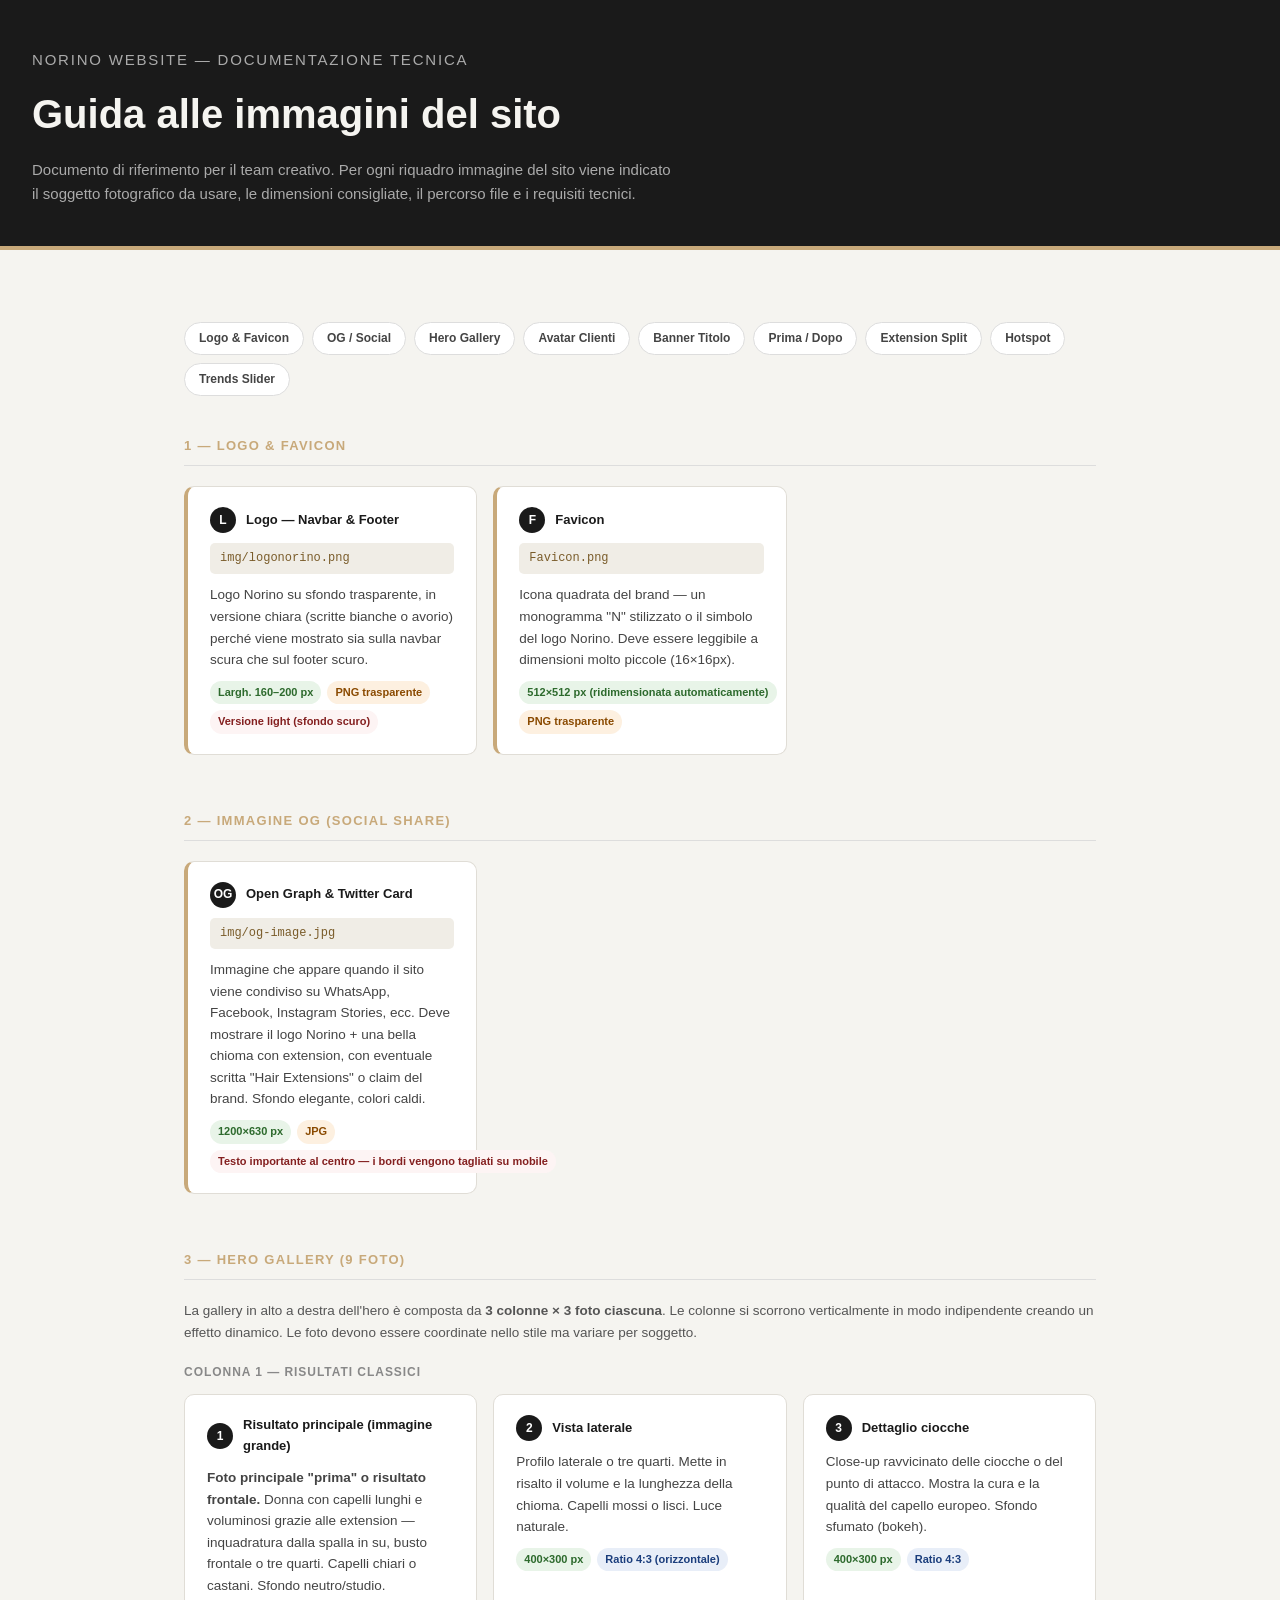
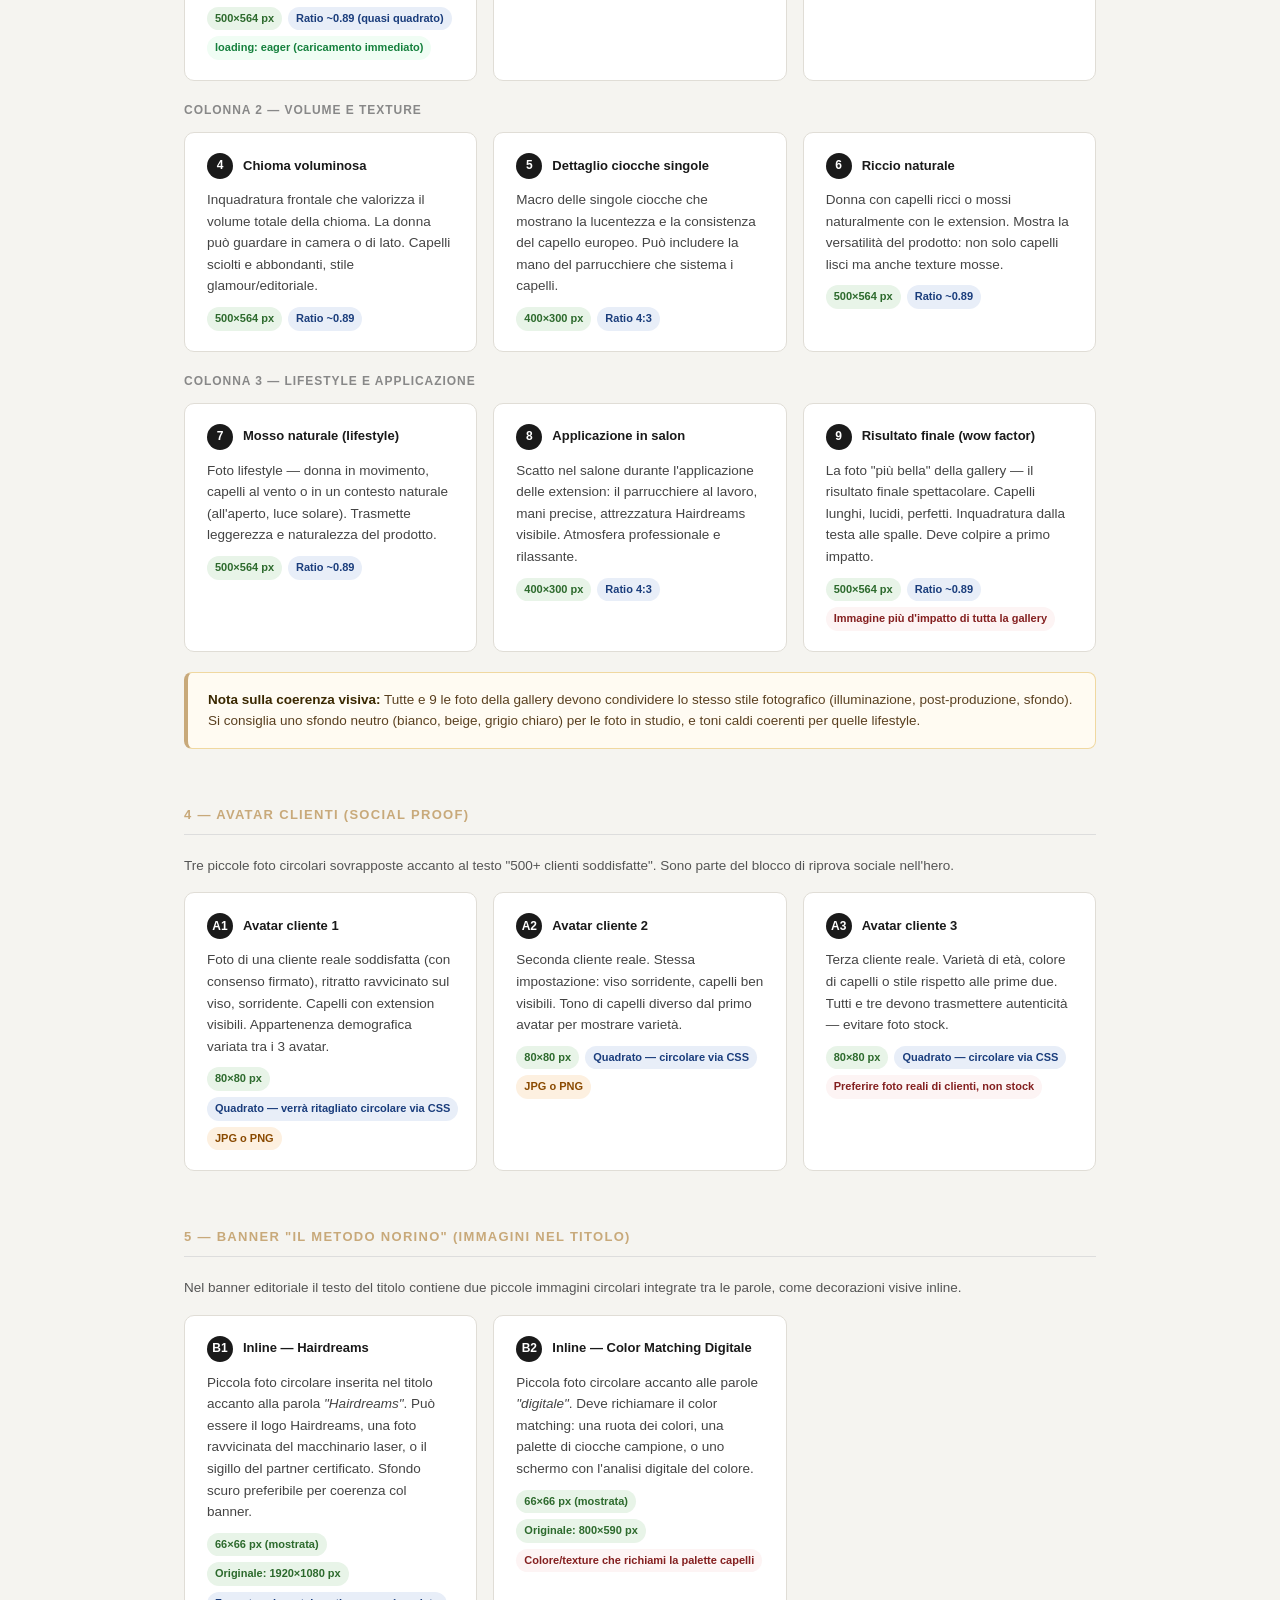
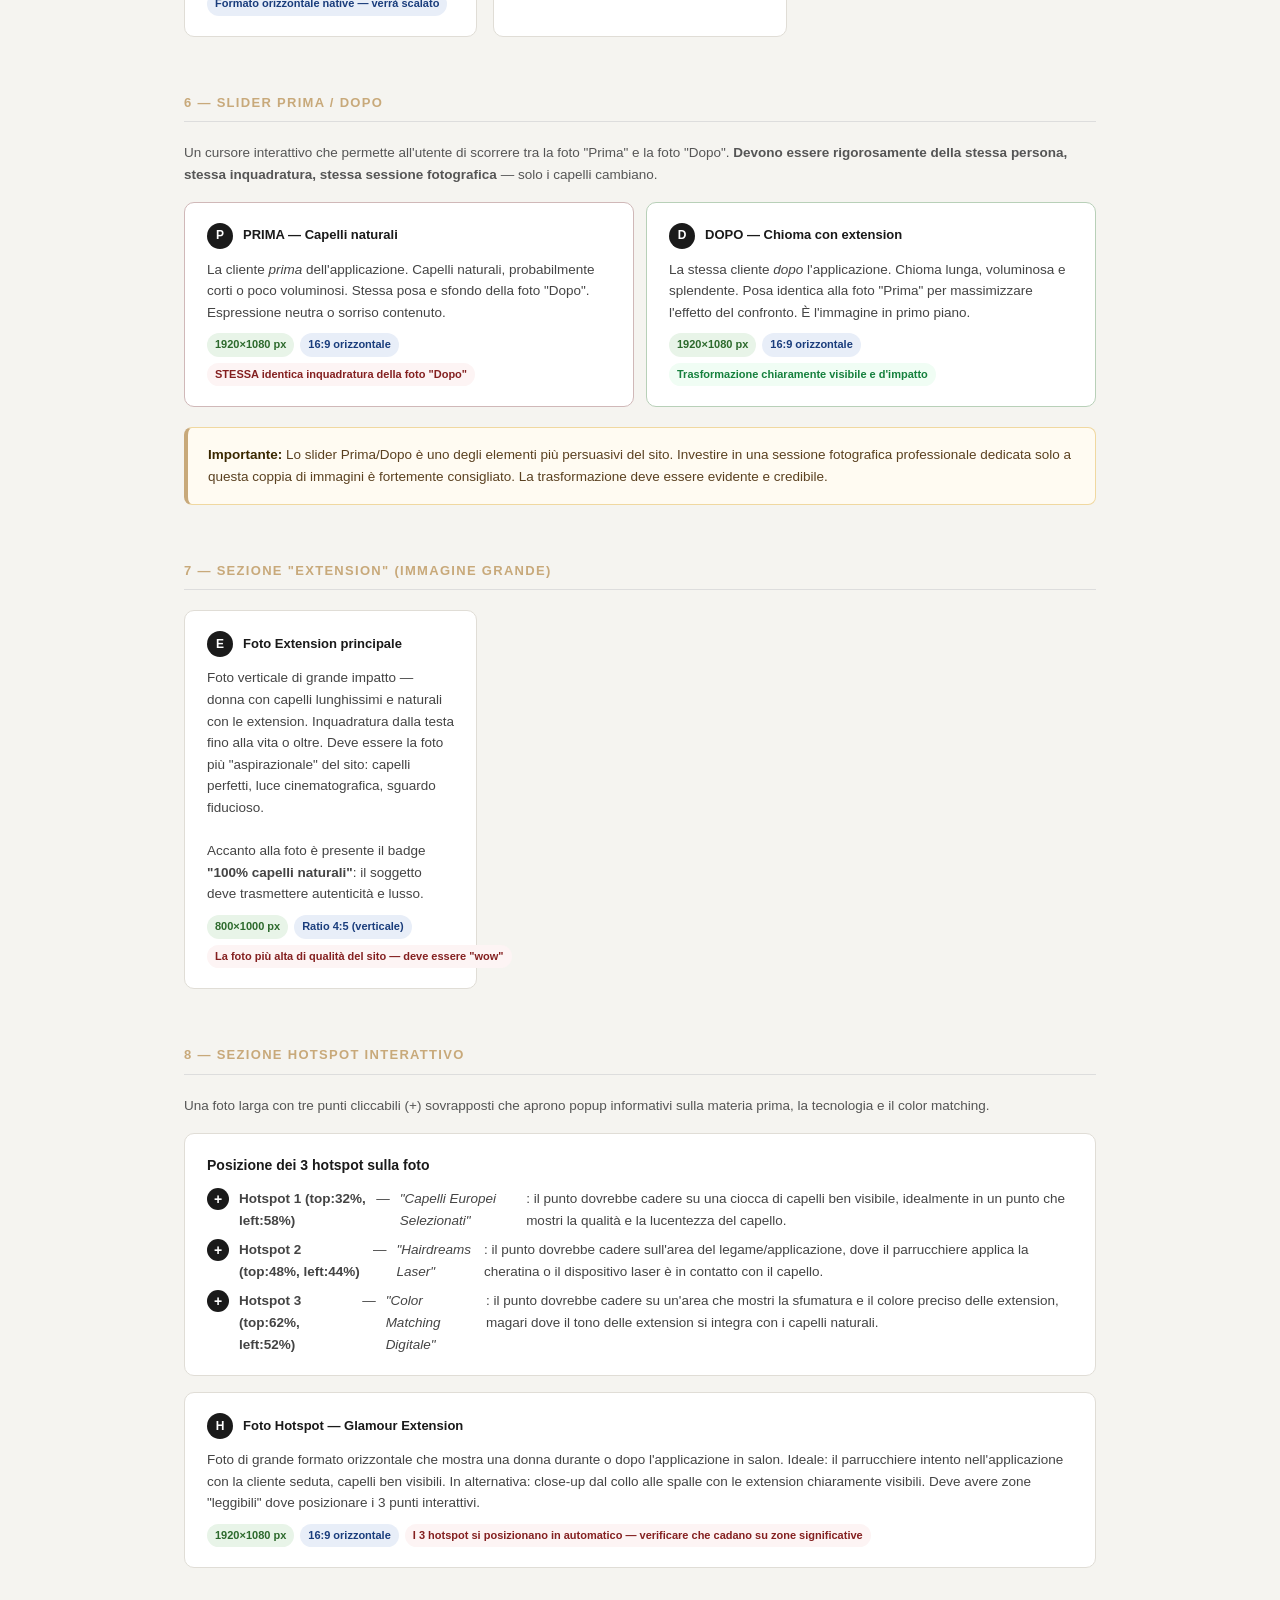
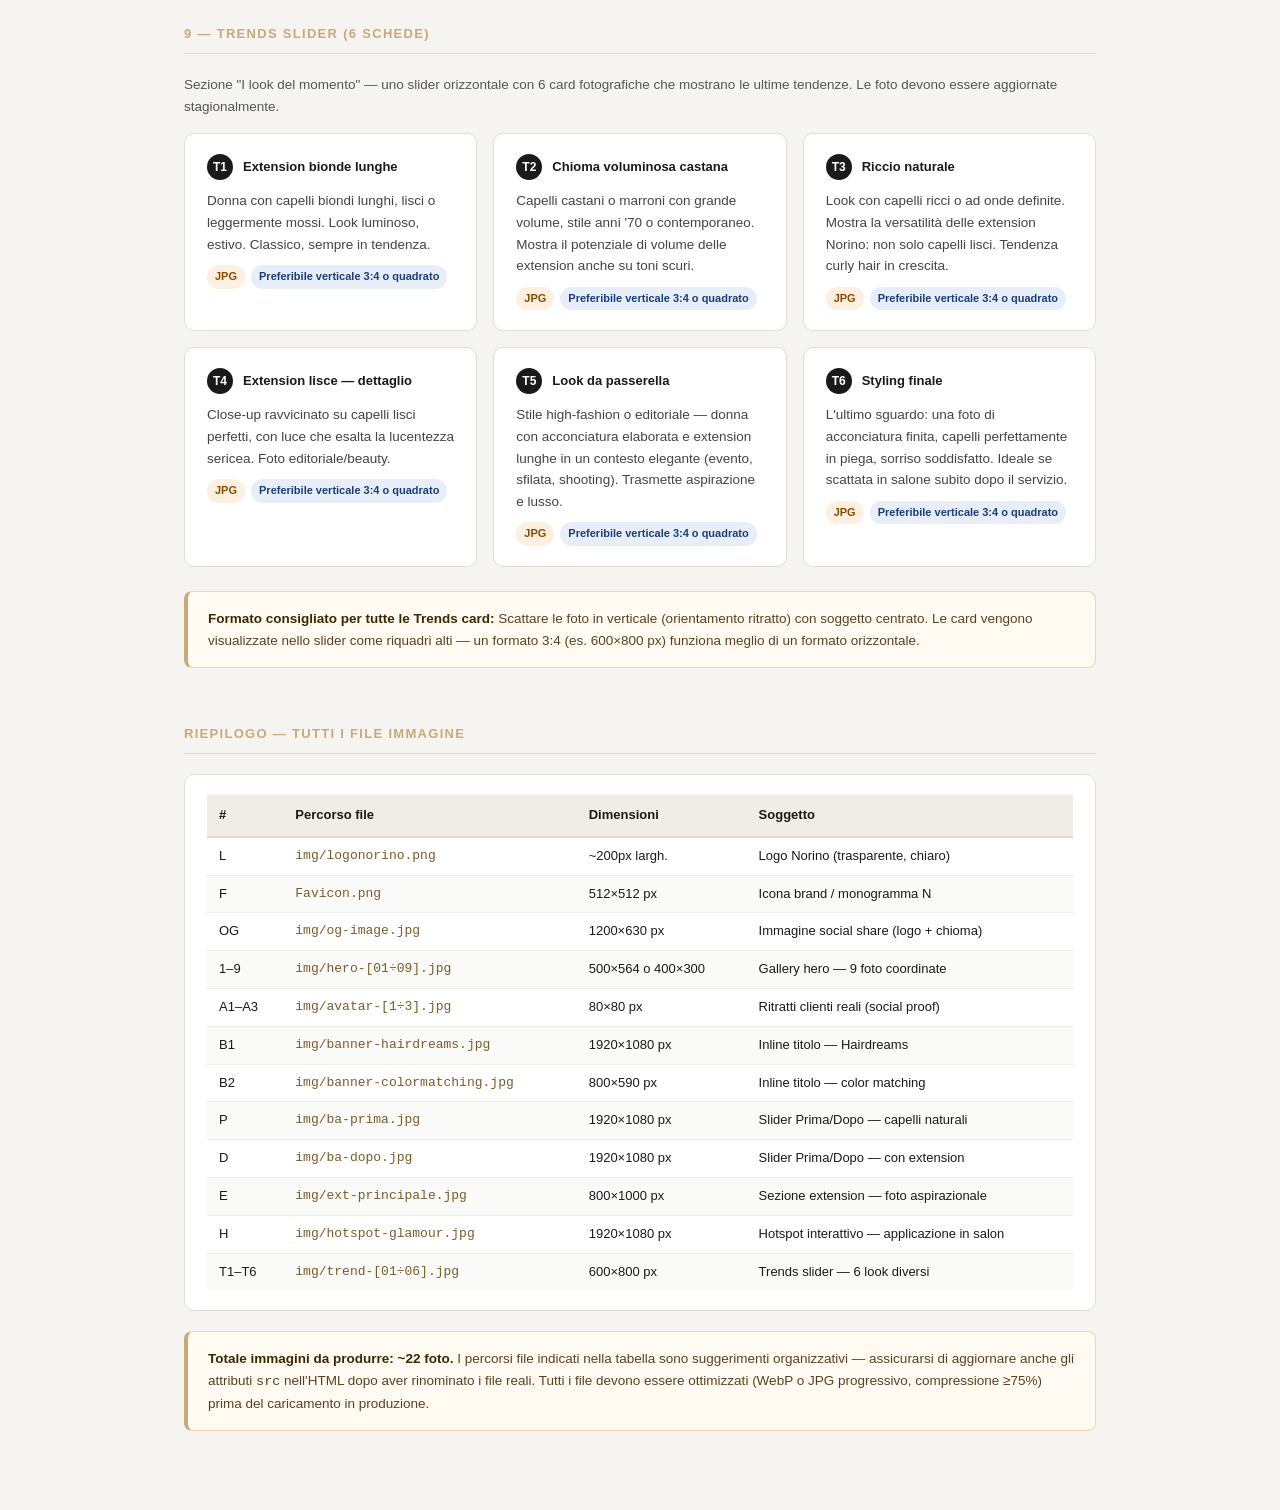
<file: KnowledgeBase/guida-immagini.html>
<!doctype html>
<html lang="it">
<head>
  <meta charset="UTF-8" />
  <meta name="viewport" content="width=device-width, initial-scale=1" />
  <title>Guida alle immagini — Norino Website</title>
  <style>
    *, *::before, *::after { box-sizing: border-box; margin: 0; padding: 0; }

    body {
      font-family: -apple-system, BlinkMacSystemFont, "Segoe UI", sans-serif;
      background: #f5f4f0;
      color: #1a1a1a;
      line-height: 1.6;
    }

    /* ── HEADER ── */
    .doc-header {
      background: #1a1a1a;
      color: #f5f4f0;
      padding: 48px 32px 40px;
      border-bottom: 4px solid #c8a97a;
    }
    .doc-header__eyebrow {
      font-size: 11px;
      letter-spacing: .12em;
      text-transform: uppercase;
      color: #c8a97a;
      margin-bottom: 10px;
    }
    .doc-header h1 {
      font-size: clamp(24px, 4vw, 40px);
      font-weight: 700;
      margin-bottom: 12px;
    }
    .doc-header p {
      font-size: 15px;
      color: #aaa;
      max-width: 640px;
    }

    /* ── LAYOUT ── */
    .container {
      max-width: 960px;
      margin: 0 auto;
      padding: 48px 24px 80px;
    }

    /* ── SECTION TITLES ── */
    .section-title {
      font-size: 13px;
      font-weight: 700;
      letter-spacing: .1em;
      text-transform: uppercase;
      color: #c8a97a;
      margin: 56px 0 20px;
      padding-bottom: 8px;
      border-bottom: 1px solid #ddd;
    }
    .section-title:first-of-type { margin-top: 0; }

    /* ── CARD GRID ── */
    .card-grid {
      display: grid;
      grid-template-columns: repeat(auto-fill, minmax(280px, 1fr));
      gap: 16px;
    }
    .card-grid--wide {
      grid-template-columns: 1fr;
    }

    /* ── SINGLE CARD ── */
    .img-card {
      background: #fff;
      border: 1px solid #e0ddd6;
      border-radius: 10px;
      padding: 20px 22px;
      display: flex;
      flex-direction: column;
      gap: 10px;
    }
    .img-card__header {
      display: flex;
      align-items: center;
      gap: 10px;
    }
    .img-card__num {
      width: 26px;
      height: 26px;
      background: #1a1a1a;
      color: #fff;
      border-radius: 50%;
      font-size: 12px;
      font-weight: 700;
      display: flex;
      align-items: center;
      justify-content: center;
      flex-shrink: 0;
    }
    .img-card__label {
      font-size: 13px;
      font-weight: 700;
      color: #1a1a1a;
    }
    .img-card__path {
      font-family: "Courier New", monospace;
      font-size: 12px;
      background: #f0ede6;
      color: #7a5c2a;
      padding: 6px 10px;
      border-radius: 5px;
      word-break: break-all;
    }
    .img-card__desc {
      font-size: 13.5px;
      color: #444;
    }
    .img-card__spec {
      font-size: 12px;
      color: #777;
      display: flex;
      flex-wrap: wrap;
      gap: 6px;
    }
    .tag {
      display: inline-flex;
      align-items: center;
      gap: 4px;
      font-size: 11px;
      font-weight: 600;
      padding: 3px 8px;
      border-radius: 20px;
      white-space: nowrap;
    }
    .tag--size   { background: #e8f4e8; color: #2d6a2d; }
    .tag--ratio  { background: #e8eef8; color: #1a3d7c; }
    .tag--format { background: #fdf0e0; color: #8a4a00; }
    .tag--tip    { background: #fdf4f4; color: #842020; }
    .tag--ok     { background: #f0fdf4; color: #15803d; }

    /* ── META CARDS ── */
    .img-card--meta {
      border-left: 4px solid #c8a97a;
    }

    /* ── HIGHLIGHT BOX ── */
    .note-box {
      background: #fffbf2;
      border: 1px solid #f0d8a0;
      border-left: 4px solid #c8a97a;
      border-radius: 8px;
      padding: 16px 20px;
      margin-top: 20px;
      font-size: 13.5px;
      color: #5a4020;
    }
    .note-box strong { color: #3a2800; }

    /* ── INDEX PILLS ── */
    .index-bar {
      display: flex;
      flex-wrap: wrap;
      gap: 8px;
      margin: 24px 0 40px;
    }
    .index-bar a {
      font-size: 12px;
      font-weight: 600;
      padding: 6px 14px;
      background: #fff;
      border: 1px solid #ddd;
      border-radius: 20px;
      color: #444;
      text-decoration: none;
      transition: background .15s, color .15s;
    }
    .index-bar a:hover { background: #1a1a1a; color: #fff; border-color: #1a1a1a; }

    /* ── BEFORE/AFTER SPECIAL ── */
    .ba-demo {
      display: grid;
      grid-template-columns: 1fr 1fr;
      gap: 12px;
    }
    .ba-demo .img-card { border-color: #b8d0b8; }
    .ba-demo .img-card:first-child { border-color: #d0b8b8; }

    /* ── HOTSPOT MAP ── */
    .hs-map {
      background: #fff;
      border: 1px solid #e0ddd6;
      border-radius: 10px;
      padding: 20px 22px;
    }
    .hs-map h4 { font-size: 14px; font-weight: 700; margin-bottom: 12px; }
    .hs-map ul { list-style: none; display: flex; flex-direction: column; gap: 8px; }
    .hs-map li { font-size: 13.5px; color: #444; display: flex; gap: 10px; }
    .hs-map li::before {
      content: "+";
      width: 22px; height: 22px;
      background: #1a1a1a; color: #fff;
      border-radius: 50%;
      display: flex; align-items: center; justify-content: center;
      font-weight: 700; font-size: 14px;
      flex-shrink: 0;
    }

    /* Icons */
    .icon { opacity: .6; }

    @media (max-width: 600px) {
      .ba-demo { grid-template-columns: 1fr; }
      .card-grid { grid-template-columns: 1fr; }
    }
  </style>
</head>
<body>

<!-- ═══ HEADER ═══ -->
<div class="doc-header">
  <p class="doc-header__eyebrow">Norino Website — Documentazione tecnica</p>
  <h1>Guida alle immagini del sito</h1>
  <p>Documento di riferimento per il team creativo. Per ogni riquadro immagine del sito viene indicato il soggetto fotografico da usare, le dimensioni consigliate, il percorso file e i requisiti tecnici.</p>
</div>

<div class="container">

  <!-- INDEX -->
  <div class="index-bar">
    <a href="#meta">Logo &amp; Favicon</a>
    <a href="#og">OG / Social</a>
    <a href="#hero">Hero Gallery</a>
    <a href="#avatars">Avatar Clienti</a>
    <a href="#banner">Banner Titolo</a>
    <a href="#ba">Prima / Dopo</a>
    <a href="#ext">Extension Split</a>
    <a href="#hotspot">Hotspot</a>
    <a href="#trends">Trends Slider</a>
  </div>


  <!-- ══════════════════════════════════
       1. LOGO & FAVICON
  ══════════════════════════════════ -->
  <p class="section-title" id="meta">1 — Logo &amp; Favicon</p>
  <div class="card-grid">

    <div class="img-card img-card--meta">
      <div class="img-card__header">
        <div class="img-card__num">L</div>
        <span class="img-card__label">Logo — Navbar &amp; Footer</span>
      </div>
      <div class="img-card__path">img/logonorino.png</div>
      <p class="img-card__desc">
        Logo Norino su sfondo trasparente, in versione chiara (scritte bianche o avorio) perché viene mostrato sia sulla navbar scura che sul footer scuro.
      </p>
      <div class="img-card__spec">
        <span class="tag tag--size">Largh. 160–200 px</span>
        <span class="tag tag--format">PNG trasparente</span>
        <span class="tag tag--tip">Versione light (sfondo scuro)</span>
      </div>
    </div>

    <div class="img-card img-card--meta">
      <div class="img-card__header">
        <div class="img-card__num">F</div>
        <span class="img-card__label">Favicon</span>
      </div>
      <div class="img-card__path">Favicon.png</div>
      <p class="img-card__desc">
        Icona quadrata del brand — un monogramma "N" stilizzato o il simbolo del logo Norino. Deve essere leggibile a dimensioni molto piccole (16×16px).
      </p>
      <div class="img-card__spec">
        <span class="tag tag--size">512×512 px (ridimensionata automaticamente)</span>
        <span class="tag tag--format">PNG trasparente</span>
      </div>
    </div>

  </div>


  <!-- ══════════════════════════════════
       2. OG IMAGE
  ══════════════════════════════════ -->
  <p class="section-title" id="og">2 — Immagine OG (Social Share)</p>
  <div class="card-grid">

    <div class="img-card img-card--meta">
      <div class="img-card__header">
        <div class="img-card__num">OG</div>
        <span class="img-card__label">Open Graph &amp; Twitter Card</span>
      </div>
      <div class="img-card__path">img/og-image.jpg</div>
      <p class="img-card__desc">
        Immagine che appare quando il sito viene condiviso su WhatsApp, Facebook, Instagram Stories, ecc. Deve mostrare il logo Norino + una bella chioma con extension, con eventuale scritta "Hair Extensions" o claim del brand. Sfondo elegante, colori caldi.
      </p>
      <div class="img-card__spec">
        <span class="tag tag--size">1200×630 px</span>
        <span class="tag tag--format">JPG</span>
        <span class="tag tag--tip">Testo importante al centro — i bordi vengono tagliati su mobile</span>
      </div>
    </div>

  </div>


  <!-- ══════════════════════════════════
       3. HERO GALLERY
  ══════════════════════════════════ -->
  <p class="section-title" id="hero">3 — Hero Gallery (9 foto)</p>
  <p style="font-size:13.5px;color:#555;margin-bottom:20px;">
    La gallery in alto a destra dell'hero è composta da <strong>3 colonne × 3 foto ciascuna</strong>. Le colonne si scorrono verticalmente in modo indipendente creando un effetto dinamico. Le foto devono essere coordinate nello stile ma variare per soggetto.
  </p>

  <p style="font-size:12px;font-weight:700;text-transform:uppercase;letter-spacing:.08em;color:#888;margin-bottom:12px;">Colonna 1 — Risultati classici</p>
  <div class="card-grid">
    <div class="img-card">
      <div class="img-card__header">
        <div class="img-card__num">1</div>
        <span class="img-card__label">Risultato principale (immagine grande)</span>
      </div>
      <p class="img-card__desc">
        <strong>Foto principale "prima" o risultato frontale.</strong> Donna con capelli lunghi e voluminosi grazie alle extension — inquadratura dalla spalla in su, busto frontale o tre quarti. Capelli chiari o castani. Sfondo neutro/studio.
      </p>
      <div class="img-card__spec">
        <span class="tag tag--size">500×564 px</span>
        <span class="tag tag--ratio">Ratio ~0.89 (quasi quadrato)</span>
        <span class="tag tag--ok">loading: eager (caricamento immediato)</span>
      </div>
    </div>
    <div class="img-card">
      <div class="img-card__header">
        <div class="img-card__num">2</div>
        <span class="img-card__label">Vista laterale</span>
      </div>
      <p class="img-card__desc">
        Profilo laterale o tre quarti. Mette in risalto il volume e la lunghezza della chioma. Capelli mossi o lisci. Luce naturale.
      </p>
      <div class="img-card__spec">
        <span class="tag tag--size">400×300 px</span>
        <span class="tag tag--ratio">Ratio 4:3 (orizzontale)</span>
      </div>
    </div>
    <div class="img-card">
      <div class="img-card__header">
        <div class="img-card__num">3</div>
        <span class="img-card__label">Dettaglio ciocche</span>
      </div>
      <p class="img-card__desc">
        Close-up ravvicinato delle ciocche o del punto di attacco. Mostra la cura e la qualità del capello europeo. Sfondo sfumato (bokeh).
      </p>
      <div class="img-card__spec">
        <span class="tag tag--size">400×300 px</span>
        <span class="tag tag--ratio">Ratio 4:3</span>
      </div>
    </div>
  </div>

  <p style="font-size:12px;font-weight:700;text-transform:uppercase;letter-spacing:.08em;color:#888;margin:20px 0 12px;">Colonna 2 — Volume e texture</p>
  <div class="card-grid">
    <div class="img-card">
      <div class="img-card__header">
        <div class="img-card__num">4</div>
        <span class="img-card__label">Chioma voluminosa</span>
      </div>
      <p class="img-card__desc">
        Inquadratura frontale che valorizza il volume totale della chioma. La donna può guardare in camera o di lato. Capelli sciolti e abbondanti, stile glamour/editoriale.
      </p>
      <div class="img-card__spec">
        <span class="tag tag--size">500×564 px</span>
        <span class="tag tag--ratio">Ratio ~0.89</span>
      </div>
    </div>
    <div class="img-card">
      <div class="img-card__header">
        <div class="img-card__num">5</div>
        <span class="img-card__label">Dettaglio ciocche singole</span>
      </div>
      <p class="img-card__desc">
        Macro delle singole ciocche che mostrano la lucentezza e la consistenza del capello europeo. Può includere la mano del parrucchiere che sistema i capelli.
      </p>
      <div class="img-card__spec">
        <span class="tag tag--size">400×300 px</span>
        <span class="tag tag--ratio">Ratio 4:3</span>
      </div>
    </div>
    <div class="img-card">
      <div class="img-card__header">
        <div class="img-card__num">6</div>
        <span class="img-card__label">Riccio naturale</span>
      </div>
      <p class="img-card__desc">
        Donna con capelli ricci o mossi naturalmente con le extension. Mostra la versatilità del prodotto: non solo capelli lisci ma anche texture mosse.
      </p>
      <div class="img-card__spec">
        <span class="tag tag--size">500×564 px</span>
        <span class="tag tag--ratio">Ratio ~0.89</span>
      </div>
    </div>
  </div>

  <p style="font-size:12px;font-weight:700;text-transform:uppercase;letter-spacing:.08em;color:#888;margin:20px 0 12px;">Colonna 3 — Lifestyle e applicazione</p>
  <div class="card-grid">
    <div class="img-card">
      <div class="img-card__header">
        <div class="img-card__num">7</div>
        <span class="img-card__label">Mosso naturale (lifestyle)</span>
      </div>
      <p class="img-card__desc">
        Foto lifestyle — donna in movimento, capelli al vento o in un contesto naturale (all'aperto, luce solare). Trasmette leggerezza e naturalezza del prodotto.
      </p>
      <div class="img-card__spec">
        <span class="tag tag--size">500×564 px</span>
        <span class="tag tag--ratio">Ratio ~0.89</span>
      </div>
    </div>
    <div class="img-card">
      <div class="img-card__header">
        <div class="img-card__num">8</div>
        <span class="img-card__label">Applicazione in salon</span>
      </div>
      <p class="img-card__desc">
        Scatto nel salone durante l'applicazione delle extension: il parrucchiere al lavoro, mani precise, attrezzatura Hairdreams visibile. Atmosfera professionale e rilassante.
      </p>
      <div class="img-card__spec">
        <span class="tag tag--size">400×300 px</span>
        <span class="tag tag--ratio">Ratio 4:3</span>
      </div>
    </div>
    <div class="img-card">
      <div class="img-card__header">
        <div class="img-card__num">9</div>
        <span class="img-card__label">Risultato finale (wow factor)</span>
      </div>
      <p class="img-card__desc">
        La foto "più bella" della gallery — il risultato finale spettacolare. Capelli lunghi, lucidi, perfetti. Inquadratura dalla testa alle spalle. Deve colpire a primo impatto.
      </p>
      <div class="img-card__spec">
        <span class="tag tag--size">500×564 px</span>
        <span class="tag tag--ratio">Ratio ~0.89</span>
        <span class="tag tag--tip">Immagine più d'impatto di tutta la gallery</span>
      </div>
    </div>
  </div>

  <div class="note-box">
    <strong>Nota sulla coerenza visiva:</strong> Tutte e 9 le foto della gallery devono condividere lo stesso stile fotografico (illuminazione, post-produzione, sfondo). Si consiglia uno sfondo neutro (bianco, beige, grigio chiaro) per le foto in studio, e toni caldi coerenti per quelle lifestyle.
  </div>


  <!-- ══════════════════════════════════
       4. AVATAR CLIENTI
  ══════════════════════════════════ -->
  <p class="section-title" id="avatars">4 — Avatar Clienti (social proof)</p>
  <p style="font-size:13.5px;color:#555;margin-bottom:16px;">
    Tre piccole foto circolari sovrapposte accanto al testo "500+ clienti soddisfatte". Sono parte del blocco di riprova sociale nell'hero.
  </p>
  <div class="card-grid">
    <div class="img-card">
      <div class="img-card__header">
        <div class="img-card__num">A1</div>
        <span class="img-card__label">Avatar cliente 1</span>
      </div>
      <p class="img-card__desc">
        Foto di una cliente reale soddisfatta (con consenso firmato), ritratto ravvicinato sul viso, sorridente. Capelli con extension visibili. Appartenenza demografica variata tra i 3 avatar.
      </p>
      <div class="img-card__spec">
        <span class="tag tag--size">80×80 px</span>
        <span class="tag tag--ratio">Quadrato — verrà ritagliato circolare via CSS</span>
        <span class="tag tag--format">JPG o PNG</span>
      </div>
    </div>
    <div class="img-card">
      <div class="img-card__header">
        <div class="img-card__num">A2</div>
        <span class="img-card__label">Avatar cliente 2</span>
      </div>
      <p class="img-card__desc">
        Seconda cliente reale. Stessa impostazione: viso sorridente, capelli ben visibili. Tono di capelli diverso dal primo avatar per mostrare varietà.
      </p>
      <div class="img-card__spec">
        <span class="tag tag--size">80×80 px</span>
        <span class="tag tag--ratio">Quadrato — circolare via CSS</span>
        <span class="tag tag--format">JPG o PNG</span>
      </div>
    </div>
    <div class="img-card">
      <div class="img-card__header">
        <div class="img-card__num">A3</div>
        <span class="img-card__label">Avatar cliente 3</span>
      </div>
      <p class="img-card__desc">
        Terza cliente reale. Varietà di età, colore di capelli o stile rispetto alle prime due. Tutti e tre devono trasmettere autenticità — evitare foto stock.
      </p>
      <div class="img-card__spec">
        <span class="tag tag--size">80×80 px</span>
        <span class="tag tag--ratio">Quadrato — circolare via CSS</span>
        <span class="tag tag--tip">Preferire foto reali di clienti, non stock</span>
      </div>
    </div>
  </div>


  <!-- ══════════════════════════════════
       5. BANNER TITOLO (inline)
  ══════════════════════════════════ -->
  <p class="section-title" id="banner">5 — Banner "Il Metodo Norino" (immagini nel titolo)</p>
  <p style="font-size:13.5px;color:#555;margin-bottom:16px;">
    Nel banner editoriale il testo del titolo contiene due piccole immagini circolari integrate tra le parole, come decorazioni visive inline.
  </p>
  <div class="card-grid">
    <div class="img-card">
      <div class="img-card__header">
        <div class="img-card__num">B1</div>
        <span class="img-card__label">Inline — Hairdreams</span>
      </div>
      <p class="img-card__desc">
        Piccola foto circolare inserita nel titolo accanto alla parola <em>"Hairdreams"</em>. Può essere il logo Hairdreams, una foto ravvicinata del macchinario laser, o il sigillo del partner certificato. Sfondo scuro preferibile per coerenza col banner.
      </p>
      <div class="img-card__spec">
        <span class="tag tag--size">66×66 px (mostrata)</span>
        <span class="tag tag--size">Originale: 1920×1080 px</span>
        <span class="tag tag--ratio">Formato orizzontale native — verrà scalato</span>
      </div>
    </div>
    <div class="img-card">
      <div class="img-card__header">
        <div class="img-card__num">B2</div>
        <span class="img-card__label">Inline — Color Matching Digitale</span>
      </div>
      <p class="img-card__desc">
        Piccola foto circolare accanto alle parole <em>"digitale"</em>. Deve richiamare il color matching: una ruota dei colori, una palette di ciocche campione, o uno schermo con l'analisi digitale del colore.
      </p>
      <div class="img-card__spec">
        <span class="tag tag--size">66×66 px (mostrata)</span>
        <span class="tag tag--size">Originale: 800×590 px</span>
        <span class="tag tag--tip">Colore/texture che richiami la palette capelli</span>
      </div>
    </div>
  </div>


  <!-- ══════════════════════════════════
       6. PRIMA / DOPO
  ══════════════════════════════════ -->
  <p class="section-title" id="ba">6 — Slider Prima / Dopo</p>
  <p style="font-size:13.5px;color:#555;margin-bottom:16px;">
    Un cursore interattivo che permette all'utente di scorrere tra la foto "Prima" e la foto "Dopo". <strong>Devono essere rigorosamente della stessa persona, stessa inquadratura, stessa sessione fotografica</strong> — solo i capelli cambiano.
  </p>
  <div class="ba-demo">
    <div class="img-card">
      <div class="img-card__header">
        <div class="img-card__num">P</div>
        <span class="img-card__label">PRIMA — Capelli naturali</span>
      </div>
      <p class="img-card__desc">
        La cliente <em>prima</em> dell'applicazione. Capelli naturali, probabilmente corti o poco voluminosi. Stessa posa e sfondo della foto "Dopo". Espressione neutra o sorriso contenuto.
      </p>
      <div class="img-card__spec">
        <span class="tag tag--size">1920×1080 px</span>
        <span class="tag tag--ratio">16:9 orizzontale</span>
        <span class="tag tag--tip">STESSA identica inquadratura della foto "Dopo"</span>
      </div>
    </div>
    <div class="img-card">
      <div class="img-card__header">
        <div class="img-card__num">D</div>
        <span class="img-card__label">DOPO — Chioma con extension</span>
      </div>
      <p class="img-card__desc">
        La stessa cliente <em>dopo</em> l'applicazione. Chioma lunga, voluminosa e splendente. Posa identica alla foto "Prima" per massimizzare l'effetto del confronto. È l'immagine in primo piano.
      </p>
      <div class="img-card__spec">
        <span class="tag tag--size">1920×1080 px</span>
        <span class="tag tag--ratio">16:9 orizzontale</span>
        <span class="tag tag--ok">Trasformazione chiaramente visibile e d'impatto</span>
      </div>
    </div>
  </div>
  <div class="note-box">
    <strong>Importante:</strong> Lo slider Prima/Dopo è uno degli elementi più persuasivi del sito. Investire in una sessione fotografica professionale dedicata solo a questa coppia di immagini è fortemente consigliato. La trasformazione deve essere evidente e credibile.
  </div>


  <!-- ══════════════════════════════════
       7. EXTENSION SPLIT
  ══════════════════════════════════ -->
  <p class="section-title" id="ext">7 — Sezione "Extension" (immagine grande)</p>
  <div class="card-grid">
    <div class="img-card">
      <div class="img-card__header">
        <div class="img-card__num">E</div>
        <span class="img-card__label">Foto Extension principale</span>
      </div>
      <p class="img-card__desc">
        Foto verticale di grande impatto — donna con capelli lunghissimi e naturali con le extension. Inquadratura dalla testa fino alla vita o oltre. Deve essere la foto più "aspirazionale" del sito: capelli perfetti, luce cinematografica, sguardo fiducioso.
        <br /><br />Accanto alla foto è presente il badge <strong>"100% capelli naturali"</strong>: il soggetto deve trasmettere autenticità e lusso.
      </p>
      <div class="img-card__spec">
        <span class="tag tag--size">800×1000 px</span>
        <span class="tag tag--ratio">Ratio 4:5 (verticale)</span>
        <span class="tag tag--tip">La foto più alta di qualità del sito — deve essere "wow"</span>
      </div>
    </div>
  </div>


  <!-- ══════════════════════════════════
       8. HOTSPOT
  ══════════════════════════════════ -->
  <p class="section-title" id="hotspot">8 — Sezione Hotspot Interattivo</p>
  <p style="font-size:13.5px;color:#555;margin-bottom:16px;">
    Una foto larga con tre punti cliccabili (+) sovrapposti che aprono popup informativi sulla materia prima, la tecnologia e il color matching.
  </p>
  <div class="hs-map">
    <h4>Posizione dei 3 hotspot sulla foto</h4>
    <ul>
      <li><strong>Hotspot 1 (top:32%, left:58%)</strong> — <em>"Capelli Europei Selezionati"</em>: il punto dovrebbe cadere su una ciocca di capelli ben visibile, idealmente in un punto che mostri la qualità e la lucentezza del capello.</li>
      <li><strong>Hotspot 2 (top:48%, left:44%)</strong> — <em>"Hairdreams Laser"</em>: il punto dovrebbe cadere sull'area del legame/applicazione, dove il parrucchiere applica la cheratina o il dispositivo laser è in contatto con il capello.</li>
      <li><strong>Hotspot 3 (top:62%, left:52%)</strong> — <em>"Color Matching Digitale"</em>: il punto dovrebbe cadere su un'area che mostri la sfumatura e il colore preciso delle extension, magari dove il tono delle extension si integra con i capelli naturali.</li>
    </ul>
  </div>
  <div style="margin-top:16px">
    <div class="img-card">
      <div class="img-card__header">
        <div class="img-card__num">H</div>
        <span class="img-card__label">Foto Hotspot — Glamour Extension</span>
      </div>
      <p class="img-card__desc">
        Foto di grande formato orizzontale che mostra una donna durante o dopo l'applicazione in salon. Ideale: il parrucchiere intento nell'applicazione con la cliente seduta, capelli ben visibili. In alternativa: close-up dal collo alle spalle con le extension chiaramente visibili. Deve avere zone "leggibili" dove posizionare i 3 punti interattivi.
      </p>
      <div class="img-card__spec">
        <span class="tag tag--size">1920×1080 px</span>
        <span class="tag tag--ratio">16:9 orizzontale</span>
        <span class="tag tag--tip">I 3 hotspot si posizionano in automatico — verificare che cadano su zone significative</span>
      </div>
    </div>
  </div>


  <!-- ══════════════════════════════════
       9. TRENDS SLIDER
  ══════════════════════════════════ -->
  <p class="section-title" id="trends">9 — Trends Slider (6 schede)</p>
  <p style="font-size:13.5px;color:#555;margin-bottom:16px;">
    Sezione "I look del momento" — uno slider orizzontale con 6 card fotografiche che mostrano le ultime tendenze. Le foto devono essere aggiornate stagionalmente.
  </p>
  <div class="card-grid">

    <div class="img-card">
      <div class="img-card__header">
        <div class="img-card__num">T1</div>
        <span class="img-card__label">Extension bionde lunghe</span>
      </div>
      <p class="img-card__desc">
        Donna con capelli biondi lunghi, lisci o leggermente mossi. Look luminoso, estivo. Classico, sempre in tendenza.
      </p>
      <div class="img-card__spec">
        <span class="tag tag--format">JPG</span>
        <span class="tag tag--ratio">Preferibile verticale 3:4 o quadrato</span>
      </div>
    </div>

    <div class="img-card">
      <div class="img-card__header">
        <div class="img-card__num">T2</div>
        <span class="img-card__label">Chioma voluminosa castana</span>
      </div>
      <p class="img-card__desc">
        Capelli castani o marroni con grande volume, stile anni '70 o contemporaneo. Mostra il potenziale di volume delle extension anche su toni scuri.
      </p>
      <div class="img-card__spec">
        <span class="tag tag--format">JPG</span>
        <span class="tag tag--ratio">Preferibile verticale 3:4 o quadrato</span>
      </div>
    </div>

    <div class="img-card">
      <div class="img-card__header">
        <div class="img-card__num">T3</div>
        <span class="img-card__label">Riccio naturale</span>
      </div>
      <p class="img-card__desc">
        Look con capelli ricci o ad onde definite. Mostra la versatilità delle extension Norino: non solo capelli lisci. Tendenza curly hair in crescita.
      </p>
      <div class="img-card__spec">
        <span class="tag tag--format">JPG</span>
        <span class="tag tag--ratio">Preferibile verticale 3:4 o quadrato</span>
      </div>
    </div>

    <div class="img-card">
      <div class="img-card__header">
        <div class="img-card__num">T4</div>
        <span class="img-card__label">Extension lisce — dettaglio</span>
      </div>
      <p class="img-card__desc">
        Close-up ravvicinato su capelli lisci perfetti, con luce che esalta la lucentezza sericea. Foto editoriale/beauty.
      </p>
      <div class="img-card__spec">
        <span class="tag tag--format">JPG</span>
        <span class="tag tag--ratio">Preferibile verticale 3:4 o quadrato</span>
      </div>
    </div>

    <div class="img-card">
      <div class="img-card__header">
        <div class="img-card__num">T5</div>
        <span class="img-card__label">Look da passerella</span>
      </div>
      <p class="img-card__desc">
        Stile high-fashion o editoriale — donna con acconciatura elaborata e extension lunghe in un contesto elegante (evento, sfilata, shooting). Trasmette aspirazione e lusso.
      </p>
      <div class="img-card__spec">
        <span class="tag tag--format">JPG</span>
        <span class="tag tag--ratio">Preferibile verticale 3:4 o quadrato</span>
      </div>
    </div>

    <div class="img-card">
      <div class="img-card__header">
        <div class="img-card__num">T6</div>
        <span class="img-card__label">Styling finale</span>
      </div>
      <p class="img-card__desc">
        L'ultimo sguardo: una foto di acconciatura finita, capelli perfettamente in piega, sorriso soddisfatto. Ideale se scattata in salone subito dopo il servizio.
      </p>
      <div class="img-card__spec">
        <span class="tag tag--format">JPG</span>
        <span class="tag tag--ratio">Preferibile verticale 3:4 o quadrato</span>
      </div>
    </div>

  </div>

  <div class="note-box" style="margin-top:24px;">
    <strong>Formato consigliato per tutte le Trends card:</strong> Scattare le foto in verticale (orientamento ritratto) con soggetto centrato. Le card vengono visualizzate nello slider come riquadri alti — un formato 3:4 (es. 600×800 px) funziona meglio di un formato orizzontale.
  </div>


  <!-- ══════════════════════════════════
       RIEPILOGO
  ══════════════════════════════════ -->
  <p class="section-title">Riepilogo — Tutti i file immagine</p>
  <div class="img-card card-grid--wide" style="overflow-x:auto;">
    <table style="width:100%;border-collapse:collapse;font-size:13px;">
      <thead>
        <tr style="background:#f0ede6;text-align:left;">
          <th style="padding:10px 12px;border-bottom:2px solid #ddd;">#</th>
          <th style="padding:10px 12px;border-bottom:2px solid #ddd;">Percorso file</th>
          <th style="padding:10px 12px;border-bottom:2px solid #ddd;">Dimensioni</th>
          <th style="padding:10px 12px;border-bottom:2px solid #ddd;">Soggetto</th>
        </tr>
      </thead>
      <tbody>
        <tr><td style="padding:8px 12px;border-bottom:1px solid #eee;">L</td><td style="padding:8px 12px;border-bottom:1px solid #eee;font-family:monospace;color:#7a5c2a;">img/logonorino.png</td><td style="padding:8px 12px;border-bottom:1px solid #eee;">~200px largh.</td><td style="padding:8px 12px;border-bottom:1px solid #eee;">Logo Norino (trasparente, chiaro)</td></tr>
        <tr style="background:#fafaf8;"><td style="padding:8px 12px;border-bottom:1px solid #eee;">F</td><td style="padding:8px 12px;border-bottom:1px solid #eee;font-family:monospace;color:#7a5c2a;">Favicon.png</td><td style="padding:8px 12px;border-bottom:1px solid #eee;">512×512 px</td><td style="padding:8px 12px;border-bottom:1px solid #eee;">Icona brand / monogramma N</td></tr>
        <tr><td style="padding:8px 12px;border-bottom:1px solid #eee;">OG</td><td style="padding:8px 12px;border-bottom:1px solid #eee;font-family:monospace;color:#7a5c2a;">img/og-image.jpg</td><td style="padding:8px 12px;border-bottom:1px solid #eee;">1200×630 px</td><td style="padding:8px 12px;border-bottom:1px solid #eee;">Immagine social share (logo + chioma)</td></tr>
        <tr style="background:#fafaf8;"><td style="padding:8px 12px;border-bottom:1px solid #eee;">1–9</td><td style="padding:8px 12px;border-bottom:1px solid #eee;font-family:monospace;color:#7a5c2a;">img/hero-[01÷09].jpg</td><td style="padding:8px 12px;border-bottom:1px solid #eee;">500×564 o 400×300</td><td style="padding:8px 12px;border-bottom:1px solid #eee;">Gallery hero — 9 foto coordinate</td></tr>
        <tr><td style="padding:8px 12px;border-bottom:1px solid #eee;">A1–A3</td><td style="padding:8px 12px;border-bottom:1px solid #eee;font-family:monospace;color:#7a5c2a;">img/avatar-[1÷3].jpg</td><td style="padding:8px 12px;border-bottom:1px solid #eee;">80×80 px</td><td style="padding:8px 12px;border-bottom:1px solid #eee;">Ritratti clienti reali (social proof)</td></tr>
        <tr style="background:#fafaf8;"><td style="padding:8px 12px;border-bottom:1px solid #eee;">B1</td><td style="padding:8px 12px;border-bottom:1px solid #eee;font-family:monospace;color:#7a5c2a;">img/banner-hairdreams.jpg</td><td style="padding:8px 12px;border-bottom:1px solid #eee;">1920×1080 px</td><td style="padding:8px 12px;border-bottom:1px solid #eee;">Inline titolo — Hairdreams</td></tr>
        <tr><td style="padding:8px 12px;border-bottom:1px solid #eee;">B2</td><td style="padding:8px 12px;border-bottom:1px solid #eee;font-family:monospace;color:#7a5c2a;">img/banner-colormatching.jpg</td><td style="padding:8px 12px;border-bottom:1px solid #eee;">800×590 px</td><td style="padding:8px 12px;border-bottom:1px solid #eee;">Inline titolo — color matching</td></tr>
        <tr style="background:#fafaf8;"><td style="padding:8px 12px;border-bottom:1px solid #eee;">P</td><td style="padding:8px 12px;border-bottom:1px solid #eee;font-family:monospace;color:#7a5c2a;">img/ba-prima.jpg</td><td style="padding:8px 12px;border-bottom:1px solid #eee;">1920×1080 px</td><td style="padding:8px 12px;border-bottom:1px solid #eee;">Slider Prima/Dopo — capelli naturali</td></tr>
        <tr><td style="padding:8px 12px;border-bottom:1px solid #eee;">D</td><td style="padding:8px 12px;border-bottom:1px solid #eee;font-family:monospace;color:#7a5c2a;">img/ba-dopo.jpg</td><td style="padding:8px 12px;border-bottom:1px solid #eee;">1920×1080 px</td><td style="padding:8px 12px;border-bottom:1px solid #eee;">Slider Prima/Dopo — con extension</td></tr>
        <tr style="background:#fafaf8;"><td style="padding:8px 12px;border-bottom:1px solid #eee;">E</td><td style="padding:8px 12px;border-bottom:1px solid #eee;font-family:monospace;color:#7a5c2a;">img/ext-principale.jpg</td><td style="padding:8px 12px;border-bottom:1px solid #eee;">800×1000 px</td><td style="padding:8px 12px;border-bottom:1px solid #eee;">Sezione extension — foto aspirazionale</td></tr>
        <tr><td style="padding:8px 12px;border-bottom:1px solid #eee;">H</td><td style="padding:8px 12px;border-bottom:1px solid #eee;font-family:monospace;color:#7a5c2a;">img/hotspot-glamour.jpg</td><td style="padding:8px 12px;border-bottom:1px solid #eee;">1920×1080 px</td><td style="padding:8px 12px;border-bottom:1px solid #eee;">Hotspot interattivo — applicazione in salon</td></tr>
        <tr style="background:#fafaf8;"><td style="padding:8px 12px;">T1–T6</td><td style="padding:8px 12px;font-family:monospace;color:#7a5c2a;">img/trend-[01÷06].jpg</td><td style="padding:8px 12px;">600×800 px</td><td style="padding:8px 12px;">Trends slider — 6 look diversi</td></tr>
      </tbody>
    </table>
  </div>

  <div class="note-box" style="margin-top:20px;">
    <strong>Totale immagini da produrre: ~22 foto.</strong> I percorsi file indicati nella tabella sono suggerimenti organizzativi — assicurarsi di aggiornare anche gli attributi <code>src</code> nell'HTML dopo aver rinominato i file reali. Tutti i file devono essere ottimizzati (WebP o JPG progressivo, compressione ≥75%) prima del caricamento in produzione.
  </div>

</div><!-- /container -->
</body>
</html>
</file>
<file: css/styles.css>
/* ══════════════════════════════════════════════════
   NORINO DESIGN SYSTEM v2
   ══════════════════════════════════════════════════ */

/* ── Custom Properties ─────────────────────────── */
:root {
  /* Palette */
  --terra:     #C89565;
  --dark:      #181818;
  --ink:       #181818;
  --ink-light: #4A4A4A;
  --rose:      #C87060;
  --cream:     #FDFDFD;
  --light:     #FDFDFD;
  --text:      #2E2E2E;

  /* Silver (tubetti) */
  --silver-hi: #EBEBEB;
  --silver-md: #D4D4D4;
  --silver-lo: #B8B8B8;
  --label:     #888888;

  /* Typography */
  --font: Georgia, 'Times New Roman', serif;

  /* Border radius */
  --radius-xs:   4px;
  --radius-sm:   8px;
  --radius-md:   14px;
  --radius-lg:   20px;
  --radius-pill: 999px;

  /* Animation */
  --ease: cubic-bezier(0.4, 0, 0.2, 1);

  /* Fluid sizing */
  --title-size: clamp(2rem, 8vw, 4.2rem);
  --sub-size:   clamp(1rem, 3vw, 1.35rem);
  --btn-size:   clamp(0.72rem, 2vw, 0.78rem);

  /* Tube scale */
  --tube-scale: 1;

  /* Spacing */
  --section-py:  clamp(48px, 8vw, 96px);
  --gutter:      clamp(16px, 4vw, 32px);
  --content-max: 1200px;
}

@media (max-width: 400px)  { :root { --tube-scale: 0.78; } }
@media (min-width: 401px) and (max-width: 600px) { :root { --tube-scale: 0.88; } }

/* ── Reset & Base ──────────────────────────────── */
*,
*::before,
*::after {
  box-sizing: border-box;
  margin: 0;
  padding: 0;
}

html {
  scroll-behavior: smooth;
  -webkit-text-size-adjust: 100%;
  scroll-padding-top: 80px;
}

body {
  font-family: var(--font);
  color: var(--text);
  background: var(--light);
  line-height: 1.6;
  -webkit-font-smoothing: antialiased;
  -moz-osx-font-smoothing: grayscale;
  overflow-x: hidden;
  padding-top: 72px;
}

img {
  display: block;
  max-width: 100%;
  height: auto;
}

button { font: inherit; }
a { color: inherit; }

/* ── Utility — Layout ──────────────────────────── */
.section {
  display: flex;
  flex-direction: column;
  align-items: center;
  padding: var(--section-py) var(--gutter);
  width: 100%;
}

.container {
  width: 100%;
  max-width: 1200px;
}

/* ══════════════════════════════════════════════════
   TYPOGRAPHY SCALE — n-*
   ══════════════════════════════════════════════════ */

/* Overline / eyebrow */
.n-eyebrow {
  display: block;
  font-family: var(--font);
  font-size: 12px;
  letter-spacing: 0.2em;
  text-transform: uppercase;
  font-weight: 500;
  color: var(--terra);
  margin-bottom: 10px;
}

/* Editorial mega-title */
.n-display {
  font-family: var(--font);
  font-size: clamp(36px, 6vw, 64px);
  line-height: 1.2;
  color: var(--dark);
  font-weight: 400;
}

/* Section heading */
.n-heading {
  font-family: var(--font);
  font-size: clamp(28px, 4vw, 48px);
  font-weight: 300;
  color: var(--dark);
  line-height: 1.15;
}

.n-heading em {
  font-style: italic;
  color: var(--terra);
}

/* Subheading */
.n-subheading {
  font-family: var(--font);
  font-size: clamp(20px, 2.4vw, 34px);
  font-weight: 300;
  color: var(--dark);
  margin-bottom: 6px;
}

/* Hero title (animated) */
.n-hero-title {
  font-family: var(--font);
  font-weight: 300;
  font-size: var(--title-size);
  color: var(--ink);
  line-height: 1.13;
  letter-spacing: -0.01em;
  margin-bottom: clamp(28px, 5vw, 52px);
  animation: fadeDown 0.7s ease both;
}

/* Hero subtitle */
.n-hero-sub {
  font-family: var(--font);
  font-weight: 300;
  font-size: var(--sub-size);
  color: var(--ink-light);
  letter-spacing: 0.01em;
  margin-bottom: clamp(24px, 4vw, 36px);
  animation: fadeUp 0.7s 0.3s ease both;
}

.n-hero-sub em {
  font-style: italic;
  font-weight: 400;
}

/* Product name (popup / card) */
.n-product-title {
  font-family: var(--font);
  font-size: 20px;
  font-weight: 400;
  color: var(--dark);
  margin-bottom: 6px;
  line-height: 1.2;
}

/* Body text */
.n-body {
  font-family: var(--font);
  font-size: clamp(17px, 2.4vw, 24px);
  font-weight: 400;
  margin-bottom: 20px;
  opacity: 0.9;
  color: var(--text);
}

/* Caption */
.n-caption {
  font-family: var(--font);
  font-size: 14px;
  opacity: 0.6;
  letter-spacing: 0.04em;
  text-align: center;
  color: var(--text);
  margin-top: 18px;
}

/* Inline editorial circle */
.circle {
  display: inline-block;
  width: clamp(44px, 6vw, 70px);
  height: clamp(44px, 6vw, 70px);
  border-radius: 50%;
  overflow: hidden;
  vertical-align: middle;
  margin: 0 8px;
}

.circle img {
  width: 100%;
  height: 100%;
  object-fit: cover;
}

/* ══════════════════════════════════════════════════
   BUTTONS — .btn
   ══════════════════════════════════════════════════ */
.btn {
  display: inline-flex;
  align-items: center;
  justify-content: center;
  font-family: var(--font);
  font-size: var(--btn-size);
  font-weight: 500;
  letter-spacing: 0.12em;
  text-transform: uppercase;
  padding: clamp(13px, 3vw, 15px) clamp(22px, 5vw, 30px);
  min-height: 44px;
  border: none;
  border-radius: var(--radius-md);
  cursor: pointer;
  text-decoration: none;
  transition: background 0.25s var(--ease), color 0.25s var(--ease), transform 0.15s var(--ease);
  -webkit-tap-highlight-color: transparent;
  touch-action: manipulation;
}

.btn:hover  { transform: translateY(-1px); }
.btn:active { transform: translateY(0) scale(0.97); }

.btn--dark {
  background: var(--ink);
  color: var(--light);
}
.btn--dark:hover { background: #2A2A2A; }

.btn--outline {
  background: transparent;
  color: var(--ink);
  border: 1.5px solid var(--ink);
}
.btn--outline:hover { background: var(--ink); color: var(--light); }

.btn--terra {
  background: var(--terra);
  color: var(--light);
  border-color: var(--terra);
}
.btn--terra:hover { background: #A87848; }

/* ══════════════════════════════════════════════════
   NAVBAR
   ══════════════════════════════════════════════════ */
.site-nav {
  position: fixed;
  top: 0; left: 0; right: 0;
  z-index: 200;
  height: 72px;
  display: flex;
  align-items: center;
  padding: 0 var(--gutter);
  background: rgba(253, 253, 253, 0.92);
  backdrop-filter: blur(16px);
  -webkit-backdrop-filter: blur(16px);
  border-bottom: 1px solid transparent;
  transition: border-color 0.3s, box-shadow 0.3s;
}

.site-nav.scrolled {
  border-bottom-color: rgba(200, 149, 101, 0.2);
  box-shadow: 0 2px 20px rgba(24, 24, 24, 0.08);
}

.nav__inner {
  width: 100%;
  max-width: var(--content-max);
  margin: 0 auto;
  display: flex;
  align-items: center;
  justify-content: space-between;
  gap: 24px;
}

.nav__brand {
  text-decoration: none;
  flex-shrink: 0;
  display: flex;
  align-items: center;
}

.nav__logo {
  height: clamp(28px, 3.5vw, 40px);
  width: auto;
  display: block;
  filter: brightness(0);
}

.nav__links {
  display: flex;
  align-items: center;
  gap: clamp(20px, 3vw, 36px);
  list-style: none;
}

.nav__links a {
  font-family: var(--font);
  font-size: 12px;
  letter-spacing: 0.12em;
  text-transform: uppercase;
  color: var(--text);
  text-decoration: none;
  opacity: 0.65;
  transition: opacity 0.2s;
}

.nav__links a:hover { opacity: 1; }

.nav__cta .btn {
  font-size: 11px;
  padding: 10px 22px;
  min-height: 38px;
}

@media (max-width: 768px) {
  .nav__links { display: none; }
  .nav__cta   { display: none; }
  .nav__inner { justify-content: center; }
}

/* ══════════════════════════════════════════════════
   HERO HEADER
   ══════════════════════════════════════════════════ */
.hero-header {
  display: grid;
  grid-template-columns: 1fr 1.4fr;
  gap: clamp(32px, 6vw, 80px);
  align-items: center;
  min-height: calc(100vh - 72px);
  width: 100%;
  max-width: var(--content-max);
  padding: clamp(24px, 4vw, 48px) var(--gutter);
  margin: 0 auto;
}

/* Text column */
.hero-header__text {
  display: flex;
  flex-direction: column;
  justify-content: center;
  gap: clamp(20px, 2.5vw, 32px);
  padding-right: clamp(0px, 3vw, 48px);
}

.hero-header__title {
  font-family: var(--font);
  font-size: clamp(2rem, 5vw, 3.6rem);
  font-weight: 300;
  line-height: 1.15;
  color: var(--dark);
  letter-spacing: -0.01em;
}

.hero-header__sub {
  font-family: var(--font);
  font-size: clamp(15px, 1.8vw, 20px);
  color: var(--text);
  opacity: 0.85;
  line-height: 1.6;
}

.hero-header__form {
  display: flex;
  gap: 8px;
  max-width: 380px;
}

.hero-header__form input {
  flex: 1;
  padding: 12px 16px;
  border: 1.5px solid var(--silver-md);
  border-radius: var(--radius-sm);
  font-family: var(--font);
  font-size: 14px;
  color: var(--dark);
  background: #fff;
  outline: none;
  transition: border-color 0.2s;
}

.hero-header__form input:focus { border-color: var(--terra); }
.hero-header__form input::placeholder { color: var(--label); }

.hero-header__cta {
  display: flex;
  gap: 12px;
  flex-wrap: wrap;
}

@media (max-width: 900px) {
  .hero-header__cta { justify-content: center; }
}

/* Gallery */
.hero-header__gallery {
  display: grid;
  grid-template-columns: repeat(3, 1fr);
  gap: clamp(8px, 1vw, 14px);
  height: min(85vh, 720px);
  overflow: hidden;
}

.hero-header__col {
  display: flex;
  flex-direction: column;
  gap: clamp(8px, 1vw, 14px);
  will-change: transform;
}

/* Stagger columns vertically on desktop */
.hero-header__col:nth-child(1) { transform: translateY(-8%); }
.hero-header__col:nth-child(2) { transform: translateY(6%); }
.hero-header__col:nth-child(3) { transform: translateY(-12%); }

.hero-header__img-wrap {
  flex: 1;
  border-radius: var(--radius-sm);
  overflow: hidden;
  min-height: 0;
}

.hero-header__img-wrap img {
  width: 100%;
  height: 100%;
  object-fit: cover;
}

@media (max-width: 900px) {
  .hero-header {
    grid-template-columns: 1fr;
    min-height: auto;
    gap: clamp(32px, 7vw, 56px);
  }

  .hero-header__text {
    text-align: center;
    align-items: center;
    padding-right: 0;
  }

  .hero-header__gallery {
    height: clamp(260px, 55vw, 400px);
    overflow: hidden;
  }

  .hero-header__col:nth-child(1),
  .hero-header__col:nth-child(2),
  .hero-header__col:nth-child(3) { margin-top: 0; }
}

@media (max-width: 480px) {
  .hero-header__gallery {
    grid-template-columns: repeat(2, 1fr);
    height: clamp(220px, 60vw, 320px);
  }

  .hero-header__cta { display: none; }

  .hero-header__col:nth-child(3)  { display: none; }
  .hero-header__col:nth-child(1),
  .hero-header__col:nth-child(2)  { margin-top: 0; }

  .hero-header__form {
    flex-direction: column;
    width: 100%;
    max-width: 100%;
  }
}

/* ── Social proof + Award badge ────────────────── */
.hero__award {
  display: inline-flex;
  align-items: center;
  gap: 7px;
  padding: 5px 13px 5px 9px;
  background: rgba(200, 149, 101, 0.07);
  border: 1px solid rgba(200, 149, 101, 0.22);
  border-radius: var(--radius-md);
  font-family: var(--font);
  font-size: 11.5px;
  letter-spacing: 0.06em;
  color: var(--terra);
  width: fit-content;
}

.hero__award svg { flex-shrink: 0; }

.hero__social-proof {
  display: flex;
  align-items: center;
  gap: 13px;
  padding: 2px 0;
}

.social-proof__avatars {
  display: flex;
  align-items: center;
}

.social-proof__avatar {
  width: 34px;
  height: 34px;
  border-radius: 50%;
  border: 2px solid var(--light);
  overflow: hidden;
  flex-shrink: 0;
  background: var(--cream);
}

.social-proof__avatar:not(:first-child) { margin-left: -9px; }

.social-proof__avatar img {
  width: 100%;
  height: 100%;
  object-fit: cover;
  object-position: center 20%;
}

.social-proof__avatar--count {
  background: var(--dark);
  color: var(--light);
  font-family: var(--font);
  font-size: 9.5px;
  font-weight: 500;
  letter-spacing: 0.03em;
  display: flex;
  align-items: center;
  justify-content: center;
}

.social-proof__text {
  font-family: var(--font);
  font-size: clamp(12px, 1.4vw, 13px);
  color: var(--text);
  line-height: 1.45;
  opacity: 0.68;
  max-width: 195px;
}

@media (max-width: 900px) {
  .hero__social-proof { justify-content: center; }
  .social-proof__text { max-width: 200px; text-align: left; }
}

/* ══════════════════════════════════════════════════
   EDITORIAL BANNER
   ══════════════════════════════════════════════════ */

/* ── Hero Centered variant (diradamento) ───────── */
.hero-header--centered {
  display: flex;
  flex-direction: column;
  align-items: center;
  text-align: center;
  min-height: auto;
  max-width: var(--content-max);
  padding: clamp(40px, 6vw, 72px) var(--gutter) 0;
  margin: 0 auto;
  gap: clamp(28px, 4vw, 48px);
}

.hero-header--centered .hero-header__text {
  align-items: center;
  text-align: center;
  padding-right: 0;
  max-width: 720px;
}

.hero-header--centered .hero__award { margin: 0 auto; }
.hero-header--centered .hero-header__cta { justify-content: center; }
.hero-header--centered .hero__social-proof { justify-content: center; }

/* Single image */
.hero-header__image {
  width: 100%;
  max-width: 900px;
  border-radius: var(--radius-lg);
  overflow: hidden;
  aspect-ratio: 16 / 9;
}

.hero-header__image img {
  width: 100%;
  height: 100%;
  object-fit: cover;
}

/* Stats row */
.hero-stats {
  display: flex;
  justify-content: center;
  gap: clamp(24px, 4vw, 56px);
  width: 100%;
  max-width: 720px;
  padding-bottom: clamp(8px, 2vw, 16px);
}

.hero-stat {
  display: flex;
  flex-direction: column;
  align-items: center;
  gap: 4px;
  text-align: center;
}

.hero-stat__number {
  font-family: var(--font);
  font-size: clamp(1.6rem, 4vw, 2.4rem);
  font-weight: 300;
  color: var(--terra);
  line-height: 1.1;
  letter-spacing: -0.02em;
}

.hero-stat__label {
  font-family: var(--font);
  font-size: clamp(11px, 1.3vw, 13px);
  color: var(--text);
  opacity: 0.6;
  line-height: 1.35;
  max-width: 140px;
}

.hero-stat + .hero-stat {
  border-left: 1px solid var(--silver-md);
  padding-left: clamp(24px, 4vw, 56px);
}

@media (max-width: 480px) {
  .hero-stats { gap: clamp(16px, 4vw, 24px); }
  .hero-stat + .hero-stat { padding-left: clamp(16px, 4vw, 24px); }
}

/* ── Hero Soft variant (punto-rosa) ────────────── */
.hero-header--soft {
  display: flex;
  flex-direction: column;
  align-items: center;
  text-align: center;
  min-height: auto;
  max-width: 100%;
  padding: clamp(40px, 6vw, 72px) var(--gutter) 0;
  background: linear-gradient(180deg, #FDF5F0 0%, var(--light) 100%);
  gap: clamp(28px, 4vw, 48px);
}

.hero-header--soft .hero-header__text {
  align-items: center;
  text-align: center;
  padding-right: 0;
  max-width: 640px;
  margin: 0 auto;
}

.hero-header--soft .hero__award { margin: 0 auto; }
.hero-header--soft .hero-header__cta { justify-content: center; }

.hero-header--soft .hero-header__image {
  max-width: 480px;
  aspect-ratio: 3 / 4;
  border-radius: var(--radius-lg);
}

/* Promise pillars */
.hero-pillars {
  display: grid;
  grid-template-columns: repeat(4, 1fr);
  gap: clamp(16px, 2.5vw, 32px);
  max-width: 800px;
  width: 100%;
  padding-bottom: clamp(8px, 2vw, 16px);
}

.hero-pillar {
  display: flex;
  flex-direction: column;
  align-items: center;
  gap: 8px;
  text-align: center;
}

.hero-pillar__icon {
  width: 48px;
  height: 48px;
  border-radius: 50%;
  background: rgba(200, 149, 101, 0.08);
  display: flex;
  align-items: center;
  justify-content: center;
  color: var(--terra);
}

.hero-pillar__label {
  font-family: var(--font);
  font-size: clamp(12px, 1.4vw, 14px);
  color: var(--text);
  line-height: 1.4;
  max-width: 140px;
}

@media (max-width: 640px) {
  .hero-pillars { grid-template-columns: repeat(2, 1fr); }
}

.banner {
  display: flex;
  flex-direction: column;
  align-items: center;
  justify-content: center;
  text-align: center;
  padding: clamp(64px, 10vw, 120px) var(--gutter);
  max-width: var(--content-max);
  margin: 0 auto;
  position: relative;
}

.banner__label {
  display: inline-block;
  font-family: var(--font);
  font-size: 12px;
  font-weight: 500;
  letter-spacing: 0.22em;
  text-transform: uppercase;
  color: var(--terra);
  margin-bottom: 20px;
}

.banner__title {
  font-family: var(--font);
  font-size: clamp(30px, 5vw, 52px);
  font-weight: 300;
  line-height: 1.2;
  color: var(--dark);
  max-width: 780px;
}

.banner__title em {
  font-style: italic;
  color: var(--terra);
}

.banner__dot {
  display: inline-block;
  width: clamp(40px, 5.5vw, 66px);
  height: clamp(40px, 5.5vw, 66px);
  border-radius: 50%;
  overflow: hidden;
  vertical-align: middle;
  margin: 0 6px;
  box-shadow: 0 4px 16px rgba(24, 24, 24, 0.12);
}

.banner__dot img {
  width: 100%;
  height: 100%;
  object-fit: cover;
}

/* ══════════════════════════════════════════════════
   BEFORE / AFTER SLIDER
   ══════════════════════════════════════════════════ */
.ba-section {
  display: flex;
  flex-direction: column;
  align-items: center;
  padding: var(--section-py) var(--gutter);
  max-width: var(--content-max);
  margin: 0 auto;
}

.ba-header {
  text-align: center;
  margin-bottom: clamp(24px, 4vw, 40px);
}

.ba-wrap {
  position: relative;
  width: 720px;
  max-width: 100%;
  height: 400px;
  border-radius: var(--radius-lg);
  overflow: hidden;
  box-shadow: 0 32px 80px rgba(24, 24, 24, 0.16);
  cursor: ew-resize;
  user-select: none;
  touch-action: none;
}

.ba-after {
  display: block;
  width: 100%;
  height: 100%;
  object-fit: cover;
  pointer-events: none;
}

.ba-before-layer {
  position: absolute;
  inset: 0;
  overflow: hidden;
  width: 50%;
  transition: none;
}

.ba-before-layer img {
  width: var(--full-w, 720px);
  max-width: none;
  height: 400px;
  object-fit: cover;
  object-position: left center;
  display: block;
  filter: saturate(0.45) brightness(0.92) contrast(1.05);
  pointer-events: none;
}

.ba-divider {
  position: absolute;
  top: 0;
  bottom: 0;
  left: 50%;
  width: 2px;
  background: #fff;
  transform: translateX(-50%);
  z-index: 10;
  pointer-events: none;
  box-shadow: 0 0 12px rgba(0, 0, 0, 0.25);
}

.ba-handle {
  position: absolute;
  top: 50%;
  left: 50%;
  transform: translate(-50%, -50%);
  width: 48px;
  height: 48px;
  border-radius: 50%;
  background: #fff;
  box-shadow: 0 4px 20px rgba(0, 0, 0, 0.22);
  display: flex;
  align-items: center;
  justify-content: center;
  z-index: 11;
  pointer-events: none;
  transition: transform 0.15s var(--ease);
}

.ba-handle svg {
  width: 22px;
  height: 22px;
  color: var(--dark);
}

.ba-wrap:active .ba-handle {
  transform: translate(-50%, -50%) scale(1.1);
}

.ba-label {
  position: absolute;
  bottom: 18px;
  padding: 6px 16px;
  border-radius: var(--radius-pill);
  font-family: var(--font);
  font-size: 12px;
  letter-spacing: 0.18em;
  text-transform: uppercase;
  font-weight: 500;
  color: #fff;
  background: rgba(24, 24, 24, 0.45);
  backdrop-filter: blur(6px);
  pointer-events: none;
  z-index: 10;
}

.ba-label--prima { left: 18px; }
.ba-label--dopo  { right: 18px; }

@media (max-width: 600px) {
  .ba-wrap {
    border-radius: 0;
    box-shadow: none;
    height: 280px;
  }

  .ba-before-layer img { height: 280px; }
  .ba-handle { width: 38px; height: 38px; }
  .ba-label  { font-size: 10px; padding: 4px 10px; bottom: 12px; }
}

/* ══════════════════════════════════════════════════
   HERO LIPSTICK
   ══════════════════════════════════════════════════ */
/* ══════════════════════════════════════════════════
   EXTENSION SPLIT SECTION
   ══════════════════════════════════════════════════ */
.ext-split {
  display: grid;
  grid-template-columns: 1fr 1fr;
  gap: clamp(40px, 6vw, 80px);
  align-items: center;
  max-width: var(--content-max);
  width: 100%;
  margin: 0 auto;
  padding: var(--section-py) var(--gutter);
}

.ext-split__text {
  display: flex;
  flex-direction: column;
  gap: clamp(18px, 2.5vw, 28px);
}

.ext-split__title {
  font-family: var(--font);
  font-size: clamp(2rem, 4vw, 3.2rem);
  font-weight: 300;
  line-height: 1.15;
  color: var(--dark);
  letter-spacing: -0.01em;
}

.ext-split__title em {
  font-style: italic;
  color: var(--terra);
}

.ext-split__sub {
  font-size: clamp(14px, 1.6vw, 17px);
  color: var(--text);
  opacity: 0.85;
  line-height: 1.7;
  max-width: 44ch;
}

.ext-split__features {
  list-style: none;
  display: flex;
  flex-direction: column;
  gap: 14px;
}

.ext-split__features li {
  display: flex;
  align-items: flex-start;
  gap: 12px;
}

.ext-feat__icon {
  font-size: 10px;
  color: var(--terra);
  margin-top: 4px;
  flex-shrink: 0;
}

.ext-split__features strong {
  display: block;
  font-size: 14px;
  font-weight: 600;
  color: var(--dark);
  letter-spacing: 0.03em;
  text-transform: uppercase;
}

.ext-split__features span {
  font-size: 13px;
  color: var(--ink-light);
  line-height: 1.5;
}

/* CTA */
.lipstick-hero__cta {
  display: flex;
  gap: clamp(10px, 3vw, 14px);
  flex-wrap: wrap;
}

/* Image side */
.ext-split__img-wrap {
  position: relative;
  border-radius: var(--radius-lg);
  overflow: hidden;
  aspect-ratio: 4 / 5;
  box-shadow: 0 24px 64px rgba(24, 24, 24, 0.14);
}

.ext-split__img-wrap img {
  width: 100%;
  height: 100%;
  object-fit: cover;
  object-position: center top;
  transition: transform 0.6s var(--ease);
}

.ext-split__img-wrap:hover img {
  transform: scale(1.04);
}

.ext-split__tag {
  position: absolute;
  bottom: 16px;
  left: 16px;
  background: rgba(253, 253, 253, 0.92);
  backdrop-filter: blur(8px);
  -webkit-backdrop-filter: blur(8px);
  border: 1px solid rgba(200, 149, 101, 0.18);
  border-radius: var(--radius-pill);
  padding: 6px 14px;
  font-family: var(--font);
  font-size: 11.5px;
  letter-spacing: 0.07em;
  color: var(--terra);
  text-transform: uppercase;
}

@media (max-width: 860px) {
  .ext-split {
    grid-template-columns: 1fr;
    gap: clamp(28px, 5vw, 44px);
  }

  .ext-split__img-wrap {
    aspect-ratio: 3 / 2;
    max-height: 480px;
  }

  .ext-split__img-wrap img {
    object-position: center 20%;
  }

  .ext-split__sub { max-width: 100%; }
}

@media (max-width: 340px) {
  .lipstick-hero__cta { flex-direction: column; align-items: center; }
  .lipstick-hero__cta .btn { width: 100%; max-width: 260px; }
}

/* ══════════════════════════════════════════════════
   HOTSPOT SECTION
   ══════════════════════════════════════════════════ */
.hotspot-section {
  display: flex;
  justify-content: center;
  padding: var(--section-py) var(--gutter);
  max-width: 900px;
  margin: 0 auto;
}

.hotspot-box {
  width: 100%;
  border-radius: var(--radius-lg);
  overflow: hidden;
  box-shadow: 0 32px 80px rgba(24, 24, 24, 0.14);
  background: #fff;
}

.hotspot-wrap {
  position: relative;
  width: 100%;
}

.hotspot-wrap > img {
  width: 100%;
  display: block;
  height: 440px;
  object-fit: cover;
  object-position: center top;
}

/* Hotspot button */
.hs-btn {
  position: absolute;
  width: 40px;
  height: 40px;
  border-radius: 50%;
  background: rgba(255, 255, 255, 0.92);
  border: 2px solid rgba(255, 255, 255, 0.7);
  backdrop-filter: blur(8px);
  box-shadow: 0 4px 20px rgba(0, 0, 0, 0.22);
  display: flex;
  align-items: center;
  justify-content: center;
  font-size: 20px;
  font-weight: 300;
  color: var(--dark);
  cursor: pointer;
  transition: transform 0.25s var(--ease), background 0.25s;
  z-index: 10;
  transform: translate(-50%, -50%);
  touch-action: manipulation;
}

.hs-btn::before {
  content: "";
  position: absolute;
  inset: -6px;
  border-radius: 50%;
  border: 1.5px solid rgba(200, 149, 101, 0.4);
  animation: pulse 2.2s ease-out infinite;
}

.hs-btn:hover {
  transform: translate(-50%, -50%) scale(1.12);
  background: #fff;
}

.hs-btn.active {
  background: var(--terra);
  color: #fff;
  border-color: var(--terra);
}

.hs-btn.active::before { display: none; }

/* Popup */
.hs-popup {
  position: absolute;
  width: 250px;
  background: #fff;
  border-radius: var(--radius-lg);
  padding: 20px 22px 18px;
  box-shadow: 0 20px 56px rgba(24, 24, 24, 0.22);
  z-index: 30;
  opacity: 0;
  transform: scale(0.88) translateY(10px);
  pointer-events: none;
  transition: opacity 0.28s var(--ease), transform 0.28s var(--ease);
}

.hs-popup.visible {
  opacity: 1;
  transform: none;
  pointer-events: auto;
}

.hs-popup p {
  font-family: var(--font);
  font-size: 14px;
  line-height: 1.65;
  color: var(--text);
  opacity: 0.78;
}

.hs-close {
  position: absolute;
  top: 10px;
  right: 12px;
  font-size: 14px;
  cursor: pointer;
  opacity: 0.35;
  transition: opacity 0.2s;
  background: none;
  border: none;
  color: var(--dark);
  padding: 4px;
}

.hs-close:hover { opacity: 1; }

/* Mobile overlay */
.hs-overlay {
  display: none;
  position: fixed;
  inset: 0;
  background: rgba(24, 24, 24, 0.35);
  z-index: 20;
  opacity: 0;
  pointer-events: none;
  transition: opacity 0.3s;
}

.hs-overlay.visible {
  opacity: 1;
  pointer-events: auto;
}

/* Info bar */
.hotspot-bar {
  display: flex;
  align-items: center;
  justify-content: space-between;
  gap: 24px;
  padding: clamp(24px, 4vw, 36px) clamp(20px, 4vw, 48px);
  background: var(--silver-hi);
  border-top: 1px solid var(--silver-md);
}

.hotspot-bar__text p {
  font-family: var(--font);
  font-size: 15px;
  color: var(--text);
  opacity: 0.72;
  max-width: 420px;
}

.hotspot-bar .btn {
  flex-shrink: 0;
  gap: 8px;
  padding: 12px 26px;
  border: 1.5px solid var(--dark);
  font-size: 11px;
  letter-spacing: 0.15em;
  background: transparent;
  color: var(--dark);
  min-height: unset;
}

.hotspot-bar .btn:hover {
  background: var(--dark);
  color: var(--light);
  transform: none;
}

@media (max-width: 640px) {
  .hotspot-box {
    border-radius: 0;
    box-shadow: none;
    max-width: 100%;
  }

  .hotspot-wrap > img {
    height: 90vw;
    max-height: 520px;
    object-fit: cover;
    object-position: center 15%;
  }

  .hs-btn { width: 36px; height: 36px; font-size: 18px; }
  .hs-overlay { display: block; z-index: 161; }

  .hs-popup {
    position: fixed !important;
    left: 12px !important;
    right: 12px !important;
    bottom: calc(68px + env(safe-area-inset-bottom)) !important;
    top: auto !important;
    width: auto !important;
    max-width: calc(100% - 24px) !important;
    border-radius: var(--radius-lg) !important;
    padding: 28px 24px 28px;
    transform: translateY(calc(100% + 90px)) !important;
    opacity: 1 !important;
    transition: transform 0.32s var(--ease) !important;
    box-shadow: 0 8px 48px rgba(24, 24, 24, 0.24);
    z-index: 170 !important;
  }

  .hs-popup.visible { transform: translateY(0) !important; }
  .hs-popup::before  { display: none; }
  .n-product-title   { font-size: 24px; margin-bottom: 8px; }
  .hs-popup p        { font-size: 14px; }
  .hs-close          { top: 16px; right: 16px; font-size: 16px; opacity: 0.4; }

  .hotspot-bar {
    flex-direction: column;
    align-items: flex-start;
    gap: 18px;
  }

  .hotspot-bar .btn {
    width: 100%;
    justify-content: center;
    padding: 15px;
  }
}

/* ══════════════════════════════════════════════════
   TRENDS SLIDER (carousel)
   ══════════════════════════════════════════════════ */
.trends {
  padding: var(--section-py) 0;
  max-width: 100%;
  overflow: hidden;
}

.trends__header {
  display: flex;
  align-items: flex-end;
  justify-content: space-between;
  max-width: var(--content-max);
  margin: 0 auto clamp(24px, 4vw, 40px);
  padding: 0 var(--gutter);
}

.trends__nav {
  display: flex;
  gap: 10px;
}

.trends__arrow {
  width: 44px;
  height: 44px;
  border-radius: 50%;
  border: 1.5px solid var(--dark);
  background: transparent;
  display: flex;
  align-items: center;
  justify-content: center;
  cursor: pointer;
  transition: background 0.25s var(--ease), color 0.25s var(--ease);
  color: var(--dark);
  font-size: 18px;
}

.trends__arrow:hover {
  background: var(--dark);
  color: var(--light);
}

.trends__arrow:disabled {
  opacity: 0.3;
  cursor: default;
}

.trends__track {
  display: flex;
  gap: clamp(14px, 2vw, 22px);
  overflow-x: auto;
  scroll-snap-type: x mandatory;
  scroll-behavior: smooth;
  -webkit-overflow-scrolling: touch;
  scrollbar-width: none;
  padding: 0 var(--gutter) 8px;
}

.trends__track::-webkit-scrollbar { display: none; }

.trends__card {
  flex: 0 0 clamp(220px, 22vw, 300px);
  scroll-snap-align: start;
  position: relative;
  border-radius: var(--radius-lg);
  overflow: hidden;
  aspect-ratio: 3 / 4;
  background: var(--cream);
  box-shadow: 0 8px 32px rgba(24, 24, 24, 0.1);
  transition: transform 0.3s var(--ease);
}

.trends__card:hover { transform: translateY(-4px); }

.trends__card img {
  width: 100%;
  height: 100%;
  object-fit: cover;
  display: block;
}

@media (max-width: 600px) {
  .trends__card    { flex: 0 0 70vw; }
  .trends__arrow   { width: 38px; height: 38px; }
}

/* ══════════════════════════════════════════════════
   CTA FINALE
   ══════════════════════════════════════════════════ */
.cta-final {
  padding: var(--section-py) var(--gutter);
  background: var(--dark);
  text-align: center;
  position: relative;
  overflow: hidden;
}

.cta-final::before {
  content: '';
  position: absolute;
  inset: 0;
  background: radial-gradient(ellipse 80% 60% at 50% 110%, rgba(200, 149, 101,0.22) 0%, transparent 70%);
  pointer-events: none;
}

.cta-final__inner {
  position: relative;
  max-width: 680px;
  margin: 0 auto;
  display: flex;
  flex-direction: column;
  align-items: center;
  gap: clamp(18px, 2.5vw, 28px);
}

.cta-final__eyebrow {
  display: inline-flex;
  align-items: center;
  gap: 8px;
  font-family: var(--font);
  font-size: 11px;
  letter-spacing: 0.22em;
  text-transform: uppercase;
  color: var(--terra);
  opacity: 0.88;
}

.cta-final__eyebrow::before,
.cta-final__eyebrow::after {
  content: '';
  display: block;
  width: 28px;
  height: 1px;
  background: var(--terra);
  opacity: 0.5;
}

.cta-final__title {
  font-family: var(--font);
  font-size: clamp(2rem, 5vw, 3.2rem);
  font-weight: 300;
  line-height: 1.18;
  color: var(--cream);
  letter-spacing: -0.01em;
}

.cta-final__title em {
  font-style: italic;
  color: var(--terra);
}

.cta-final__sub {
  font-family: var(--font);
  font-size: clamp(14px, 1.8vw, 17px);
  line-height: 1.65;
  color: var(--cream);
  opacity: 0.55;
  max-width: 460px;
}

.cta-final__actions {
  display: flex;
  gap: 14px;
  flex-wrap: wrap;
  justify-content: center;
  margin-top: 6px;
}

.cta-final__actions .btn--outline {
  border-color: rgba(253, 253, 253,0.3);
  color: var(--cream);
}

.cta-final__actions .btn--outline:hover {
  background: rgba(253, 253, 253,0.08);
  border-color: rgba(253, 253, 253,0.6);
  color: var(--cream);
}

.cta-final__proof {
  display: flex;
  align-items: center;
  gap: 10px;
  margin-top: 6px;
}

.cta-final__stars {
  display: flex;
  gap: 3px;
  color: #C89565;
}

.cta-final__proof-text {
  font-family: var(--font);
  font-size: 12px;
  color: var(--cream);
  opacity: 0.38;
  letter-spacing: 0.03em;
}

@media (max-width: 640px) {
  .cta-final__proof {
    flex-direction: column;
    align-items: center;
    gap: 6px;
  }
}

/* ══════════════════════════════════════════════════
   TIMELINE
   ══════════════════════════════════════════════════ */
.tl-section {
  padding: var(--section-py) var(--gutter);
  background: #fff;
  overflow: hidden;
}

.tl-section__inner {
  max-width: 860px;
  margin: 0 auto;
}

/* Header */
.tl-header {
  text-align: center;
  margin-bottom: clamp(36px, 6vw, 56px);
}

.tl-header__title {
  font-family: Georgia, 'Times New Roman', serif;
  font-size: clamp(2rem, 5vw, 3.4rem);
  font-weight: 300;
  color: var(--dark);
  line-height: 1.2;
  letter-spacing: -0.01em;
  margin: 10px 0 16px;
}

.tl-header__title em {
  font-style: italic;
  color: var(--terra);
}

.tl-header__sub {
  font-size: clamp(14px, 1.6vw, 16px);
  color: var(--ink-light);
  letter-spacing: 0.03em;
}

/* Track */
.tl-track {
  position: relative;
}

/* Central line */
.tl-line {
  position: absolute;
  left: 50%;
  top: 0;
  bottom: 0;
  width: 1.5px;
  background: linear-gradient(to bottom,
    transparent 0%,
    rgba(200, 149, 101,0.22) 4%,
    rgba(200, 149, 101,0.22) 96%,
    transparent 100%
  );
  transform: translateX(-50%);
  pointer-events: none;
}

/* Items */
.tl-item {
  display: grid;
  grid-template-columns: 1fr 96px 1fr;
  align-items: center;
  padding: clamp(12px, 2vw, 20px) 0;
}

/* Halves */
.tl-half {
  display: flex;
  align-items: center;
}

/* Left item */
.tl-item--left .tl-half:not(.tl-half--ghost) {
  justify-content: flex-end;
  padding-right: 22px;
}
.tl-item--left .tl-body { text-align: right; }

/* Right item */
.tl-item--right .tl-half:not(.tl-half--ghost) {
  justify-content: flex-start;
  padding-left: 22px;
}
.tl-item--right .tl-body { text-align: left; }

/* Body */
.tl-body { flex: 1; min-width: 0; }

.tl-body__year { display: none; }

.tl-title {
  font-family: Georgia, 'Times New Roman', serif;
  font-size: clamp(0.95rem, 1.6vw, 1.1rem);
  font-weight: 400;
  color: var(--dark);
  line-height: 1.3;
  margin-bottom: 5px;
  letter-spacing: -0.01em;
}

.tl-text {
  font-size: clamp(12px, 1.2vw, 13px);
  color: var(--ink-light);
  line-height: 1.65;
}

.tl-badge {
  display: inline-block;
  margin-top: 8px;
  padding: 3px 10px;
  background: rgba(200, 149, 101,0.07);
  border: 1px solid rgba(200, 149, 101,0.22);
  border-radius: var(--radius-pill);
  font-size: 10px;
  letter-spacing: 0.07em;
  color: var(--terra);
}

.tl-item--left .tl-badge { display: block; text-align: right; }

/* Node pill */
.tl-node {
  display: flex;
  justify-content: center;
  align-items: center;
  z-index: 2;
  position: relative;
}

.tl-node__pill {
  display: flex;
  align-items: center;
  justify-content: center;
  min-width: 64px;
  padding: 6px 10px;
  border-radius: var(--radius-pill);
  border: 1.5px solid rgba(200, 149, 101,0.4);
  background: #fff;
  box-shadow: 0 2px 12px rgba(200, 149, 101,0.1);
  transition: border-color 0.3s, box-shadow 0.3s;
}

.tl-item:hover .tl-node__pill {
  border-color: var(--terra);
  box-shadow: 0 4px 18px rgba(200, 149, 101,0.18);
}

.tl-item--featured .tl-node__pill {
  background: var(--terra);
  border-color: var(--terra);
  box-shadow: 0 4px 20px rgba(200, 149, 101,0.28);
}

.tl-node__pill span {
  font-family: Georgia, serif;
  font-size: 9.5px;
  letter-spacing: 0.14em;
  text-transform: uppercase;
  color: var(--terra);
  white-space: nowrap;
}

.tl-item--featured .tl-node__pill span { color: #fff; }

/* ── Mobile ──────────────────────────────────────── */
@media (max-width: 640px) {
  .tl-line { left: 18px; transform: none; }

  .tl-item {
    grid-template-columns: 38px 1fr;
    grid-template-areas: "node content";
    padding: clamp(10px, 2.5vw, 16px) 0;
  }

  .tl-half--ghost { display: none; }

  .tl-node { grid-area: node; align-items: flex-start; padding-top: 3px; }

  .tl-node__pill {
    min-width: 30px;
    width: 30px;
    height: 30px;
    padding: 0;
    border-radius: 50%;
  }

  .tl-node__pill span { display: none; }

  .tl-item--left  .tl-half:not(.tl-half--ghost),
  .tl-item--right .tl-half:not(.tl-half--ghost) {
    grid-area: content;
    justify-content: flex-start !important;
    padding: 0 0 0 10px !important;
    align-items: flex-start;
  }

  .tl-body { text-align: left !important; }
  .tl-badge { display: inline-block !important; text-align: left !important; }

  .tl-body__year {
    display: block;
    font-size: 9.5px;
    letter-spacing: 0.18em;
    text-transform: uppercase;
    color: var(--terra);
    margin-bottom: 2px;
  }
}

/* Scroll reveal */
.tl-item {
  opacity: 0;
  transform: translateY(28px);
  transition: opacity 0.6s ease, transform 0.6s ease;
}

.tl-item--left  { transform: translateX(-28px) translateY(14px); }
.tl-item--right { transform: translateX( 28px) translateY(14px); }

.tl-item--visible {
  opacity: 1;
  transform: none;
}

/* ══════════════════════════════════════════════════
   FAQ
   ══════════════════════════════════════════════════ */
.faq-section {
  padding: var(--section-py) var(--gutter);
  background: var(--light);
}

.faq-section__inner {
  max-width: 780px;
  margin: 0 auto;
}

.faq-section__header {
  text-align: center;
  margin-bottom: clamp(32px, 5vw, 52px);
}

.faq-section__header .n-eyebrow { margin-bottom: 12px; }

.faq-section__title {
  font-family: var(--font);
  font-size: clamp(1.6rem, 4vw, 2.4rem);
  font-weight: 300;
  color: var(--dark);
  letter-spacing: -0.01em;
  line-height: 1.2;
}

.faq-list {
  display: flex;
  flex-direction: column;
  gap: 0;
  border-top: 1px solid rgba(24, 24, 24,0.1);
}

.faq-item {
  border-bottom: 1px solid rgba(24, 24, 24,0.1);
}

.faq-item__btn {
  width: 100%;
  background: none;
  border: none;
  padding: clamp(18px, 3vw, 24px) 6px;
  display: flex;
  align-items: center;
  justify-content: space-between;
  gap: 16px;
  cursor: pointer;
  text-align: left;
}

.faq-item__q {
  font-family: var(--font);
  font-size: clamp(15px, 1.8vw, 17px);
  color: var(--dark);
  line-height: 1.45;
  font-weight: 400;
}

.faq-item__icon {
  flex-shrink: 0;
  width: 28px;
  height: 28px;
  border-radius: 50%;
  border: 1.5px solid rgba(24, 24, 24,0.18);
  display: flex;
  align-items: center;
  justify-content: center;
  transition: background 0.25s, border-color 0.25s, transform 0.3s;
  color: var(--dark);
}

.faq-item__icon svg {
  transition: transform 0.3s var(--ease);
}

.faq-item.open .faq-item__icon {
  background: var(--terra);
  border-color: var(--terra);
  color: #fff;
}

.faq-item.open .faq-item__icon svg {
  transform: rotate(45deg);
}

.faq-item__body {
  display: grid;
  grid-template-rows: 0fr;
  transition: grid-template-rows 0.32s var(--ease);
}

.faq-item.open .faq-item__body {
  grid-template-rows: 1fr;
}

.faq-item__body-inner { overflow: hidden; }

.faq-item__a {
  padding: 0 6px clamp(16px, 2.5vw, 22px);
  font-family: var(--font);
  font-size: clamp(14px, 1.6vw, 15px);
  line-height: 1.7;
  color: var(--text);
  opacity: 0.8;
  max-width: 680px;
}

/* ══════════════════════════════════════════════════
   FOOTER
   ══════════════════════════════════════════════════ */
.site-footer {
  background: var(--dark);
  color: var(--cream);
  padding: clamp(48px, 8vw, 80px) var(--gutter) clamp(24px, 4vw, 40px);
}

.footer__inner {
  max-width: var(--content-max);
  margin: 0 auto;
  display: grid;
  grid-template-columns: 1.4fr 1fr 1fr 1fr;
  gap: clamp(24px, 4vw, 48px);
}

.footer__brand-name {
  margin-bottom: 16px;
}

.footer__logo {
  height: clamp(32px, 4vw, 48px);
  width: auto;
  display: block;
  filter: brightness(0) invert(1);
}

.footer__brand p {
  font-family: var(--font);
  font-size: 14px;
  line-height: 1.7;
  opacity: 0.55;
  max-width: 280px;
}

.footer__col h4 {
  font-family: var(--font);
  font-size: 12px;
  letter-spacing: 0.2em;
  text-transform: uppercase;
  font-weight: 500;
  color: var(--terra);
  margin-bottom: 18px;
}

.footer__col ul {
  list-style: none;
  display: flex;
  flex-direction: column;
  gap: 10px;
}

.footer__col a {
  font-family: var(--font);
  font-size: 14px;
  text-decoration: none;
  opacity: 0.6;
  transition: opacity 0.2s;
}

.footer__col a:hover { opacity: 1; }

.footer__bottom {
  max-width: var(--content-max);
  margin: clamp(32px, 6vw, 56px) auto 0;
  padding-top: clamp(20px, 3vw, 28px);
  border-top: 1px solid rgba(253, 253, 253, 0.12);
  display: flex;
  align-items: center;
  justify-content: space-between;
  flex-wrap: wrap;
  gap: 12px;
}

.footer__copy {
  font-family: var(--font);
  font-size: 12px;
  opacity: 0.4;
  letter-spacing: 0.04em;
}

.footer__socials {
  display: flex;
  gap: 16px;
}

.footer__socials a {
  width: 36px;
  height: 36px;
  border-radius: 50%;
  border: 1px solid rgba(253, 253, 253, 0.2);
  display: flex;
  align-items: center;
  justify-content: center;
  text-decoration: none;
  font-size: 14px;
  opacity: 0.5;
  transition: opacity 0.2s, border-color 0.2s;
}

.footer__socials a:hover {
  opacity: 1;
  border-color: var(--terra);
}

@media (max-width: 768px) {
  .footer__inner { grid-template-columns: 1fr 1fr; }
  .footer__brand { grid-column: 1 / -1; }
}

@media (max-width: 480px) {
  .footer__inner { grid-template-columns: 1fr; }

  .footer__bottom {
    flex-direction: column;
    align-items: center;
    text-align: center;
  }
}

/* ══════════════════════════════════════════════════
   CONSULTATION POPUP — multi-step
   ══════════════════════════════════════════════════ */
.consult-overlay {
  position: fixed;
  inset: 0;
  z-index: 300;
  background: rgba(24, 24, 24, 0.5);
  backdrop-filter: blur(6px);
  -webkit-backdrop-filter: blur(6px);
  display: flex;
  align-items: center;
  justify-content: center;
  padding: 20px;
  opacity: 0;
  pointer-events: none;
  transition: opacity 0.32s var(--ease);
}

.consult-overlay.open {
  opacity: 1;
  pointer-events: auto;
}

.consult-modal {
  background: var(--light);
  border-radius: var(--radius-lg);
  width: 100%;
  max-width: 500px;
  max-height: 90dvh;
  overflow-y: auto;
  overflow-x: hidden;
  padding: clamp(28px, 5vw, 44px) clamp(24px, 4vw, 40px);
  position: relative;
  transform: translateY(28px) scale(0.97);
  transition: transform 0.35s var(--ease);
  box-shadow: 0 40px 100px rgba(24, 24, 24, 0.24);
}

.consult-overlay.open .consult-modal {
  transform: translateY(0) scale(1);
}

.consult-modal__close {
  position: absolute;
  top: 16px; right: 16px;
  width: 32px; height: 32px;
  border-radius: 50%;
  background: var(--cream);
  border: none;
  cursor: pointer;
  display: flex;
  align-items: center;
  justify-content: center;
  font-size: 14px;
  color: var(--dark);
  opacity: 0.5;
  transition: opacity 0.2s, background 0.2s;
  z-index: 2;
}

.consult-modal__close:hover { opacity: 1; background: var(--silver-hi); }

/* Progress bar */
.consult-progress {
  display: flex;
  align-items: center;
  gap: 5px;
  margin-bottom: 22px;
}

.consult-progress__dot {
  height: 3px;
  border-radius: var(--radius-xs);
  background: var(--silver-md);
  flex: 1;
  transition: background 0.3s var(--ease);
}

.consult-progress__dot.done   { background: rgba(200, 149, 101,.45); }
.consult-progress__dot.active { background: var(--dark); }

/* Modal header */
.consult-modal__eyebrow {
  display: block;
  font-family: var(--font);
  font-size: 11px;
  letter-spacing: 0.18em;
  text-transform: uppercase;
  color: var(--terra);
  margin-bottom: 4px;
}

.consult-modal__title {
  font-family: var(--font);
  font-size: clamp(20px, 3vw, 27px);
  font-weight: 300;
  color: var(--dark);
  line-height: 1.15;
  margin-bottom: 5px;
}

.consult-modal__sub {
  font-family: var(--font);
  font-size: 13px;
  color: var(--text);
  opacity: 0.58;
  line-height: 1.55;
  margin-bottom: clamp(16px, 3vw, 24px);
}

/* Step animation */
.consult-step { display: none; }

.consult-step.active {
  display: block;
  animation: consultStepIn 0.26s var(--ease) both;
}

/* Salon cards */
.consult-salon-grid {
  display: grid;
  grid-template-columns: 1fr 1fr;
  gap: 10px;
}

.consult-salon-card {
  border: 1.5px solid var(--silver-md);
  border-radius: var(--radius-md);
  background: #fff;
  padding: 18px 14px;
  cursor: pointer;
  text-align: left;
  display: flex;
  flex-direction: column;
  gap: 6px;
  font-family: var(--font);
  transition: border-color 0.2s, background 0.2s, box-shadow 0.2s, transform 0.15s;
  touch-action: manipulation;
}

.consult-salon-card:hover {
  border-color: var(--terra);
  transform: translateY(-2px);
  box-shadow: 0 6px 20px rgba(200, 149, 101, 0.12);
}

.consult-salon-card:active { transform: translateY(0); }

.consult-salon-card.selected {
  border-color: var(--terra);
  background: rgba(200, 149, 101, 0.05);
  box-shadow: 0 4px 18px rgba(200, 149, 101, 0.14);
}

.consult-salon-card__icon {
  width: 34px; height: 34px;
  border-radius: var(--radius-sm);
  background: var(--cream);
  display: flex;
  align-items: center;
  justify-content: center;
  color: var(--terra);
  margin-bottom: 2px;
}

.consult-salon-card strong {
  font-size: 15px;
  font-weight: 500;
  color: var(--dark);
  display: block;
}

.consult-salon-card span {
  font-size: 12px;
  color: var(--text);
  opacity: 0.55;
  display: block;
  line-height: 1.35;
}

/* Form fields */
.consult-form__row {
  display: grid;
  grid-template-columns: 1fr 1fr;
  gap: 10px;
  margin-bottom: 10px;
}

.consult-form__field {
  display: flex;
  flex-direction: column;
  gap: 5px;
  margin-bottom: 10px;
}

.consult-form__row .consult-form__field { margin-bottom: 0; }

.consult-form__field label {
  font-family: var(--font);
  font-size: 12.5px;
  font-weight: 500;
  color: var(--dark);
}

.consult-form__field label span { color: var(--rose); margin-left: 2px; }

.consult-form__field input[type="text"],
.consult-form__field input[type="email"],
.consult-form__field input[type="tel"] {
  width: 100%;
  padding: 11px 13px;
  border: 1.5px solid var(--silver-md);
  border-radius: var(--radius-sm);
  font-family: var(--font);
  font-size: 16px;
  color: var(--dark);
  background: #fff;
  outline: none;
  transition: border-color 0.2s;
  -webkit-appearance: none;
  appearance: none;
}

.consult-form__field input:focus { border-color: var(--terra); }
.consult-form__field input::placeholder { color: var(--label); }

/* Consent checkboxes */
.consult-form__check-group-label {
  font-family: var(--font);
  font-size: 12.5px;
  font-weight: 500;
  color: var(--dark);
  margin-bottom: 7px;
  display: block;
}

.consult-form__check-group-label span { color: var(--rose); margin-left: 2px; }

.consult-form__check {
  display: flex;
  align-items: flex-start;
  gap: 10px;
  margin-bottom: 14px;
}

.consult-form__check input[type="checkbox"] {
  width: 17px; height: 17px;
  flex-shrink: 0;
  margin-top: 2px;
  accent-color: var(--terra);
  cursor: pointer;
}

.consult-form__check label {
  font-family: var(--font);
  font-size: 13px;
  color: var(--text);
  opacity: 0.75;
  line-height: 1.5;
  cursor: pointer;
}

.consult-form__check label a { color: var(--terra); text-decoration: none; }
.consult-form__check label a:hover { text-decoration: underline; }

/* Navigation buttons */
.consult-step-actions {
  display: flex;
  gap: 8px;
  margin-top: 18px;
}

.consult-nav-back {
  background: transparent;
  border: 1.5px solid var(--silver-md);
  border-radius: var(--radius-sm);
  padding: 12px 14px;
  font-family: var(--font);
  font-size: 11.5px;
  letter-spacing: 0.06em;
  color: var(--text);
  cursor: pointer;
  transition: border-color 0.2s, color 0.2s;
  flex-shrink: 0;
  white-space: nowrap;
}

.consult-nav-back:hover { border-color: var(--dark); color: var(--dark); }

.consult-nav-next {
  flex: 1;
  background: var(--dark);
  border: none;
  border-radius: var(--radius-sm);
  padding: 13px 16px;
  font-family: var(--font);
  font-size: 11px;
  font-weight: 500;
  letter-spacing: 0.14em;
  text-transform: uppercase;
  color: var(--light);
  cursor: pointer;
  transition: background 0.25s, transform 0.15s;
}

.consult-nav-next:hover { background: #2A2A2A; transform: translateY(-1px); }
.consult-nav-next:active { transform: translateY(0); }

.consult-form__submit {
  flex: 1;
  background: var(--terra);
  color: #fff;
  border: none;
  border-radius: var(--radius-sm);
  padding: 14px 16px;
  font-family: var(--font);
  font-size: 11px;
  font-weight: 500;
  letter-spacing: 0.16em;
  text-transform: uppercase;
  cursor: pointer;
  transition: background 0.25s var(--ease), transform 0.15s var(--ease);
}

.consult-form__submit:hover { background: #A87848; transform: translateY(-1px); }
.consult-form__submit:active { transform: translateY(0); }

/* Mobile — bottom sheet */
@media (max-width: 640px) {
  .consult-overlay {
    align-items: flex-end;
    padding: 0;
    background: rgba(24, 24, 24, 0.42);
  }

  .consult-modal {
    border-radius: var(--radius-lg) var(--radius-lg) 0 0;
    max-width: 100%;
    max-height: 88dvh;
    padding: 0 20px calc(28px + env(safe-area-inset-bottom));
    transform: translateY(100%);
    box-shadow: 0 -12px 60px rgba(24, 24, 24, 0.22);
  }

  .consult-modal::before {
    content: '';
    display: block;
    width: 40px; height: 4px;
    border-radius: var(--radius-xs);
    background: rgba(24, 24, 24, 0.12);
    margin: 14px auto 22px;
  }

  .consult-overlay.open .consult-modal { transform: translateY(0); }
}

@media (max-width: 380px) {
  .consult-form__row  { grid-template-columns: 1fr; }
  .consult-salon-grid { grid-template-columns: 1fr; }
}

/* ══════════════════════════════════════════════════
   STICKY CTA — mobile only
   ══════════════════════════════════════════════════ */
.sticky-cta { display: none; }

@media (max-width: 768px) {
  .sticky-cta {
    display: flex;
    position: fixed;
    bottom: 0; left: 0; right: 0;
    z-index: 150;
    padding: 10px 16px calc(10px + env(safe-area-inset-bottom));
    background: rgba(253, 253, 253, 0.96);
    backdrop-filter: blur(12px);
    -webkit-backdrop-filter: blur(12px);
    border-top: 1px solid rgba(212, 197, 169, 0.35);
    box-shadow: 0 -6px 24px rgba(24, 24, 24, 0.1);
  }

  .sticky-cta .btn {
    width: 100%;
    justify-content: center;
    padding: 16px 24px;
    font-size: 11px;
    letter-spacing: 0.16em;
  }

  .site-footer {
    padding-bottom: calc(clamp(24px, 4vw, 40px) + 84px);
  }
}

/* ══════════════════════════════════════════════════
   HERO COLUMN SCROLL
   ══════════════════════════════════════════════════ */
@keyframes heroColUp {
  from { transform: translateY(0); }
  to   { transform: translateY(calc(-1 * var(--loop-h))); }
}

@keyframes heroColDown {
  from { transform: translateY(calc(-1 * var(--loop-h))); }
  to   { transform: translateY(0); }
}

.hero-col-up {
  animation: heroColUp var(--hero-dur, 22s) linear infinite;
}

.hero-col-down {
  animation: heroColDown var(--hero-dur, 28s) linear infinite;
}

/* ══════════════════════════════════════════════════
   KEYFRAMES
   ══════════════════════════════════════════════════ */
@keyframes fadeDown {
  from { opacity: 0; transform: translateY(-18px); }
  to   { opacity: 1; transform: translateY(0); }
}

@keyframes fadeUp {
  from { opacity: 0; transform: translateY(18px); }
  to   { opacity: 1; transform: translateY(0); }
}

@keyframes spin  { to { transform: rotate(360deg); } }

@keyframes pulse {
  0%   { transform: scale(1);   opacity: 0.7; }
  70%  { transform: scale(1.6); opacity: 0;   }
  100% {                         opacity: 0;   }
}

@keyframes consultStepIn {
  from { opacity: 0; transform: translateX(18px); }
  to   { opacity: 1; transform: translateX(0); }
}

/* ── Accessibility ─────────────────────────────── */
@media (prefers-reduced-motion: reduce) {
  *,
  *::before,
  *::after {
    animation-duration: 0.01ms !important;
    animation-iteration-count: 1 !important;
    transition-duration: 0.01ms !important;
  }
}

/* ── Focus visible ─────────────────────────────── */
:focus-visible {
  outline: 2px solid var(--terra);
  outline-offset: 2px;
}

/* ══════════════════════════════════════════════════
   LEGAL PAGES
   ══════════════════════════════════════════════════ */
.legal-page {
  padding: clamp(100px, 12vw, 160px) 24px var(--section-py);
  background: var(--light);
}
.legal-page__inner {
  max-width: 740px;
  margin: 0 auto;
}
.legal-page__eyebrow {
  font-size: 0.82rem;
  color: var(--ink-light);
  margin-bottom: 8px;
  letter-spacing: 0.04em;
}
.legal-page__title {
  font-family: var(--font);
  font-size: clamp(1.8rem, 5vw, 2.6rem);
  color: var(--dark);
  margin: 0 0 40px;
  line-height: 1.2;
}
.legal-page__inner h2 {
  font-family: var(--font);
  font-size: 1.25rem;
  color: var(--dark);
  margin: 40px 0 12px;
}
.legal-page__inner h3 {
  font-family: var(--font);
  font-size: 1.05rem;
  color: var(--dark);
  margin: 28px 0 8px;
}
.legal-page__inner p,
.legal-page__inner li {
  font-size: 0.95rem;
  line-height: 1.7;
  color: var(--text);
}
.legal-page__inner ul {
  padding-left: 20px;
  margin: 8px 0 16px;
}
.legal-page__inner a {
  color: var(--terra);
  text-decoration: underline;
  text-underline-offset: 3px;
}

/* Legal table (cookie list) */
.legal-table-wrap {
  overflow-x: auto;
  margin: 16px 0 24px;
  -webkit-overflow-scrolling: touch;
}
.legal-table {
  width: 100%;
  border-collapse: collapse;
  font-size: 0.88rem;
  min-width: 480px;
}
.legal-table th,
.legal-table td {
  text-align: left;
  padding: 10px 14px;
  border-bottom: 1px solid var(--silver-hi);
}
.legal-table th {
  font-weight: 600;
  color: var(--dark);
  background: var(--silver-hi);
  white-space: nowrap;
}
.legal-table td {
  color: var(--text);
}

/* ══════════════════════════════════════════════════
   404 PAGE
   ══════════════════════════════════════════════════ */
.page-404 {
  display: flex;
  flex-direction: column;
  align-items: center;
  justify-content: center;
  min-height: 100vh;
  text-align: center;
  padding: 40px 24px;
  background: var(--light);
}
.page-404__code {
  font-family: var(--font);
  font-size: clamp(5rem, 18vw, 10rem);
  font-weight: 700;
  color: var(--silver-hi);
  line-height: 1;
  margin-bottom: 8px;
}
.page-404__title {
  font-family: var(--font);
  font-size: clamp(1.4rem, 4vw, 2rem);
  color: var(--dark);
  margin-bottom: 12px;
}
.page-404__sub {
  font-size: 1rem;
  color: var(--ink-light);
  margin-bottom: 32px;
  max-width: 400px;
}
.page-404 .cta-btn {
  display: inline-flex;
}

/* ══════════════════════════════════════════════════
   COOKIE BANNER (GDPR)
   ══════════════════════════════════════════════════ */
.cookie-banner {
  position: fixed;
  bottom: 20px;
  left: 50%;
  z-index: 10000;
  width: calc(100% - 40px);
  max-width: 520px;
  background: rgba(0,0,0,.92);
  backdrop-filter: blur(18px);
  -webkit-backdrop-filter: blur(18px);
  border: 1px solid rgba(255,255,255,.15);
  border-radius: var(--radius-lg);
  padding: 24px 26px;
  box-shadow: 0 8px 32px rgba(0,0,0,.25);
  transform: translate(-50%, 140%);
  transition: transform 0.45s var(--ease);
}
.cookie-banner.is-visible {
  transform: translate(-50%, 0);
}
.cookie-banner__inner {
  display: flex;
  flex-direction: column;
  gap: 18px;
}
.cookie-banner__text {
  font-size: 0.85rem;
  line-height: 1.6;
  color: #fff;
}
.cookie-banner__text a {
  color: #fff;
  text-decoration: underline;
  text-underline-offset: 2px;
  opacity: 0.75;
}
.cookie-banner__actions {
  display: flex;
  gap: 8px;
  align-items: center;
}
.cookie-banner__btn {
  font-family: var(--font);
  font-size: 0.78rem;
  letter-spacing: 0.05em;
  text-transform: uppercase;
  padding: 9px 20px;
  border-radius: var(--radius-md);
  border: 1px solid #fff;
  background: transparent;
  color: #fff;
  cursor: pointer;
  transition: background 0.25s, opacity 0.25s;
  white-space: nowrap;
}
.cookie-banner__btn:hover {
  background: rgba(255,255,255,.12);
}
.cookie-banner__btn--accept {
  flex: 1;
}
.cookie-banner__btn--reject {
  flex: 1;
}
.cookie-banner__btn--settings {
  font-size: 0.76rem;
  padding: 9px 10px;
}

/* Cookie settings modal */
.cookie-modal-overlay {
  position: fixed;
  inset: 0;
  z-index: 10001;
  background: rgba(0,0,0,.35);
  backdrop-filter: blur(4px);
  -webkit-backdrop-filter: blur(4px);
  display: flex;
  align-items: center;
  justify-content: center;
  padding: 24px;
  opacity: 0;
  pointer-events: none;
  transition: opacity 0.3s;
}
.cookie-modal-overlay.is-open {
  opacity: 1;
  pointer-events: auto;
}
.cookie-modal {
  background: #fff;
  border-radius: var(--radius-lg);
  max-width: 440px;
  width: 100%;
  max-height: 80vh;
  overflow-y: auto;
  padding: 30px 26px;
  box-shadow: 0 12px 40px rgba(0,0,0,.12);
}
.cookie-modal__title {
  font-family: var(--font);
  font-size: 1.2rem;
  color: var(--dark);
  margin: 0 0 6px;
}
.cookie-modal__desc {
  font-size: 0.84rem;
  color: var(--ink-light);
  line-height: 1.55;
  margin-bottom: 22px;
}
.cookie-modal__group {
  padding: 14px 0;
  border-top: 1px solid var(--silver-hi);
}
.cookie-modal__group-head {
  display: flex;
  align-items: center;
  justify-content: space-between;
}
.cookie-modal__group-label {
  font-weight: 600;
  font-size: 0.9rem;
  color: var(--dark);
}
.cookie-modal__group-info {
  font-size: 0.8rem;
  color: var(--ink-light);
  line-height: 1.5;
  margin-top: 4px;
}

/* Toggle switch */
.cookie-toggle {
  position: relative;
  width: 40px;
  height: 22px;
  flex-shrink: 0;
}
.cookie-toggle input {
  opacity: 0;
  width: 0;
  height: 0;
}
.cookie-toggle__track {
  position: absolute;
  inset: 0;
  background: var(--silver-md);
  border-radius: var(--radius-pill);
  cursor: pointer;
  transition: background 0.25s;
}
.cookie-toggle__track::after {
  content: '';
  position: absolute;
  top: 3px;
  left: 3px;
  width: 16px;
  height: 16px;
  background: #fff;
  border-radius: 50%;
  transition: transform 0.25s;
}
.cookie-toggle input:checked + .cookie-toggle__track {
  background: var(--terra);
}
.cookie-toggle input:checked + .cookie-toggle__track::after {
  transform: translateX(18px);
}
.cookie-toggle input:disabled + .cookie-toggle__track {
  opacity: 0.5;
  cursor: not-allowed;
}

.cookie-modal__save {
  margin-top: 18px;
  width: 100%;
  font-family: var(--font);
  font-size: 0.8rem;
  letter-spacing: 0.05em;
  text-transform: uppercase;
  padding: 11px;
  border: none;
  border-radius: var(--radius-md);
  background: var(--dark);
  color: #fff;
  cursor: pointer;
  transition: opacity 0.25s;
}
.cookie-modal__save:hover { opacity: 0.85; }

@media (max-width: 640px) {
  .cookie-banner {
    bottom: 14px;
    width: calc(100% - 28px);
    padding: 20px 20px;
  }
  .cookie-banner__actions {
    flex-wrap: wrap;
  }
  .cookie-banner__btn--accept,
  .cookie-banner__btn--reject {
    flex: 1 1 calc(50% - 4px);
  }
  .cookie-banner__btn--settings {
    width: 100%;
    text-align: center;
  }
  .cookie-modal {
    padding: 24px 20px;
  }
}
</file>
<file: css/fortune-wheel.css>
/* ══════════════════════════════════════════════════
   FORTUNE WHEEL — Norino Brand
   Responsive: desktop = phone mockup, mobile = full screen
   ══════════════════════════════════════════════════ */

* { margin: 0; padding: 0; box-sizing: border-box; }

button { touch-action: manipulation; -webkit-tap-highlight-color: transparent; }
body   { touch-action: none; }

:root {
  /* Brand */
  --terra:     #C89565;
  --terra-hi:  #DDB07A;
  --terra-lo:  #A67848;
  --rose:      #C87060;
  --dark:      #181818;
  --cream:     #FDFDFD;
  --silver-hi: #EBEBEB;
  --silver-md: #D4D4D4;
  --label:     #888888;
  --bg:        #F9F5F2;
  --font:      Georgia, 'Times New Roman', serif;

  /* Layout tokens — overridden per breakpoint */
  --wheel-size:  600px;
  --prize-mt:    28px;
  --wrapper-mt:  50px;
  --btn-size:    80px;
}

/* ── Base ────────────────────────────────────────── */
html, body {
  height: 100%;
}

body {
  font-family: var(--font);
  background: var(--bg);
  display: flex;
  justify-content: center;
  align-items: center;
  min-height: 100vh;
  min-height: 100dvh;
  overflow: hidden;
}

/* ── Phone Frame (desktop mockup) ────────────────── */
.phone-frame {
  width: 390px;
  height: 844px;
  background: linear-gradient(160deg, var(--cream) 0%, #F7EFE8 40%, #F2E8DE 70%, #F7EFE8 100%);
  border-radius: 40px;
  position: relative;
  overflow: hidden;
  box-shadow: 0 20px 60px rgba(0,0,0,0.12), 0 0 0 1px rgba(0,0,0,0.05);
  display: flex;
  flex-direction: column;
}

.phone-frame::before {
  content: '';
  position: absolute;
  top: -60px; left: -80px;
  width: 250px; height: 250px;
  background: radial-gradient(circle, rgba(200,149,101,0.2) 0%, transparent 70%);
  border-radius: 50%;
  z-index: 0;
}
.phone-frame::after {
  content: '';
  position: absolute;
  bottom: -40px; right: -60px;
  width: 200px; height: 200px;
  background: radial-gradient(circle, rgba(200,112,96,0.15) 0%, transparent 70%);
  border-radius: 50%;
  z-index: 0;
}

/* ── Header ──────────────────────────────────────── */
.header {
  position: relative;
  z-index: 10;
  display: flex;
  justify-content: space-between;
  align-items: center;
  padding: 20px 24px 12px;
  flex-shrink: 0;
}

.wheel-title {
  font-size: 17px;
  font-weight: 700;
  font-style: italic;
  color: var(--dark);
  letter-spacing: 0.02em;
}

.spins-badge {
  display: flex;
  align-items: center;
  gap: 6px;
  background: var(--cream);
  border-radius: 20px;
  padding: 8px 16px;
  box-shadow: 0 2px 12px rgba(0,0,0,0.06);
  font-weight: 700;
  font-size: 12px;
  letter-spacing: 0.08em;
  text-transform: uppercase;
  color: var(--dark);
  font-family: var(--font);
}

.spins-badge .heart {
  color: var(--rose);
  font-size: 15px;
}

/* ── Prize Display ───────────────────────────────── */
.prize-display {
  position: relative;
  z-index: 10;
  width: 100px;
  height: 100px;
  border-radius: 50%;
  background: var(--cream);
  margin: var(--prize-mt) auto 0;
  flex-shrink: 0;
  display: flex;
  align-items: center;
  justify-content: center;
  font-size: 32px;
  color: var(--silver-md);
  font-style: italic;
  transition: all 0.5s cubic-bezier(0.34, 1.56, 0.64, 1);
  box-shadow: 0 4px 20px rgba(0,0,0,0.06), 0 0 0 1px rgba(200,149,101,0.12);
}

.prize-display.revealed {
  box-shadow: 0 4px 30px rgba(200,149,101,0.25), 0 0 0 1px rgba(200,149,101,0.2);
  transform: scale(1.05);
}

.prize-display .prize-icon {
  font-size: 48px;
  display: none;
}

.prize-display.revealed .prize-icon {
  display: block;
  animation: popIn 0.5s cubic-bezier(0.34, 1.56, 0.64, 1);
}

.prize-display.revealed .question-mark {
  display: none;
}

@keyframes popIn {
  0%   { transform: scale(0); opacity: 0; }
  100% { transform: scale(1); opacity: 1; }
}

/* ── Wheel ───────────────────────────────────────── */
.wheel-wrapper {
  position: relative;
  z-index: 5;
  display: flex;
  justify-content: center;
  align-items: flex-start;
  margin-top: auto;
  /* sink 1/4 of the wheel below the frame bottom */
  margin-bottom: calc(var(--wheel-size) * -0.25);
  flex-shrink: 0;
}

.wheel-container {
  position: relative;
  width: var(--wheel-size);
  height: var(--wheel-size);
  flex-shrink: 0;
}

.wheel {
  width: var(--wheel-size);
  height: var(--wheel-size);
  border-radius: 50%;
  position: relative;
  transition: transform 4.5s cubic-bezier(0.17, 0.67, 0.12, 0.99);
  will-change: transform;
}

.wheel canvas {
  width: 100%;
  height: 100%;
  display: block;
}

.pointer {
  position: absolute;
  top: -2px;
  left: 50%;
  transform: translateX(-50%);
  width: 0; height: 0;
  border-left: 14px solid transparent;
  border-right: 14px solid transparent;
  border-top: 28px solid var(--terra);
  z-index: 20;
  filter: drop-shadow(0 3px 6px rgba(200,149,101,0.4));
}

/* ── Spin Button ─────────────────────────────────── */
.spin-btn-wrapper {
  position: absolute;
  top: 50%; left: 50%;
  transform: translate(-50%, -50%);
  z-index: 20;
}

.spin-btn {
  width: var(--btn-size);
  height: var(--btn-size);
  border-radius: 50%;
  border: none;
  cursor: pointer;
  font-family: var(--font);
  font-weight: 700;
  font-size: 13px;
  font-style: italic;
  color: var(--cream);
  text-transform: uppercase;
  letter-spacing: 1.5px;
  background: linear-gradient(180deg, var(--terra-hi) 0%, var(--terra) 50%, var(--terra-lo) 100%);
  box-shadow: 0 6px 25px rgba(200,149,101,0.5), 0 2px 8px rgba(0,0,0,0.1), inset 0 2px 4px rgba(255,255,255,0.25);
  transition: all 0.2s ease;
  position: relative;
}

.spin-btn::before {
  content: '';
  position: absolute;
  top: 4px; left: 50%;
  transform: translateX(-50%);
  width: 50px; height: 20px;
  background: rgba(255,255,255,0.2);
  border-radius: 50%;
}

.spin-btn:hover:not(:disabled) {
  transform: scale(1.05);
  box-shadow: 0 8px 30px rgba(200,149,101,0.6), 0 2px 8px rgba(0,0,0,0.12), inset 0 2px 4px rgba(255,255,255,0.25);
}
.spin-btn:active:not(:disabled) { transform: scale(0.97); }
.spin-btn:disabled { opacity: 0.5; cursor: not-allowed; }

/* ── Wheel Glow ──────────────────────────────────── */
.wheel-glow {
  position: absolute;
  top: 50%; left: 50%;
  width: var(--wheel-size);
  height: var(--wheel-size);
  transform: translate(-50%, -50%);
  border-radius: 50%;
  box-shadow: 0 0 40px rgba(200,149,101,0.18);
  pointer-events: none;
}

/* ── Win Overlay ─────────────────────────────────── */
.win-overlay {
  position: absolute;
  inset: 0;
  background: rgba(24,24,24,0.65);
  z-index: 100;
  display: none;
  align-items: center;
  justify-content: center;
  flex-direction: column;
  backdrop-filter: blur(4px);
  padding: 24px;
}

.win-overlay.active {
  display: flex;
  animation: fadeInOverlay 0.4s ease;
}

@keyframes fadeInOverlay {
  0%   { opacity: 0; }
  100% { opacity: 1; }
}

.win-card {
  background: var(--cream);
  border-radius: 20px;
  padding: 36px 40px;
  text-align: center;
  box-shadow: 0 20px 60px rgba(0,0,0,0.2);
  animation: slideUp 0.5s cubic-bezier(0.34, 1.56, 0.64, 1);
  position: relative;
  z-index: 2;
  width: 100%;
  max-width: 320px;
}

@keyframes slideUp {
  0%   { transform: translateY(60px) scale(0.9); opacity: 0; }
  100% { transform: translateY(0) scale(1); opacity: 1; }
}

.win-card .win-icon   { font-size: 60px; margin-bottom: 10px; }

.win-card .win-label {
  font-size: 11px;
  letter-spacing: 0.2em;
  text-transform: uppercase;
  color: var(--label);
  font-weight: 500;
  margin-bottom: 6px;
}

.win-card .win-prize {
  font-size: 26px;
  font-weight: 700;
  font-style: italic;
  color: var(--dark);
  margin-bottom: 24px;
}

.collect-btn {
  background: linear-gradient(180deg, var(--terra-hi) 0%, var(--terra) 100%);
  border: none;
  color: var(--cream);
  font-family: var(--font);
  font-weight: 700;
  font-style: italic;
  font-size: 15px;
  letter-spacing: 0.06em;
  padding: 14px 0;
  width: 100%;
  border-radius: 30px;
  cursor: pointer;
  box-shadow: 0 4px 15px rgba(200,149,101,0.4);
  transition: all 0.2s ease;
}
.collect-btn:hover {
  transform: scale(1.02);
  box-shadow: 0 6px 20px rgba(200,149,101,0.55);
}

/* ── Confetti ────────────────────────────────────── */
#confetti-canvas {
  position: absolute;
  inset: 0;
  width: 100%; height: 100%;
  z-index: 1;
  pointer-events: none;
}

/* ══════════════════════════════════════════════════
   RESPONSIVE — Mobile full-screen
   ══════════════════════════════════════════════════ */

/* Large phones and small tablets in portrait */
@media (max-width: 430px) {
  :root {
    --wheel-size: 115vw;
    --prize-mt:   clamp(10px, 2.5vh, 28px);
    --btn-size:   70px;
  }

  .phone-frame {
    width: 100vw;
    height: 100vh;
    height: 100dvh;
    border-radius: 0;
    box-shadow: none;
  }

  .header {
    padding: 16px 20px 8px;
    padding-top: max(16px, env(safe-area-inset-top));
  }

  .wheel-title { font-size: 15px; }
  .spins-badge { font-size: 11px; padding: 7px 14px; }

  .prize-display {
    width: 88px;
    height: 88px;
  }

  .prize-display .prize-icon { font-size: 42px; }

  .pointer {
    border-left-width:  12px;
    border-right-width: 12px;
    border-top-width:   22px;
  }

  .spin-btn { font-size: 12px; }

  .win-card { padding: 28px 24px; }
  .win-card .win-icon  { font-size: 52px; }
  .win-card .win-prize { font-size: 22px; }
}

/* Very small phones (iPhone SE = 375×667) */
@media (max-width: 380px) {
  :root {
    --wheel-size: 118vw;
    --prize-mt:   10px;
    --btn-size:   64px;
  }

  .prize-display {
    width: 76px;
    height: 76px;
  }
  .prize-display .prize-icon { font-size: 36px; }
}
</file>
